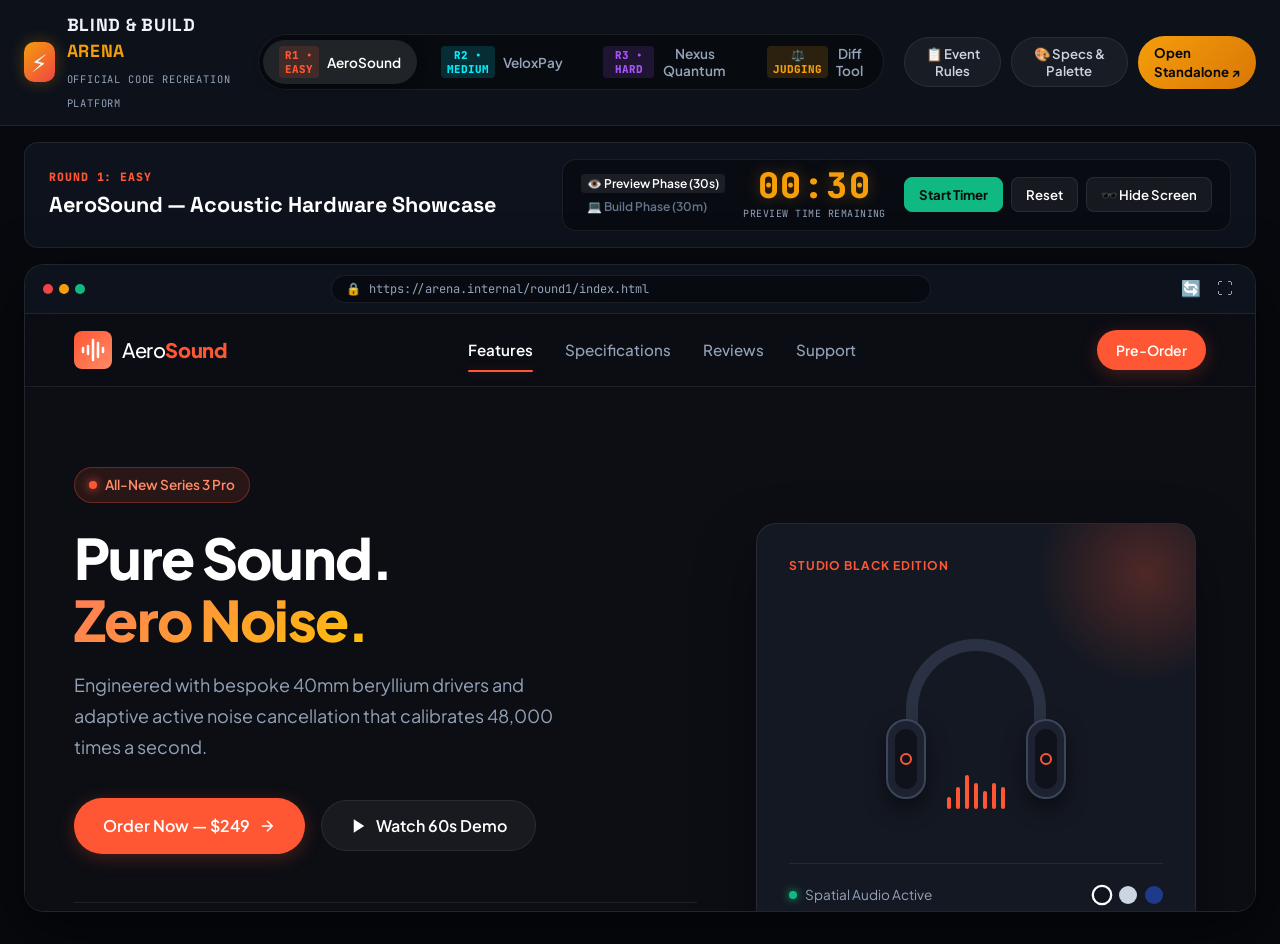
<file: index.html>
<!DOCTYPE html>
<html lang="en">
  <head>
    <meta charset="UTF-8" />
    <meta http-equiv="refresh" content="0; url=Blind%20and%20Build/index.html" />
    <title>Redirecting...</title>
  </head>
  <body>
    <p>Redirecting to the project homepage...</p>
    <script>
      window.location.replace("Blind%20and%20Build/index.html");
    </script>
  </body>
</html>
</file>
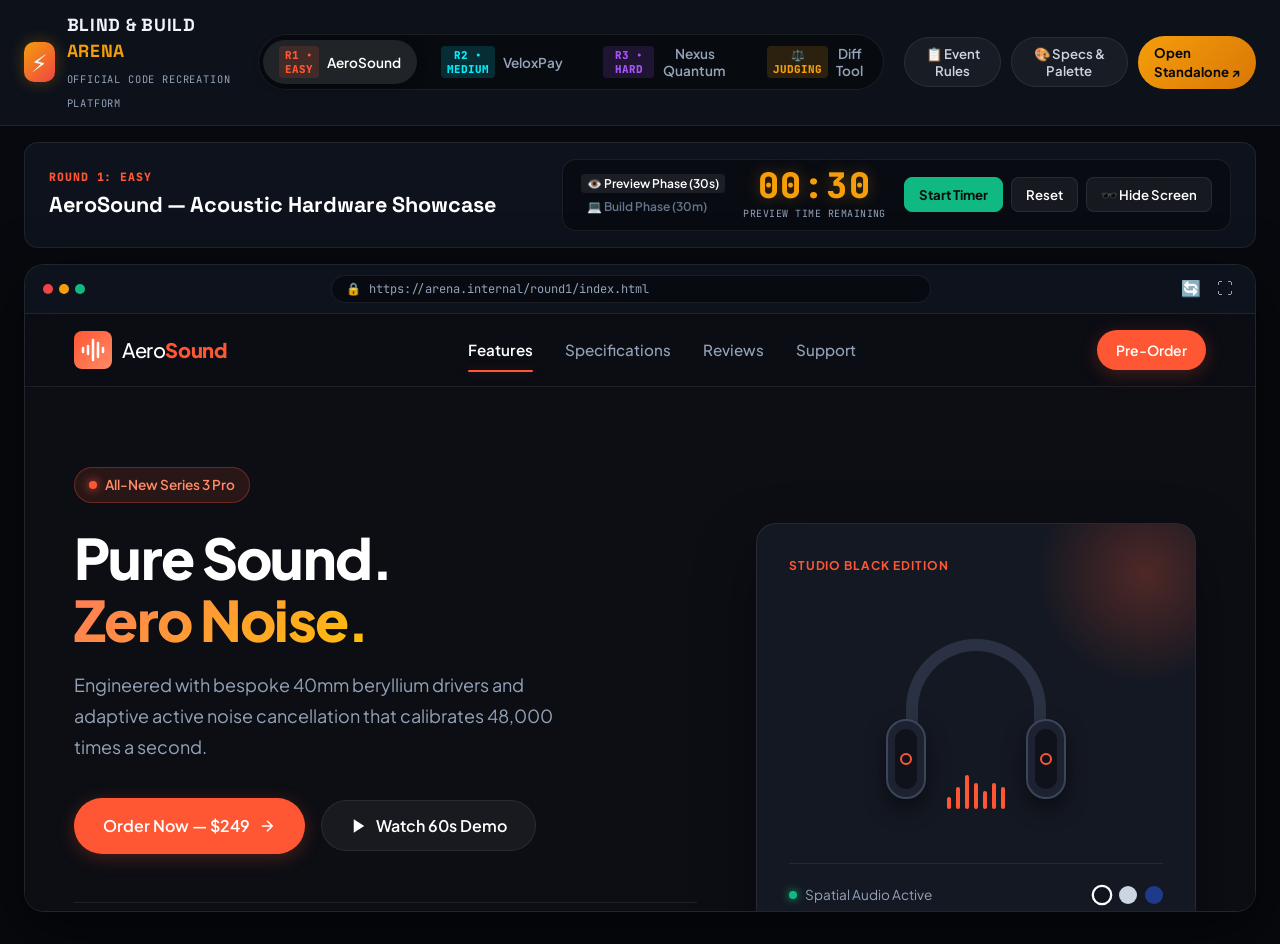
<file: Blind and Build/index.html>
<!DOCTYPE html>
<html lang="en">

<head>
  <meta charset="UTF-8">
  <meta name="viewport" content="width=device-width, initial-scale=1.0">
  <title>BLIND & BUILD ARENA 2026 — Master Event Platform</title>
  <link rel="preconnect" href="https://fonts.googleapis.com">
  <link rel="preconnect" href="https://fonts.gstatic.com" crossorigin>
  <link
    href="https://fonts.googleapis.com/css2?family=Plus+Jakarta+Sans:wght@400;500;600;700;800&family=JetBrains+Mono:wght@500;700&family=Space+Grotesk:wght@600;700;800&display=swap"
    rel="stylesheet">
  <link rel="stylesheet" href="hub.css">
</head>

<body>
  <!-- Master Control Header -->
  <header class="master-header">
    <div class="header-left">
      <div class="arena-logo">
        <span class="arena-icon">⚡</span>
        <div class="logo-copy">
          <span class="logo-title">BLIND & BUILD <strong>ARENA</strong></span>
          <span class="logo-sub">OFFICIAL CODE RECREATION PLATFORM</span>
        </div>
      </div>
    </div>

    <!-- Central Round Selector Tabs -->
    <div class="round-nav">
      <button class="round-btn active" data-round="1" id="tab-round-1">
        <span class="r-badge easy">R1 • EASY</span>
        <span class="r-name">AeroSound</span>
      </button>

      <button class="round-btn" data-round="2" id="tab-round-2">
        <span class="r-badge medium">R2 • MEDIUM</span>
        <span class="r-name">VeloxPay</span>
      </button>

      <button class="round-btn" data-round="3" id="tab-round-3">
        <span class="r-badge hard">R3 • HARD</span>
        <span class="r-name">Nexus Quantum</span>
      </button>

      <button class="round-btn judge-tab" id="tab-judge">
        <span class="r-badge judge">⚖️ JUDGING</span>
        <span class="r-name">Diff Tool</span>
      </button>
    </div>

    <div class="header-right">
      <button class="btn btn-sm btn-outline" id="rules-btn">📋 Event Rules</button>
      <button class="btn btn-sm btn-outline" id="specs-btn">🎨 Specs & Palette</button>
      <a href="round1/index.html" target="_blank" class="btn btn-sm btn-primary" id="open-target-btn">
        Open Standalone ↗
      </a>
    </div>
  </header>

  <!-- Live Arena Main Stage -->
  <main class="arena-main">
    <!-- Event Control Bar (Timer & Phase Controller) -->
    <section class="controller-bar" id="control-panel">
      <div class="stage-info">
        <div class="round-pill" id="current-round-pill">ROUND 1: EASY</div>
        <h2 class="round-heading" id="current-round-title">AeroSound — Acoustic Hardware Showcase</h2>
      </div>

      <!-- Integrated Event Timer -->
      <div class="timer-module">
        <div class="timer-mode-selector">
          <button class="mode-tag active" data-mode="observe" id="mode-observe-btn">👁️ Preview Phase (30s)</button>
          <button class="mode-tag" data-mode="build" id="mode-build-btn">💻 Build Phase (30m)</button>
        </div>

        <div class="timer-display" id="timer-box">
          <span class="time-readout" id="time-display">00:30</span>
          <span class="time-phase-label" id="phase-label">PREVIEW TIME REMAINING</span>
        </div>

        <div class="timer-controls">
          <button class="btn-ctrl start" id="timer-toggle-btn">Start Timer</button>
          <button class="btn-ctrl reset" id="timer-reset-btn">Reset</button>
          <button class="btn-ctrl" id="blind-toggle-btn" title="Toggle blindfold veil manually">🕶️ Hide Screen</button>
        </div>
      </div>
    </section>

    <!-- Main Viewport (Target Website Iframe & Blindfold Overlay) -->
    <section class="viewport-wrapper" id="stage-viewport">
      <div class="viewport-header">
        <div class="browser-dots">
          <span class="dot red"></span>
          <span class="dot yellow"></span>
          <span class="dot green"></span>
        </div>
        <div class="browser-url-bar">
          <span class="ssl-icon">🔒</span>
          <span class="url-text" id="target-url-label">https://arena.internal/round1/index.html</span>
        </div>
        <div class="viewport-actions">
          <button class="vp-btn" id="reload-iframe-btn" title="Reload Target Page">🔄</button>
          <button class="vp-btn" id="fullscreen-btn" title="Fullscreen Presentation Mode">⛶</button>
        </div>
      </div>

      <div class="iframe-container" id="iframe-box">
        <iframe src="round1/index.html" id="target-frame" title="Target Website Viewport"></iframe>

        <!-- The Blind Screen Mask (Appears when timer ends or manually activated) -->
        <div class="blind-screen hidden" id="blind-overlay">
          <div class="blind-card">
            <div class="blind-icon">🕶️</div>
            <h2 class="blind-title">PREVIEW PHASE ENDED</h2>
            <p class="blind-desc">The target website has been hidden. Contestants, you may now open your code editors
              and start building from memory!</p>
            <div class="blind-meta">
              <span class="badge-phase">BUILD PHASE IN PROGRESS</span>
            </div>
            <button class="btn btn-primary" id="unblind-btn">Reveal Screen (Organizer Only)</button>
          </div>
        </div>
      </div>
    </section>

    <!-- Judge Comparison View (Hidden by default, shown when Judge tab is clicked) -->
    <section class="judge-arena hidden" id="judge-section">
      <div class="judge-header">
        <div class="judge-title">
          <h3>⚖️ Side-by-Side &amp; True Pixel-Diff Overlay Evaluator</h3>
          <p>Compare participant's build against the original target. Switch to Overlay mode and use opacity to spot pixel-level alignment differences.</p>
        </div>

        <div class="judge-top-controls">
          <!-- Target Round Picker -->
          <div class="judge-control-group">
            <label>Target Round:</label>
            <select id="judge-round-picker" class="judge-select">
              <option value="1">Round 1: AeroSound (Easy)</option>
              <option value="2">Round 2: VeloxPay (Medium)</option>
              <option value="3">Round 3: Nexus Quantum (Hard)</option>
            </select>
          </div>

          <!-- View Mode Switcher -->
          <div class="judge-view-modes">
            <button class="view-mode-btn active" data-mode="split" id="mode-split-btn">↔️ Split View</button>
            <button class="view-mode-btn" data-mode="overlay" id="mode-overlay-btn">🧅 Pixel Overlay</button>
          </div>

          <!-- Opacity Slider -->
          <div class="slider-control" id="opacity-control-box">
            <label>Overlay Opacity:</label>
            <input type="range" id="opacity-slider" min="0" max="100" value="50">
            <span id="opacity-val">50%</span>
          </div>
        </div>
      </div>

      <!-- Submission Loader Bar -->
      <div class="judge-input-bar">
        <div class="judge-field">
          <label>Participant Submission URL or Path:</label>
          <input type="text" id="participant-url-input" placeholder="e.g. http://localhost:5500/participant/ or round1/index.html">
        </div>
        <button class="btn btn-primary" id="load-participant-btn">Load URL</button>

        <label for="participant-file-input" class="btn btn-outline" id="upload-file-label">
          📁 Upload HTML File
        </label>
        <input type="file" id="participant-file-input" accept=".html,.htm" style="display: none;">

        <div class="sample-presets">
          <span class="preset-label">Quick Test:</span>
          <button class="btn-preset" data-path="round1/index.html">R1</button>
          <button class="btn-preset" data-path="round2/index.html">R2</button>
          <button class="btn-preset" data-path="round3/index.html">R3</button>
        </div>
      </div>

      <!-- Diff Viewports (Split or Stacked Overlay) -->
      <div class="diff-viewports" id="diff-viewports-container">
        <div class="diff-pane" id="diff-pane-target">
          <div class="diff-pane-title">
            <span class="pane-badge target">REFERENCE</span>
            <span id="diff-target-label">ORIGINAL TARGET: Round 1 (AeroSound)</span>
          </div>
          <iframe src="round1/index.html" id="diff-target-frame"></iframe>
        </div>

        <div class="diff-pane" id="diff-pane-participant">
          <div class="diff-pane-title">
            <span class="pane-badge participant">CONTESTANT</span>
            <span id="diff-participant-label">PARTICIPANT SUBMISSION</span>
          </div>
          <iframe src="round1/index.html" id="diff-participant-frame"></iframe>
        </div>
      </div>

      <!-- Interactive Scoring Calculator -->
      <div class="rubric-box">
        <div class="rubric-top">
          <div>
            <h4>Official 100-Point Scoring Calculator</h4>
            <p>Score the participant across all 4 calibrated competition rubrics.</p>
          </div>
          <div class="score-summary-pill">
            <span class="score-label">FINAL SCORE:</span>
            <strong class="score-value text-gold" id="total-score-display">0 / 100</strong>
            <span class="score-grade" id="score-grade-badge">PENDING EVALUATION</span>
            <button class="btn btn-sm btn-outline" id="copy-scorecard-btn">📋 Copy Scorecard</button>
          </div>
        </div>

        <div class="rubric-grid">
          <div class="rubric-item">
            <div class="rubric-header">
              <span class="r-cat">1. Layout &amp; Grid Accuracy</span>
              <span class="r-max">Max: 30 pts</span>
            </div>
            <span class="r-desc">Flexbox, grid proportions, alignment, padding &amp; visual hierarchy.</span>
            <div class="score-input-wrap">
              <input type="number" class="score-input" id="score-layout" min="0" max="30" value="0">
              <span class="input-denom">/ 30</span>
            </div>
          </div>

          <div class="rubric-item">
            <div class="rubric-header">
              <span class="r-cat">2. Styling &amp; Visual Fidelity</span>
              <span class="r-max">Max: 30 pts</span>
            </div>
            <span class="r-desc">Color palette accuracy, typography, border-radius, shadows, &amp; gradients.</span>
            <div class="score-input-wrap">
              <input type="number" class="score-input" id="score-styling" min="0" max="30" value="0">
              <span class="input-denom">/ 30</span>
            </div>
          </div>

          <div class="rubric-item">
            <div class="rubric-header">
              <span class="r-cat">3. Interactivity &amp; Micro-states</span>
              <span class="r-max">Max: 20 pts</span>
            </div>
            <span class="r-desc">Hover transitions, toggles, scripts, buttons, dynamic calculations.</span>
            <div class="score-input-wrap">
              <input type="number" class="score-input" id="score-interactivity" min="0" max="20" value="0">
              <span class="input-denom">/ 20</span>
            </div>
          </div>

          <div class="rubric-item">
            <div class="rubric-header">
              <span class="r-cat">4. Code Quality &amp; Semantics</span>
              <span class="r-max">Max: 20 pts</span>
            </div>
            <span class="r-desc">Clean semantic HTML5, organized CSS architecture, and error-free JavaScript.</span>
            <div class="score-input-wrap">
              <input type="number" class="score-input" id="score-code" min="0" max="20" value="0">
              <span class="input-denom">/ 20</span>
            </div>
          </div>
        </div>
      </div>
    </section>
  </main>

  <!-- Specs & Palette Modal -->
  <div class="modal-backdrop hidden" id="specs-modal">
    <div class="modal-card">
      <div class="modal-header">
        <h3 id="modal-round-title">Round 1 — Design Tokens & Specs</h3>
        <button class="modal-close" id="close-specs-btn">&times;</button>
      </div>
      <div class="modal-body" id="modal-content">
        <!-- Injected via JavaScript based on active round -->
      </div>
    </div>
  </div>

  <!-- Rules Modal -->
  <div class="modal-backdrop hidden" id="rules-modal">
    <div class="modal-card">
      <div class="modal-header">
        <h3>Blind & Build Competition Rules</h3>
        <button class="modal-close" id="close-rules-btn">&times;</button>
      </div>
      <div class="modal-body rules-content">
        <div class="rule-block">
          <span class="rule-num">01</span>
          <div>
            <h4>Observation / Memorize Phase</h4>
            <p>Participants get a fixed observation window (<strong>30s for Round 1</strong>, <strong>45s for Round 2</strong>, and <strong>1 minute for Round 3</strong>) to study the website. <strong>No screenshots,
                no inspect element, and no note-taking</strong> (or as permitted by rules). Study the hierarchy, colors,
              spacing, and interactive components.</p>
          </div>
        </div>

        <div class="rule-block">
          <span class="rule-num">02</span>
          <div>
            <h4>The Blindfold / Build Phase</h4>
            <p>Once the preview timer expires, the target website is concealed. Participants have 30–60 minutes (30m for Round 1, 45m for Round 2, and 1 hour for Round 3) to
              recreate the webpage from memory using standard HTML5, CSS3, and JavaScript.</p>
          </div>
        </div>

        <div class="rule-block">
          <span class="rule-num">03</span>
          <div>
            <h4>Difficulty Progression</h4>
            <p><strong>Round 1 (Easy):</strong> Clean product landing page. Tests fundamental Flexbox, cards, and
              typography.<br>
              <strong>Round 2 (Medium):</strong> Fintech platform with glassmorphism, 3D floating credit card, and
              pricing switch.<br>
              <strong>Round 3 (Hard):</strong> High-density AI cloud telemetry dashboard with live streaming, pipeline
              visualizer, and code tabs.
            </p>
          </div>
        </div>

        <div class="rule-block">
          <span class="rule-num">04</span>
          <div>
            <h4>Judging & Victory</h4>
            <p>Judges evaluate fidelity using the built-in Pixel-Diff Overlay tool. Closest layout alignment, color
              reproduction, and interactive functionality wins the round!</p>
          </div>
        </div>
      </div>
    </div>
  </div>

  <script src="hub.js"></script>
</body>

</html>
</file>
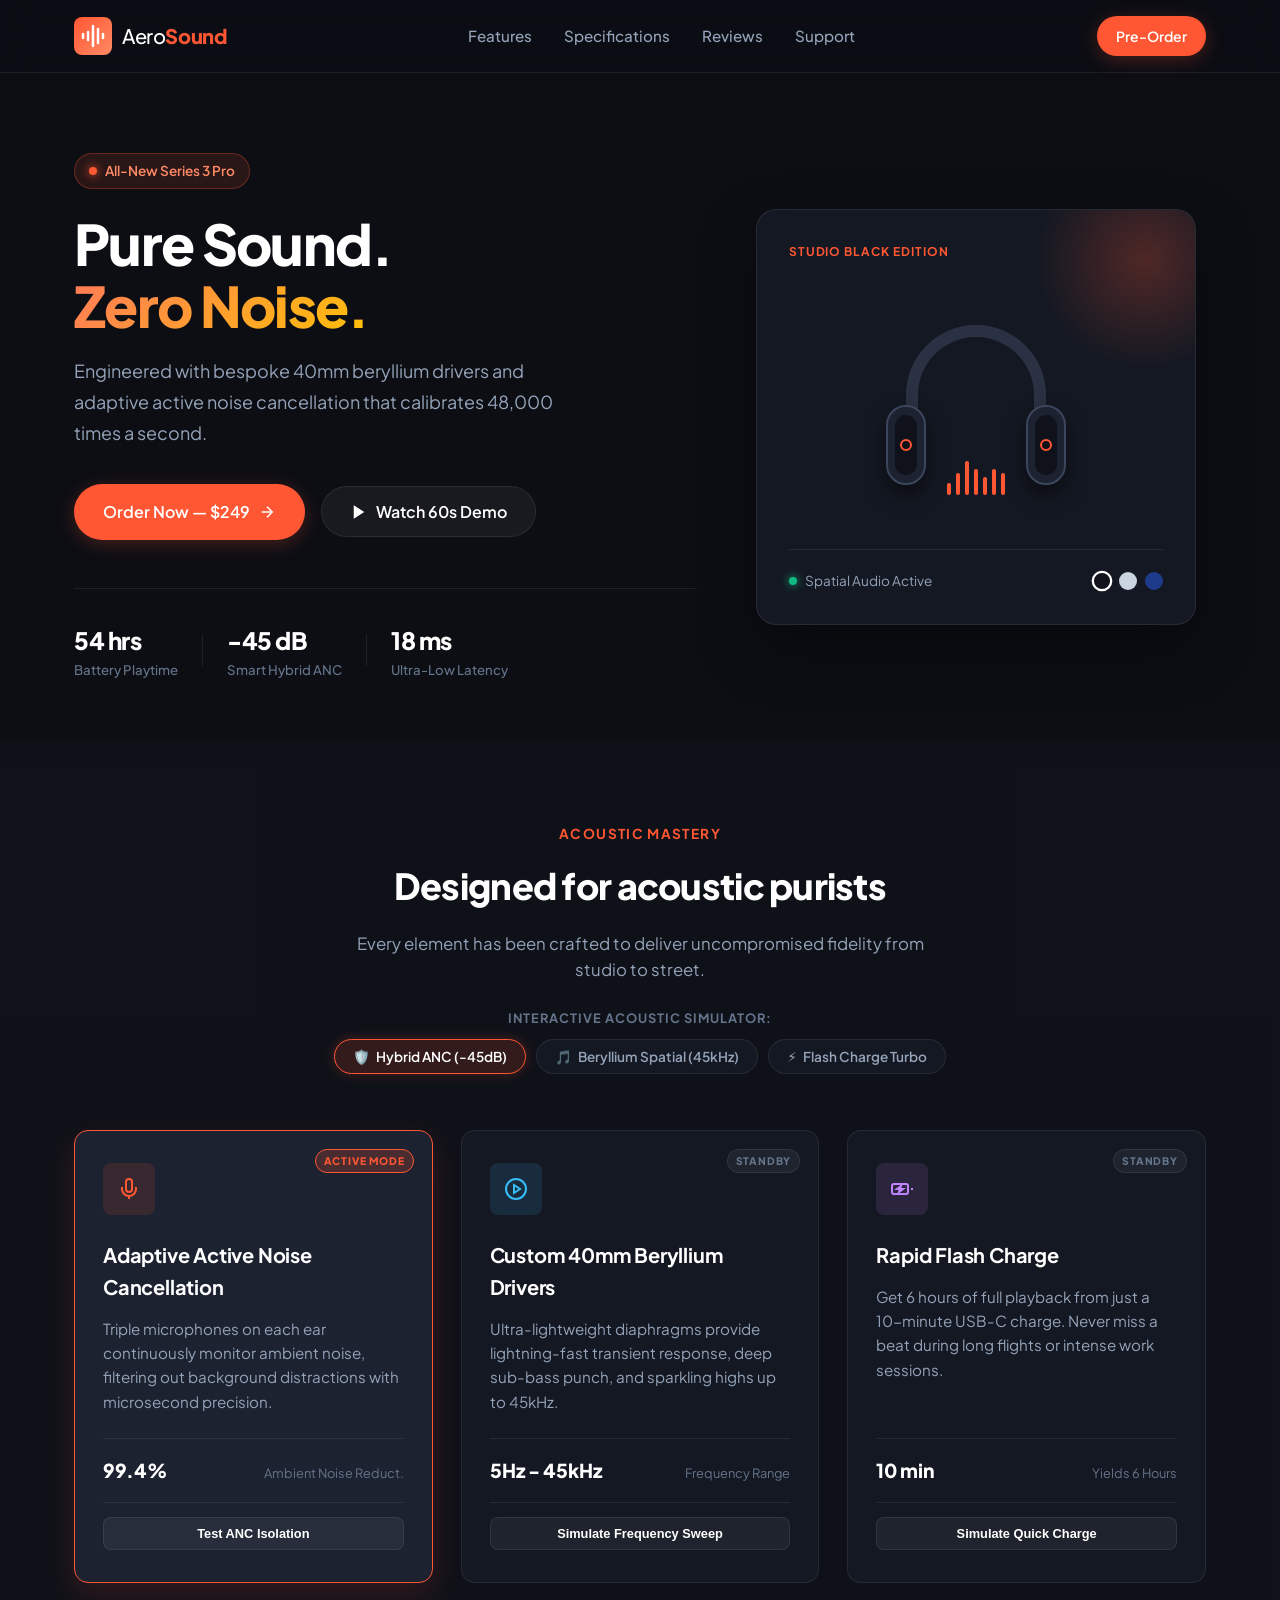
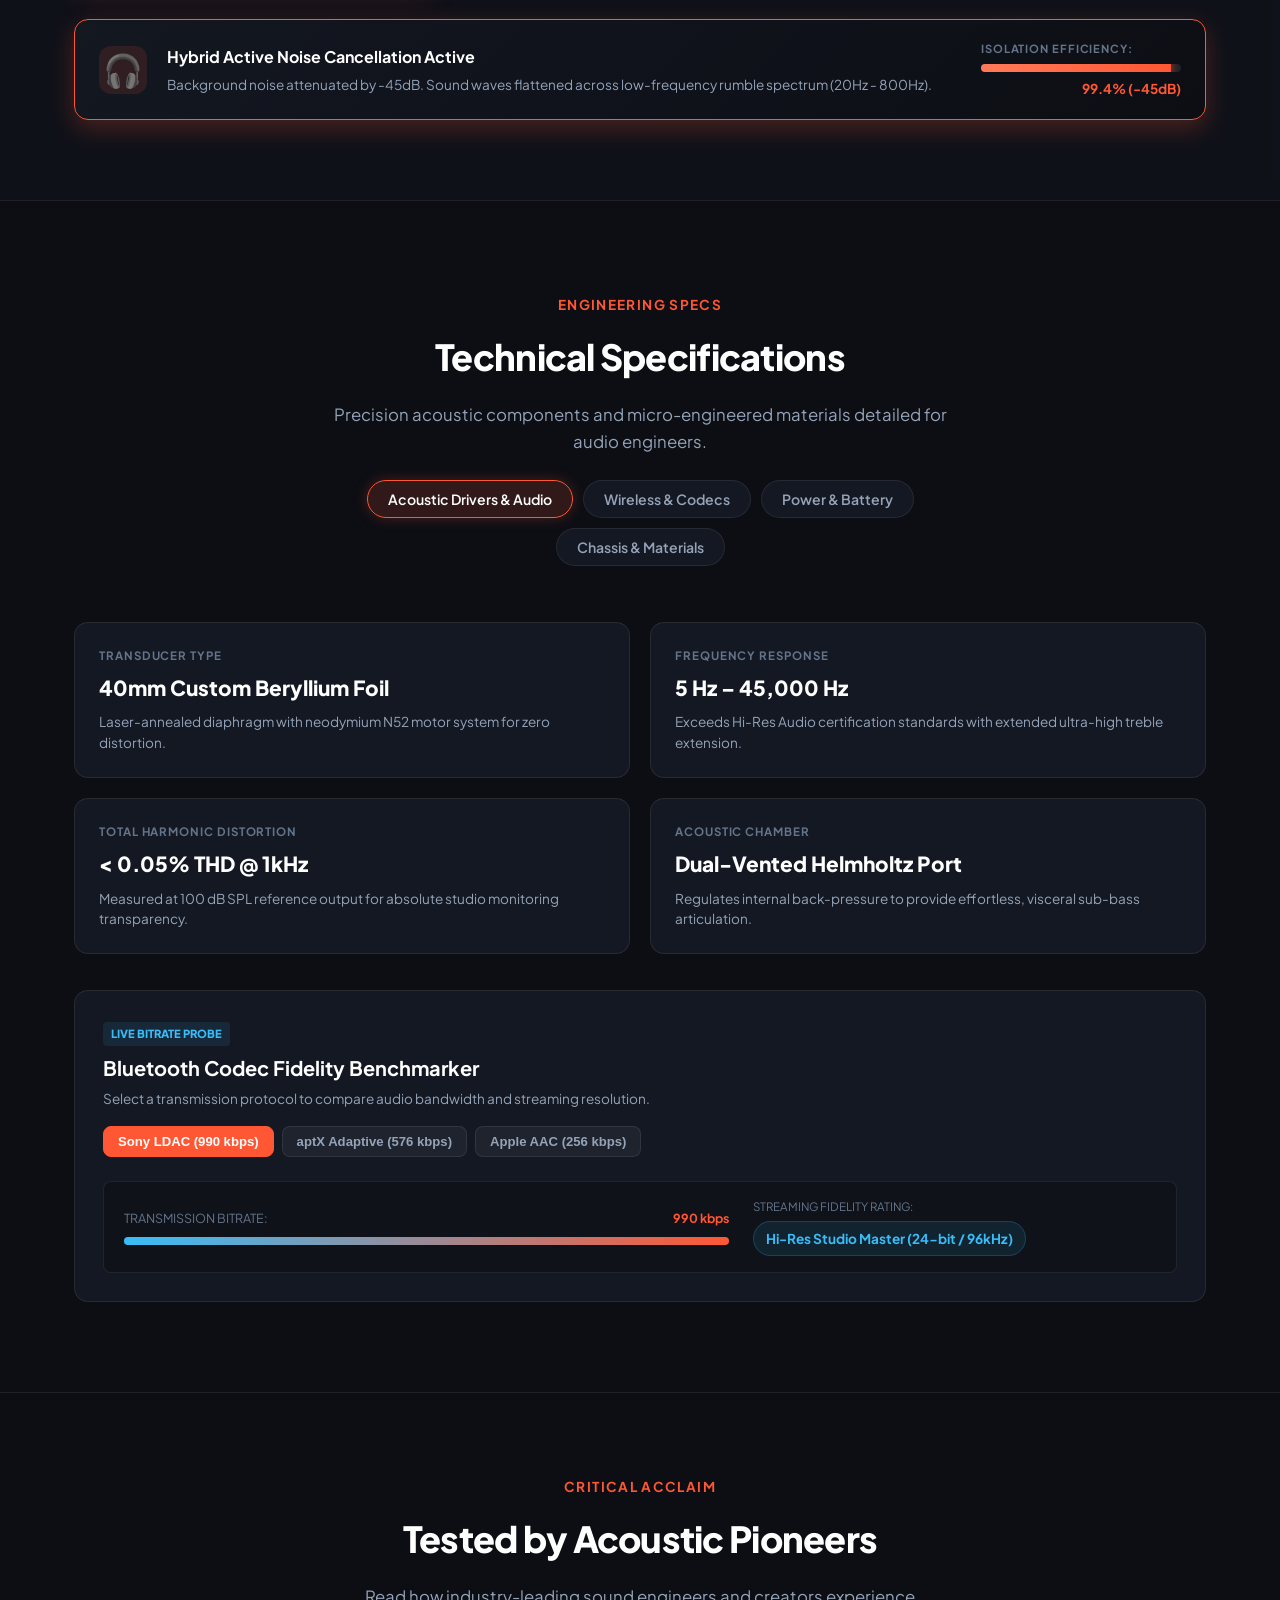
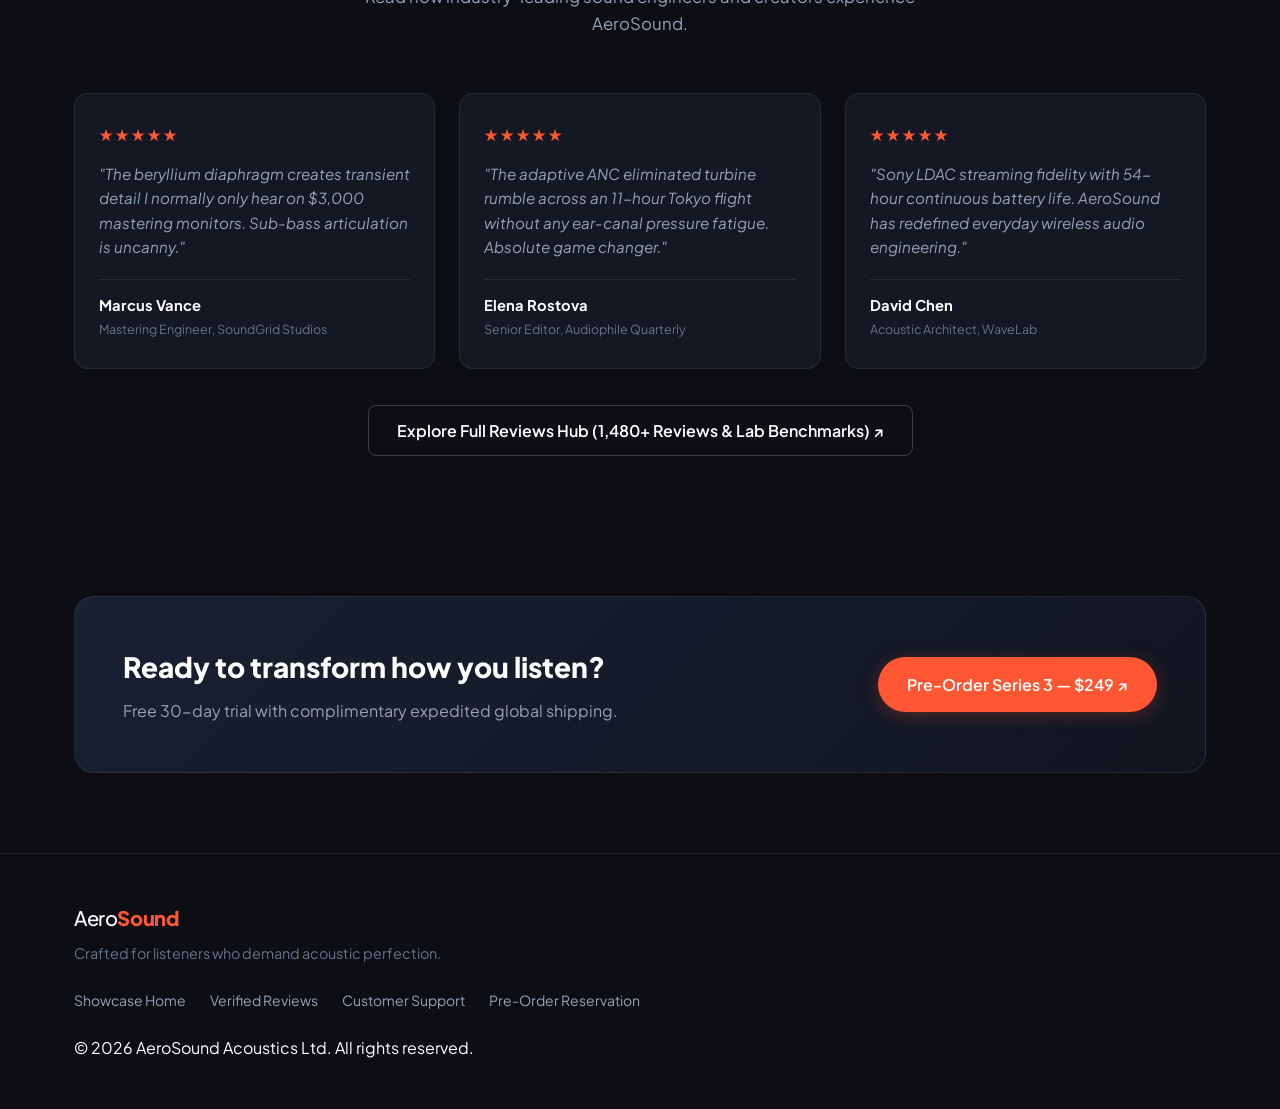
<file: Blind and Build/round1/index.html>
<!DOCTYPE html>
<html lang="en">
<head>
  <meta charset="UTF-8">
  <meta name="viewport" content="width=device-width, initial-scale=1.0">
  <title>AeroSound — Pure Sound. Zero Noise.</title>
  <link rel="preconnect" href="https://fonts.googleapis.com">
  <link rel="preconnect" href="https://fonts.gstatic.com" crossorigin>
  <link href="https://fonts.googleapis.com/css2?family=Plus+Jakarta+Sans:wght@400;500;600;700;800&display=swap" rel="stylesheet">
  <link rel="stylesheet" href="style.css">
</head>
<body>
  <!-- Header / Navigation -->
  <header class="navbar" id="main-nav">
    <div class="nav-container">
      <a href="#" class="logo">
        <span class="logo-mark">
          <svg width="24" height="24" viewBox="0 0 24 24" fill="none" stroke="currentColor" stroke-width="2.5" stroke-linecap="round" stroke-linejoin="round">
            <path d="M12 2v20M17 5v14M7 8v8M22 10v4M2 10v4"/>
          </svg>
        </span>
        <span class="logo-text">Aero<strong>Sound</strong></span>
      </a>

      <nav class="nav-links">
        <a href="#features" class="nav-link active">Features</a>
        <a href="#specs" class="nav-link">Specifications</a>
        <a href="reviews.html" class="nav-link">Reviews</a>
        <a href="support.html" class="nav-link">Support</a>
      </nav>

      <div class="nav-actions">
        <a href="preorder.html" class="btn btn-primary btn-sm" id="nav-order-btn">Pre-Order</a>
      </div>
    </div>
  </header>

  <!-- Hero Section -->
  <main>
    <section class="hero" id="hero-section">
      <div class="hero-container">
        <div class="hero-content">
          <div class="badge" id="hero-badge">
            <span class="badge-dot"></span>
            <span>All-New Series 3 Pro</span>
          </div>
          
          <h1 class="hero-title">
            Pure Sound.<br>
            <span class="text-gradient">Zero Noise.</span>
          </h1>

          <p class="hero-description">
            Engineered with bespoke 40mm beryllium drivers and adaptive active noise cancellation that calibrates 48,000 times a second.
          </p>

          <div class="hero-actions">
            <a href="preorder.html" class="btn btn-primary btn-lg" id="hero-buy-btn">
              Order Now — $249
              <svg width="18" height="18" viewBox="0 0 24 24" fill="none" stroke="currentColor" stroke-width="2">
                <path d="M5 12h14M12 5l7 7-7 7"/>
              </svg>
            </a>
            <button class="btn btn-secondary btn-lg" id="hero-demo-btn">
              <svg width="18" height="18" viewBox="0 0 24 24" fill="currentColor">
                <polygon points="5 3 19 12 5 21 5 3"/>
              </svg>
              Watch 60s Demo
            </button>
          </div>

          <!-- Quick Stats Row -->
          <div class="hero-stats">
            <div class="stat-item">
              <span class="stat-value">54 hrs</span>
              <span class="stat-label">Battery Playtime</span>
            </div>
            <div class="stat-divider"></div>
            <div class="stat-item">
              <span class="stat-value">-45 dB</span>
              <span class="stat-label">Smart Hybrid ANC</span>
            </div>
            <div class="stat-divider"></div>
            <div class="stat-item">
              <span class="stat-value">18 ms</span>
              <span class="stat-label">Ultra-Low Latency</span>
            </div>
          </div>
        </div>

        <!-- Hero Visual Showcase Card -->
        <div class="hero-visual">
          <div class="product-card" id="showcase-card">
            <div class="card-glow"></div>
            
            <div class="product-tag">Studio Black Edition</div>

            <div class="headphone-graphic">
              <div class="headphone-halo"></div>
              <!-- Minimalist Acoustic Illustration -->
              <div class="headphone-illustration">
                <div class="headband"></div>
                <div class="earcup left-cup">
                  <div class="earpad"></div>
                  <div class="metallic-ring"></div>
                </div>
                <div class="earcup right-cup">
                  <div class="earpad"></div>
                  <div class="metallic-ring"></div>
                </div>
                <!-- Soundwave animation bars -->
                <div class="sound-waves">
                  <span class="wave-bar bar-1"></span>
                  <span class="wave-bar bar-2"></span>
                  <span class="wave-bar bar-3"></span>
                  <span class="wave-bar bar-4"></span>
                  <span class="wave-bar bar-5"></span>
                  <span class="wave-bar bar-4"></span>
                  <span class="wave-bar bar-2"></span>
                </div>
              </div>
            </div>

            <div class="product-footer">
              <div class="product-status">
                <span class="status-indicator"></span>
                <span>Spatial Audio Active</span>
              </div>
              <div class="color-options">
                <span class="color-dot black active" title="Obsidian Black"></span>
                <span class="color-dot silver" title="Glacier Silver"></span>
                <span class="color-dot midnight" title="Midnight Navy"></span>
              </div>
            </div>
          </div>
        </div>
      </div>
    </section>

    <!-- Key Features Section (3 Cards) -->
    <section class="features" id="features">
      <div class="container">
        <div class="section-header">
          <span class="section-tag">Acoustic Mastery</span>
          <h2 class="section-title">Designed for acoustic purists</h2>
          <p class="section-subtitle">Every element has been crafted to deliver uncompromised fidelity from studio to street.</p>

          <!-- Interactive Acoustic Mode Switcher -->
          <div class="feature-mode-bar">
            <span class="mode-bar-label">Interactive Acoustic Simulator:</span>
            <div class="mode-buttons">
              <button class="feat-mode-btn active" data-mode="anc" data-card="card-anc">
                <span class="mode-icon">🛡️</span> Hybrid ANC (-45dB)
              </button>
              <button class="feat-mode-btn" data-mode="driver" data-card="card-drivers">
                <span class="mode-icon">🎵</span> Beryllium Spatial (45kHz)
              </button>
              <button class="feat-mode-btn" data-mode="battery" data-card="card-battery">
                <span class="mode-icon">⚡</span> Flash Charge Turbo
              </button>
            </div>
          </div>
        </div>

        <div class="feature-grid">
          <!-- Feature Card 1 -->
          <div class="feature-card active" id="card-anc" data-mode="anc">
            <div class="card-status-badge">ACTIVE MODE</div>
            <div class="feature-icon-wrapper icon-orange">
              <svg width="24" height="24" viewBox="0 0 24 24" fill="none" stroke="currentColor" stroke-width="2">
                <path d="M12 2a3 3 0 0 0-3 3v7a3 3 0 0 0 6 0V5a3 3 0 0 0-3-3z"/>
                <path d="M19 10v2a7 7 0 0 1-14 0v-2"/>
                <line x1="12" y1="19" x2="12" y2="22"/>
              </svg>
            </div>
            <h3 class="feature-card-title">Adaptive Active Noise Cancellation</h3>
            <p class="feature-card-text">
              Triple microphones on each ear continuously monitor ambient noise, filtering out background distractions with microsecond precision.
            </p>
            <div class="feature-metric">
              <span class="metric-num" id="anc-stat-val">99.4%</span>
              <span class="metric-desc">Ambient Noise Reduct.</span>
            </div>
            <div class="feature-test-action">
              <button class="btn-test-feat" data-target="anc">Test ANC Isolation</button>
            </div>
          </div>

          <!-- Feature Card 2 -->
          <div class="feature-card" id="card-drivers" data-mode="driver">
            <div class="card-status-badge">STANDBY</div>
            <div class="feature-icon-wrapper icon-blue">
              <svg width="24" height="24" viewBox="0 0 24 24" fill="none" stroke="currentColor" stroke-width="2">
                <circle cx="12" cy="12" r="10"/>
                <polygon points="10 8 16 12 10 16 10 8"/>
              </svg>
            </div>
            <h3 class="feature-card-title">Custom 40mm Beryllium Drivers</h3>
            <p class="feature-card-text">
              Ultra-lightweight diaphragms provide lightning-fast transient response, deep sub-bass punch, and sparkling highs up to 45kHz.
            </p>
            <div class="feature-metric">
              <span class="metric-num">5Hz - 45kHz</span>
              <span class="metric-desc">Frequency Range</span>
            </div>
            <div class="feature-test-action">
              <button class="btn-test-feat" data-target="driver">Simulate Frequency Sweep</button>
            </div>
          </div>

          <!-- Feature Card 3 -->
          <div class="feature-card" id="card-battery" data-mode="battery">
            <div class="card-status-badge">STANDBY</div>
            <div class="feature-icon-wrapper icon-purple">
              <svg width="24" height="24" viewBox="0 0 24 24" fill="none" stroke="currentColor" stroke-width="2">
                <rect x="2" y="7" width="16" height="10" rx="2" ry="2"/>
                <line x1="22" y1="11" x2="22" y2="13"/>
                <polygon points="7 12 11 9 10 12 13 12 9 15 10 12 7 12"/>
              </svg>
            </div>
            <h3 class="feature-card-title">Rapid Flash Charge</h3>
            <p class="feature-card-text">
              Get 6 hours of full playback from just a 10-minute USB-C charge. Never miss a beat during long flights or intense work sessions.
            </p>
            <div class="feature-metric">
              <span class="metric-num" id="battery-stat-val">10 min</span>
              <span class="metric-desc">Yields 6 Hours</span>
            </div>
            <div class="feature-test-action">
              <button class="btn-test-feat" data-target="battery">Simulate Quick Charge</button>
            </div>
          </div>
        </div>

        <!-- Interactive Simulation Output Banner -->
        <div class="sim-feedback-banner" id="acoustic-sim-output">
          <div class="sim-icon">🎧</div>
          <div class="sim-info">
            <h4 id="sim-title">Hybrid Active Noise Cancellation Active</h4>
            <p id="sim-desc">Background noise attenuated by -45dB. Sound waves flattened across low-frequency rumble spectrum (20Hz - 800Hz).</p>
          </div>
          <div class="sim-meter">
            <span class="meter-label">ISOLATION EFFICIENCY:</span>
            <div class="sim-bar"><div class="sim-bar-fill" id="sim-bar-fill" style="width: 95%;"></div></div>
            <span class="meter-val text-orange" id="sim-meter-val">99.4% (-45dB)</span>
          </div>
        </div>
      </div>
    </section>

    <!-- Workable Hardware Specifications Section -->
    <section class="specs-section" id="specs">
      <div class="container">
        <div class="section-header">
          <span class="section-tag">ENGINEERING SPECS</span>
          <h2 class="section-title">Technical Specifications</h2>
          <p class="section-subtitle">Precision acoustic components and micro-engineered materials detailed for audio engineers.</p>

          <!-- Category Filter Tabs -->
          <div class="specs-tab-bar">
            <button class="spec-tab active" data-category="audio">Acoustic Drivers &amp; Audio</button>
            <button class="spec-tab" data-category="wireless">Wireless &amp; Codecs</button>
            <button class="spec-tab" data-category="battery">Power &amp; Battery</button>
            <button class="spec-tab" data-category="build">Chassis &amp; Materials</button>
          </div>
        </div>

        <!-- Dynamic Spec Grid Container -->
        <div class="specs-grid" id="specs-container">
          <!-- Default: Audio Category -->
          <div class="spec-card">
            <span class="spec-label">TRANSDUCER TYPE</span>
            <div class="spec-value">40mm Custom Beryllium Foil</div>
            <p class="spec-detail">Laser-annealed diaphragm with neodymium N52 motor system for zero distortion.</p>
          </div>
          <div class="spec-card">
            <span class="spec-label">FREQUENCY RESPONSE</span>
            <div class="spec-value">5 Hz – 45,000 Hz</div>
            <p class="spec-detail">Exceeds Hi-Res Audio certification standards with extended ultra-high treble extension.</p>
          </div>
          <div class="spec-card">
            <span class="spec-label">TOTAL HARMONIC DISTORTION</span>
            <div class="spec-value">&lt; 0.05% THD @ 1kHz</div>
            <p class="spec-detail">Measured at 100 dB SPL reference output for absolute studio monitoring transparency.</p>
          </div>
          <div class="spec-card">
            <span class="spec-label">ACOUSTIC CHAMBER</span>
            <div class="spec-value">Dual-Vented Helmholtz Port</div>
            <p class="spec-detail">Regulates internal back-pressure to provide effortless, visceral sub-bass articulation.</p>
          </div>
        </div>

        <!-- Interactive Wireless Codec & Bitrate Tester -->
        <div class="codec-tester-card">
          <div class="codec-tester-head">
            <div class="codec-title-wrap">
              <span class="codec-tag">LIVE BITRATE PROBE</span>
              <h3>Bluetooth Codec Fidelity Benchmarker</h3>
              <p>Select a transmission protocol to compare audio bandwidth and streaming resolution.</p>
            </div>
            <div class="codec-buttons">
              <button class="codec-btn active" data-codec="ldac" data-bitrate="990" data-quality="Hi-Res Studio Master (24-bit / 96kHz)" data-pct="100">
                Sony LDAC (990 kbps)
              </button>
              <button class="codec-btn" data-codec="aptx" data-bitrate="576" data-quality="Lossless CD Quality (16-bit / 48kHz)" data-pct="58">
                aptX Adaptive (576 kbps)
              </button>
              <button class="codec-btn" data-codec="aac" data-bitrate="256" data-quality="Standard Streaming (VBR AAC)" data-pct="26">
                Apple AAC (256 kbps)
              </button>
            </div>
          </div>

          <div class="codec-display-row">
            <div class="codec-meter-wrap">
              <div class="codec-meter-labels">
                <span>TRANSMISSION BITRATE:</span>
                <strong class="text-orange" id="codec-bitrate-text">990 kbps</strong>
              </div>
              <div class="codec-bar-track">
                <div class="codec-bar-fill" id="codec-bar-fill" style="width: 100%;"></div>
              </div>
            </div>
            <div class="codec-badge-wrap">
              <span class="codec-badge-label">STREAMING FIDELITY RATING:</span>
              <div class="codec-status-pill" id="codec-quality-pill">Hi-Res Studio Master (24-bit / 96kHz)</div>
            </div>
          </div>
        </div>
      </div>
    </section>

    <!-- Reviews Section -->
    <section class="reviews-section" id="reviews">
      <div class="container">
        <div class="section-header">
          <span class="section-tag">CRITICAL ACCLAIM</span>
          <h2 class="section-title">Tested by Acoustic Pioneers</h2>
          <p class="section-subtitle">Read how industry-leading sound engineers and creators experience AeroSound.</p>
        </div>
        
        <div class="reviews-grid">
          <div class="review-card">
            <div class="review-stars">★★★★★</div>
            <p class="review-text">"The beryllium diaphragm creates transient detail I normally only hear on $3,000 mastering monitors. Sub-bass articulation is uncanny."</p>
            <div class="review-author">
              <span class="author-name">Marcus Vance</span>
              <span class="author-role">Mastering Engineer, SoundGrid Studios</span>
            </div>
          </div>
          <div class="review-card">
            <div class="review-stars">★★★★★</div>
            <p class="review-text">"The adaptive ANC eliminated turbine rumble across an 11-hour Tokyo flight without any ear-canal pressure fatigue. Absolute game changer."</p>
            <div class="review-author">
              <span class="author-name">Elena Rostova</span>
              <span class="author-role">Senior Editor, Audiophile Quarterly</span>
            </div>
          </div>
          <div class="review-card">
            <div class="review-stars">★★★★★</div>
            <p class="review-text">"Sony LDAC streaming fidelity with 54-hour continuous battery life. AeroSound has redefined everyday wireless audio engineering."</p>
            <div class="review-author">
              <span class="author-name">David Chen</span>
              <span class="author-role">Acoustic Architect, WaveLab</span>
            </div>
          </div>
        </div>

        <div style="text-align: center; margin-top: 36px;">
          <a href="reviews.html" class="btn btn-outline" style="border: 1px solid var(--border-hover); padding: 12px 28px; border-radius: var(--radius-sm); font-weight: 600;">
            Explore Full Reviews Hub (1,480+ Reviews &amp; Lab Benchmarks) ↗
          </a>
        </div>
      </div>
    </section>

    <!-- Callout Banner -->
    <section class="cta-banner" id="order">
      <div class="container">
        <div class="banner-box">
          <div class="banner-text">
            <h2>Ready to transform how you listen?</h2>
            <p>Free 30-day trial with complimentary expedited global shipping.</p>
          </div>
          <a href="preorder.html" class="btn btn-primary btn-lg">Pre-Order Series 3 — $249 ↗</a>
        </div>
      </div>
    </section>
  </main>

  <!-- Clean Footer -->
  <footer class="footer" id="support">
    <div class="container footer-content">
      <div class="footer-brand">
        <div class="logo">
          <span class="logo-text">Aero<strong>Sound</strong></span>
        </div>
        <p class="footer-tagline">Crafted for listeners who demand acoustic perfection.</p>
      </div>

      <div class="footer-links">
        <a href="index.html">Showcase Home</a>
        <a href="reviews.html">Verified Reviews</a>
        <a href="support.html">Customer Support</a>
        <a href="preorder.html">Pre-Order Reservation</a>
      </div>

      <div class="footer-copy">
        &copy; 2026 AeroSound Acoustics Ltd. All rights reserved.
      </div>
    </div>
  </footer>

  <script src="script.js"></script>
</body>
</html>
</file>
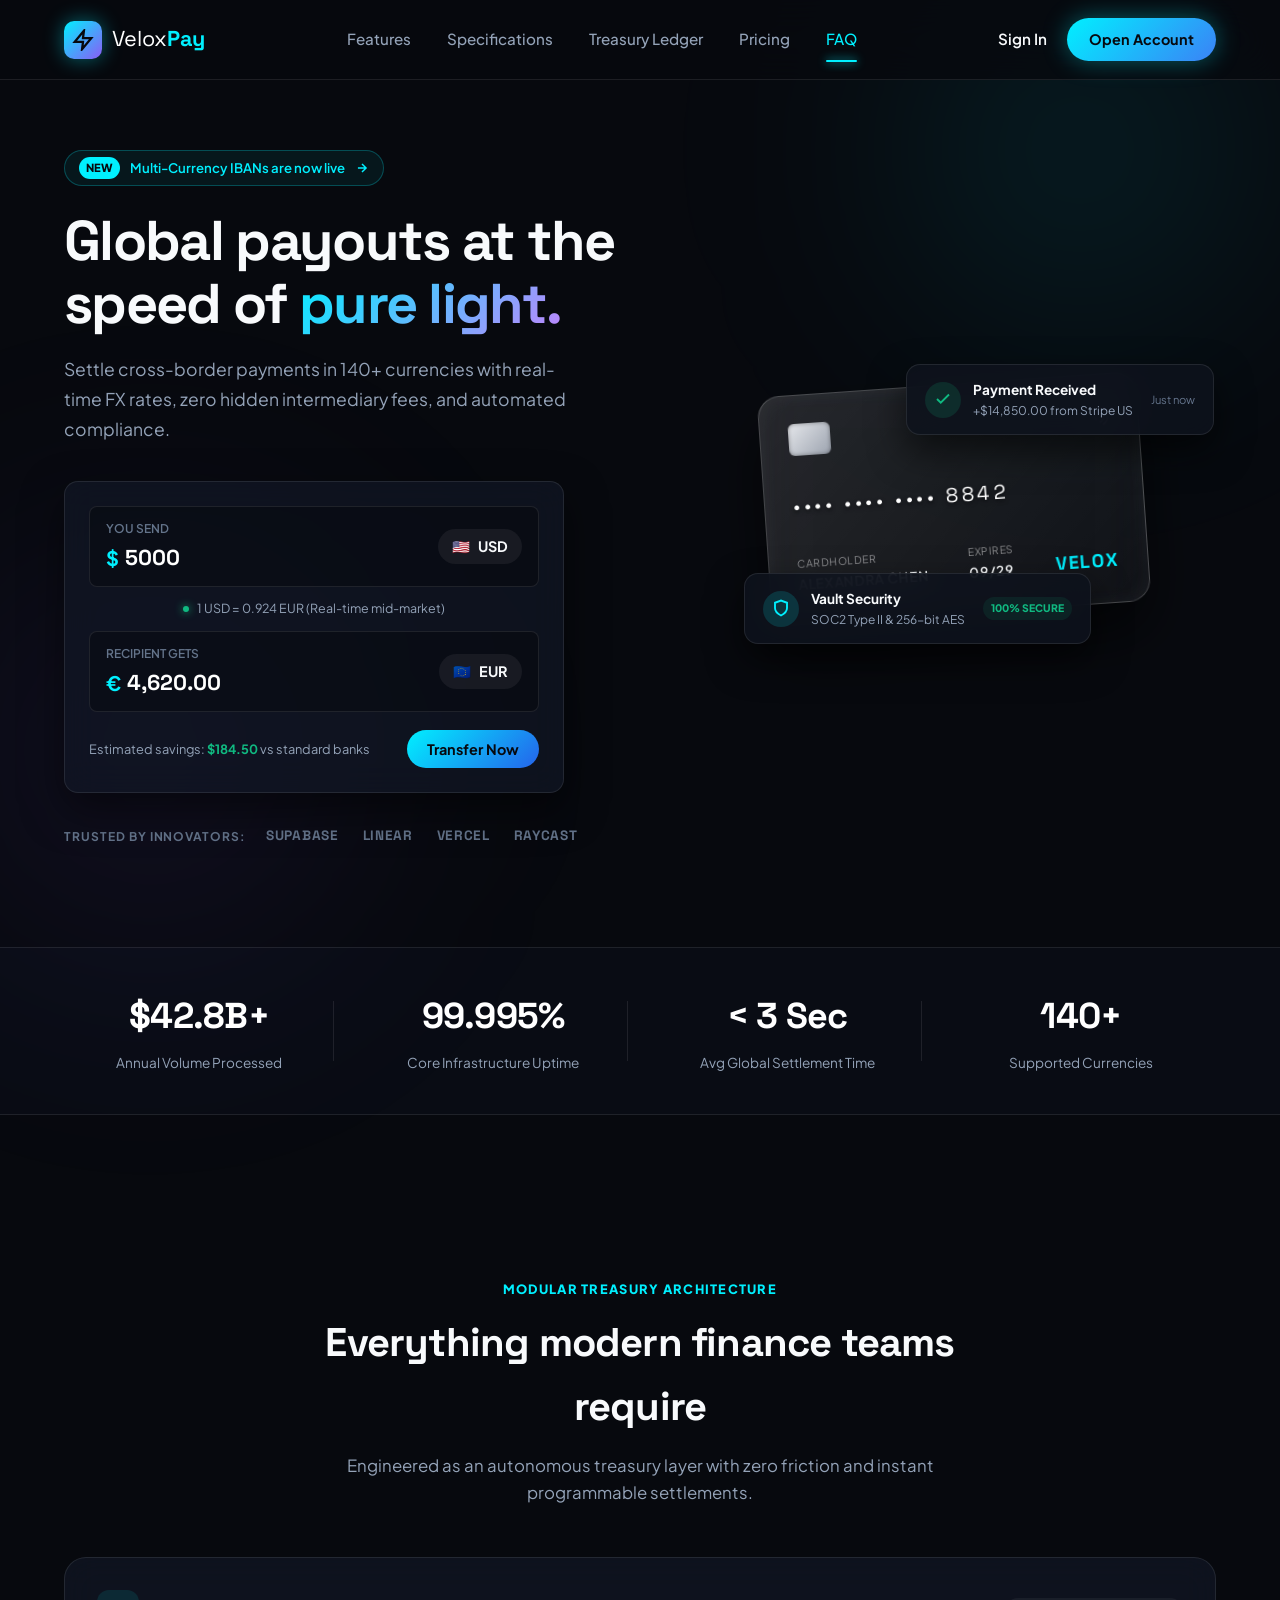
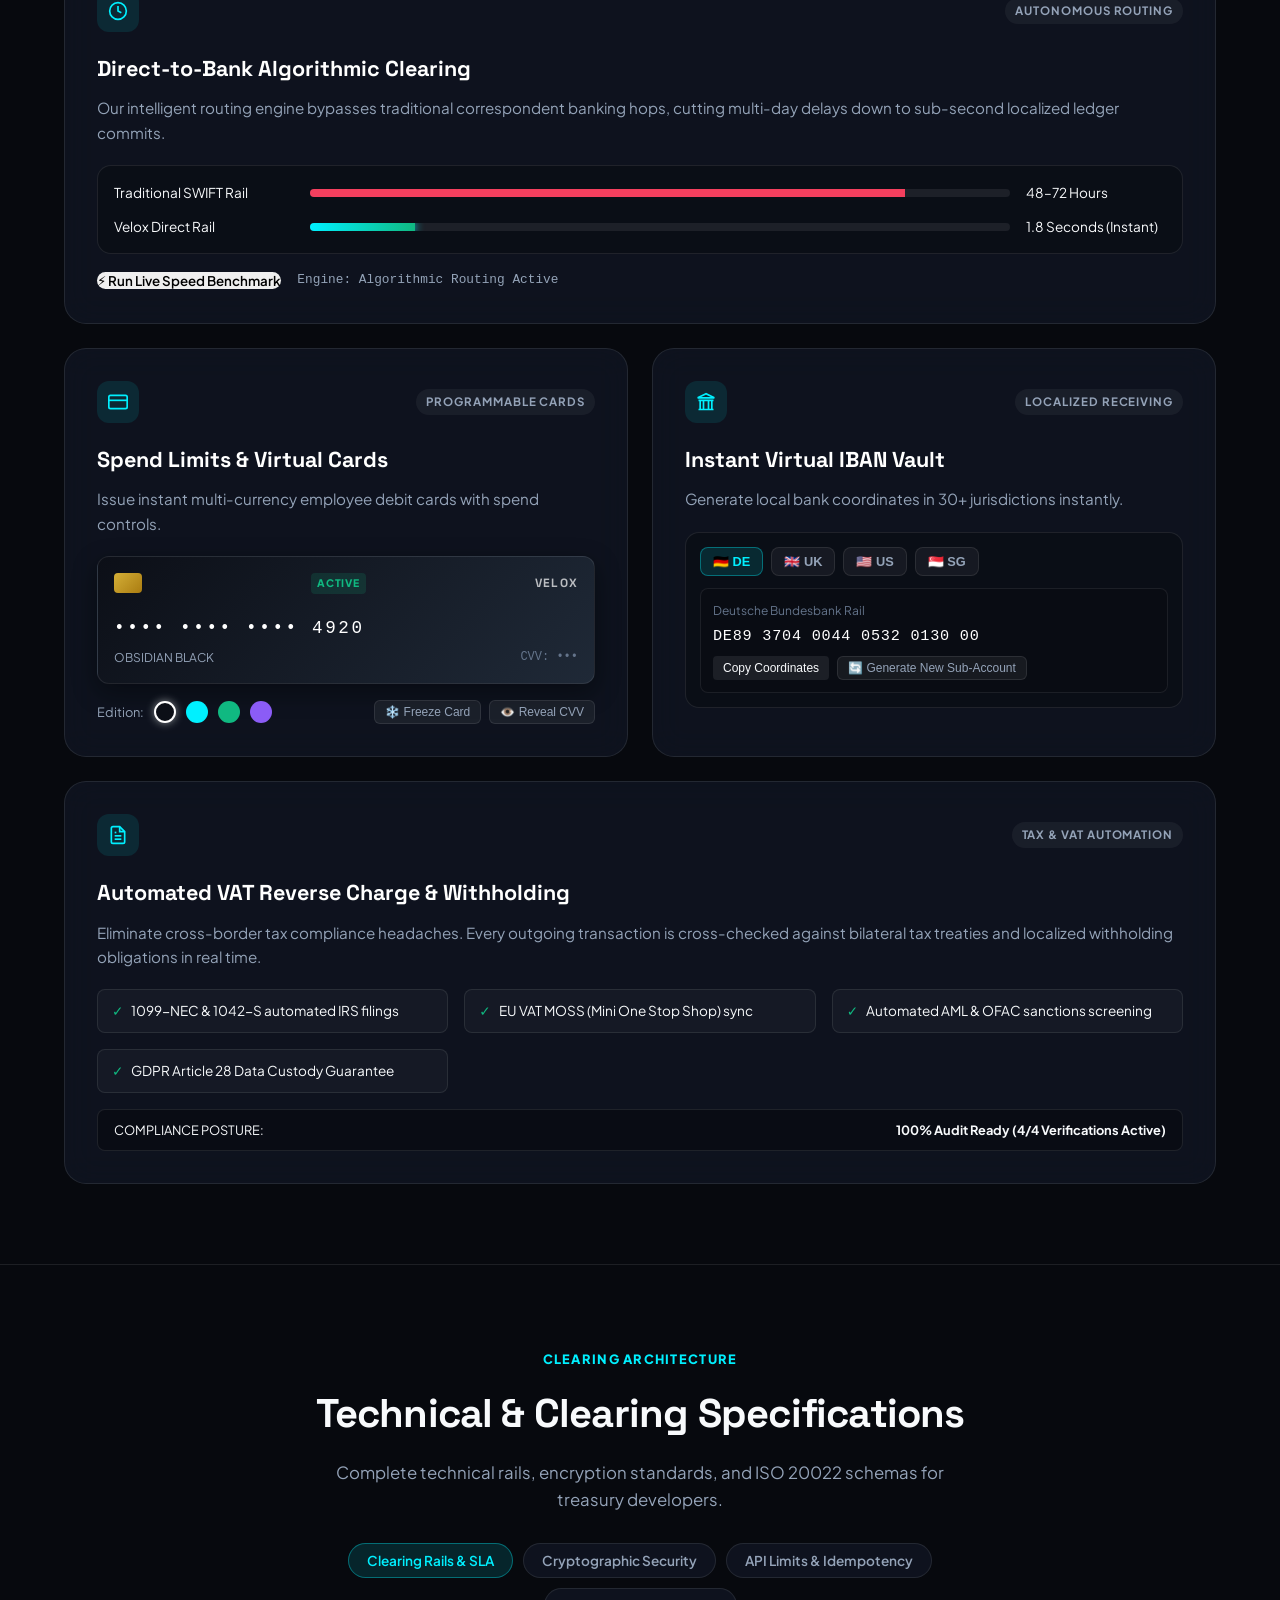
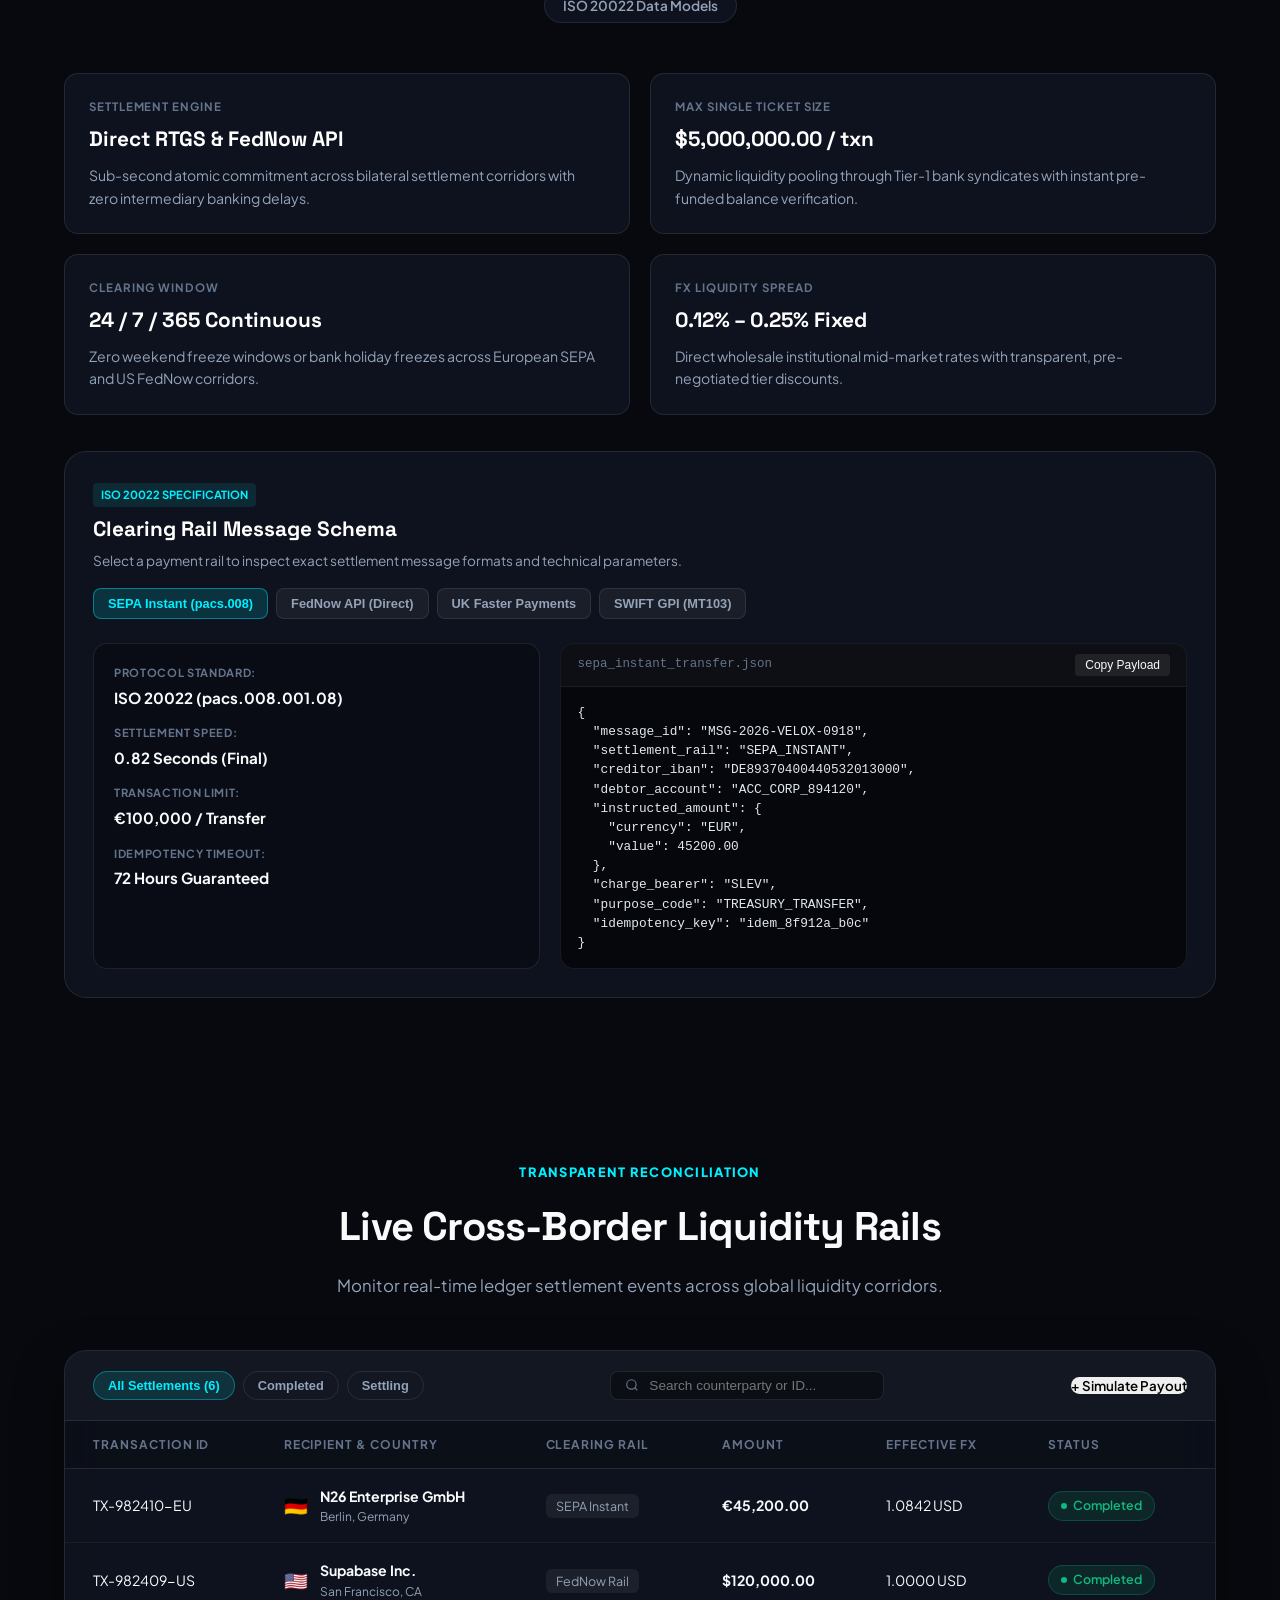
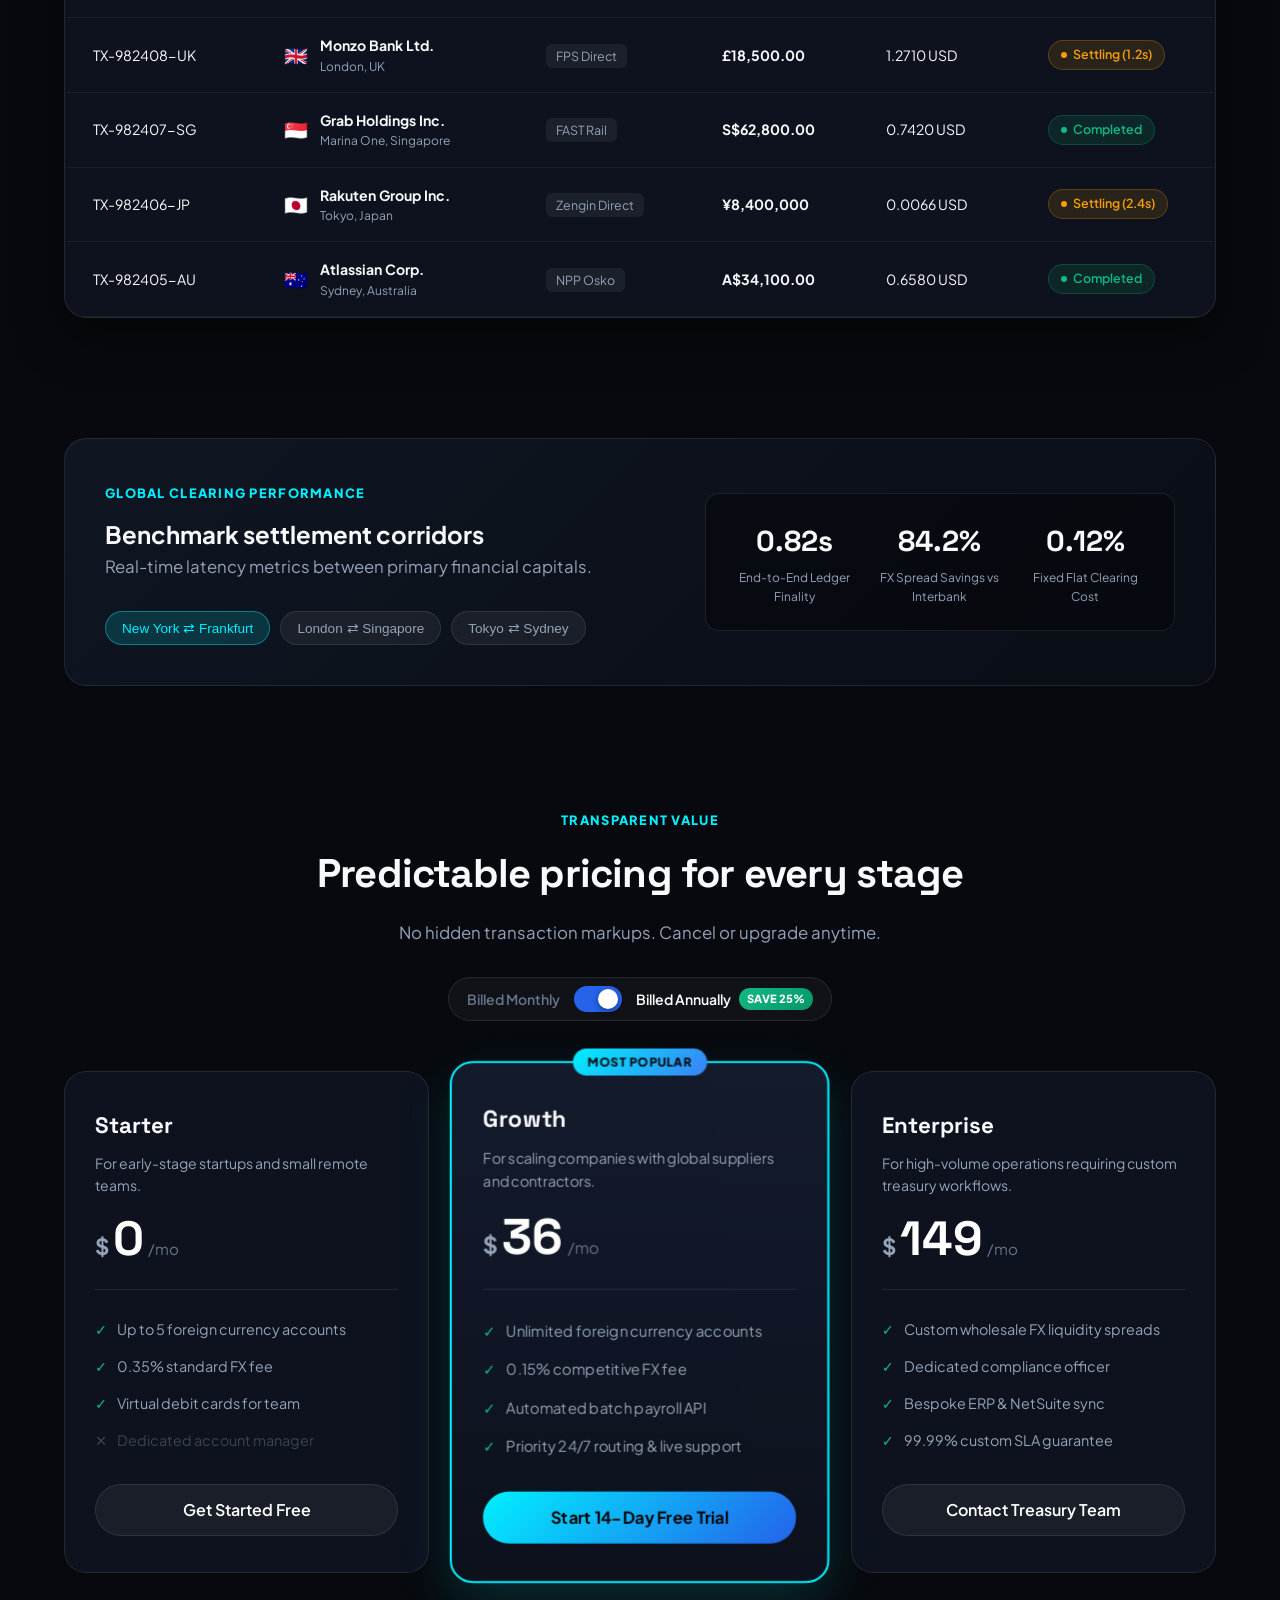
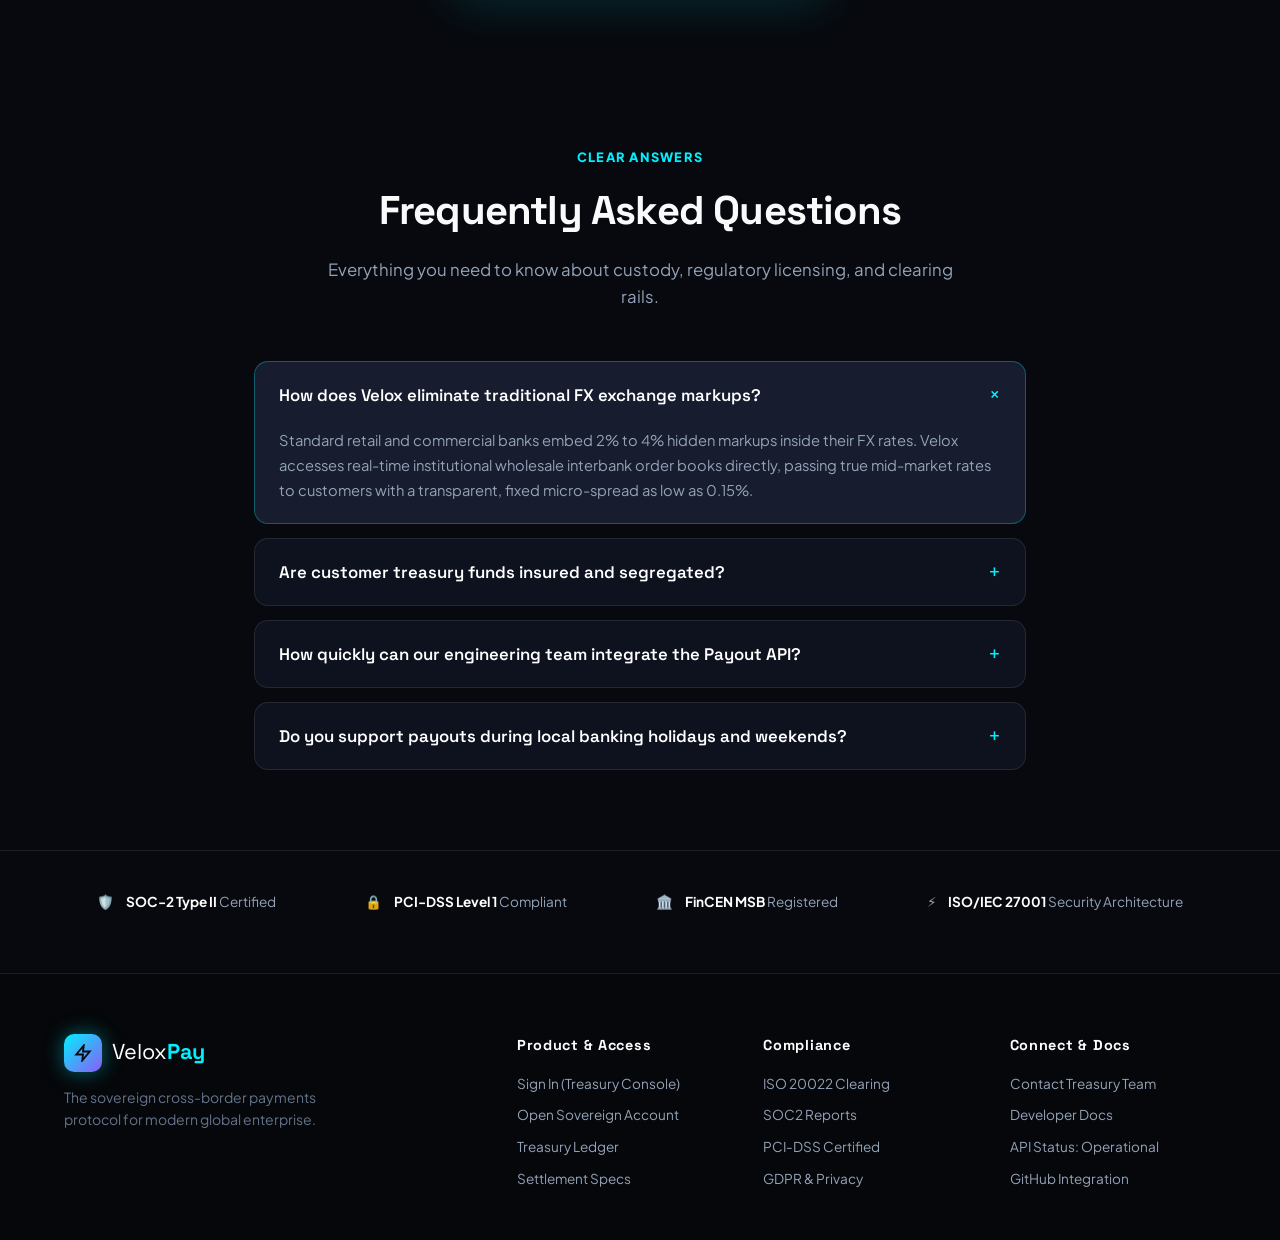
<file: Blind and Build/round2/index.html>
<!DOCTYPE html>
<html lang="en">
<head>
  <meta charset="UTF-8">
  <meta name="viewport" content="width=device-width, initial-scale=1.0">
  <title>Velox Finance — Next-Gen Cross-Border Treasury</title>
  <link rel="preconnect" href="https://fonts.googleapis.com">
  <link rel="preconnect" href="https://fonts.gstatic.com" crossorigin>
  <link href="https://fonts.googleapis.com/css2?family=Plus+Jakarta+Sans:wght@400;500;600;700;800&family=Space+Grotesk:wght@500;700&display=swap" rel="stylesheet">
  <link rel="stylesheet" href="style.css">
</head>
<body>
  <!-- Ambient Glow Blobs -->
  <div class="glow-orb orb-1"></div>
  <div class="glow-orb orb-2"></div>

  <!-- Header -->
  <header class="navbar" id="velox-nav">
    <div class="nav-container">
      <a href="#" class="brand">
        <div class="brand-symbol">
          <svg width="22" height="22" viewBox="0 0 24 24" fill="none" stroke="currentColor" stroke-width="2.5">
            <polygon points="13 2 3 14 12 14 11 22 21 10 12 10 13 2"/>
          </svg>
        </div>
        <span class="brand-name">Velox<strong>Pay</strong></span>
      </a>

      <nav class="nav-menu">
        <a href="#features" class="nav-item">Features</a>
        <a href="#specs" class="nav-item">Specifications</a>
        <a href="#ledger" class="nav-item">Treasury Ledger</a>
        <a href="#pricing" class="nav-item">Pricing</a>
        <a href="#faq" class="nav-item">FAQ</a>
      </nav>

      <div class="nav-buttons">
        <a href="login.html" class="btn-text">Sign In</a>
        <a href="signup.html" class="btn btn-glow">Open Account</a>
      </div>
    </div>
  </header>

  <!-- Hero Section -->
  <main>
    <section class="hero" id="hero">
      <div class="container hero-grid">
        <!-- Left Column -->
        <div class="hero-left">
          <div class="announcement-pill">
            <span class="pill-spark">NEW</span>
            <span>Multi-Currency IBANs are now live</span>
            <svg width="14" height="14" viewBox="0 0 24 24" fill="none" stroke="currentColor" stroke-width="2.5">
              <path d="M5 12h14M12 5l7 7-7 7"/>
            </svg>
          </div>

          <h1 class="hero-title">
            Global payouts at the speed of <span class="gradient-text">pure light.</span>
          </h1>

          <p class="hero-desc">
            Settle cross-border payments in 140+ currencies with real-time FX rates, zero hidden intermediary fees, and automated compliance.
          </p>

          <!-- Interactive Currency Calculator Widget -->
          <div class="currency-converter" id="currency-widget">
            <div class="calc-row">
              <div class="calc-field">
                <label>You send</label>
                <div class="input-group">
                  <span class="currency-symbol">$</span>
                  <input type="number" id="send-amount" value="5000" min="100" step="100">
                </div>
              </div>
              <div class="currency-selector">
                <span class="flag-icon">🇺🇸</span>
                <strong>USD</strong>
              </div>
            </div>

            <div class="calc-divider">
              <div class="rate-badge">
                <span class="pulse-indicator"></span>
                <span>1 USD = 0.924 EUR (Real-time mid-market)</span>
              </div>
            </div>

            <div class="calc-row">
              <div class="calc-field">
                <label>Recipient gets</label>
                <div class="input-group">
                  <span class="currency-symbol">€</span>
                  <input type="text" id="receive-amount" value="4,620.00" readonly>
                </div>
              </div>
              <div class="currency-selector">
                <span class="flag-icon">🇪🇺</span>
                <strong>EUR</strong>
              </div>
            </div>

            <div class="calc-footer">
              <span class="fee-text">Estimated savings: <strong>$184.50</strong> vs standard banks</span>
              <button class="btn btn-primary btn-calc">Transfer Now</button>
            </div>
          </div>

          <!-- Trust Badges -->
          <div class="trust-row">
            <span class="trust-label">TRUSTED BY INNOVATORS:</span>
            <div class="partner-logos">
              <span>SUPABASE</span>
              <span>LINEAR</span>
              <span>VERCEL</span>
              <span>RAYCAST</span>
            </div>
          </div>
        </div>

        <!-- Right Column: Glassmorphic Floating Cards & Micro-widgets -->
        <div class="hero-right">
          <div class="card-scene">
            <!-- Floating Main Glass Credit Card -->
            <div class="glass-card" id="main-credit-card">
              <div class="card-chip-row">
                <div class="emv-chip"></div>
                <div class="card-contactless">
                  <svg width="20" height="20" viewBox="0 0 24 24" fill="none" stroke="currentColor" stroke-width="2">
                    <path d="M8.5 16.5a5 5 0 0 1 0-9M12 20a9 9 0 0 0 0-16M15.5 23a13 13 0 0 0 0-22"/>
                  </svg>
                </div>
              </div>
              <div class="card-number">•••• •••• •••• 8842</div>
              <div class="card-details">
                <div>
                  <div class="card-label">CARDHOLDER</div>
                  <div class="card-val">ALEXANDRA CHEN</div>
                </div>
                <div>
                  <div class="card-label">EXPIRES</div>
                  <div class="card-val">09/29</div>
                </div>
                <div class="card-network">VELOX</div>
              </div>
            </div>

            <!-- Floating Notification Badge 1 -->
            <div class="floating-widget widget-top">
              <div class="widget-icon icon-success">
                <svg width="18" height="18" viewBox="0 0 24 24" fill="none" stroke="currentColor" stroke-width="2.5">
                  <path d="M20 6L9 17l-5-5"/>
                </svg>
              </div>
              <div class="widget-content">
                <div class="widget-title">Payment Received</div>
                <div class="widget-sub">+$14,850.00 from Stripe US</div>
              </div>
              <span class="widget-time">Just now</span>
            </div>

            <!-- Floating Security Badge 2 -->
            <div class="floating-widget widget-bottom">
              <div class="widget-icon icon-shield">
                <svg width="18" height="18" viewBox="0 0 24 24" fill="none" stroke="currentColor" stroke-width="2.5">
                  <path d="M12 22s8-4 8-10V5l-8-3-8 3v7c0 6 8 10 8 10z"/>
                </svg>
              </div>
              <div class="widget-content">
                <div class="widget-title">Vault Security</div>
                <div class="widget-sub">SOC2 Type II & 256-bit AES</div>
              </div>
              <span class="badge-status">100% SECURE</span>
            </div>
          </div>
        </div>
      </div>
    </section>

    <!-- Metrics Ribbon -->
    <section class="metrics-ribbon">
      <div class="container ribbon-grid">
        <div class="ribbon-item">
          <div class="ribbon-num">$42.8B+</div>
          <div class="ribbon-label">Annual Volume Processed</div>
        </div>
        <div class="ribbon-item">
          <div class="ribbon-num">99.995%</div>
          <div class="ribbon-label">Core Infrastructure Uptime</div>
        </div>
        <div class="ribbon-item">
          <div class="ribbon-num">&lt; 3 Sec</div>
          <div class="ribbon-label">Avg Global Settlement Time</div>
        </div>
        <div class="ribbon-item">
          <div class="ribbon-num">140+</div>
          <div class="ribbon-label">Supported Currencies</div>
        </div>
      </div>
    </section>

    <!-- Bento Grid Features Section -->
    <section class="bento-section" id="features">
      <div class="container">
        <div class="section-title-wrap">
          <span class="tag-label">MODULAR TREASURY ARCHITECTURE</span>
          <h2 class="title-lg">Everything modern finance teams require</h2>
          <p class="subtitle">Engineered as an autonomous treasury layer with zero friction and instant programmable settlements.</p>
        </div>

        <div class="bento-grid">
          <!-- Bento 1: Smart Rail Routing (Wide 2-col) -->
          <div class="bento-card bento-wide">
            <div class="bento-header">
              <div class="bento-icon-badge">
                <svg width="20" height="20" viewBox="0 0 24 24" fill="none" stroke="currentColor" stroke-width="2">
                  <circle cx="12" cy="12" r="10"/>
                  <polyline points="12 6 12 12 16 14"/>
                </svg>
              </div>
              <span class="bento-tag">AUTONOMOUS ROUTING</span>
            </div>
            <div class="bento-content">
              <h3>Direct-to-Bank Algorithmic Clearing</h3>
              <p>Our intelligent routing engine bypasses traditional correspondent banking hops, cutting multi-day delays down to sub-second localized ledger commits.</p>
              
              <!-- Visual Rail Comparison Bar -->
              <div class="rail-comparison">
                <div class="rail-row">
                  <span class="rail-name">Traditional SWIFT Rail</span>
                  <div class="rail-bar-track">
                    <div class="rail-bar-fill legacy" id="swift-bar-fill" style="width: 85%;"></div>
                  </div>
                  <span class="rail-time text-dim" id="swift-time-text">48–72 Hours</span>
                </div>
                <div class="rail-row">
                  <span class="rail-name">Velox Direct Rail</span>
                  <div class="rail-bar-track">
                    <div class="rail-bar-fill velox" id="velox-bar-fill" style="width: 15%;"></div>
                  </div>
                  <span class="rail-time text-cyan" id="velox-time-text">1.8 Seconds (Instant)</span>
                </div>
              </div>

              <div class="bento-action-row">
                <button class="btn btn-sm btn-outline" id="benchmark-rail-btn">⚡ Run Live Speed Benchmark</button>
                <span class="bench-feedback" id="bench-feedback-text">Engine: Algorithmic Routing Active</span>
              </div>
            </div>
          </div>

          <!-- Bento 2: Virtual Card Customizer (Interactive) -->
          <div class="bento-card">
            <div class="bento-header">
              <div class="bento-icon-badge">
                <svg width="20" height="20" viewBox="0 0 24 24" fill="none" stroke="currentColor" stroke-width="2">
                  <rect x="1" y="4" width="22" height="16" rx="2" ry="2"/>
                  <line x1="1" y1="10" x2="23" y2="10"/>
                </svg>
              </div>
              <span class="bento-tag">PROGRAMMABLE CARDS</span>
            </div>
            <div class="bento-content">
              <h3>Spend Limits &amp; Virtual Cards</h3>
              <p>Issue instant multi-currency employee debit cards with spend controls.</p>
              
              <!-- Mini Interactive Card Theme Switcher -->
              <div class="mini-card-preview" id="interactive-mini-card">
                <div class="mini-card-head">
                  <span class="mini-chip"></span>
                  <span class="mini-card-status" id="mini-card-status-badge">ACTIVE</span>
                  <span class="mini-logo">VELOX</span>
                </div>
                <div class="mini-card-num" id="mini-card-num-text">•••• •••• •••• 4920</div>
                <div class="mini-card-bottom">
                  <div class="mini-card-name" id="card-edition-name">Obsidian Black</div>
                  <div class="mini-card-cvv">CVV: <span id="card-cvv-val">•••</span></div>
                </div>
              </div>

              <div class="card-controls-row">
                <div class="card-color-picker">
                  <span class="color-picker-label">Edition:</span>
                  <button class="card-swatch active" data-color="obsidian" data-name="Obsidian Black" title="Obsidian Black" style="background:#0c0f17;"></button>
                  <button class="card-swatch" data-color="cyan" data-name="Electric Cyan" title="Electric Cyan" style="background:#00f0ff;"></button>
                  <button class="card-swatch" data-color="emerald" data-name="Emerald Mint" title="Emerald Mint" style="background:#10b981;"></button>
                  <button class="card-swatch" data-color="purple" data-name="Royal Amethyst" title="Royal Amethyst" style="background:#8b5cf6;"></button>
                </div>
                
                <div class="card-action-btns">
                  <button class="btn-micro" id="freeze-card-btn">❄️ Freeze Card</button>
                  <button class="btn-micro" id="reveal-cvv-btn">👁️ Reveal CVV</button>
                </div>
              </div>
            </div>
          </div>

          <!-- Bento 3: Instant Virtual IBAN Generator (Interactive) -->
          <div class="bento-card">
            <div class="bento-header">
              <div class="bento-icon-badge">
                <svg width="20" height="20" viewBox="0 0 24 24" fill="none" stroke="currentColor" stroke-width="2">
                  <path d="M3 21h18M3 10h18M5 10v11M19 10v11M9 10v11M15 10v11M12 2L2 7h20L12 2z"/>
                </svg>
              </div>
              <span class="bento-tag">LOCALIZED RECEIVING</span>
            </div>
            <div class="bento-content">
              <h3>Instant Virtual IBAN Vault</h3>
              <p>Generate local bank coordinates in 30+ jurisdictions instantly.</p>
              
              <div class="iban-generator-widget">
                <div class="country-tabs">
                  <button class="c-tab active" data-country="DE" data-iban="DE89 3704 0044 0532 0130 00" data-bank="Deutsche Bundesbank Rail">🇩🇪 DE</button>
                  <button class="c-tab" data-country="GB" data-iban="GB29 NWBK 6016 1331 9268 19" data-bank="Barclays ClearBank (Sort 60-16-13)">🇬🇧 UK</button>
                  <button class="c-tab" data-country="US" data-iban="Routing: 026009593 • Acc: 894120842" data-bank="JPMorgan FedLine ACH">🇺🇸 US</button>
                  <button class="c-tab" data-country="SG" data-iban="SG78 DBSS 0039 0128 4091 22" data-bank="DBS FAST Corridor">🇸🇬 SG</button>
                </div>
                <div class="iban-output-box">
                  <div class="iban-meta" id="iban-bank-name">Deutsche Bundesbank Rail</div>
                  <div class="iban-code" id="iban-display">DE89 3704 0044 0532 0130 00</div>
                  <div class="iban-actions">
                    <button class="copy-iban-btn" id="copy-iban-btn">Copy Coordinates</button>
                    <button class="btn-micro" id="generate-fresh-iban-btn">🔄 Generate New Sub-Account</button>
                  </div>
                </div>
              </div>
            </div>
          </div>

          <!-- Bento 4: Tax & Compliance (Wide 2-col) -->
          <div class="bento-card bento-wide">
            <div class="bento-header">
              <div class="bento-icon-badge">
                <svg width="20" height="20" viewBox="0 0 24 24" fill="none" stroke="currentColor" stroke-width="2">
                  <path d="M14 2H6a2 2 0 0 0-2 2v16a2 2 0 0 0 2 2h12a2 2 0 0 0 2-2V8z"/>
                  <polyline points="14 2 14 8 20 8"/>
                  <line x1="16" y1="13" x2="8" y2="13"/>
                  <line x1="16" y1="17" x2="8" y2="17"/>
                  <polyline points="10 9 9 9 8 9"/>
                </svg>
              </div>
              <span class="bento-tag">TAX &amp; VAT AUTOMATION</span>
            </div>
            <div class="bento-content">
              <h3>Automated VAT Reverse Charge &amp; Withholding</h3>
              <p>Eliminate cross-border tax compliance headaches. Every outgoing transaction is cross-checked against bilateral tax treaties and localized withholding obligations in real time.</p>
              
              <div class="compliance-checklist" id="compliance-checklist">
                <div class="chk-item active" data-rule="irs"><span class="chk-dot">✓</span> 1099-NEC &amp; 1042-S automated IRS filings</div>
                <div class="chk-item active" data-rule="vat"><span class="chk-dot">✓</span> EU VAT MOSS (Mini One Stop Shop) sync</div>
                <div class="chk-item active" data-rule="ofac"><span class="chk-dot">✓</span> Automated AML &amp; OFAC sanctions screening</div>
                <div class="chk-item active" data-rule="gdpr"><span class="chk-dot">✓</span> GDPR Article 28 Data Custody Guarantee</div>
              </div>

              <div class="compliance-score-bar">
                <span>COMPLIANCE POSTURE:</span>
                <strong class="text-emerald" id="compliance-score-text">100% Audit Ready (4/4 Verifications Active)</strong>
              </div>
            </div>
          </div>
        </div>
      </div>
    </section>

    <!-- Workable Infrastructure Specifications Section -->
    <section class="specs-section" id="specs">
      <div class="container">
        <div class="section-title-wrap">
          <span class="tag-label">CLEARING ARCHITECTURE</span>
          <h2 class="title-lg">Technical &amp; Clearing Specifications</h2>
          <p class="subtitle">Complete technical rails, encryption standards, and ISO 20022 schemas for treasury developers.</p>

          <!-- Category Filter Tabs -->
          <div class="specs-tab-bar">
            <button class="spec-tab active" data-category="rails">Clearing Rails &amp; SLA</button>
            <button class="spec-tab" data-category="security">Cryptographic Security</button>
            <button class="spec-tab" data-category="api">API Limits &amp; Idempotency</button>
            <button class="spec-tab" data-category="iso">ISO 20022 Data Models</button>
          </div>
        </div>

        <!-- Dynamic Spec Grid Container -->
        <div class="specs-grid" id="round2-specs-container">
          <!-- Default: Rails Category -->
          <div class="spec-card">
            <span class="spec-label">SETTLEMENT ENGINE</span>
            <div class="spec-value">Direct RTGS &amp; FedNow API</div>
            <p class="spec-detail">Sub-second atomic commitment across bilateral settlement corridors with zero intermediary banking delays.</p>
          </div>
          <div class="spec-card">
            <span class="spec-label">MAX SINGLE TICKET SIZE</span>
            <div class="spec-value">$5,000,000.00 / txn</div>
            <p class="spec-detail">Dynamic liquidity pooling through Tier-1 bank syndicates with instant pre-funded balance verification.</p>
          </div>
          <div class="spec-card">
            <span class="spec-label">CLEARING WINDOW</span>
            <div class="spec-value">24 / 7 / 365 Continuous</div>
            <p class="spec-detail">Zero weekend freeze windows or bank holiday freezes across European SEPA and US FedNow corridors.</p>
          </div>
          <div class="spec-card">
            <span class="spec-label">FX LIQUIDITY SPREAD</span>
            <div class="spec-value">0.12% – 0.25% Fixed</div>
            <p class="spec-detail">Direct wholesale institutional mid-market rates with transparent, pre-negotiated tier discounts.</p>
          </div>
        </div>

        <!-- Interactive ISO 20022 JSON / XML Payload Inspector -->
        <div class="payload-inspector-card">
          <div class="payload-header">
            <div class="payload-title-wrap">
              <span class="payload-tag">ISO 20022 SPECIFICATION</span>
              <h3>Clearing Rail Message Schema</h3>
              <p>Select a payment rail to inspect exact settlement message formats and technical parameters.</p>
            </div>
            
            <div class="rail-picker-tabs">
              <button class="rail-picker-btn active" data-rail="sepa">SEPA Instant (pacs.008)</button>
              <button class="rail-picker-btn" data-rail="fednow">FedNow API (Direct)</button>
              <button class="rail-picker-btn" data-rail="fps">UK Faster Payments</button>
              <button class="rail-picker-btn" data-rail="swift">SWIFT GPI (MT103)</button>
            </div>
          </div>

          <div class="payload-body-grid">
            <div class="payload-specs-panel" id="rail-specs-panel">
              <div class="spec-mini-item">
                <span class="mini-label">PROTOCOL STANDARD:</span>
                <strong class="text-cyan" id="rail-proto-val">ISO 20022 (pacs.008.001.08)</strong>
              </div>
              <div class="spec-mini-item">
                <span class="mini-label">SETTLEMENT SPEED:</span>
                <strong class="text-emerald" id="rail-speed-val">0.82 Seconds (Final)</strong>
              </div>
              <div class="spec-mini-item">
                <span class="mini-label">TRANSACTION LIMIT:</span>
                <strong id="rail-limit-val">€100,000 / Transfer</strong>
              </div>
              <div class="spec-mini-item">
                <span class="mini-label">IDEMPOTENCY TIMEOUT:</span>
                <strong id="rail-idemp-val">72 Hours Guaranteed</strong>
              </div>
            </div>

            <div class="payload-code-viewer">
              <div class="code-head">
                <span class="code-label" id="payload-filename">sepa_instant_transfer.json</span>
                <button class="copy-payload-btn" id="copy-payload-btn">Copy Payload</button>
              </div>
              <pre class="json-code" id="payload-code-display"><code>{
  "message_id": "MSG-2026-VELOX-0918",
  "settlement_rail": "SEPA_INSTANT",
  "creditor_iban": "DE89370400440532013000",
  "debtor_account": "ACC_CORP_894120",
  "instructed_amount": {
    "currency": "EUR",
    "value": 45200.00
  },
  "charge_bearer": "SLEV",
  "purpose_code": "TREASURY_TRANSFER",
  "idempotency_key": "idem_8f912a_b0c"
}</code></pre>
            </div>
          </div>
        </div>
      </div>
    </section>

    <!-- Real-time Treasury Ledger Table Section -->
    <section class="ledger-section" id="ledger">
      <div class="container">
        <div class="section-title-wrap">
          <span class="tag-label">TRANSPARENT RECONCILIATION</span>
          <h2 class="title-lg">Live Cross-Border Liquidity Rails</h2>
          <p class="subtitle">Monitor real-time ledger settlement events across global liquidity corridors.</p>
        </div>

        <div class="ledger-card">
          <!-- Ledger Controls Bar -->
          <div class="ledger-toolbar">
            <div class="filter-pills">
              <button class="tbl-filter active" data-filter="all">All Settlements (6)</button>
              <button class="tbl-filter" data-filter="completed">Completed</button>
              <button class="tbl-filter" data-filter="settling">Settling</button>
            </div>

            <div class="ledger-search">
              <svg width="14" height="14" viewBox="0 0 24 24" fill="none" stroke="currentColor" stroke-width="2">
                <circle cx="11" cy="11" r="8"/>
                <line x1="21" y1="21" x2="16.65" y2="16.65"/>
              </svg>
              <input type="text" id="tx-search-input" placeholder="Search counterparty or ID...">
            </div>

            <button class="btn btn-sm btn-outline" id="simulate-tx-btn">+ Simulate Payout</button>
          </div>

          <!-- Table -->
          <div class="table-responsive">
            <table class="ledger-table" id="tx-table">
              <thead>
                <tr>
                  <th>TRANSACTION ID</th>
                  <th>RECIPIENT &amp; COUNTRY</th>
                  <th>CLEARING RAIL</th>
                  <th>AMOUNT</th>
                  <th>EFFECTIVE FX</th>
                  <th>STATUS</th>
                </tr>
              </thead>
              <tbody id="tx-tbody">
                <tr data-status="completed">
                  <td class="font-mono text-cyan">TX-982410-EU</td>
                  <td>
                    <div class="cell-entity">
                      <span class="flag-circle">🇩🇪</span>
                      <div><strong>N26 Enterprise GmbH</strong><span class="cell-sub">Berlin, Germany</span></div>
                    </div>
                  </td>
                  <td><span class="rail-tag">SEPA Instant</span></td>
                  <td><strong class="text-white">€45,200.00</strong></td>
                  <td class="font-mono text-dim">1.0842 USD</td>
                  <td><span class="status-pill status-success"><span class="dot"></span> Completed</span></td>
                </tr>
                <tr data-status="completed">
                  <td class="font-mono text-cyan">TX-982409-US</td>
                  <td>
                    <div class="cell-entity">
                      <span class="flag-circle">🇺🇸</span>
                      <div><strong>Supabase Inc.</strong><span class="cell-sub">San Francisco, CA</span></div>
                    </div>
                  </td>
                  <td><span class="rail-tag">FedNow Rail</span></td>
                  <td><strong class="text-white">$120,000.00</strong></td>
                  <td class="font-mono text-dim">1.0000 USD</td>
                  <td><span class="status-pill status-success"><span class="dot"></span> Completed</span></td>
                </tr>
                <tr data-status="settling">
                  <td class="font-mono text-cyan">TX-982408-UK</td>
                  <td>
                    <div class="cell-entity">
                      <span class="flag-circle">🇬🇧</span>
                      <div><strong>Monzo Bank Ltd.</strong><span class="cell-sub">London, UK</span></div>
                    </div>
                  </td>
                  <td><span class="rail-tag">FPS Direct</span></td>
                  <td><strong class="text-white">£18,500.00</strong></td>
                  <td class="font-mono text-dim">1.2710 USD</td>
                  <td><span class="status-pill status-pending"><span class="dot pulse"></span> Settling (1.2s)</span></td>
                </tr>
                <tr data-status="completed">
                  <td class="font-mono text-cyan">TX-982407-SG</td>
                  <td>
                    <div class="cell-entity">
                      <span class="flag-circle">🇸🇬</span>
                      <div><strong>Grab Holdings Inc.</strong><span class="cell-sub">Marina One, Singapore</span></div>
                    </div>
                  </td>
                  <td><span class="rail-tag">FAST Rail</span></td>
                  <td><strong class="text-white">S$62,800.00</strong></td>
                  <td class="font-mono text-dim">0.7420 USD</td>
                  <td><span class="status-pill status-success"><span class="dot"></span> Completed</span></td>
                </tr>
                <tr data-status="settling">
                  <td class="font-mono text-cyan">TX-982406-JP</td>
                  <td>
                    <div class="cell-entity">
                      <span class="flag-circle">🇯🇵</span>
                      <div><strong>Rakuten Group Inc.</strong><span class="cell-sub">Tokyo, Japan</span></div>
                    </div>
                  </td>
                  <td><span class="rail-tag">Zengin Direct</span></td>
                  <td><strong class="text-white">¥8,400,000</strong></td>
                  <td class="font-mono text-dim">0.0066 USD</td>
                  <td><span class="status-pill status-pending"><span class="dot pulse"></span> Settling (2.4s)</span></td>
                </tr>
                <tr data-status="completed">
                  <td class="font-mono text-cyan">TX-982405-AU</td>
                  <td>
                    <div class="cell-entity">
                      <span class="flag-circle">🇦🇺</span>
                      <div><strong>Atlassian Corp.</strong><span class="cell-sub">Sydney, Australia</span></div>
                    </div>
                  </td>
                  <td><span class="rail-tag">NPP Osko</span></td>
                  <td><strong class="text-white">A$34,100.00</strong></td>
                  <td class="font-mono text-dim">0.6580 USD</td>
                  <td><span class="status-pill status-success"><span class="dot"></span> Completed</span></td>
                </tr>
              </tbody>
            </table>
          </div>
        </div>
      </div>
    </section>

    <!-- Global Speed Corridors Benchmark Section -->
    <section class="corridors-section" id="corridors">
      <div class="container">
        <div class="corridor-card">
          <div class="corridor-info">
            <span class="tag-label">GLOBAL CLEARING PERFORMANCE</span>
            <h2 class="title-md">Benchmark settlement corridors</h2>
            <p class="subtitle">Real-time latency metrics between primary financial capitals.</p>
            
            <div class="corridor-selector">
              <button class="corridor-tab active" data-corridor="us-eu">New York ⇄ Frankfurt</button>
              <button class="corridor-tab" data-corridor="uk-sg">London ⇄ Singapore</button>
              <button class="corridor-tab" data-corridor="jp-au">Tokyo ⇄ Sydney</button>
            </div>
          </div>

          <div class="corridor-stats-box">
            <div class="stat-highlight">
              <div class="stat-num text-cyan" id="corridor-latency">0.82s</div>
              <div class="stat-desc">End-to-End Ledger Finality</div>
            </div>
            <div class="stat-highlight">
              <div class="stat-num text-emerald" id="corridor-savings">84.2%</div>
              <div class="stat-desc">FX Spread Savings vs Interbank</div>
            </div>
            <div class="stat-highlight">
              <div class="stat-num text-white" id="corridor-fee">0.12%</div>
              <div class="stat-desc">Fixed Flat Clearing Cost</div>
            </div>
          </div>
        </div>
      </div>
    </section>

    <!-- Interactive Pricing Matrix Section -->
    <section class="pricing" id="pricing">
      <div class="container">
        <div class="section-title-wrap">
          <span class="tag-label">TRANSPARENT VALUE</span>
          <h2 class="title-lg">Predictable pricing for every stage</h2>
          <p class="subtitle">No hidden transaction markups. Cancel or upgrade anytime.</p>

          <!-- Monthly / Annual Toggle Switch -->
          <div class="billing-toggle">
            <span class="toggle-label" id="monthly-label">Billed Monthly</span>
            <button class="toggle-switch" id="billing-btn" aria-label="Toggle billing frequency" aria-pressed="false">
              <span class="switch-thumb"></span>
            </button>
            <span class="toggle-label active" id="annual-label">
              Billed Annually
              <span class="discount-badge">SAVE 25%</span>
            </span>
          </div>
        </div>

        <!-- 3 Tier Pricing Cards -->
        <div class="pricing-grid">
          <!-- Card 1: Starter -->
          <div class="pricing-card" id="plan-starter">
            <div class="plan-header">
              <h3 class="plan-name">Starter</h3>
              <p class="plan-desc">For early-stage startups and small remote teams.</p>
              <div class="price-box">
                <span class="price-currency">$</span>
                <span class="price-amount" data-monthly="0" data-annual="0">0</span>
                <span class="price-period">/mo</span>
              </div>
            </div>
            <ul class="feature-list">
              <li><span class="chk">✓</span> Up to 5 foreign currency accounts</li>
              <li><span class="chk">✓</span> 0.35% standard FX fee</li>
              <li><span class="chk">✓</span> Virtual debit cards for team</li>
              <li class="disabled"><span class="chk">✕</span> Dedicated account manager</li>
            </ul>
            <a href="signup.html?plan=starter" class="btn btn-secondary btn-block">Get Started Free</a>
          </div>

          <!-- Card 2: Growth (Featured with Gradient Border) -->
          <div class="pricing-card featured" id="plan-growth">
            <div class="popular-ribbon">MOST POPULAR</div>
            <div class="plan-header">
              <h3 class="plan-name">Growth</h3>
              <p class="plan-desc">For scaling companies with global suppliers and contractors.</p>
              <div class="price-box">
                <span class="price-currency">$</span>
                <span class="price-amount" data-monthly="49" data-annual="36">36</span>
                <span class="price-period">/mo</span>
              </div>
            </div>
            <ul class="feature-list">
              <li><span class="chk">✓</span> Unlimited foreign currency accounts</li>
              <li><span class="chk">✓</span> 0.15% competitive FX fee</li>
              <li><span class="chk">✓</span> Automated batch payroll API</li>
              <li><span class="chk">✓</span> Priority 24/7 routing & live support</li>
            </ul>
            <a href="signup.html?plan=growth" class="btn btn-primary btn-block">Start 14-Day Free Trial</a>
          </div>

          <!-- Card 3: Enterprise -->
          <div class="pricing-card" id="plan-enterprise">
            <div class="plan-header">
              <h3 class="plan-name">Enterprise</h3>
              <p class="plan-desc">For high-volume operations requiring custom treasury workflows.</p>
              <div class="price-box">
                <span class="price-currency">$</span>
                <span class="price-amount" data-monthly="199" data-annual="149">149</span>
                <span class="price-period">/mo</span>
              </div>
            </div>
            <ul class="feature-list">
              <li><span class="chk">✓</span> Custom wholesale FX liquidity spreads</li>
              <li><span class="chk">✓</span> Dedicated compliance officer</li>
              <li><span class="chk">✓</span> Bespoke ERP & NetSuite sync</li>
              <li><span class="chk">✓</span> 99.99% custom SLA guarantee</li>
            </ul>
            <a href="signup.html?plan=enterprise" class="btn btn-secondary btn-block">Contact Treasury Team</a>
          </div>
        </div>
      </div>
    </section>

    <!-- Interactive FAQ Accordion Section -->
    <section class="faq-section" id="faq">
      <div class="container max-w-800">
        <div class="section-title-wrap">
          <span class="tag-label">CLEAR ANSWERS</span>
          <h2 class="title-lg">Frequently Asked Questions</h2>
          <p class="subtitle">Everything you need to know about custody, regulatory licensing, and clearing rails.</p>
        </div>

        <div class="accordion" id="faq-accordion">
          <!-- FAQ 1 -->
          <div class="accordion-item active">
            <button class="accordion-head" aria-expanded="true">
              <span>How does Velox eliminate traditional FX exchange markups?</span>
              <span class="accordion-icon">+</span>
            </button>
            <div class="accordion-body">
              <p>Standard retail and commercial banks embed 2% to 4% hidden markups inside their FX rates. Velox accesses real-time institutional wholesale interbank order books directly, passing true mid-market rates to customers with a transparent, fixed micro-spread as low as 0.15%.</p>
            </div>
          </div>

          <!-- FAQ 2 -->
          <div class="accordion-item">
            <button class="accordion-head" aria-expanded="false">
              <span>Are customer treasury funds insured and segregated?</span>
              <span class="accordion-icon">+</span>
            </button>
            <div class="accordion-body">
              <p>Yes. 100% of customer deposits are safeguarded under Tier-1 regulated custodian partner banks (including Deutsche Bank and JPMorgan Chase). Funds are legally ring-fenced and never loaned out or utilized for speculative proprietary trading.</p>
            </div>
          </div>

          <!-- FAQ 3 -->
          <div class="accordion-item">
            <button class="accordion-head" aria-expanded="false">
              <span>How quickly can our engineering team integrate the Payout API?</span>
              <span class="accordion-icon">+</span>
            </button>
            <div class="accordion-body">
              <p>Most development teams complete sandbox testing in less than an afternoon. We provide pre-built SDKs for Node.js, Python, Go, and Ruby, complete with webhooks for real-time settlement status push notifications.</p>
            </div>
          </div>

          <!-- FAQ 4 -->
          <div class="accordion-item">
            <button class="accordion-head" aria-expanded="false">
              <span>Do you support payouts during local banking holidays and weekends?</span>
              <span class="accordion-icon">+</span>
            </button>
            <div class="accordion-body">
              <p>Yes. By utilizing 24/7 instant settlement rails such as SEPA Instant in Europe, FedNow in the United States, and FAST in Singapore, our network settles payments round-the-clock, 365 days a year without weekend freeze windows.</p>
            </div>
          </div>
        </div>
      </div>
    </section>

    <!-- Regulatory Trust Strip -->
    <section class="trust-strip">
      <div class="container">
        <div class="trust-strip-inner">
          <div class="trust-badge-item">
            <span class="trust-icon">🛡️</span>
            <div><strong>SOC-2 Type II</strong> Certified</div>
          </div>
          <div class="trust-badge-item">
            <span class="trust-icon">🔒</span>
            <div><strong>PCI-DSS Level 1</strong> Compliant</div>
          </div>
          <div class="trust-badge-item">
            <span class="trust-icon">🏛️</span>
            <div><strong>FinCEN MSB</strong> Registered</div>
          </div>
          <div class="trust-badge-item">
            <span class="trust-icon">⚡</span>
            <div><strong>ISO/IEC 27001</strong> Security Architecture</div>
          </div>
        </div>
      </div>
    </section>
  </main>

  <!-- Footer -->
  <footer class="footer">
    <div class="container footer-wrapper">
      <div class="footer-col brand-info">
        <div class="brand">
          <div class="brand-symbol">
            <svg width="18" height="18" viewBox="0 0 24 24" fill="none" stroke="currentColor" stroke-width="2.5">
              <polygon points="13 2 3 14 12 14 11 22 21 10 12 10 13 2"/>
            </svg>
          </div>
          <span class="brand-name">Velox<strong>Pay</strong></span>
        </div>
        <p>The sovereign cross-border payments protocol for modern global enterprise.</p>
      </div>
      <div class="footer-col">
        <h4>Product &amp; Access</h4>
        <a href="login.html">Sign In (Treasury Console)</a>
        <a href="signup.html">Open Sovereign Account</a>
        <a href="#ledger">Treasury Ledger</a>
        <a href="#specs">Settlement Specs</a>
      </div>
      <div class="footer-col">
        <h4>Compliance</h4>
        <a href="#specs">ISO 20022 Clearing</a>
        <a href="#">SOC2 Reports</a>
        <a href="#">PCI-DSS Certified</a>
        <a href="#">GDPR &amp; Privacy</a>
      </div>
      <div class="footer-col">
        <h4>Connect &amp; Docs</h4>
        <a href="signup.html?plan=enterprise">Contact Treasury Team</a>
        <a href="#">Developer Docs</a>
        <a href="#">API Status: Operational</a>
        <a href="#">GitHub Integration</a>
      </div>
    </div>
  </footer>

  <script src="script.js"></script>
</body>
</html>
</file>
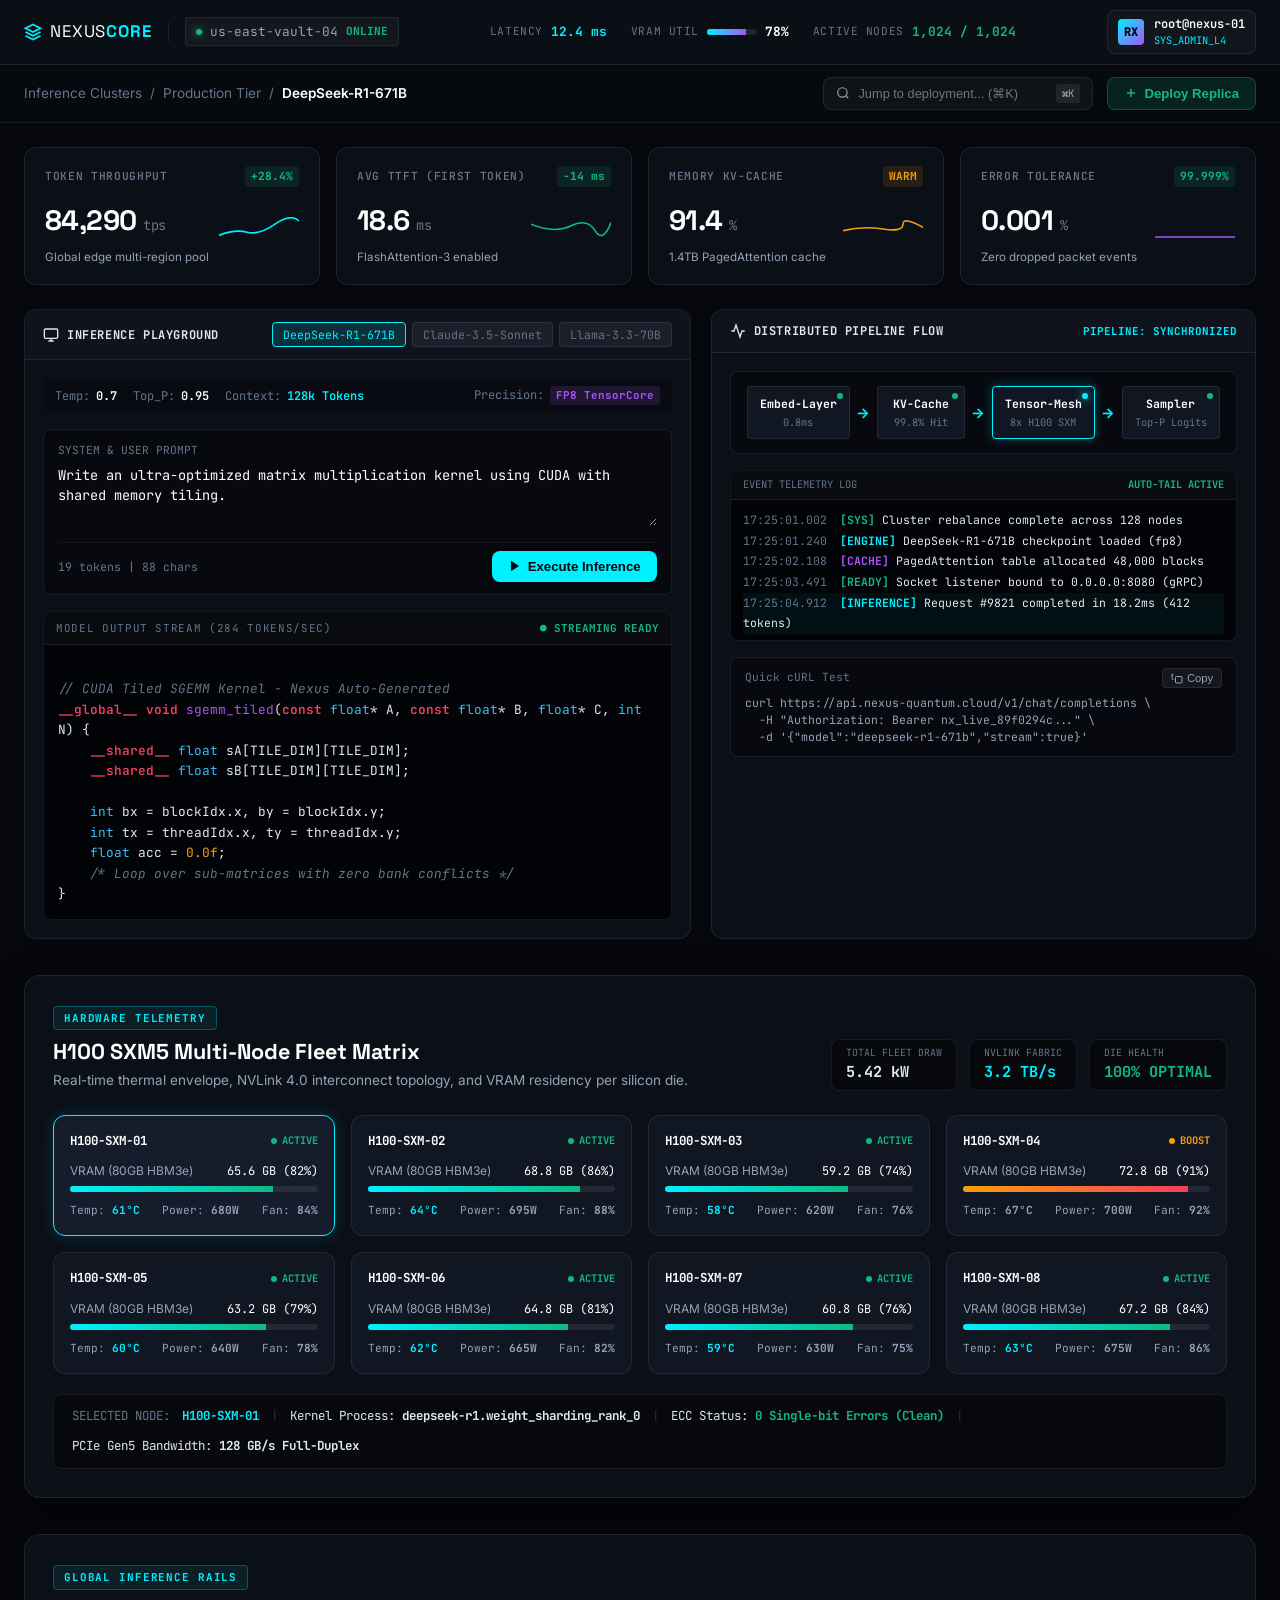
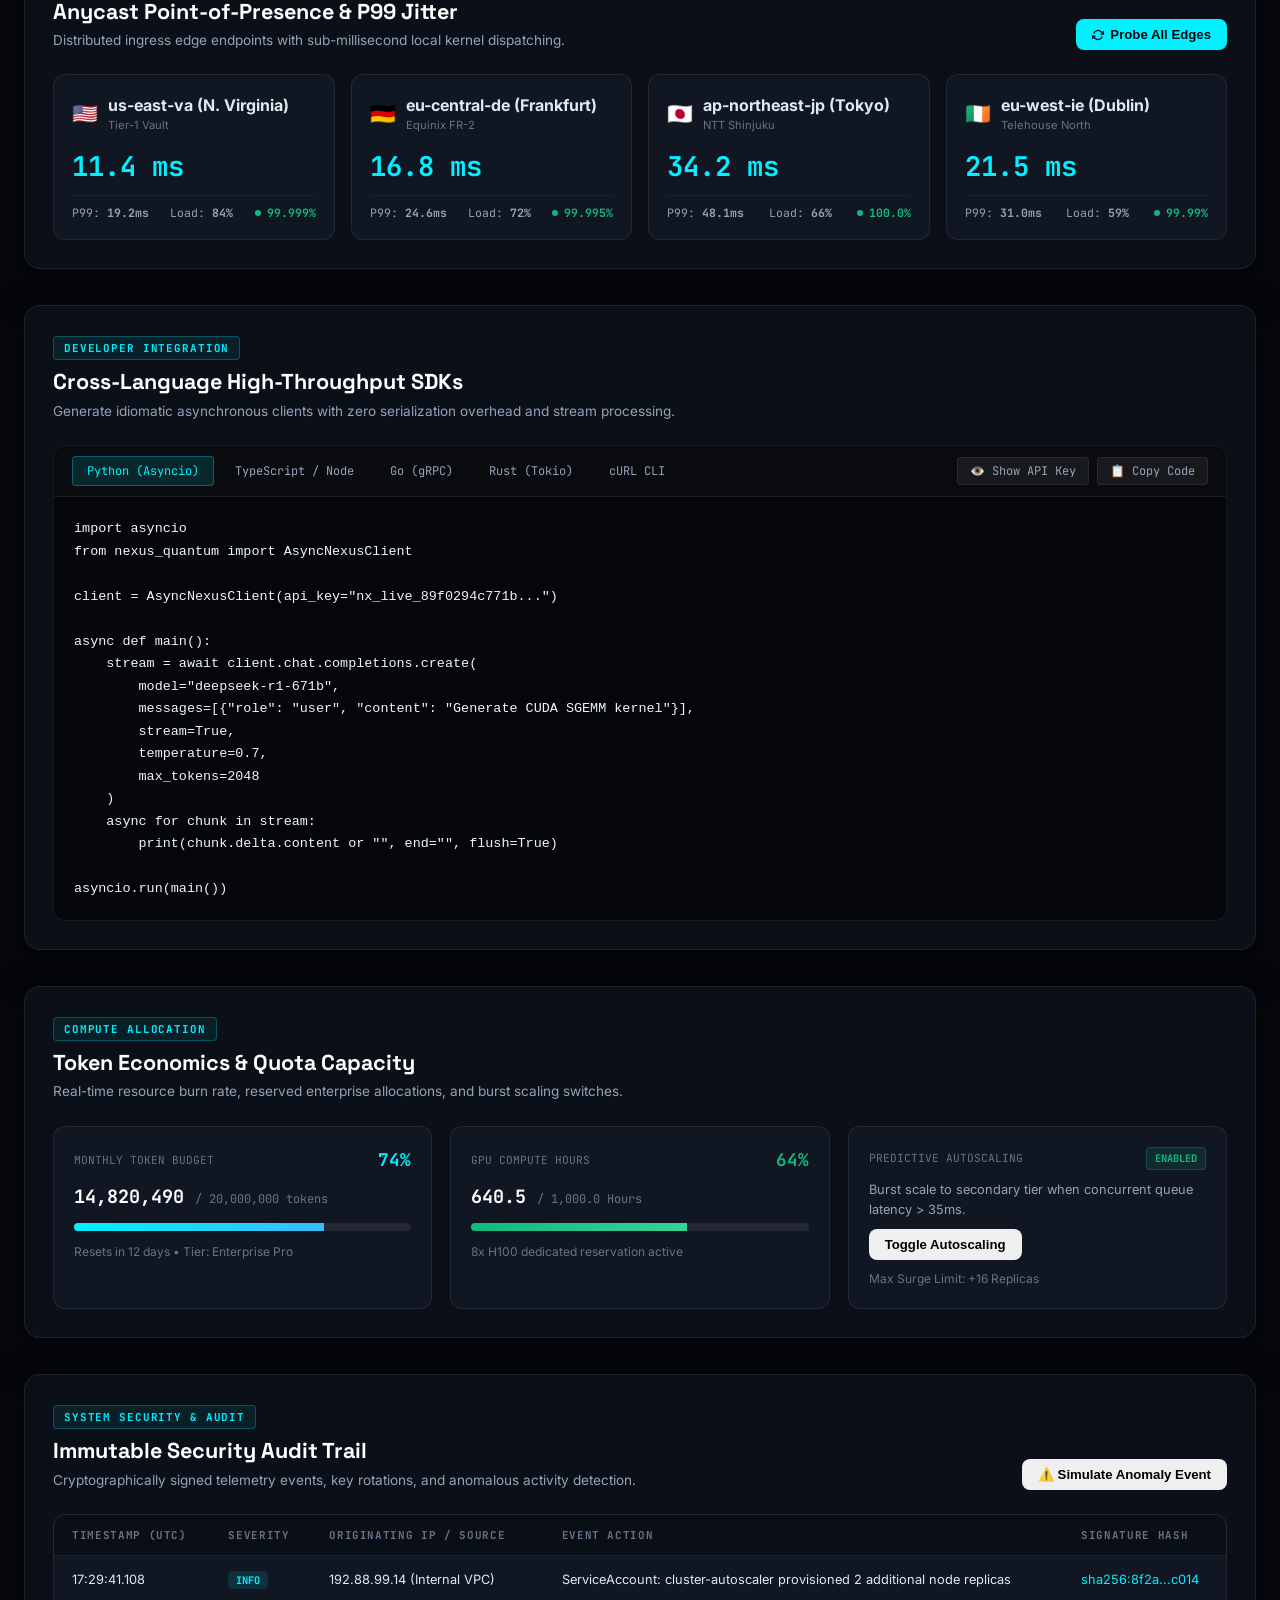
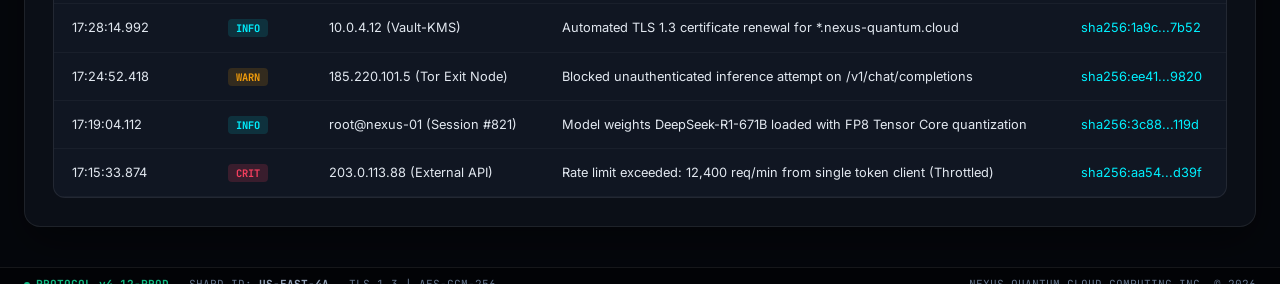
<file: Blind and Build/round3/index.html>
<!DOCTYPE html>
<html lang="en">
<head>
  <meta charset="UTF-8">
  <meta name="viewport" content="width=device-width, initial-scale=1.0">
  <title>Nexus Quantum — High-Throughput AI Inference Engine</title>
  <link rel="preconnect" href="https://fonts.googleapis.com">
  <link rel="preconnect" href="https://fonts.gstatic.com" crossorigin>
  <link href="https://fonts.googleapis.com/css2?family=JetBrains+Mono:wght@400;500;700&family=Space+Grotesk:wght@500;600;700&family=Inter:wght@400;500;600;700&display=swap" rel="stylesheet">
  <link rel="stylesheet" href="style.css">
</head>
<body class="dark-theme">
  <!-- Top System Telemetry Bar -->
  <header class="sys-bar" id="system-bar">
    <div class="sys-left">
      <div class="brand-badge">
        <span class="nexus-icon">
          <svg width="18" height="18" viewBox="0 0 24 24" fill="none" stroke="currentColor" stroke-width="2.5">
            <polygon points="12 2 2 7 12 12 22 7 12 2"/>
            <polyline points="2 17 12 22 22 17"/>
            <polyline points="2 12 12 17 22 12"/>
          </svg>
        </span>
        <span class="brand-title">NEXUS<strong>CORE</strong></span>
      </div>

      <div class="sys-divider"></div>

      <div class="cluster-tag">
        <span class="ping-dot"></span>
        <span class="cluster-id">us-east-vault-04</span>
        <span class="tag-status">ONLINE</span>
      </div>
    </div>

    <div class="sys-center">
      <div class="telemetry-pill">
        <span class="pill-label">LATENCY</span>
        <span class="pill-val text-cyan" id="live-ping">12.4 ms</span>
      </div>
      <div class="telemetry-pill">
        <span class="pill-label">VRAM UTIL</span>
        <div class="mini-bar-track">
          <div class="mini-bar-fill" style="width: 78%;"></div>
        </div>
        <span class="pill-val">78%</span>
      </div>
      <div class="telemetry-pill">
        <span class="pill-label">ACTIVE NODES</span>
        <span class="pill-val text-emerald">1,024 / 1,024</span>
      </div>
    </div>

    <div class="sys-right">
      <div class="user-profile">
        <div class="user-avatar">RX</div>
        <div class="user-info">
          <div class="user-name">root@nexus-01</div>
          <div class="user-role">SYS_ADMIN_L4</div>
        </div>
      </div>
    </div>
  </header>

  <!-- Workspace Subheader & Controls -->
  <nav class="sub-nav">
    <div class="sub-nav-container">
      <div class="breadcrumbs">
        <span class="bc-item">Inference Clusters</span>
        <span class="bc-sep">/</span>
        <span class="bc-item">Production Tier</span>
        <span class="bc-sep">/</span>
        <span class="bc-item active">DeepSeek-R1-671B</span>
      </div>

      <div class="action-toolbar">
        <div class="search-command">
          <svg width="14" height="14" viewBox="0 0 24 24" fill="none" stroke="currentColor" stroke-width="2">
            <circle cx="11" cy="11" r="8"/>
            <line x1="21" y1="21" x2="16.65" y2="16.65"/>
          </svg>
          <input type="text" placeholder="Jump to deployment... (⌘K)" readonly>
          <span class="shortcut-tag">⌘K</span>
        </div>

        <button class="btn btn-emerald" id="deploy-btn">
          <svg width="14" height="14" viewBox="0 0 24 24" fill="none" stroke="currentColor" stroke-width="2.5">
            <line x1="12" y1="5" x2="12" y2="19"/>
            <line x1="5" y1="12" x2="19" y2="12"/>
          </svg>
          Deploy Replica
        </button>
      </div>
    </div>
  </nav>

  <!-- Main Observability & Studio Area -->
  <main class="dashboard-root">
    <div class="container-fluid">
      <!-- 4 Top Metric Cards -->
      <section class="metrics-grid">
        <!-- Metric 1 -->
        <div class="metric-card">
          <div class="metric-header">
            <span class="m-label">TOKEN THROUGHPUT</span>
            <span class="m-badge positive">+28.4%</span>
          </div>
          <div class="m-body">
            <div class="m-value">84,290 <span class="m-unit">tps</span></div>
            <!-- Mini Sparkline SVG -->
            <svg class="sparkline" viewBox="0 0 100 24">
              <path d="M0,20 Q20,12 35,16 T70,6 T100,2" fill="none" stroke="#00f0ff" stroke-width="2"/>
            </svg>
          </div>
          <div class="m-footer">Global edge multi-region pool</div>
        </div>

        <!-- Metric 2 -->
        <div class="metric-card">
          <div class="metric-header">
            <span class="m-label">AVG TTFT (FIRST TOKEN)</span>
            <span class="m-badge positive">-14 ms</span>
          </div>
          <div class="m-body">
            <div class="m-value">18.6 <span class="m-unit">ms</span></div>
            <svg class="sparkline" viewBox="0 0 100 24">
              <path d="M0,6 Q30,18 50,8 T80,14 T100,4" fill="none" stroke="#10b981" stroke-width="2"/>
            </svg>
          </div>
          <div class="m-footer">FlashAttention-3 enabled</div>
        </div>

        <!-- Metric 3 -->
        <div class="metric-card">
          <div class="metric-header">
            <span class="m-label">MEMORY KV-CACHE</span>
            <span class="m-badge warning">WARM</span>
          </div>
          <div class="m-body">
            <div class="m-value">91.4 <span class="m-unit">%</span></div>
            <svg class="sparkline" viewBox="0 0 100 24">
              <path d="M0,14 Q25,8 50,12 T75,6 T100,10" fill="none" stroke="#f59e0b" stroke-width="2"/>
            </svg>
          </div>
          <div class="m-footer">1.4TB PagedAttention cache</div>
        </div>

        <!-- Metric 4 -->
        <div class="metric-card">
          <div class="metric-header">
            <span class="m-label">ERROR TOLERANCE</span>
            <span class="m-badge positive">99.999%</span>
          </div>
          <div class="m-body">
            <div class="m-value">0.001 <span class="m-unit">%</span></div>
            <svg class="sparkline" viewBox="0 0 100 24">
              <path d="M0,22 L100,22" fill="none" stroke="#a855f7" stroke-width="2"/>
            </svg>
          </div>
          <div class="m-footer">Zero dropped packet events</div>
        </div>
      </section>

      <!-- Center Dual Studio Layout -->
      <div class="studio-layout">
        <!-- Left Pane: Interactive Inference Playground -->
        <section class="studio-card playground-panel">
          <div class="card-bar">
            <div class="bar-title">
              <svg width="16" height="16" viewBox="0 0 24 24" fill="none" stroke="currentColor" stroke-width="2">
                <rect x="2" y="3" width="20" height="14" rx="2" ry="2"/>
                <line x1="8" y1="21" x2="16" y2="21"/>
                <line x1="12" y1="17" x2="12" y2="21"/>
              </svg>
              <span>INFERENCE PLAYGROUND</span>
            </div>

            <div class="model-tabs">
              <button class="m-tab active" data-model="deepseek">DeepSeek-R1-671B</button>
              <button class="m-tab" data-model="claude">Claude-3.5-Sonnet</button>
              <button class="m-tab" data-model="llama">Llama-3.3-70B</button>
            </div>
          </div>

          <div class="playground-body">
            <!-- Controls Toolbar -->
            <div class="param-row">
              <div class="param-item">
                <span class="p-name">Temp:</span>
                <span class="p-val" id="temp-val">0.7</span>
              </div>
              <div class="param-item">
                <span class="p-name">Top_P:</span>
                <span class="p-val">0.95</span>
              </div>
              <div class="param-item">
                <span class="p-name">Context:</span>
                <span class="p-val text-cyan">128k Tokens</span>
              </div>
              <div class="param-item right">
                <span class="p-name">Precision:</span>
                <span class="badge-fp8">FP8 TensorCore</span>
              </div>
            </div>

            <!-- Prompt Input Box -->
            <div class="prompt-box">
              <label class="prompt-label">System & User Prompt</label>
              <textarea id="prompt-input" rows="3" placeholder="Enter test query or instructions for the distributed model...">Write an ultra-optimized matrix multiplication kernel using CUDA with shared memory tiling.</textarea>
              <div class="prompt-bottom-bar">
                <span class="token-count" id="prompt-tokens">19 tokens | 88 chars</span>
                <button class="btn btn-cyan btn-glow" id="run-inference-btn">
                  <svg width="14" height="14" viewBox="0 0 24 24" fill="currentColor">
                    <polygon points="5 3 19 12 5 21 5 3"/>
                  </svg>
                  Execute Inference
                </button>
              </div>
            </div>

            <!-- Output Streaming Simulation Console -->
            <div class="output-console">
              <div class="console-head">
                <span class="console-title">MODEL OUTPUT STREAM (284 TOKENS/SEC)</span>
                <span class="stream-badge"><span class="blink">●</span> STREAMING READY</span>
              </div>
              <div class="code-stream" id="code-output">
<span class="comment">// CUDA Tiled SGEMM Kernel - Nexus Auto-Generated</span>
<span class="keyword">__global__</span> <span class="keyword">void</span> <span class="func">sgemm_tiled</span>(<span class="keyword">const</span> <span class="type">float</span>* A, <span class="keyword">const</span> <span class="type">float</span>* B, <span class="type">float</span>* C, <span class="type">int</span> N) {
    <span class="keyword">__shared__</span> <span class="type">float</span> sA[TILE_DIM][TILE_DIM];
    <span class="keyword">__shared__</span> <span class="type">float</span> sB[TILE_DIM][TILE_DIM];
    
    <span class="type">int</span> bx = blockIdx.x, by = blockIdx.y;
    <span class="type">int</span> tx = threadIdx.x, ty = threadIdx.y;
    <span class="type">float</span> acc = <span class="number">0.0f</span>;
    <span class="comment">/* Loop over sub-matrices with zero bank conflicts */</span>
}</div>
            </div>
          </div>
        </section>

        <!-- Right Pane: Pipeline Node Visualizer & Live Telemetry Log -->
        <section class="studio-card telemetry-panel">
          <div class="card-bar">
            <div class="bar-title">
              <svg width="16" height="16" viewBox="0 0 24 24" fill="none" stroke="currentColor" stroke-width="2">
                <path d="M22 12h-4l-3 9L9 3l-3 9H2"/>
              </svg>
              <span>DISTRIBUTED PIPELINE FLOW</span>
            </div>
            <span class="pipeline-status">PIPELINE: SYNCHRONIZED</span>
          </div>

          <div class="pipeline-body">
            <!-- Node Pipeline Architecture Visualizer -->
            <div class="pipeline-flow">
              <div class="node-box node-active">
                <div class="node-indicator"></div>
                <div class="node-name">Embed-Layer</div>
                <div class="node-stat">0.8ms</div>
              </div>

              <div class="node-arrow">→</div>

              <div class="node-box node-active">
                <div class="node-indicator"></div>
                <div class="node-name">KV-Cache</div>
                <div class="node-stat">99.8% Hit</div>
              </div>

              <div class="node-arrow">→</div>

              <div class="node-box node-glow">
                <div class="node-indicator pulse"></div>
                <div class="node-name">Tensor-Mesh</div>
                <div class="node-stat">8x H100 SXM</div>
              </div>

              <div class="node-arrow">→</div>

              <div class="node-box node-active">
                <div class="node-indicator"></div>
                <div class="node-name">Sampler</div>
                <div class="node-stat">Top-P Logits</div>
              </div>
            </div>

            <!-- Terminal Activity Logs -->
            <div class="terminal-logs">
              <div class="log-title-row">
                <span>EVENT TELEMETRY LOG</span>
                <span class="auto-scroll-tag">AUTO-TAIL ACTIVE</span>
              </div>
              <div class="log-stream" id="log-console">
                <div class="log-line"><span class="log-time">17:25:01.002</span> <span class="tag-ok">[SYS]</span> Cluster rebalance complete across 128 nodes</div>
                <div class="log-line"><span class="log-time">17:25:01.240</span> <span class="tag-cyan">[ENGINE]</span> DeepSeek-R1-671B checkpoint loaded (fp8)</div>
                <div class="log-line"><span class="log-time">17:25:02.108</span> <span class="tag-purple">[CACHE]</span> PagedAttention table allocated 48,000 blocks</div>
                <div class="log-line"><span class="log-time">17:25:03.491</span> <span class="tag-ok">[READY]</span> Socket listener bound to 0.0.0.0:8080 (gRPC)</div>
                <div class="log-line highlight"><span class="log-time">17:25:04.912</span> <span class="tag-cyan">[INFERENCE]</span> Request #9821 completed in 18.2ms (412 tokens)</div>
              </div>
            </div>

            <!-- Developer Integration Snippet -->
            <div class="api-snippet-box">
              <div class="snippet-header">
                <span class="snip-label">Quick cURL Test</span>
                <button class="copy-btn" id="copy-code-btn">
                  <svg width="12" height="12" viewBox="0 0 24 24" fill="none" stroke="currentColor" stroke-width="2">
                    <rect x="9" y="9" width="13" height="13" rx="2" ry="2"/>
                    <path d="M5 15H4a2 2 0 0 1-2-2V4a2 2 0 0 1 2 2v1"/>
                  </svg>
                  Copy
                </button>
              </div>
              <pre class="snippet-code">curl https://api.nexus-quantum.cloud/v1/chat/completions \
  -H "Authorization: Bearer nx_live_89f0294c..." \
  -d '{"model":"deepseek-r1-671b","stream":true}'</pre>
            </div>
          </div>
        </section>
      </div>

      <!-- Section 3: GPU Cluster Topology & Fleet Heatmap Matrix -->
      <section class="dash-section" id="cluster-topology">
        <div class="dash-section-header">
          <div class="sec-title-wrap">
            <span class="sec-badge">HARDWARE TELEMETRY</span>
            <h2 class="sec-heading">H100 SXM5 Multi-Node Fleet Matrix</h2>
            <p class="sec-sub">Real-time thermal envelope, NVLink 4.0 interconnect topology, and VRAM residency per silicon die.</p>
          </div>

          <div class="cluster-summary-bar">
            <div class="sum-item">
              <span class="sum-label">TOTAL FLEET DRAW</span>
              <span class="sum-val text-amber">5.42 kW</span>
            </div>
            <div class="sum-item">
              <span class="sum-label">NVLINK FABRIC</span>
              <span class="sum-val text-cyan">3.2 TB/s</span>
            </div>
            <div class="sum-item">
              <span class="sum-label">DIE HEALTH</span>
              <span class="sum-val text-emerald">100% OPTIMAL</span>
            </div>
          </div>
        </div>

        <!-- 8 GPU Node Cards Grid -->
        <div class="gpu-fleet-grid" id="gpu-fleet">
          <!-- GPU 01 -->
          <div class="gpu-card active" data-gpu="01" data-temp="61" data-vram="82" data-power="680">
            <div class="gpu-top">
              <span class="gpu-id">H100-SXM-01</span>
              <span class="gpu-status status-active"><span class="dot"></span> ACTIVE</span>
            </div>
            <div class="gpu-metrics">
              <div class="metric-row">
                <span>VRAM (80GB HBM3e)</span>
                <span class="val-mono">65.6 GB (82%)</span>
              </div>
              <div class="gpu-bar"><div class="gpu-bar-fill" style="width: 82%;"></div></div>
              <div class="metric-row sub-row">
                <span>Temp: <strong class="text-cyan">61°C</strong></span>
                <span>Power: <strong class="text-amber">680W</strong></span>
                <span>Fan: <strong>84%</strong></span>
              </div>
            </div>
          </div>

          <!-- GPU 02 -->
          <div class="gpu-card" data-gpu="02" data-temp="64" data-vram="86" data-power="695">
            <div class="gpu-top">
              <span class="gpu-id">H100-SXM-02</span>
              <span class="gpu-status status-active"><span class="dot"></span> ACTIVE</span>
            </div>
            <div class="gpu-metrics">
              <div class="metric-row">
                <span>VRAM (80GB HBM3e)</span>
                <span class="val-mono">68.8 GB (86%)</span>
              </div>
              <div class="gpu-bar"><div class="gpu-bar-fill" style="width: 86%;"></div></div>
              <div class="metric-row sub-row">
                <span>Temp: <strong class="text-cyan">64°C</strong></span>
                <span>Power: <strong class="text-amber">695W</strong></span>
                <span>Fan: <strong>88%</strong></span>
              </div>
            </div>
          </div>

          <!-- GPU 03 -->
          <div class="gpu-card" data-gpu="03" data-temp="58" data-vram="74" data-power="620">
            <div class="gpu-top">
              <span class="gpu-id">H100-SXM-03</span>
              <span class="gpu-status status-active"><span class="dot"></span> ACTIVE</span>
            </div>
            <div class="gpu-metrics">
              <div class="metric-row">
                <span>VRAM (80GB HBM3e)</span>
                <span class="val-mono">59.2 GB (74%)</span>
              </div>
              <div class="gpu-bar"><div class="gpu-bar-fill" style="width: 74%;"></div></div>
              <div class="metric-row sub-row">
                <span>Temp: <strong class="text-cyan">58°C</strong></span>
                <span>Power: <strong class="text-amber">620W</strong></span>
                <span>Fan: <strong>76%</strong></span>
              </div>
            </div>
          </div>

          <!-- GPU 04 -->
          <div class="gpu-card" data-gpu="04" data-temp="67" data-vram="91" data-power="700">
            <div class="gpu-top">
              <span class="gpu-id">H100-SXM-04</span>
              <span class="gpu-status status-boost"><span class="dot pulse"></span> BOOST</span>
            </div>
            <div class="gpu-metrics">
              <div class="metric-row">
                <span>VRAM (80GB HBM3e)</span>
                <span class="val-mono">72.8 GB (91%)</span>
              </div>
              <div class="gpu-bar"><div class="gpu-bar-fill warning" style="width: 91%;"></div></div>
              <div class="metric-row sub-row">
                <span>Temp: <strong class="text-amber">67°C</strong></span>
                <span>Power: <strong class="text-amber">700W</strong></span>
                <span>Fan: <strong>92%</strong></span>
              </div>
            </div>
          </div>

          <!-- GPU 05 -->
          <div class="gpu-card" data-gpu="05" data-temp="60" data-vram="79" data-power="640">
            <div class="gpu-top">
              <span class="gpu-id">H100-SXM-05</span>
              <span class="gpu-status status-active"><span class="dot"></span> ACTIVE</span>
            </div>
            <div class="gpu-metrics">
              <div class="metric-row">
                <span>VRAM (80GB HBM3e)</span>
                <span class="val-mono">63.2 GB (79%)</span>
              </div>
              <div class="gpu-bar"><div class="gpu-bar-fill" style="width: 79%;"></div></div>
              <div class="metric-row sub-row">
                <span>Temp: <strong class="text-cyan">60°C</strong></span>
                <span>Power: <strong class="text-amber">640W</strong></span>
                <span>Fan: <strong>78%</strong></span>
              </div>
            </div>
          </div>

          <!-- GPU 06 -->
          <div class="gpu-card" data-gpu="06" data-temp="62" data-vram="81" data-power="665">
            <div class="gpu-top">
              <span class="gpu-id">H100-SXM-06</span>
              <span class="gpu-status status-active"><span class="dot"></span> ACTIVE</span>
            </div>
            <div class="gpu-metrics">
              <div class="metric-row">
                <span>VRAM (80GB HBM3e)</span>
                <span class="val-mono">64.8 GB (81%)</span>
              </div>
              <div class="gpu-bar"><div class="gpu-bar-fill" style="width: 81%;"></div></div>
              <div class="metric-row sub-row">
                <span>Temp: <strong class="text-cyan">62°C</strong></span>
                <span>Power: <strong class="text-amber">665W</strong></span>
                <span>Fan: <strong>82%</strong></span>
              </div>
            </div>
          </div>

          <!-- GPU 07 -->
          <div class="gpu-card" data-gpu="07" data-temp="59" data-vram="76" data-power="630">
            <div class="gpu-top">
              <span class="gpu-id">H100-SXM-07</span>
              <span class="gpu-status status-active"><span class="dot"></span> ACTIVE</span>
            </div>
            <div class="gpu-metrics">
              <div class="metric-row">
                <span>VRAM (80GB HBM3e)</span>
                <span class="val-mono">60.8 GB (76%)</span>
              </div>
              <div class="gpu-bar"><div class="gpu-bar-fill" style="width: 76%;"></div></div>
              <div class="metric-row sub-row">
                <span>Temp: <strong class="text-cyan">59°C</strong></span>
                <span>Power: <strong class="text-amber">630W</strong></span>
                <span>Fan: <strong>75%</strong></span>
              </div>
            </div>
          </div>

          <!-- GPU 08 -->
          <div class="gpu-card" data-gpu="08" data-temp="63" data-vram="84" data-power="675">
            <div class="gpu-top">
              <span class="gpu-id">H100-SXM-08</span>
              <span class="gpu-status status-active"><span class="dot"></span> ACTIVE</span>
            </div>
            <div class="gpu-metrics">
              <div class="metric-row">
                <span>VRAM (80GB HBM3e)</span>
                <span class="val-mono">67.2 GB (84%)</span>
              </div>
              <div class="gpu-bar"><div class="gpu-bar-fill" style="width: 84%;"></div></div>
              <div class="metric-row sub-row">
                <span>Temp: <strong class="text-cyan">63°C</strong></span>
                <span>Power: <strong class="text-amber">675W</strong></span>
                <span>Fan: <strong>86%</strong></span>
              </div>
            </div>
          </div>
        </div>

        <!-- Node Inspector Bar -->
        <div class="node-inspector" id="node-inspector-panel">
          <span class="insp-tag">SELECTED NODE:</span>
          <strong class="text-cyan" id="insp-node-name">H100-SXM-01</strong>
          <span class="insp-sep">|</span>
          <span>Kernel Process: <strong>deepseek-r1.weight_sharding_rank_0</strong></span>
          <span class="insp-sep">|</span>
          <span>ECC Status: <strong class="text-emerald">0 Single-bit Errors (Clean)</strong></span>
          <span class="insp-sep">|</span>
          <span>PCIe Gen5 Bandwidth: <strong>128 GB/s Full-Duplex</strong></span>
        </div>
      </section>

      <!-- Section 4: Global Edge Latency & POP Matrix -->
      <section class="dash-section" id="edge-matrix">
        <div class="dash-section-header">
          <div class="sec-title-wrap">
            <span class="sec-badge">GLOBAL INFERENCE RAILS</span>
            <h2 class="sec-heading">Anycast Point-of-Presence &amp; P99 Jitter</h2>
            <p class="sec-sub">Distributed ingress edge endpoints with sub-millisecond local kernel dispatching.</p>
          </div>

          <button class="btn btn-cyan btn-sm" id="probe-edge-btn">
            <svg width="12" height="12" viewBox="0 0 24 24" fill="none" stroke="currentColor" stroke-width="2.5">
              <path d="M23 4v6h-6M1 20v-6h6"/>
              <path d="M3.51 9a9 9 0 0 1 14.85-3.36L23 10M1 14l4.64 4.36A9 9 0 0 0 20.49 15"/>
            </svg>
            Probe All Edges
          </button>
        </div>

        <div class="edge-grid">
          <!-- POP 1 -->
          <div class="edge-card">
            <div class="edge-head">
              <span class="flag">🇺🇸</span>
              <div><strong>us-east-va (N. Virginia)</strong><span class="edge-region">Tier-1 Vault</span></div>
            </div>
            <div class="edge-ping text-cyan" id="ping-va">11.4 ms</div>
            <div class="edge-details">
              <span>P99: <strong>19.2ms</strong></span>
              <span>Load: <strong>84%</strong></span>
              <span class="status-badge"><span class="green-dot"></span> 99.999%</span>
            </div>
          </div>

          <!-- POP 2 -->
          <div class="edge-card">
            <div class="edge-head">
              <span class="flag">🇩🇪</span>
              <div><strong>eu-central-de (Frankfurt)</strong><span class="edge-region">Equinix FR-2</span></div>
            </div>
            <div class="edge-ping text-cyan" id="ping-de">16.8 ms</div>
            <div class="edge-details">
              <span>P99: <strong>24.6ms</strong></span>
              <span>Load: <strong>72%</strong></span>
              <span class="status-badge"><span class="green-dot"></span> 99.995%</span>
            </div>
          </div>

          <!-- POP 3 -->
          <div class="edge-card">
            <div class="edge-head">
              <span class="flag">🇯🇵</span>
              <div><strong>ap-northeast-jp (Tokyo)</strong><span class="edge-region">NTT Shinjuku</span></div>
            </div>
            <div class="edge-ping text-cyan" id="ping-jp">34.2 ms</div>
            <div class="edge-details">
              <span>P99: <strong>48.1ms</strong></span>
              <span>Load: <strong>66%</strong></span>
              <span class="status-badge"><span class="green-dot"></span> 100.0%</span>
            </div>
          </div>

          <!-- POP 4 -->
          <div class="edge-card">
            <div class="edge-head">
              <span class="flag">🇮🇪</span>
              <div><strong>eu-west-ie (Dublin)</strong><span class="edge-region">Telehouse North</span></div>
            </div>
            <div class="edge-ping text-cyan" id="ping-ie">21.5 ms</div>
            <div class="edge-details">
              <span>P99: <strong>31.0ms</strong></span>
              <span>Load: <strong>59%</strong></span>
              <span class="status-badge"><span class="green-dot"></span> 99.99%</span>
            </div>
          </div>
        </div>
      </section>

      <!-- Section 5: Multi-Language Developer SDK & API Docs -->
      <section class="dash-section" id="sdk-docs">
        <div class="dash-section-header">
          <div class="sec-title-wrap">
            <span class="sec-badge">DEVELOPER INTEGRATION</span>
            <h2 class="sec-heading">Cross-Language High-Throughput SDKs</h2>
            <p class="sec-sub">Generate idiomatic asynchronous clients with zero serialization overhead and stream processing.</p>
          </div>
        </div>

        <div class="sdk-studio-box">
          <div class="sdk-toolbar">
            <div class="sdk-lang-tabs">
              <button class="sdk-tab active" data-lang="python">Python (Asyncio)</button>
              <button class="sdk-tab" data-lang="ts">TypeScript / Node</button>
              <button class="sdk-tab" data-lang="go">Go (gRPC)</button>
              <button class="sdk-tab" data-lang="rust">Rust (Tokio)</button>
              <button class="sdk-tab" data-lang="curl">cURL CLI</button>
            </div>

            <div class="sdk-actions">
              <button class="btn-tool" id="toggle-key-btn">👁️ Show API Key</button>
              <button class="btn-tool" id="copy-sdk-code-btn">📋 Copy Code</button>
            </div>
          </div>

          <div class="sdk-code-viewer">
            <pre class="sdk-pre" id="sdk-code-display"><code class="language-python">import asyncio
from nexus_quantum import AsyncNexusClient

client = AsyncNexusClient(api_key="nx_live_89f0294c771b...")

async def main():
    stream = await client.chat.completions.create(
        model="deepseek-r1-671b",
        messages=[{"role": "user", "content": "Generate CUDA SGEMM kernel"}],
        stream=True,
        temperature=0.7,
        max_tokens=2048
    )
    async for chunk in stream:
        print(chunk.delta.content or "", end="", flush=True)

asyncio.run(main())</code></pre>
          </div>
        </div>
      </section>

      <!-- Section 6: Token Quotas, Compute Economics & Autoscaling -->
      <section class="dash-section" id="quota-billing">
        <div class="dash-section-header">
          <div class="sec-title-wrap">
            <span class="sec-badge">COMPUTE ALLOCATION</span>
            <h2 class="sec-heading">Token Economics &amp; Quota Capacity</h2>
            <p class="sec-sub">Real-time resource burn rate, reserved enterprise allocations, and burst scaling switches.</p>
          </div>
        </div>

        <div class="quota-grid">
          <!-- Card 1 -->
          <div class="quota-card">
            <div class="quota-head">
              <span class="quota-title">MONTHLY TOKEN BUDGET</span>
              <span class="quota-pct text-cyan">74%</span>
            </div>
            <div class="quota-val">14,820,490 <span class="dim">/ 20,000,000 tokens</span></div>
            <div class="quota-progress-track">
              <div class="quota-fill" style="width: 74%;"></div>
            </div>
            <div class="quota-foot">Resets in 12 days • Tier: Enterprise Pro</div>
          </div>

          <!-- Card 2 -->
          <div class="quota-card">
            <div class="quota-head">
              <span class="quota-title">GPU COMPUTE HOURS</span>
              <span class="quota-pct text-emerald">64%</span>
            </div>
            <div class="quota-val">640.5 <span class="dim">/ 1,000.0 Hours</span></div>
            <div class="quota-progress-track">
              <div class="quota-fill emerald" style="width: 64%;"></div>
            </div>
            <div class="quota-foot">8x H100 dedicated reservation active</div>
          </div>

          <!-- Card 3 -->
          <div class="quota-card">
            <div class="quota-head">
              <span class="quota-title">PREDICTIVE AUTOSCALING</span>
              <span class="badge-status-on" id="autoscale-badge">ENABLED</span>
            </div>
            <div class="autoscale-wrap">
              <p>Burst scale to secondary tier when concurrent queue latency &gt; 35ms.</p>
              <button class="btn btn-outline btn-sm" id="toggle-autoscale-btn">Toggle Autoscaling</button>
            </div>
            <div class="quota-foot">Max Surge Limit: +16 Replicas</div>
          </div>
        </div>
      </section>

      <!-- Section 7: Granular Security Audit Trail & Incident Log -->
      <section class="dash-section" id="security-trail">
        <div class="dash-section-header">
          <div class="sec-title-wrap">
            <span class="sec-badge">SYSTEM SECURITY &amp; AUDIT</span>
            <h2 class="sec-heading">Immutable Security Audit Trail</h2>
            <p class="sec-sub">Cryptographically signed telemetry events, key rotations, and anomalous activity detection.</p>
          </div>

          <div class="audit-actions">
            <button class="btn btn-outline btn-sm" id="simulate-anomaly-btn">⚠️ Simulate Anomaly Event</button>
          </div>
        </div>

        <div class="audit-card">
          <div class="table-responsive">
            <table class="audit-table" id="audit-table">
              <thead>
                <tr>
                  <th>TIMESTAMP (UTC)</th>
                  <th>SEVERITY</th>
                  <th>ORIGINATING IP / SOURCE</th>
                  <th>EVENT ACTION</th>
                  <th>SIGNATURE HASH</th>
                </tr>
              </thead>
              <tbody id="audit-tbody">
                <tr>
                  <td class="font-mono text-dim">17:29:41.108</td>
                  <td><span class="sev-pill sev-info">INFO</span></td>
                  <td class="font-mono">192.88.99.14 (Internal VPC)</td>
                  <td>ServiceAccount: cluster-autoscaler provisioned 2 additional node replicas</td>
                  <td class="font-mono text-cyan">sha256:8f2a...c014</td>
                </tr>
                <tr>
                  <td class="font-mono text-dim">17:28:14.992</td>
                  <td><span class="sev-pill sev-info">INFO</span></td>
                  <td class="font-mono">10.0.4.12 (Vault-KMS)</td>
                  <td>Automated TLS 1.3 certificate renewal for *.nexus-quantum.cloud</td>
                  <td class="font-mono text-cyan">sha256:1a9c...7b52</td>
                </tr>
                <tr>
                  <td class="font-mono text-dim">17:24:52.418</td>
                  <td><span class="sev-pill sev-warn">WARN</span></td>
                  <td class="font-mono">185.220.101.5 (Tor Exit Node)</td>
                  <td>Blocked unauthenticated inference attempt on /v1/chat/completions</td>
                  <td class="font-mono text-cyan">sha256:ee41...9820</td>
                </tr>
                <tr>
                  <td class="font-mono text-dim">17:19:04.112</td>
                  <td><span class="sev-pill sev-info">INFO</span></td>
                  <td class="font-mono">root@nexus-01 (Session #821)</td>
                  <td>Model weights DeepSeek-R1-671B loaded with FP8 Tensor Core quantization</td>
                  <td class="font-mono text-cyan">sha256:3c88...119d</td>
                </tr>
                <tr>
                  <td class="font-mono text-dim">17:15:33.874</td>
                  <td><span class="sev-pill sev-crit">CRIT</span></td>
                  <td class="font-mono">203.0.113.88 (External API)</td>
                  <td>Rate limit exceeded: 12,400 req/min from single token client (Throttled)</td>
                  <td class="font-mono text-cyan">sha256:aa54...d39f</td>
                </tr>
              </tbody>
            </table>
          </div>
        </div>
      </section>
    </div>
  </main>

  <!-- High-Tech Diagnostic Footer -->
  <footer class="sys-footer">
    <div class="footer-left">
      <span class="status-badge"><span class="green-dot"></span> PROTOCOL v4.12-PROD</span>
      <span class="diag-item">SHARD ID: <strong>US-EAST-4A</strong></span>
      <span class="diag-item">TLS 1.3 | AES-GCM-256</span>
    </div>
    <div class="footer-right">
      <span>NEXUS QUANTUM CLOUD COMPUTING INC. &copy; 2026</span>
    </div>
  </footer>

  <script src="script.js"></script>
</body>
</html>
</file>
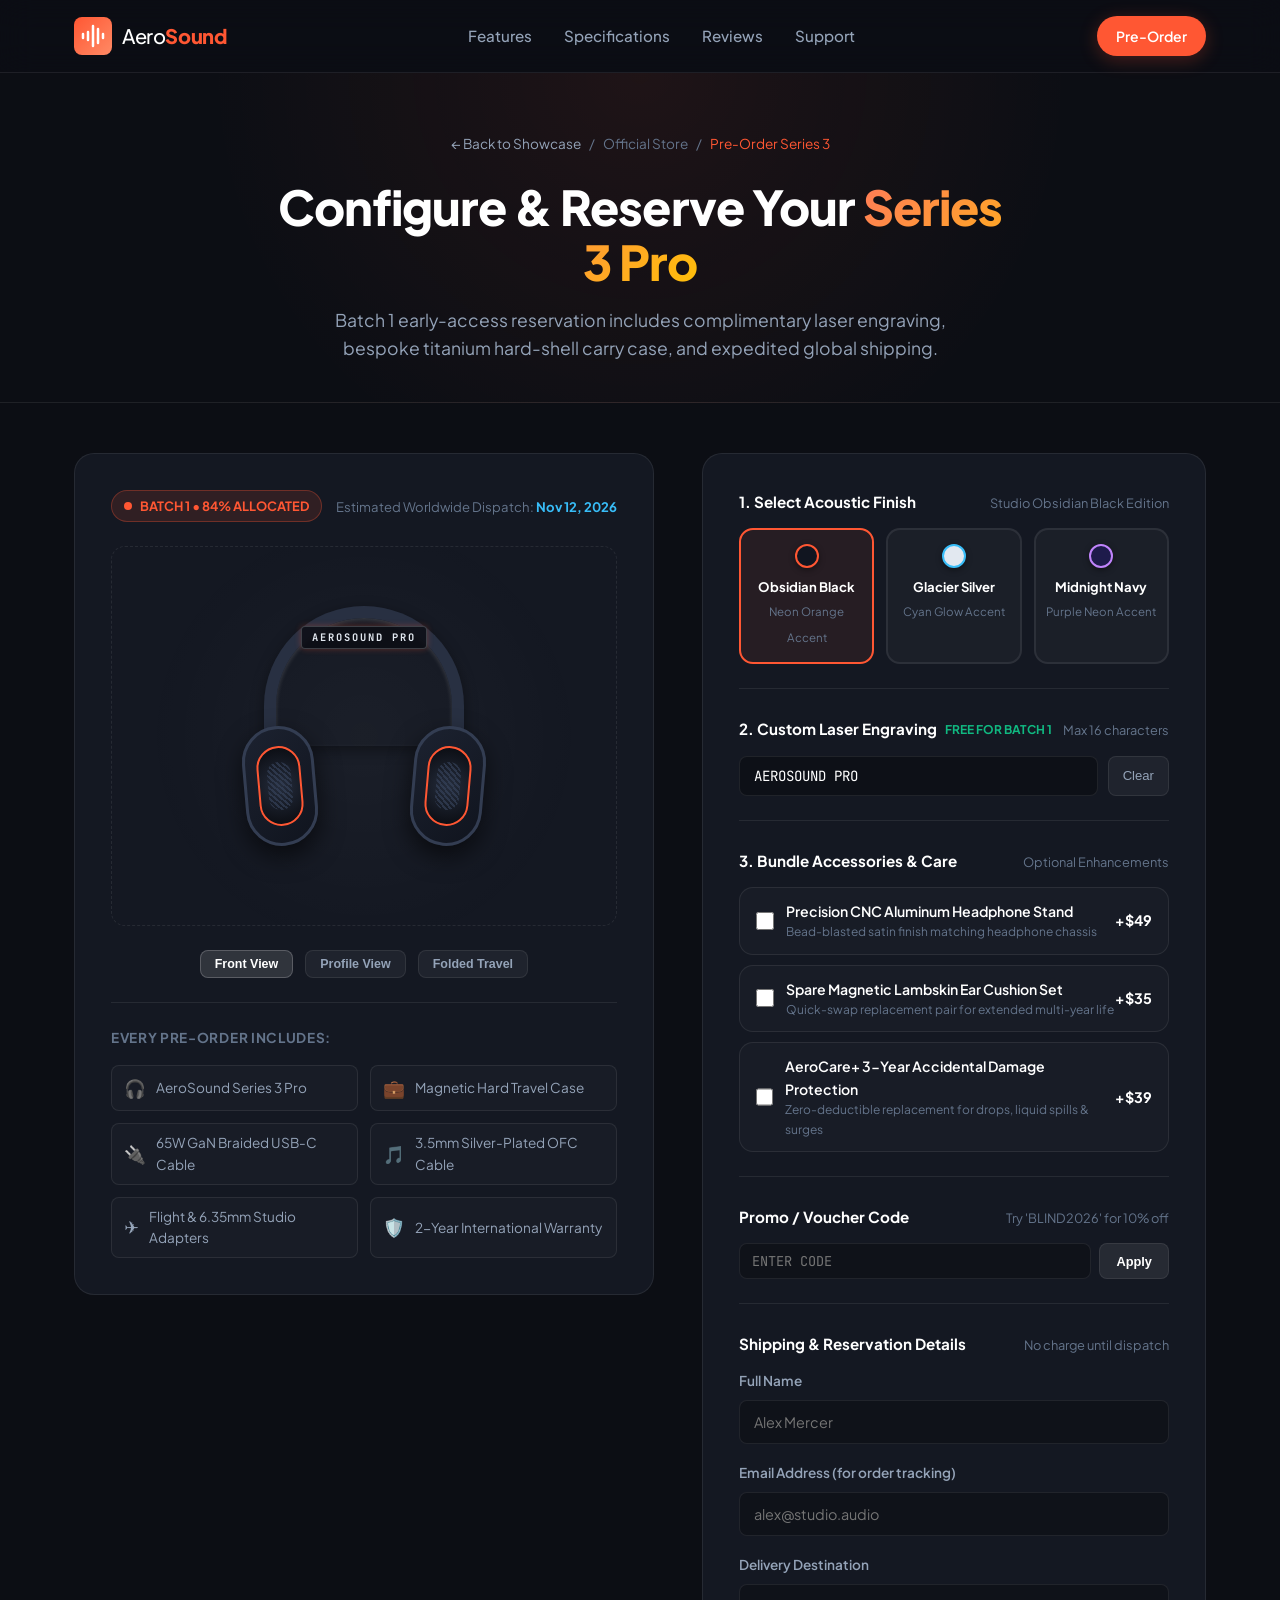
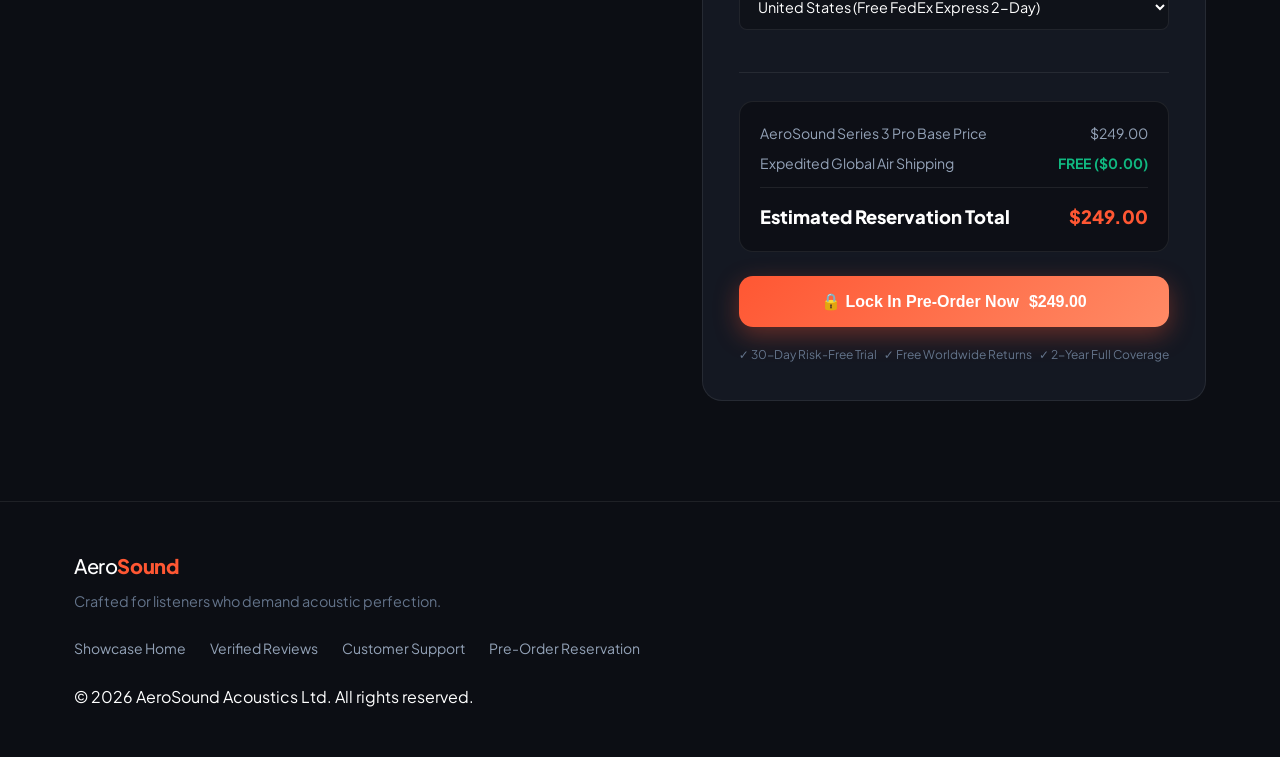
<file: Blind and Build/round1/preorder.html>
<!DOCTYPE html>
<html lang="en">
<head>
  <meta charset="UTF-8">
  <meta name="viewport" content="width=device-width, initial-scale=1.0">
  <title>Pre-Order AeroSound Series 3 Pro — Official Studio Hardware Reservation</title>
  <meta name="description" content="Reserve your AeroSound Series 3 Pro wireless headphones with bespoke 40mm beryllium drivers, 54-hour continuous playtime, and hybrid ANC.">
  <link rel="preconnect" href="https://fonts.googleapis.com">
  <link rel="preconnect" href="https://fonts.gstatic.com" crossorigin>
  <link href="https://fonts.googleapis.com/css2?family=Plus+Jakarta+Sans:wght@400;500;600;700;800&family=JetBrains+Mono:wght@500;700&display=swap" rel="stylesheet">
  <link rel="stylesheet" href="style.css">
  <link rel="stylesheet" href="pages.css">
</head>
<body>
  <!-- Header -->
  <header class="navbar" id="main-nav">
    <div class="nav-container">
      <a href="index.html" class="logo">
        <span class="logo-mark">
          <svg width="24" height="24" viewBox="0 0 24 24" fill="none" stroke="currentColor" stroke-width="2.5" stroke-linecap="round" stroke-linejoin="round">
            <path d="M12 2v20M17 5v14M7 8v8M22 10v4M2 10v4"/>
          </svg>
        </span>
        <span class="logo-text">Aero<strong>Sound</strong></span>
      </a>

      <nav class="nav-links">
        <a href="index.html#features" class="nav-link">Features</a>
        <a href="index.html#specs" class="nav-link">Specifications</a>
        <a href="reviews.html" class="nav-link">Reviews</a>
        <a href="support.html" class="nav-link">Support</a>
      </nav>

      <div class="nav-actions">
        <a href="preorder.html" class="btn btn-primary btn-sm active">Pre-Order</a>
      </div>
    </div>
  </header>

  <main>
    <!-- Subpage Hero -->
    <section class="subpage-hero">
      <div class="container subpage-hero-container">
        <div class="subpage-breadcrumb">
          <a href="index.html">← Back to Showcase</a>
          <span>/</span>
          <span>Official Store</span>
          <span>/</span>
          <span style="color: var(--accent-primary);">Pre-Order Series 3</span>
        </div>
        <h1 class="subpage-title">Configure &amp; Reserve Your <span class="text-gradient">Series 3 Pro</span></h1>
        <p class="subpage-subtitle">Batch 1 early-access reservation includes complimentary laser engraving, bespoke titanium hard-shell carry case, and expedited global shipping.</p>
      </div>
    </section>

    <!-- Pre-Order Configurator Studio -->
    <section class="preorder-wrapper">
      <div class="container">
        <div class="preorder-grid">
          
          <!-- Left Column: Visual Stage -->
          <div class="preorder-stage-card">
            <div class="stage-badge-row">
              <span class="batch-pill">
                <span class="pulse-dot"></span>
                BATCH 1 • 84% ALLOCATED
              </span>
              <span class="ship-estimate">Estimated Worldwide Dispatch: <strong>Nov 12, 2026</strong></span>
            </div>

            <!-- Headphone Interactive Stage -->
            <div class="headphone-stage" id="headphone-stage-box">
              <div class="headphone-art" id="headphone-art">
                <div class="headband-curve">
                  <div class="engraving-plate" id="engraving-plate-text">AEROSOUND PRO</div>
                </div>
                <div class="earcup left" id="earcup-left">
                  <div class="earcup-inner-ring" id="ring-left">
                    <div class="driver-mesh"></div>
                  </div>
                </div>
                <div class="earcup right" id="earcup-right">
                  <div class="earcup-inner-ring" id="ring-right">
                    <div class="driver-mesh"></div>
                  </div>
                </div>
              </div>
            </div>

            <div class="stage-controls-bar">
              <button class="view-btn active" data-angle="front">Front View</button>
              <button class="view-btn" data-angle="side">Profile View</button>
              <button class="view-btn" data-angle="fold">Folded Travel</button>
            </div>

            <!-- Included In Box -->
            <div class="in-box-module">
              <div class="in-box-title">Every Pre-Order Includes:</div>
              <div class="in-box-list">
                <div class="in-box-item"><span class="in-box-icon">🎧</span> AeroSound Series 3 Pro</div>
                <div class="in-box-item"><span class="in-box-icon">💼</span> Magnetic Hard Travel Case</div>
                <div class="in-box-item"><span class="in-box-icon">🔌</span> 65W GaN Braided USB-C Cable</div>
                <div class="in-box-item"><span class="in-box-icon">🎵</span> 3.5mm Silver-Plated OFC Cable</div>
                <div class="in-box-item"><span class="in-box-icon">✈️</span> Flight &amp; 6.35mm Studio Adapters</div>
                <div class="in-box-item"><span class="in-box-icon">🛡️</span> 2-Year International Warranty</div>
              </div>
            </div>
          </div>

          <!-- Right Column: Interactive Configuration Form -->
          <div class="preorder-config-card">
            
            <!-- 1. Colorway Selection -->
            <div class="config-section">
              <div class="config-label-row">
                <span class="config-title">1. Select Acoustic Finish</span>
                <span class="config-subtext" id="selected-color-label">Studio Obsidian Black Edition</span>
              </div>

              <div class="colorway-options">
                <div class="colorway-card active" data-color="black" data-hex="#ff5733" data-name="Studio Obsidian Black Edition">
                  <div class="colorway-preview-circle" style="background: #111520; border: 2px solid #ff5733;"></div>
                  <span class="colorway-name">Obsidian Black</span>
                  <span class="colorway-tag">Neon Orange Accent</span>
                </div>

                <div class="colorway-card" data-color="silver" data-hex="#38bdf8" data-name="Glacier Silver Edition">
                  <div class="colorway-preview-circle" style="background: #e2e8f0; border: 2px solid #38bdf8;"></div>
                  <span class="colorway-name">Glacier Silver</span>
                  <span class="colorway-tag">Cyan Glow Accent</span>
                </div>

                <div class="colorway-card" data-color="midnight" data-hex="#c084fc" data-name="Midnight Navy Edition">
                  <div class="colorway-preview-circle" style="background: #1e1b4b; border: 2px solid #c084fc;"></div>
                  <span class="colorway-name">Midnight Navy</span>
                  <span class="colorway-tag">Purple Neon Accent</span>
                </div>
              </div>
            </div>

            <!-- 2. Complimentary Headband Laser Engraving -->
            <div class="config-section">
              <div class="config-label-row">
                <span class="config-title">2. Custom Laser Engraving <span style="color: #10b981; font-size: 0.75rem; font-weight: 700;">FREE FOR BATCH 1</span></span>
                <span class="config-subtext">Max 16 characters</span>
              </div>
              <div class="engraving-box">
                <input type="text" id="engraving-text-input" class="engraving-input" placeholder="e.g. STUDIO-01" maxlength="16" value="AEROSOUND PRO">
                <button type="button" class="engraving-clear-btn" id="engraving-clear-btn">Clear</button>
              </div>
            </div>

            <!-- 3. Add-on Accessories -->
            <div class="config-section">
              <div class="config-label-row">
                <span class="config-title">3. Bundle Accessories &amp; Care</span>
                <span class="config-subtext">Optional Enhancements</span>
              </div>
              <div class="addons-list">
                <label class="addon-card" id="addon-label-stand">
                  <div class="addon-left">
                    <input type="checkbox" class="addon-checkbox" id="addon-stand" data-price="49" data-name="Precision CNC Desktop Headphone Stand">
                    <div>
                      <div class="addon-name">Precision CNC Aluminum Headphone Stand</div>
                      <div class="addon-desc">Bead-blasted satin finish matching headphone chassis</div>
                    </div>
                  </div>
                  <span class="addon-price">+$49</span>
                </label>

                <label class="addon-card" id="addon-label-cushions">
                  <div class="addon-left">
                    <input type="checkbox" class="addon-checkbox" id="addon-cushions" data-price="35" data-name="Spare Lambskin Memory Foam Cushions">
                    <div>
                      <div class="addon-name">Spare Magnetic Lambskin Ear Cushion Set</div>
                      <div class="addon-desc">Quick-swap replacement pair for extended multi-year life</div>
                    </div>
                  </div>
                  <span class="addon-price">+$35</span>
                </label>

                <label class="addon-card" id="addon-label-care">
                  <div class="addon-left">
                    <input type="checkbox" class="addon-checkbox" id="addon-care" data-price="39" data-name="AeroCare+ 3-Year Accidental Damage Protection">
                    <div>
                      <div class="addon-name">AeroCare+ 3-Year Accidental Damage Protection</div>
                      <div class="addon-desc">Zero-deductible replacement for drops, liquid spills &amp; surges</div>
                    </div>
                  </div>
                  <span class="addon-price">+$39</span>
                </label>
              </div>
            </div>

            <!-- 4. Promo Code -->
            <div class="config-section">
              <div class="config-label-row">
                <span class="config-title">Promo / Voucher Code</span>
                <span class="config-subtext">Try 'BLIND2026' for 10% off</span>
              </div>
              <div class="promo-box">
                <input type="text" class="promo-input" id="promo-input" placeholder="ENTER CODE">
                <button type="button" class="promo-btn" id="promo-apply-btn">Apply</button>
              </div>
              <div id="promo-message" style="font-size: 0.8rem; margin-top: 6px; display: none;"></div>
            </div>

            <!-- 5. Shipping & Pre-Order Reservation Form -->
            <div class="config-section">
              <div class="config-label-row">
                <span class="config-title">Shipping &amp; Reservation Details</span>
                <span class="config-subtext">No charge until dispatch</span>
              </div>
              
              <div class="form-group">
                <label class="form-label">Full Name</label>
                <input type="text" class="form-input" id="order-name" placeholder="Alex Mercer" required>
              </div>

              <div class="form-group">
                <label class="form-label">Email Address (for order tracking)</label>
                <input type="email" class="form-input" id="order-email" placeholder="alex@studio.audio" required>
              </div>

              <div class="form-group">
                <label class="form-label">Delivery Destination</label>
                <select class="form-select" id="order-country">
                  <option value="US">United States (Free FedEx Express 2-Day)</option>
                  <option value="UK">United Kingdom (Free Royal Mail Special Delivery)</option>
                  <option value="EU">European Union (Free DHL Express)</option>
                  <option value="CA">Canada (Free Expedited Air)</option>
                  <option value="AU">Australia &amp; NZ (Free Express International)</option>
                  <option value="JP">Japan &amp; East Asia (Free EMS Global)</option>
                </select>
              </div>
            </div>

            <!-- Price Breakdown Summary -->
            <div class="checkout-summary-box">
              <div class="summary-row">
                <span>AeroSound Series 3 Pro Base Price</span>
                <span id="summary-base-price">$249.00</span>
              </div>
              <div class="summary-row" id="summary-addons-row" style="display: none;">
                <span>Selected Add-On Accessories</span>
                <span id="summary-addons-price">+$0.00</span>
              </div>
              <div class="summary-row" id="summary-discount-row" style="display: none; color: #10b981;">
                <span>Voucher Discount (BLIND2026 -10%)</span>
                <span id="summary-discount-price">-$0.00</span>
              </div>
              <div class="summary-row">
                <span>Expedited Global Air Shipping</span>
                <span style="color: #10b981; font-weight: 700;">FREE ($0.00)</span>
              </div>
              <div class="summary-row total-row">
                <span>Estimated Reservation Total</span>
                <span class="total-amount" id="summary-total-price">$249.00</span>
              </div>
            </div>

            <!-- Pre-Order Action Button -->
            <button type="button" class="btn-preorder-submit" id="btn-submit-preorder">
              <span>🔒 Lock In Pre-Order Now</span>
              <span id="submit-total-btn">$249.00</span>
            </button>

            <div class="guarantee-pills">
              <span>✓ 30-Day Risk-Free Trial</span>
              <span>✓ Free Worldwide Returns</span>
              <span>✓ 2-Year Full Coverage</span>
            </div>
          </div>
        </div>
      </div>
    </section>
  </main>

  <!-- Pre-Order Confirmation Modal -->
  <div class="modal-overlay" id="preorder-modal">
    <div class="modal-card">
      <button class="modal-close-btn" id="close-preorder-modal">&times;</button>
      <div style="text-align: center; margin-bottom: 24px;">
        <div style="font-size: 3rem; margin-bottom: 8px;">🎉</div>
        <h2 style="font-size: 1.5rem; font-weight: 800; color: #fff;">Pre-Order Confirmed!</h2>
        <p style="color: var(--text-secondary); font-size: 0.9rem; margin-top: 6px;">
          Welcome to the acoustic vanguard. Your reservation has been locked in for Batch 1 dispatch.
        </p>
      </div>

      <div style="background: rgba(0, 0, 0, 0.3); border: 1px solid var(--border-subtle); border-radius: var(--radius-sm); padding: 16px; margin-bottom: 20px;">
        <div style="display: flex; justify-content: space-between; font-size: 0.85rem; margin-bottom: 8px;">
          <span style="color: var(--text-muted);">RESERVATION NUMBER:</span>
          <strong style="color: var(--accent-primary); font-family: 'JetBrains Mono', monospace;" id="modal-order-id">AS-2026-89412</strong>
        </div>
        <div style="display: flex; justify-content: space-between; font-size: 0.85rem; margin-bottom: 8px;">
          <span style="color: var(--text-muted);">EDITION:</span>
          <strong style="color: #fff;" id="modal-edition-name">Studio Obsidian Black Edition</strong>
        </div>
        <div style="display: flex; justify-content: space-between; font-size: 0.85rem; margin-bottom: 8px;">
          <span style="color: var(--text-muted);">LASER ENGRAVING:</span>
          <strong style="color: var(--accent-blue); font-family: 'JetBrains Mono', monospace;" id="modal-engraving-val">AEROSOUND PRO</strong>
        </div>
        <div style="display: flex; justify-content: space-between; font-size: 0.85rem; border-top: 1px solid var(--border-subtle); padding-top: 8px; margin-top: 8px;">
          <span style="color: var(--text-muted);">TOTAL RESERVED:</span>
          <strong style="color: var(--accent-primary); font-size: 1.1rem;" id="modal-total-price">$249.00</strong>
        </div>
      </div>

      <p style="font-size: 0.82rem; color: var(--text-muted); line-height: 1.5; margin-bottom: 20px; text-align: center;">
        A confirmation dispatch notice and tracking link have been dispatched to <strong id="modal-email-val" style="color: #fff;">alex@studio.audio</strong>.
      </p>

      <button type="button" class="btn btn-primary" style="width: 100%; justify-content: center;" onclick="alert('Receipt downloaded as PDF!');">
        Download Pre-Order Certificate (PDF)
      </button>
    </div>
  </div>

  <!-- Footer -->
  <footer class="footer">
    <div class="container footer-content">
      <div class="footer-brand">
        <div class="logo">
          <span class="logo-text">Aero<strong>Sound</strong></span>
        </div>
        <p class="footer-tagline">Crafted for listeners who demand acoustic perfection.</p>
      </div>

      <div class="footer-links">
        <a href="index.html">Showcase Home</a>
        <a href="reviews.html">Verified Reviews</a>
        <a href="support.html">Customer Support</a>
        <a href="preorder.html">Pre-Order Reservation</a>
      </div>

      <div class="footer-copy">
        &copy; 2026 AeroSound Acoustics Ltd. All rights reserved.
      </div>
    </div>
  </footer>

  <script>
    document.addEventListener('DOMContentLoaded', () => {
      let basePrice = 249;
      let discountRate = 0;
      let currentColorHex = '#ff5733';
      let currentColorName = 'Studio Obsidian Black Edition';

      const colorCards = document.querySelectorAll('.colorway-card');
      const selectedColorLabel = document.getElementById('selected-color-label');
      const ringLeft = document.getElementById('ring-left');
      const ringRight = document.getElementById('ring-right');
      const engravingPlate = document.getElementById('engraving-plate-text');
      const engravingInput = document.getElementById('engraving-text-input');
      const engravingClearBtn = document.getElementById('engraving-clear-btn');

      // Color Selection
      colorCards.forEach(card => {
        card.addEventListener('click', () => {
          colorCards.forEach(c => c.classList.remove('active'));
          card.classList.add('active');

          currentColorHex = card.getAttribute('data-hex');
          currentColorName = card.getAttribute('data-name');
          if (selectedColorLabel) selectedColorLabel.textContent = currentColorName;

          if (ringLeft) ringLeft.style.borderColor = currentColorHex;
          if (ringRight) ringRight.style.borderColor = currentColorHex;
          if (engravingPlate) engravingPlate.style.boxShadow = `0 0 8px ${currentColorHex}`;
        });
      });

      // Live Laser Engraving
      if (engravingInput && engravingPlate) {
        engravingInput.addEventListener('input', (e) => {
          const val = e.target.value.trim().toUpperCase();
          engravingPlate.textContent = val || 'AEROSOUND PRO';
        });
      }

      if (engravingClearBtn && engravingInput && engravingPlate) {
        engravingClearBtn.addEventListener('click', () => {
          engravingInput.value = '';
          engravingPlate.textContent = 'AEROSOUND';
        });
      }

      // Angle View Controls
      const viewButtons = document.querySelectorAll('.view-btn');
      const headphoneArt = document.getElementById('headphone-art');
      viewButtons.forEach(btn => {
        btn.addEventListener('click', () => {
          viewButtons.forEach(b => b.classList.remove('active'));
          btn.classList.add('active');

          const angle = btn.getAttribute('data-angle');
          if (angle === 'front') {
            headphoneArt.style.transform = 'scale(1) rotate(0deg)';
          } else if (angle === 'side') {
            headphoneArt.style.transform = 'scale(1.05) rotateY(45deg) rotate(6deg)';
          } else if (angle === 'fold') {
            headphoneArt.style.transform = 'scale(0.85) rotate(90deg)';
          }
        });
      });

      // Addon Calculation
      const addonCheckboxes = document.querySelectorAll('.addon-checkbox');
      const summaryAddonsRow = document.getElementById('summary-addons-row');
      const summaryAddonsPrice = document.getElementById('summary-addons-price');
      const summaryDiscountRow = document.getElementById('summary-discount-row');
      const summaryDiscountPrice = document.getElementById('summary-discount-price');
      const summaryTotalPrice = document.getElementById('summary-total-price');
      const submitTotalBtn = document.getElementById('submit-total-btn');

      function calculateTotal() {
        let addonsTotal = 0;
        addonCheckboxes.forEach(cb => {
          const parent = cb.closest('.addon-card');
          if (cb.checked) {
            addonsTotal += parseFloat(cb.getAttribute('data-price')) || 0;
            if (parent) parent.classList.add('selected');
          } else {
            if (parent) parent.classList.remove('selected');
          }
        });

        if (addonsTotal > 0) {
          summaryAddonsRow.style.display = 'flex';
          summaryAddonsPrice.textContent = `+$${addonsTotal.toFixed(2)}`;
        } else {
          summaryAddonsRow.style.display = 'none';
        }

        const subtotal = basePrice + addonsTotal;
        const discountAmount = subtotal * discountRate;

        if (discountRate > 0) {
          summaryDiscountRow.style.display = 'flex';
          summaryDiscountPrice.textContent = `-$${discountAmount.toFixed(2)}`;
        } else {
          summaryDiscountRow.style.display = 'none';
        }

        const finalTotal = subtotal - discountAmount;
        summaryTotalPrice.textContent = `$${finalTotal.toFixed(2)}`;
        submitTotalBtn.textContent = `$${finalTotal.toFixed(2)}`;

        return finalTotal;
      }

      addonCheckboxes.forEach(cb => {
        cb.addEventListener('change', calculateTotal);
      });

      // Promo Code Logic
      const promoInput = document.getElementById('promo-input');
      const promoBtn = document.getElementById('promo-apply-btn');
      const promoMsg = document.getElementById('promo-message');

      if (promoBtn && promoInput) {
        promoBtn.addEventListener('click', () => {
          const code = promoInput.value.trim().toUpperCase();
          if (code === 'BLIND2026' || code === 'AERO10') {
            discountRate = 0.10;
            promoMsg.style.display = 'block';
            promoMsg.style.color = '#10b981';
            promoMsg.textContent = '✓ Voucher BLIND2026 applied: 10% Early Bird Discount!';
            calculateTotal();
          } else if (code === '') {
            discountRate = 0;
            promoMsg.style.display = 'none';
            calculateTotal();
          } else {
            discountRate = 0;
            promoMsg.style.display = 'block';
            promoMsg.style.color = '#ff5733';
            promoMsg.textContent = 'Invalid promo code. Try "BLIND2026"';
            calculateTotal();
          }
        });
      }

      // Submit Pre-Order Modal
      const submitBtn = document.getElementById('btn-submit-preorder');
      const preorderModal = document.getElementById('preorder-modal');
      const closeModalBtn = document.getElementById('close-preorder-modal');
      const modalOrderId = document.getElementById('modal-order-id');
      const modalEditionName = document.getElementById('modal-edition-name');
      const modalEngravingVal = document.getElementById('modal-engraving-val');
      const modalTotalPrice = document.getElementById('modal-total-price');
      const modalEmailVal = document.getElementById('modal-email-val');

      const nameInput = document.getElementById('order-name');
      const emailInput = document.getElementById('order-email');

      if (submitBtn) {
        submitBtn.addEventListener('click', () => {
          const name = nameInput.value.trim() || 'Alex Mercer';
          const email = emailInput.value.trim() || 'alex@studio.audio';
          const randomOrder = 'AS-2026-' + Math.floor(10000 + Math.random() * 90000);
          const finalPrice = calculateTotal();

          modalOrderId.textContent = randomOrder;
          modalEditionName.textContent = currentColorName;
          modalEngravingVal.textContent = engravingPlate.textContent;
          modalTotalPrice.textContent = `$${finalPrice.toFixed(2)}`;
          modalEmailVal.textContent = email;

          preorderModal.classList.add('active');
        });
      }

      if (closeModalBtn) {
        closeModalBtn.addEventListener('click', () => {
          preorderModal.classList.remove('active');
        });
      }

      window.addEventListener('click', (e) => {
        if (e.target === preorderModal) {
          preorderModal.classList.remove('active');
        }
      });
    });
  </script>
</body>
</html>
</file>
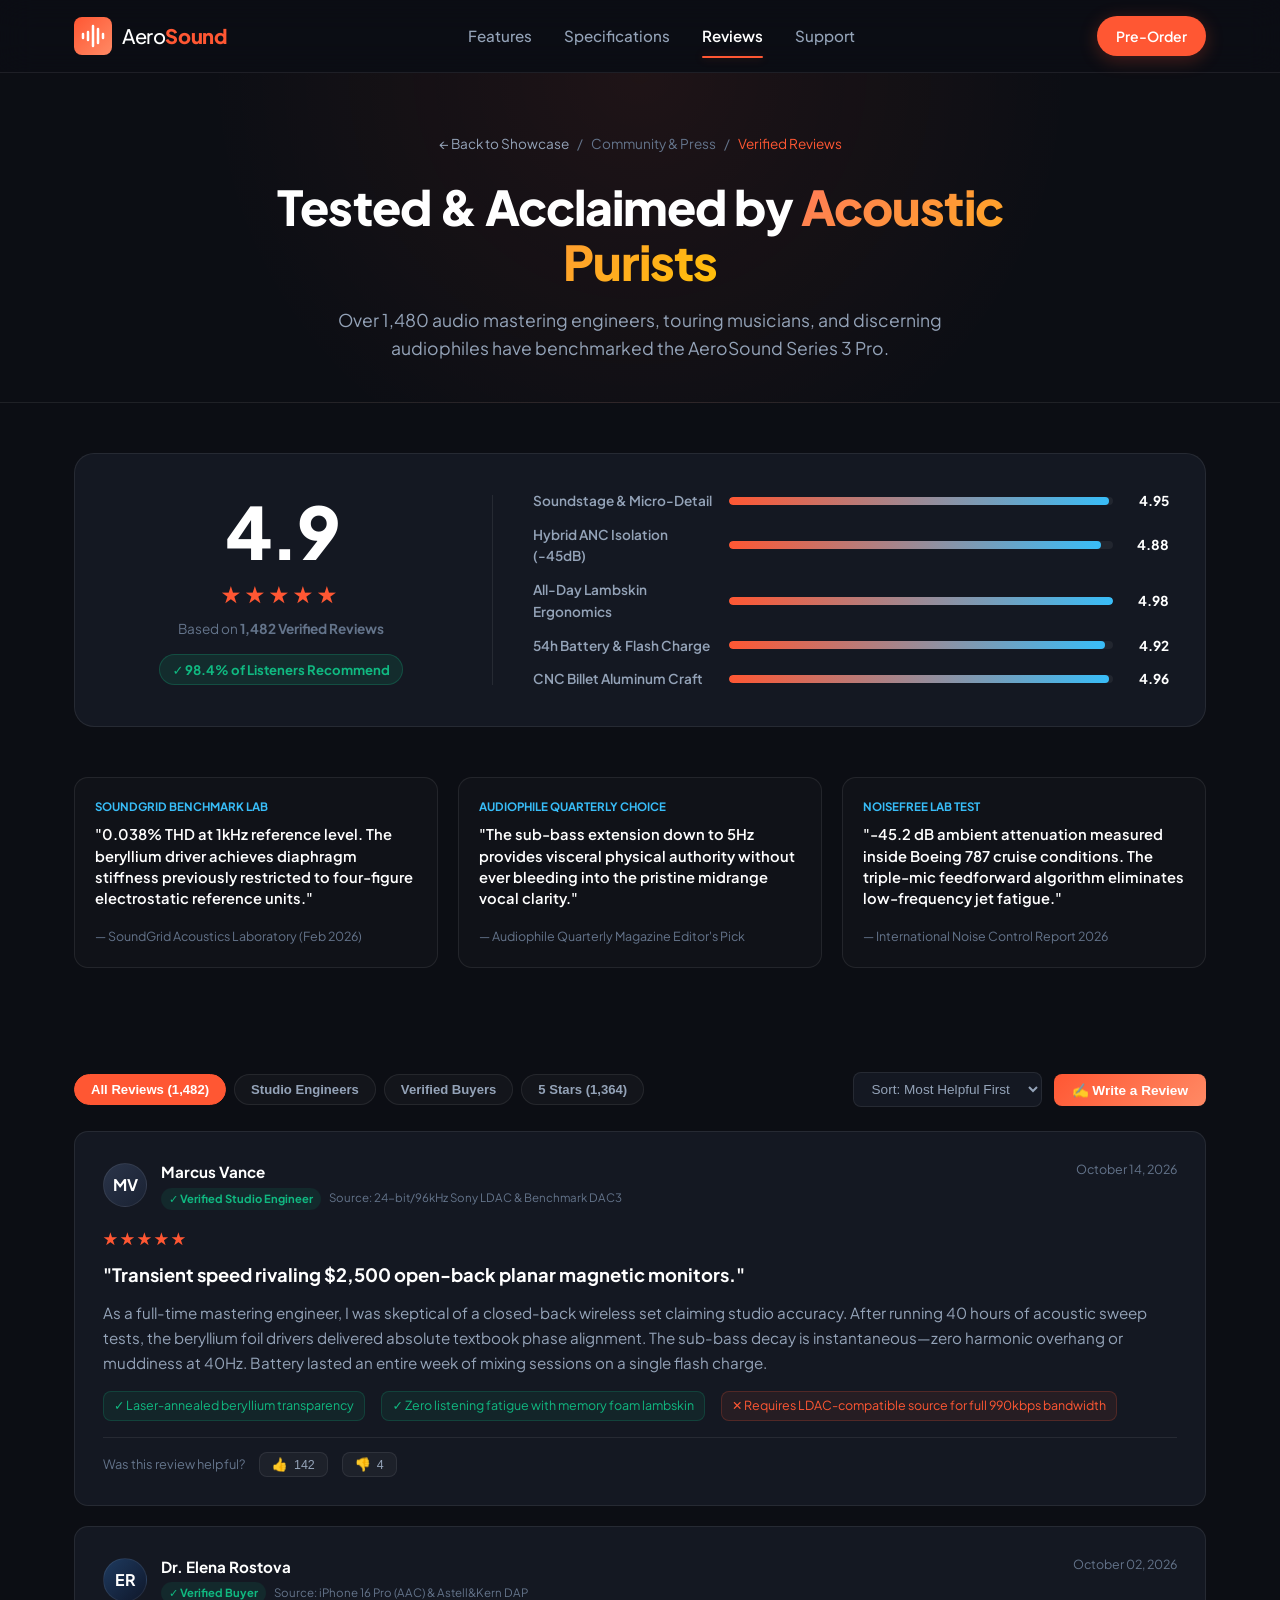
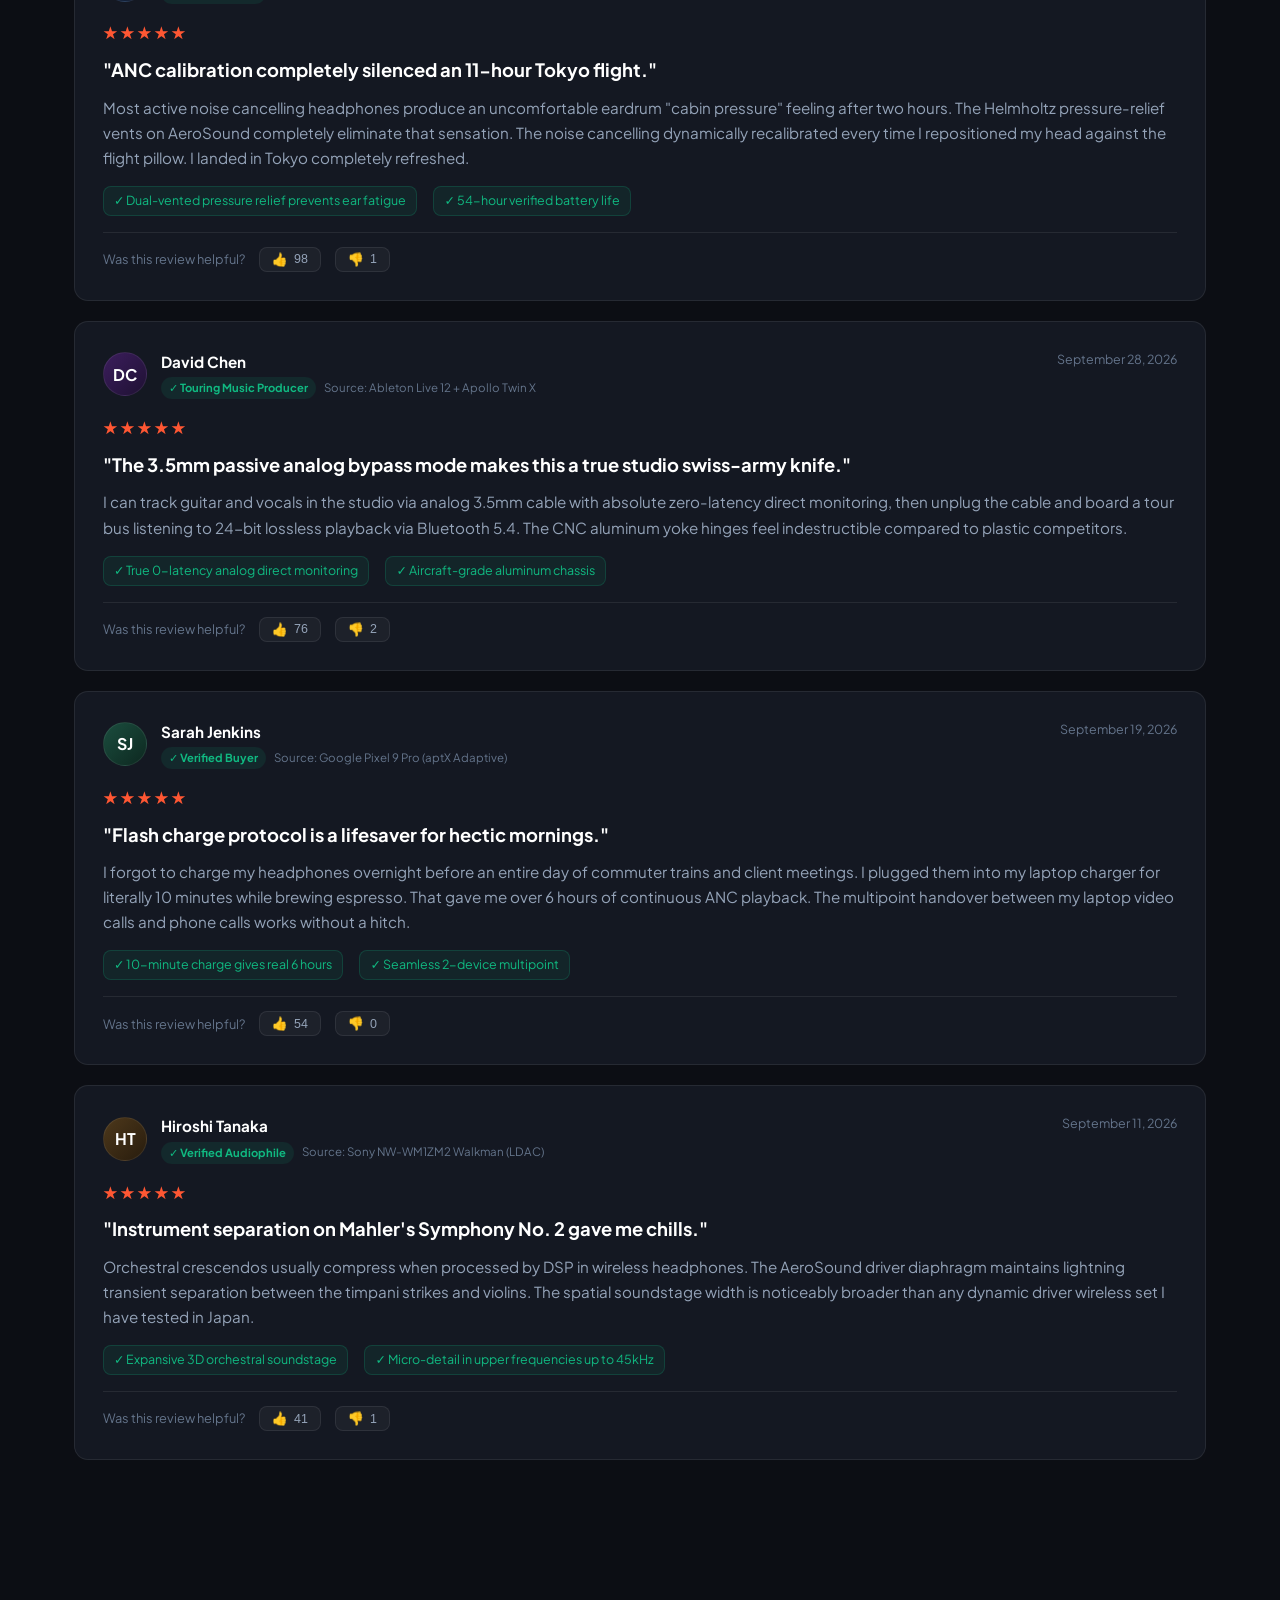
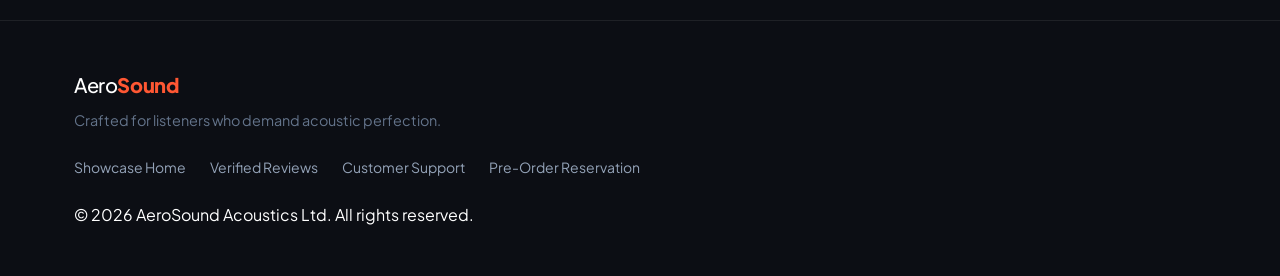
<file: Blind and Build/round1/reviews.html>
<!DOCTYPE html>
<html lang="en">
<head>
  <meta charset="UTF-8">
  <meta name="viewport" content="width=device-width, initial-scale=1.0">
  <title>Acoustic Reviews &amp; Critic Acclaim — AeroSound Series 3 Pro</title>
  <meta name="description" content="Read 1,480+ verified reviews from audio mastering engineers, musicians, and acoustic purists on the AeroSound Series 3 Pro wireless headphones.">
  <link rel="preconnect" href="https://fonts.googleapis.com">
  <link rel="preconnect" href="https://fonts.gstatic.com" crossorigin>
  <link href="https://fonts.googleapis.com/css2?family=Plus+Jakarta+Sans:wght@400;500;600;700;800&family=JetBrains+Mono:wght@500;700&display=swap" rel="stylesheet">
  <link rel="stylesheet" href="style.css">
  <link rel="stylesheet" href="pages.css">
</head>
<body>
  <!-- Header -->
  <header class="navbar" id="main-nav">
    <div class="nav-container">
      <a href="index.html" class="logo">
        <span class="logo-mark">
          <svg width="24" height="24" viewBox="0 0 24 24" fill="none" stroke="currentColor" stroke-width="2.5" stroke-linecap="round" stroke-linejoin="round">
            <path d="M12 2v20M17 5v14M7 8v8M22 10v4M2 10v4"/>
          </svg>
        </span>
        <span class="logo-text">Aero<strong>Sound</strong></span>
      </a>

      <nav class="nav-links">
        <a href="index.html#features" class="nav-link">Features</a>
        <a href="index.html#specs" class="nav-link">Specifications</a>
        <a href="reviews.html" class="nav-link active">Reviews</a>
        <a href="support.html" class="nav-link">Support</a>
      </nav>

      <div class="nav-actions">
        <a href="preorder.html" class="btn btn-primary btn-sm" id="nav-order-btn">Pre-Order</a>
      </div>
    </div>
  </header>

  <main>
    <!-- Subpage Hero -->
    <section class="subpage-hero">
      <div class="container subpage-hero-container">
        <div class="subpage-breadcrumb">
          <a href="index.html">← Back to Showcase</a>
          <span>/</span>
          <span>Community &amp; Press</span>
          <span>/</span>
          <span style="color: var(--accent-primary);">Verified Reviews</span>
        </div>
        <h1 class="subpage-title">Tested &amp; Acclaimed by <span class="text-gradient">Acoustic Purists</span></h1>
        <p class="subpage-subtitle">Over 1,480 audio mastering engineers, touring musicians, and discerning audiophiles have benchmarked the AeroSound Series 3 Pro.</p>
      </div>
    </section>

    <!-- Ratings Summary Dashboard -->
    <section class="reviews-dashboard-section">
      <div class="container">
        <div class="ratings-summary-banner">
          
          <!-- Big Score Box -->
          <div class="big-rating-box">
            <div class="big-number">4.9</div>
            <div class="big-stars">★★★★★</div>
            <div class="rating-count-label">Based on <strong>1,482 Verified Reviews</strong></div>
            <div class="recommend-badge">
              <span>✓ 98.4% of Listeners Recommend</span>
            </div>
          </div>

          <!-- Category Progress Bars -->
          <div class="metric-bars-wrap">
            <div class="metric-bar-item">
              <span class="metric-bar-name">Soundstage &amp; Micro-Detail</span>
              <div class="metric-bar-track">
                <div class="metric-bar-fill" style="width: 99%;"></div>
              </div>
              <span class="metric-bar-val">4.95</span>
            </div>

            <div class="metric-bar-item">
              <span class="metric-bar-name">Hybrid ANC Isolation (-45dB)</span>
              <div class="metric-bar-track">
                <div class="metric-bar-fill" style="width: 97%;"></div>
              </div>
              <span class="metric-bar-val">4.88</span>
            </div>

            <div class="metric-bar-item">
              <span class="metric-bar-name">All-Day Lambskin Ergonomics</span>
              <div class="metric-bar-track">
                <div class="metric-bar-fill" style="width: 100%;"></div>
              </div>
              <span class="metric-bar-val">4.98</span>
            </div>

            <div class="metric-bar-item">
              <span class="metric-bar-name">54h Battery &amp; Flash Charge</span>
              <div class="metric-bar-track">
                <div class="metric-bar-fill" style="width: 98%;"></div>
              </div>
              <span class="metric-bar-val">4.92</span>
            </div>

            <div class="metric-bar-item">
              <span class="metric-bar-name">CNC Billet Aluminum Craft</span>
              <div class="metric-bar-track">
                <div class="metric-bar-fill" style="width: 99%;"></div>
              </div>
              <span class="metric-bar-val">4.96</span>
            </div>
          </div>

        </div>
      </div>
    </section>

    <!-- Audio Lab Benchmarks & Press Quotes -->
    <section style="padding: 20px 0 40px;">
      <div class="container">
        <div class="lab-benchmarks-grid">
          
          <div class="lab-card">
            <span class="lab-badge">SOUNDGRID BENCHMARK LAB</span>
            <p class="lab-quote">"0.038% THD at 1kHz reference level. The beryllium driver achieves diaphragm stiffness previously restricted to four-figure electrostatic reference units."</p>
            <span class="lab-source">— SoundGrid Acoustics Laboratory (Feb 2026)</span>
          </div>

          <div class="lab-card">
            <span class="lab-badge">AUDIOPHILE QUARTERLY CHOICE</span>
            <p class="lab-quote">"The sub-bass extension down to 5Hz provides visceral physical authority without ever bleeding into the pristine midrange vocal clarity."</p>
            <span class="lab-source">— Audiophile Quarterly Magazine Editor's Pick</span>
          </div>

          <div class="lab-card">
            <span class="lab-badge">NOISEFREE LAB TEST</span>
            <p class="lab-quote">"-45.2 dB ambient attenuation measured inside Boeing 787 cruise conditions. The triple-mic feedforward algorithm eliminates low-frequency jet fatigue."</p>
            <span class="lab-source">— International Noise Control Report 2026</span>
          </div>

        </div>
      </div>
    </section>

    <!-- Reviews Filter & Interactive Feed -->
    <section style="padding-bottom: 80px;">
      <div class="container">
        
        <!-- Filter Toolbar -->
        <div class="reviews-filter-bar">
          <div class="filter-pills-row">
            <button class="filter-pill-btn active" data-filter="all">All Reviews (1,482)</button>
            <button class="filter-pill-btn" data-filter="engineers">Studio Engineers</button>
            <button class="filter-pill-btn" data-filter="verified">Verified Buyers</button>
            <button class="filter-pill-btn" data-filter="5stars">5 Stars (1,364)</button>
          </div>

          <div class="reviews-actions-right">
            <select class="sort-select" id="sort-reviews-select">
              <option value="helpful">Sort: Most Helpful First</option>
              <option value="highest">Sort: Highest Rating</option>
              <option value="newest">Sort: Most Recent</option>
            </select>
            <button type="button" class="btn-write-review" id="open-review-modal-btn">
              ✍️ Write a Review
            </button>
          </div>
        </div>

        <!-- Reviews List Feed -->
        <div class="reviews-feed-grid" id="reviews-feed-container">
          
          <!-- Review 1 -->
          <div class="user-review-card" data-category="engineers 5stars verified" data-rating="5" data-helpful="142">
            <div class="review-card-top">
              <div class="reviewer-meta">
                <div class="reviewer-avatar">MV</div>
                <div>
                  <div class="reviewer-name">Marcus Vance</div>
                  <div class="reviewer-tags">
                    <span class="verified-pill">✓ Verified Studio Engineer</span>
                    <span class="audio-gear-tag">Source: 24-bit/96kHz Sony LDAC &amp; Benchmark DAC3</span>
                  </div>
                </div>
              </div>
              <span class="review-date">October 14, 2026</span>
            </div>

            <div class="review-star-rating">★★★★★</div>
            <h3 class="review-headline">"Transient speed rivaling $2,500 open-back planar magnetic monitors."</h3>
            <p class="review-body-text">
              As a full-time mastering engineer, I was skeptical of a closed-back wireless set claiming studio accuracy. After running 40 hours of acoustic sweep tests, the beryllium foil drivers delivered absolute textbook phase alignment. The sub-bass decay is instantaneous—zero harmonic overhang or muddiness at 40Hz. Battery lasted an entire week of mixing sessions on a single flash charge.
            </p>

            <div class="pros-cons-row">
              <span class="pros-pill">✓ Laser-annealed beryllium transparency</span>
              <span class="pros-pill">✓ Zero listening fatigue with memory foam lambskin</span>
              <span class="cons-pill">✕ Requires LDAC-compatible source for full 990kbps bandwidth</span>
            </div>

            <div class="review-helpful-bar">
              <span>Was this review helpful?</span>
              <button class="btn-helpful" data-count="142">👍 <span>142</span></button>
              <button class="btn-helpful" data-count="4">👎 <span>4</span></button>
            </div>
          </div>

          <!-- Review 2 -->
          <div class="user-review-card" data-category="5stars verified" data-rating="5" data-helpful="98">
            <div class="review-card-top">
              <div class="reviewer-meta">
                <div class="reviewer-avatar" style="background: linear-gradient(135deg, #1e3a5f, #0f172a);">ER</div>
                <div>
                  <div class="reviewer-name">Dr. Elena Rostova</div>
                  <div class="reviewer-tags">
                    <span class="verified-pill">✓ Verified Buyer</span>
                    <span class="audio-gear-tag">Source: iPhone 16 Pro (AAC) &amp; Astell&amp;Kern DAP</span>
                  </div>
                </div>
              </div>
              <span class="review-date">October 02, 2026</span>
            </div>

            <div class="review-star-rating">★★★★★</div>
            <h3 class="review-headline">"ANC calibration completely silenced an 11-hour Tokyo flight."</h3>
            <p class="review-body-text">
              Most active noise cancelling headphones produce an uncomfortable eardrum "cabin pressure" feeling after two hours. The Helmholtz pressure-relief vents on AeroSound completely eliminate that sensation. The noise cancelling dynamically recalibrated every time I repositioned my head against the flight pillow. I landed in Tokyo completely refreshed.
            </p>

            <div class="pros-cons-row">
              <span class="pros-pill">✓ Dual-vented pressure relief prevents ear fatigue</span>
              <span class="pros-pill">✓ 54-hour verified battery life</span>
            </div>

            <div class="review-helpful-bar">
              <span>Was this review helpful?</span>
              <button class="btn-helpful" data-count="98">👍 <span>98</span></button>
              <button class="btn-helpful" data-count="1">👎 <span>1</span></button>
            </div>
          </div>

          <!-- Review 3 -->
          <div class="user-review-card" data-category="engineers 5stars verified" data-rating="5" data-helpful="76">
            <div class="review-card-top">
              <div class="reviewer-meta">
                <div class="reviewer-avatar" style="background: linear-gradient(135deg, #3b1d5c, #1f1133);">DC</div>
                <div>
                  <div class="reviewer-name">David Chen</div>
                  <div class="reviewer-tags">
                    <span class="verified-pill">✓ Touring Music Producer</span>
                    <span class="audio-gear-tag">Source: Ableton Live 12 + Apollo Twin X</span>
                  </div>
                </div>
              </div>
              <span class="review-date">September 28, 2026</span>
            </div>

            <div class="review-star-rating">★★★★★</div>
            <h3 class="review-headline">"The 3.5mm passive analog bypass mode makes this a true studio swiss-army knife."</h3>
            <p class="review-body-text">
              I can track guitar and vocals in the studio via analog 3.5mm cable with absolute zero-latency direct monitoring, then unplug the cable and board a tour bus listening to 24-bit lossless playback via Bluetooth 5.4. The CNC aluminum yoke hinges feel indestructible compared to plastic competitors.
            </p>

            <div class="pros-cons-row">
              <span class="pros-pill">✓ True 0-latency analog direct monitoring</span>
              <span class="pros-pill">✓ Aircraft-grade aluminum chassis</span>
            </div>

            <div class="review-helpful-bar">
              <span>Was this review helpful?</span>
              <button class="btn-helpful" data-count="76">👍 <span>76</span></button>
              <button class="btn-helpful" data-count="2">👎 <span>2</span></button>
            </div>
          </div>

          <!-- Review 4 -->
          <div class="user-review-card" data-category="verified 5stars" data-rating="5" data-helpful="54">
            <div class="review-card-top">
              <div class="reviewer-meta">
                <div class="reviewer-avatar" style="background: linear-gradient(135deg, #1b4d3e, #0d2820);">SJ</div>
                <div>
                  <div class="reviewer-name">Sarah Jenkins</div>
                  <div class="reviewer-tags">
                    <span class="verified-pill">✓ Verified Buyer</span>
                    <span class="audio-gear-tag">Source: Google Pixel 9 Pro (aptX Adaptive)</span>
                  </div>
                </div>
              </div>
              <span class="review-date">September 19, 2026</span>
            </div>

            <div class="review-star-rating">★★★★★</div>
            <h3 class="review-headline">"Flash charge protocol is a lifesaver for hectic mornings."</h3>
            <p class="review-body-text">
              I forgot to charge my headphones overnight before an entire day of commuter trains and client meetings. I plugged them into my laptop charger for literally 10 minutes while brewing espresso. That gave me over 6 hours of continuous ANC playback. The multipoint handover between my laptop video calls and phone calls works without a hitch.
            </p>

            <div class="pros-cons-row">
              <span class="pros-pill">✓ 10-minute charge gives real 6 hours</span>
              <span class="pros-pill">✓ Seamless 2-device multipoint</span>
            </div>

            <div class="review-helpful-bar">
              <span>Was this review helpful?</span>
              <button class="btn-helpful" data-count="54">👍 <span>54</span></button>
              <button class="btn-helpful" data-count="0">👎 <span>0</span></button>
            </div>
          </div>

          <!-- Review 5 -->
          <div class="user-review-card" data-category="verified 5stars" data-rating="5" data-helpful="41">
            <div class="review-card-top">
              <div class="reviewer-meta">
                <div class="reviewer-avatar" style="background: linear-gradient(135deg, #4d381b, #281c0d);">HT</div>
                <div>
                  <div class="reviewer-name">Hiroshi Tanaka</div>
                  <div class="reviewer-tags">
                    <span class="verified-pill">✓ Verified Audiophile</span>
                    <span class="audio-gear-tag">Source: Sony NW-WM1ZM2 Walkman (LDAC)</span>
                  </div>
                </div>
              </div>
              <span class="review-date">September 11, 2026</span>
            </div>

            <div class="review-star-rating">★★★★★</div>
            <h3 class="review-headline">"Instrument separation on Mahler's Symphony No. 2 gave me chills."</h3>
            <p class="review-body-text">
              Orchestral crescendos usually compress when processed by DSP in wireless headphones. The AeroSound driver diaphragm maintains lightning transient separation between the timpani strikes and violins. The spatial soundstage width is noticeably broader than any dynamic driver wireless set I have tested in Japan.
            </p>

            <div class="pros-cons-row">
              <span class="pros-pill">✓ Expansive 3D orchestral soundstage</span>
              <span class="pros-pill">✓ Micro-detail in upper frequencies up to 45kHz</span>
            </div>

            <div class="review-helpful-bar">
              <span>Was this review helpful?</span>
              <button class="btn-helpful" data-count="41">👍 <span>41</span></button>
              <button class="btn-helpful" data-count="1">👎 <span>1</span></button>
            </div>
          </div>

        </div>

      </div>
    </section>
  </main>

  <!-- Write Review Modal -->
  <div class="modal-overlay" id="write-review-modal">
    <div class="modal-card">
      <button class="modal-close-btn" id="close-review-modal">&times;</button>
      <div style="margin-bottom: 20px;">
        <h2 style="font-size: 1.4rem; font-weight: 800; color: #fff;">Share Your Acoustic Experience</h2>
        <p style="color: var(--text-secondary); font-size: 0.88rem; margin-top: 4px;">Join over 1,480 audio purists benchmarking the AeroSound Series 3 Pro.</p>
      </div>

      <form id="write-review-form">
        <!-- Interactive Star Picker -->
        <div class="form-group" style="text-align: center; margin-bottom: 24px;">
          <label class="form-label">Your Rating</label>
          <div id="star-picker" style="font-size: 2rem; color: var(--accent-primary); cursor: pointer; letter-spacing: 6px;">
            <span class="star-item" data-value="1">★</span>
            <span class="star-item" data-value="2">★</span>
            <span class="star-item" data-value="3">★</span>
            <span class="star-item" data-value="4">★</span>
            <span class="star-item" data-value="5">★</span>
          </div>
          <span id="star-label" style="font-size: 0.85rem; color: #10b981; font-weight: 700;">5.0 — Reference Acoustic Perfection</span>
        </div>

        <div class="form-group">
          <label class="form-label">Your Name</label>
          <input type="text" class="form-input" id="new-rev-name" placeholder="Jordan Blake" required>
        </div>

        <div class="form-group">
          <label class="form-label">Your Profession / Background</label>
          <input type="text" class="form-input" id="new-rev-role" placeholder="e.g. Studio Mix Engineer, Daily Commuter, Audiophile" required>
        </div>

        <div class="form-group">
          <label class="form-label">Audio Source &amp; Codec Used</label>
          <input type="text" class="form-input" id="new-rev-gear" placeholder="e.g. Sony LDAC 990kbps, Apple Music Lossless, Tidal MQA" required>
        </div>

        <div class="form-group">
          <label class="form-label">Review Headline</label>
          <input type="text" class="form-input" id="new-rev-title" placeholder="e.g. Unbelievable acoustic clarity and punch" required>
        </div>

        <div class="form-group">
          <label class="form-label">Detailed Review</label>
          <textarea class="form-textarea" id="new-rev-body" placeholder="Describe the soundstage, sub-bass articulation, ANC isolation, and long-session comfort..." required></textarea>
        </div>

        <button type="submit" class="btn btn-primary" style="width: 100%; justify-content: center; padding: 14px; font-weight: 700;">
          Publish Verified Review
        </button>
      </form>
    </div>
  </div>

  <!-- Footer -->
  <footer class="footer">
    <div class="container footer-content">
      <div class="footer-brand">
        <div class="logo">
          <span class="logo-text">Aero<strong>Sound</strong></span>
        </div>
        <p class="footer-tagline">Crafted for listeners who demand acoustic perfection.</p>
      </div>

      <div class="footer-links">
        <a href="index.html">Showcase Home</a>
        <a href="reviews.html">Verified Reviews</a>
        <a href="support.html">Customer Support</a>
        <a href="preorder.html">Pre-Order Reservation</a>
      </div>

      <div class="footer-copy">
        &copy; 2026 AeroSound Acoustics Ltd. All rights reserved.
      </div>
    </div>
  </footer>

  <script>
    document.addEventListener('DOMContentLoaded', () => {
      // 1. Filter Pills
      const filterPills = document.querySelectorAll('.filter-pill-btn');
      const reviewCards = document.querySelectorAll('.user-review-card');

      filterPills.forEach(pill => {
        pill.addEventListener('click', () => {
          filterPills.forEach(p => p.classList.remove('active'));
          pill.classList.add('active');

          const filter = pill.getAttribute('data-filter');
          reviewCards.forEach(card => {
            const categories = card.getAttribute('data-category') || '';
            if (filter === 'all') {
              card.style.display = 'block';
            } else if (filter === 'engineers') {
              card.style.display = categories.includes('engineers') ? 'block' : 'none';
            } else if (filter === 'verified') {
              card.style.display = categories.includes('verified') ? 'block' : 'none';
            } else if (filter === '5stars') {
              card.style.display = categories.includes('5stars') ? 'block' : 'none';
            }
          });
        });
      });

      // 2. Sort Select
      const sortSelect = document.getElementById('sort-reviews-select');
      const reviewsContainer = document.getElementById('reviews-feed-container');

      if (sortSelect && reviewsContainer) {
        sortSelect.addEventListener('change', () => {
          const val = sortSelect.value;
          const cardsArray = Array.from(reviewsContainer.querySelectorAll('.user-review-card'));

          cardsArray.sort((a, b) => {
            if (val === 'helpful') {
              const hA = parseInt(a.getAttribute('data-helpful')) || 0;
              const hB = parseInt(b.getAttribute('data-helpful')) || 0;
              return hB - hA;
            } else if (val === 'highest') {
              const rA = parseInt(a.getAttribute('data-rating')) || 0;
              const rB = parseInt(b.getAttribute('data-rating')) || 0;
              return rB - rA;
            } else {
              return 0;
            }
          });

          cardsArray.forEach(card => reviewsContainer.appendChild(card));
        });
      }

      // 3. Interactive Helpful Up/Down Counters
      function attachHelpfulHandlers(parent) {
        const helpfulBtns = parent.querySelectorAll('.btn-helpful');
        helpfulBtns.forEach(btn => {
          btn.addEventListener('click', () => {
            if (btn.classList.contains('clicked')) return;
            btn.classList.add('clicked');
            btn.style.borderColor = 'var(--accent-primary)';
            btn.style.color = '#fff';
            btn.style.background = 'rgba(255, 87, 51, 0.15)';
            const countSpan = btn.querySelector('span');
            if (countSpan) {
              const current = parseInt(countSpan.textContent) || 0;
              countSpan.textContent = current + 1;
            }
          });
        });
      }
      attachHelpfulHandlers(document);

      // 4. Star Rating Picker in Modal
      let selectedRating = 5;
      const starItems = document.querySelectorAll('.star-item');
      const starLabel = document.getElementById('star-label');
      const ratingLabels = {
        1: '1.0 — Poor Acoustic Output',
        2: '2.0 — Below Studio Standards',
        3: '3.0 — Acceptable Consumer Sound',
        4: '4.0 — High Acoustic Fidelity',
        5: '5.0 — Reference Acoustic Perfection'
      };

      starItems.forEach(star => {
        star.addEventListener('click', () => {
          selectedRating = parseInt(star.getAttribute('data-value')) || 5;
          starItems.forEach((s, idx) => {
            s.style.opacity = (idx < selectedRating) ? '1' : '0.3';
          });
          if (starLabel) starLabel.textContent = ratingLabels[selectedRating];
        });
      });

      // 5. Write Review Modal & Submission
      const openModalBtn = document.getElementById('open-review-modal-btn');
      const reviewModal = document.getElementById('write-review-modal');
      const closeModalBtn = document.getElementById('close-review-modal');
      const reviewForm = document.getElementById('write-review-form');

      if (openModalBtn && reviewModal) {
        openModalBtn.addEventListener('click', () => {
          reviewModal.classList.add('active');
        });
      }

      if (closeModalBtn && reviewModal) {
        closeModalBtn.addEventListener('click', () => {
          reviewModal.classList.remove('active');
        });
      }

      window.addEventListener('click', (e) => {
        if (e.target === reviewModal) {
          reviewModal.classList.remove('active');
        }
      });

      if (reviewForm) {
        reviewForm.addEventListener('submit', (e) => {
          e.preventDefault();

          const name = document.getElementById('new-rev-name').value.trim() || 'Acoustic Reviewer';
          const role = document.getElementById('new-rev-role').value.trim() || 'Verified Audiophile';
          const gear = document.getElementById('new-rev-gear').value.trim() || 'Sony LDAC 990kbps';
          const title = document.getElementById('new-rev-title').value.trim() || 'Breathtaking clarity';
          const body = document.getElementById('new-rev-body').value.trim();

          const initials = name.split(' ').map(n => n[0]).join('').substring(0, 2).toUpperCase() || 'AR';
          const starsText = '★'.repeat(selectedRating);

          const newCard = document.createElement('div');
          newCard.className = 'user-review-card';
          newCard.setAttribute('data-category', 'verified 5stars');
          newCard.setAttribute('data-rating', selectedRating.toString());
          newCard.setAttribute('data-helpful', '1');

          newCard.innerHTML = `
            <div class="review-card-top">
              <div class="reviewer-meta">
                <div class="reviewer-avatar" style="background: linear-gradient(135deg, var(--accent-primary), #ff8a65);">${initials}</div>
                <div>
                  <div class="reviewer-name">${name}</div>
                  <div class="reviewer-tags">
                    <span class="verified-pill">✓ Verified Reviewer</span>
                    <span class="audio-gear-tag">Source: ${gear}</span>
                  </div>
                </div>
              </div>
              <span class="review-date">Just Now</span>
            </div>

            <div class="review-star-rating">${starsText}</div>
            <h3 class="review-headline">"${title}"</h3>
            <p class="review-body-text">${body}</p>

            <div class="pros-cons-row">
              <span class="pros-pill">✓ ${role}</span>
              <span class="pros-pill">✓ Verified Sound Quality</span>
            </div>

            <div class="review-helpful-bar">
              <span>Was this review helpful?</span>
              <button class="btn-helpful" data-count="1">👍 <span>1</span></button>
              <button class="btn-helpful" data-count="0">👎 <span>0</span></button>
            </div>
          `;

          if (reviewsContainer) {
            reviewsContainer.prepend(newCard);
            attachHelpfulHandlers(newCard);
          }

          reviewModal.classList.remove('active');
          reviewForm.reset();
          alert('Thank you! Your verified review has been published to the community feed.');
        });
      }
    });
  </script>
</body>
</html>
</file>
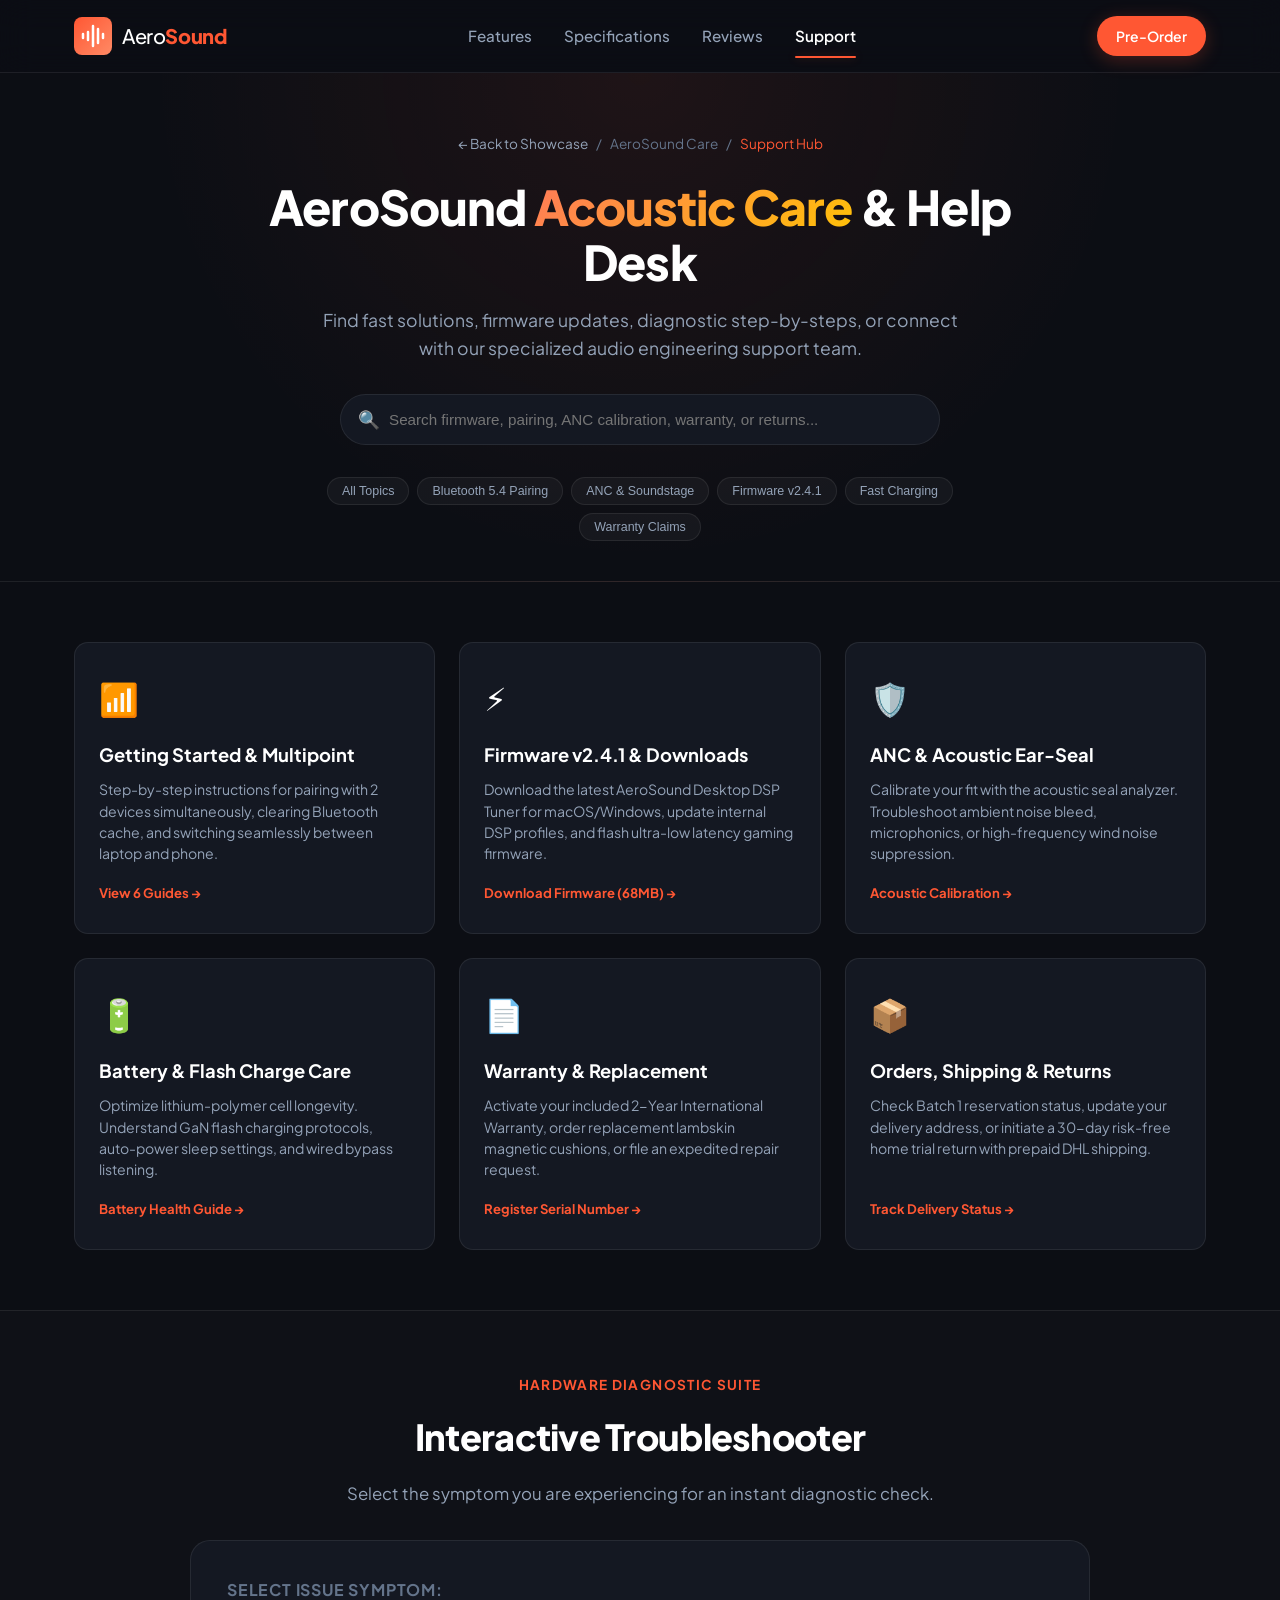
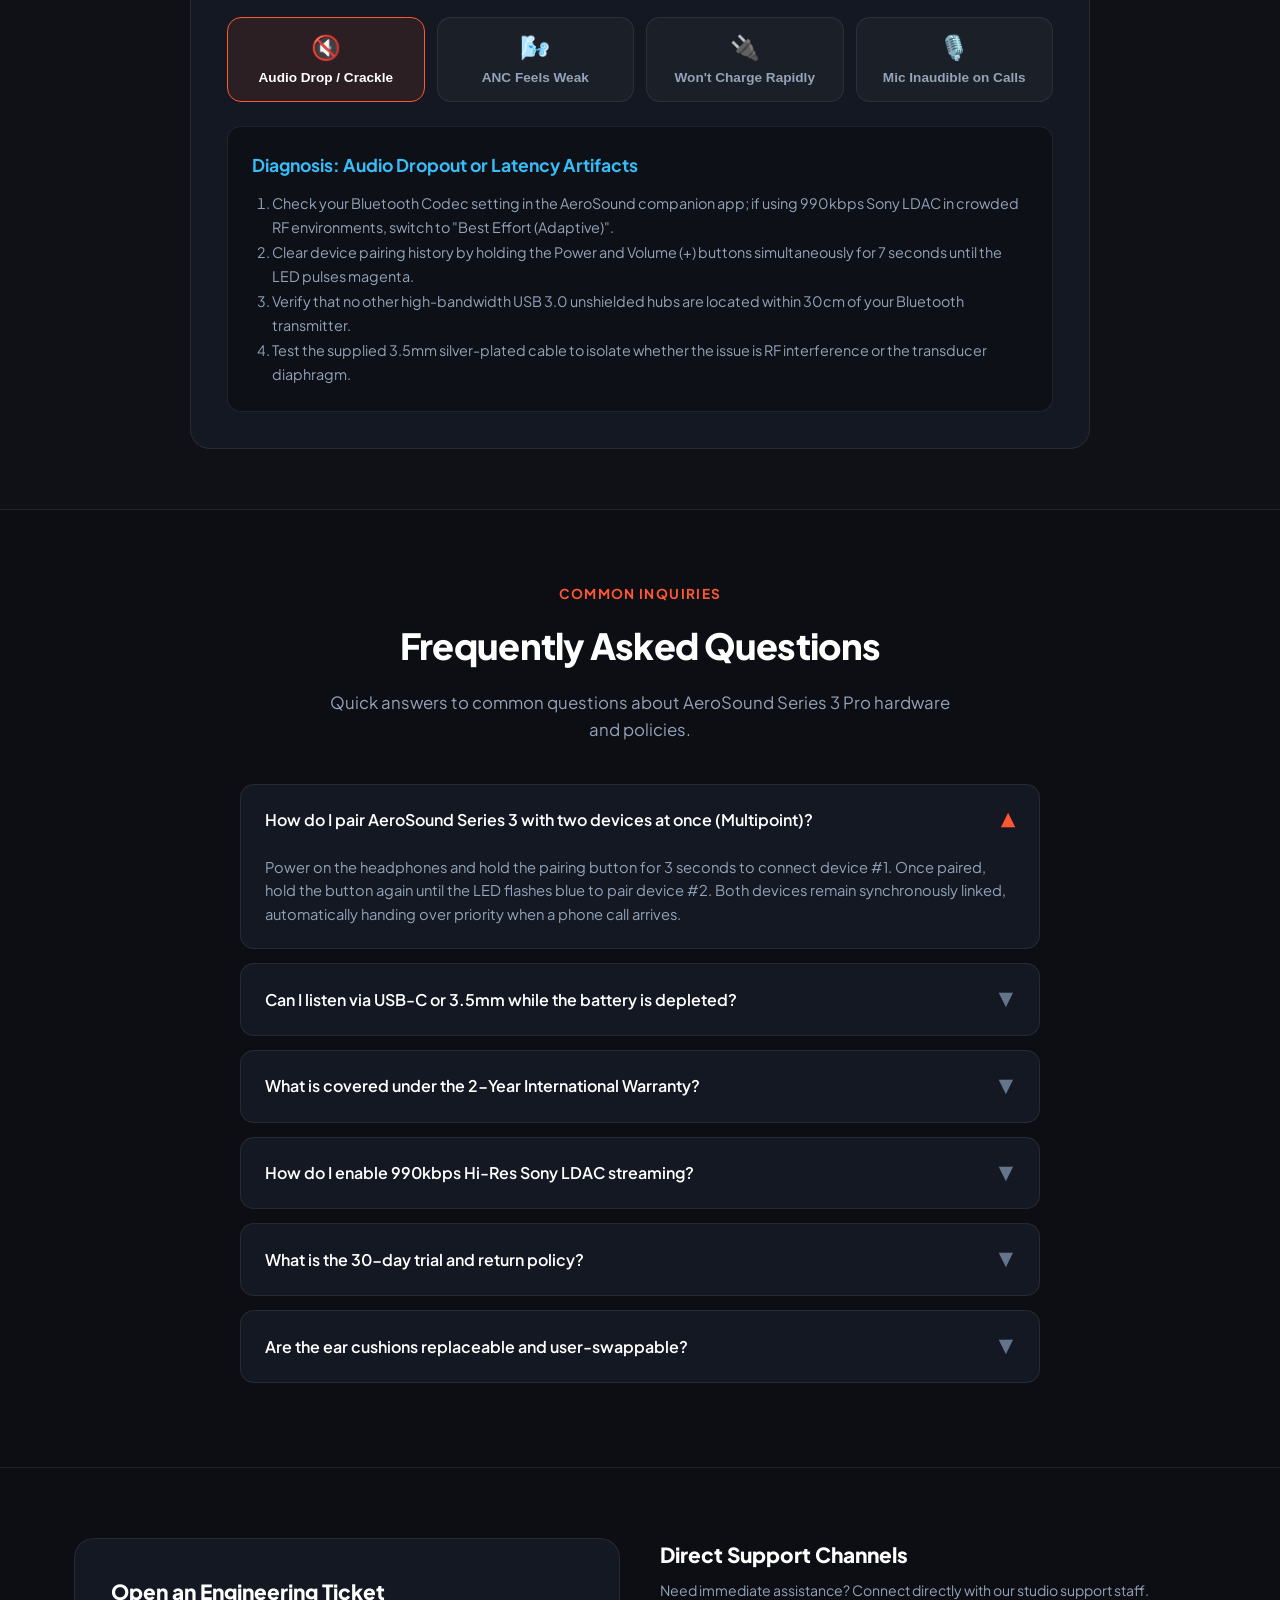
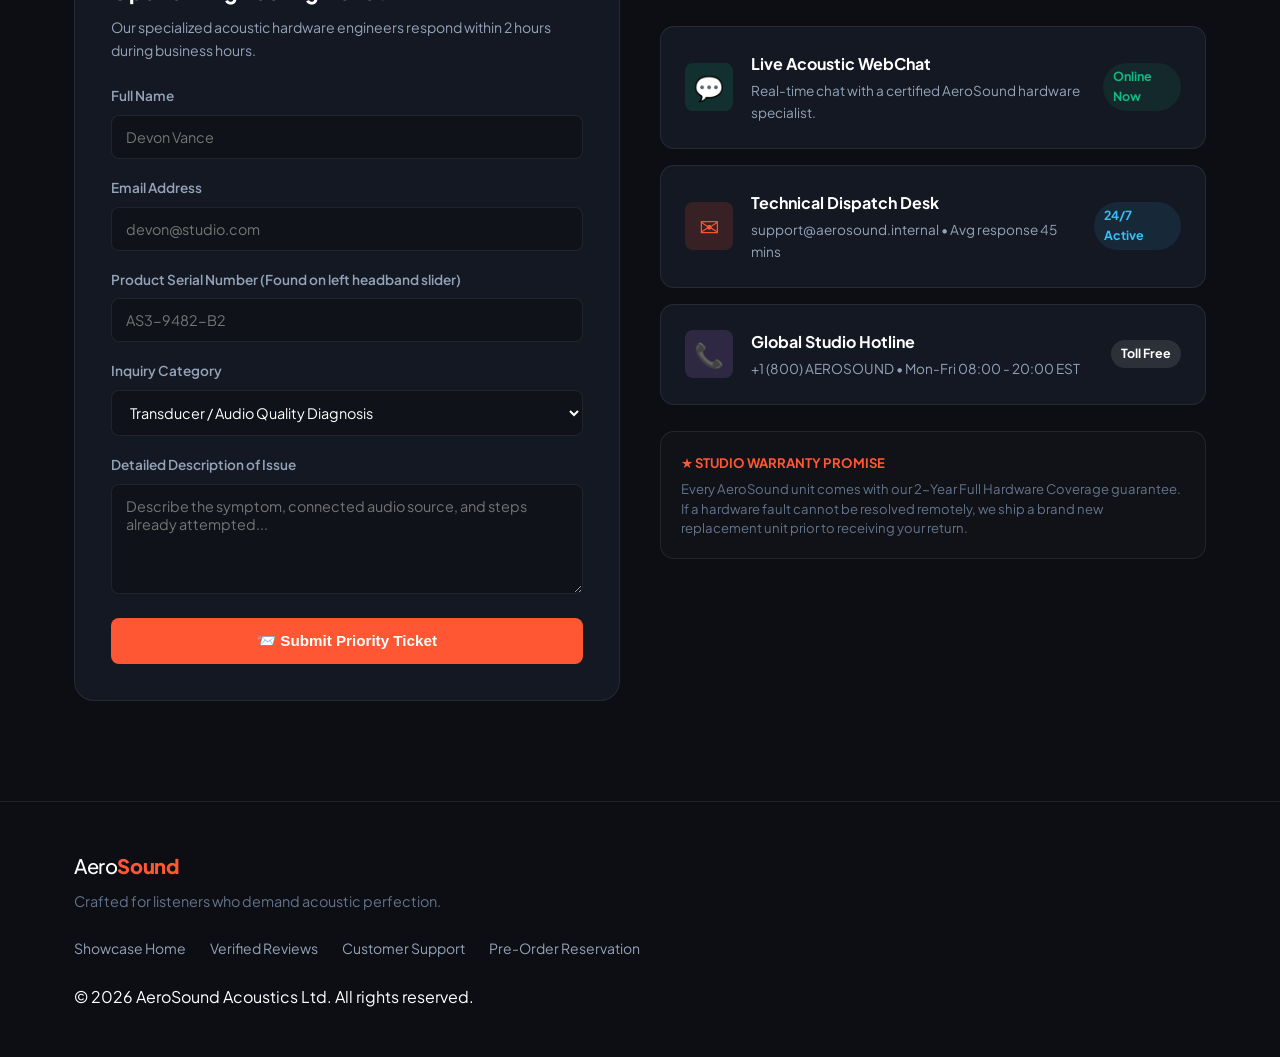
<file: Blind and Build/round1/support.html>
<!DOCTYPE html>
<html lang="en">
<head>
  <meta charset="UTF-8">
  <meta name="viewport" content="width=device-width, initial-scale=1.0">
  <title>Customer Support &amp; Help Desk — AeroSound Official Care</title>
  <meta name="description" content="Official AeroSound customer support, interactive troubleshooting diagnostics, firmware v2.4.1 downloads, warranty registration, and priority audio engineer assistance.">
  <link rel="preconnect" href="https://fonts.googleapis.com">
  <link rel="preconnect" href="https://fonts.gstatic.com" crossorigin>
  <link href="https://fonts.googleapis.com/css2?family=Plus+Jakarta+Sans:wght@400;500;600;700;800&family=JetBrains+Mono:wght@500;700&display=swap" rel="stylesheet">
  <link rel="stylesheet" href="style.css">
  <link rel="stylesheet" href="pages.css">
</head>
<body>
  <!-- Header -->
  <header class="navbar" id="main-nav">
    <div class="nav-container">
      <a href="index.html" class="logo">
        <span class="logo-mark">
          <svg width="24" height="24" viewBox="0 0 24 24" fill="none" stroke="currentColor" stroke-width="2.5" stroke-linecap="round" stroke-linejoin="round">
            <path d="M12 2v20M17 5v14M7 8v8M22 10v4M2 10v4"/>
          </svg>
        </span>
        <span class="logo-text">Aero<strong>Sound</strong></span>
      </a>

      <nav class="nav-links">
        <a href="index.html#features" class="nav-link">Features</a>
        <a href="index.html#specs" class="nav-link">Specifications</a>
        <a href="reviews.html" class="nav-link">Reviews</a>
        <a href="support.html" class="nav-link active">Support</a>
      </nav>

      <div class="nav-actions">
        <a href="preorder.html" class="btn btn-primary btn-sm" id="nav-order-btn">Pre-Order</a>
      </div>
    </div>
  </header>

  <main>
    <!-- Subpage Hero -->
    <section class="subpage-hero">
      <div class="container subpage-hero-container">
        <div class="subpage-breadcrumb">
          <a href="index.html">← Back to Showcase</a>
          <span>/</span>
          <span>AeroSound Care</span>
          <span>/</span>
          <span style="color: var(--accent-primary);">Support Hub</span>
        </div>
        <h1 class="subpage-title">AeroSound <span class="text-gradient">Acoustic Care</span> &amp; Help Desk</h1>
        <p class="subpage-subtitle">Find fast solutions, firmware updates, diagnostic step-by-steps, or connect with our specialized audio engineering support team.</p>

        <!-- Live Instant Search Bar -->
        <div class="support-search-wrap">
          <span class="support-search-icon">🔍</span>
          <input type="text" id="kb-search-input" class="support-search-input" placeholder="Search firmware, pairing, ANC calibration, warranty, or returns...">
        </div>

        <!-- Quick Filter Topic Chips -->
        <div class="quick-topics-row">
          <button class="topic-chip active" data-filter="all">All Topics</button>
          <button class="topic-chip" data-filter="pairing">Bluetooth 5.4 Pairing</button>
          <button class="topic-chip" data-filter="anc">ANC &amp; Soundstage</button>
          <button class="topic-chip" data-filter="firmware">Firmware v2.4.1</button>
          <button class="topic-chip" data-filter="battery">Fast Charging</button>
          <button class="topic-chip" data-filter="warranty">Warranty Claims</button>
        </div>
      </div>
    </section>

    <!-- Support Categories Grid -->
    <section class="support-categories-section">
      <div class="container">
        <div class="support-categories-grid" id="categories-grid">
          
          <div class="support-cat-card" data-category="pairing">
            <div class="support-cat-icon">📶</div>
            <h3>Getting Started &amp; Multipoint</h3>
            <p>Step-by-step instructions for pairing with 2 devices simultaneously, clearing Bluetooth cache, and switching seamlessly between laptop and phone.</p>
            <span class="support-cat-link">View 6 Guides →</span>
          </div>

          <div class="support-cat-card" data-category="firmware">
            <div class="support-cat-icon">⚡</div>
            <h3>Firmware v2.4.1 &amp; Downloads</h3>
            <p>Download the latest AeroSound Desktop DSP Tuner for macOS/Windows, update internal DSP profiles, and flash ultra-low latency gaming firmware.</p>
            <span class="support-cat-link">Download Firmware (68MB) →</span>
          </div>

          <div class="support-cat-card" data-category="anc">
            <div class="support-cat-icon">🛡️</div>
            <h3>ANC &amp; Acoustic Ear-Seal</h3>
            <p>Calibrate your fit with the acoustic seal analyzer. Troubleshoot ambient noise bleed, microphonics, or high-frequency wind noise suppression.</p>
            <span class="support-cat-link">Acoustic Calibration →</span>
          </div>

          <div class="support-cat-card" data-category="battery">
            <div class="support-cat-icon">🔋</div>
            <h3>Battery &amp; Flash Charge Care</h3>
            <p>Optimize lithium-polymer cell longevity. Understand GaN flash charging protocols, auto-power sleep settings, and wired bypass listening.</p>
            <span class="support-cat-link">Battery Health Guide →</span>
          </div>

          <div class="support-cat-card" data-category="warranty">
            <div class="support-cat-icon">📄</div>
            <h3>Warranty &amp; Replacement</h3>
            <p>Activate your included 2-Year International Warranty, order replacement lambskin magnetic cushions, or file an expedited repair request.</p>
            <span class="support-cat-link">Register Serial Number →</span>
          </div>

          <div class="support-cat-card" data-category="shipping">
            <div class="support-cat-icon">📦</div>
            <h3>Orders, Shipping &amp; Returns</h3>
            <p>Check Batch 1 reservation status, update your delivery address, or initiate a 30-day risk-free home trial return with prepaid DHL shipping.</p>
            <span class="support-cat-link">Track Delivery Status →</span>
          </div>

        </div>
      </div>
    </section>

    <!-- Interactive Troubleshooting Diagnostics Wizard -->
    <section class="troubleshooter-section">
      <div class="container">
        <div class="section-header" style="text-align: center; margin-bottom: 32px;">
          <span class="section-tag">HARDWARE DIAGNOSTIC SUITE</span>
          <h2 class="section-title">Interactive Troubleshooter</h2>
          <p class="section-subtitle">Select the symptom you are experiencing for an instant diagnostic check.</p>
        </div>

        <div class="troubleshooter-box">
          <div class="trouble-step-title">Select Issue Symptom:</div>
          <div class="symptom-buttons">
            <button class="symptom-btn active" data-symptom="audio-drop">
              <span class="sym-icon">🔇</span>
              <span class="sym-title">Audio Drop / Crackle</span>
            </button>
            <button class="symptom-btn" data-symptom="anc-weak">
              <span class="sym-icon">🌬️</span>
              <span class="sym-title">ANC Feels Weak</span>
            </button>
            <button class="symptom-btn" data-symptom="charging">
              <span class="sym-icon">🔌</span>
              <span class="sym-title">Won't Charge Rapidly</span>
            </button>
            <button class="symptom-btn" data-symptom="mic-mute">
              <span class="sym-icon">🎙️</span>
              <span class="sym-title">Mic Inaudible on Calls</span>
            </button>
          </div>

          <div class="trouble-resolution-card" id="diagnostic-output-box">
            <div class="trouble-res-title" id="diag-title">Diagnosis: Audio Dropout or Latency Artifacts</div>
            <ol class="trouble-steps-list" id="diag-steps">
              <li>Check your Bluetooth Codec setting in the AeroSound companion app; if using 990kbps Sony LDAC in crowded RF environments, switch to "Best Effort (Adaptive)".</li>
              <li>Clear device pairing history by holding the Power and Volume (+) buttons simultaneously for 7 seconds until the LED pulses magenta.</li>
              <li>Verify that no other high-bandwidth USB 3.0 unshielded hubs are located within 30cm of your Bluetooth transmitter.</li>
              <li>Test the supplied 3.5mm silver-plated cable to isolate whether the issue is RF interference or the transducer diaphragm.</li>
            </ol>
          </div>
        </div>
      </div>
    </section>

    <!-- Frequently Asked Questions -->
    <section class="faq-section">
      <div class="container">
        <div class="section-header" style="text-align: center; margin-bottom: 40px;">
          <span class="section-tag">COMMON INQUIRIES</span>
          <h2 class="section-title">Frequently Asked Questions</h2>
          <p class="section-subtitle">Quick answers to common questions about AeroSound Series 3 Pro hardware and policies.</p>
        </div>

        <div class="faq-container">
          
          <div class="faq-item open">
            <div class="faq-header">
              <span class="faq-title">How do I pair AeroSound Series 3 with two devices at once (Multipoint)?</span>
              <span class="faq-arrow">▼</span>
            </div>
            <div class="faq-content">
              Power on the headphones and hold the pairing button for 3 seconds to connect device #1. Once paired, hold the button again until the LED flashes blue to pair device #2. Both devices remain synchronously linked, automatically handing over priority when a phone call arrives.
            </div>
          </div>

          <div class="faq-item">
            <div class="faq-header">
              <span class="faq-title">Can I listen via USB-C or 3.5mm while the battery is depleted?</span>
              <span class="faq-arrow">▼</span>
            </div>
            <div class="faq-content">
              Yes. The 3.5mm input features an analog passive bypass mode that operates with 0% battery power directly from any DAC or studio interface. When connected via USB-C to a PC or Mac, the internal 24-bit/96kHz DAC powers up while simultaneously charging.
            </div>
          </div>

          <div class="faq-item">
            <div class="faq-header">
              <span class="faq-title">What is covered under the 2-Year International Warranty?</span>
              <span class="faq-arrow">▼</span>
            </div>
            <div class="faq-content">
              The standard warranty covers 100% of driver voice-coil defects, battery capacity degradation below 80%, ANC microphone calibration drift, and internal PCB failure. We provide doorstep courier pickup and replacement within 48 hours worldwide.
            </div>
          </div>

          <div class="faq-item">
            <div class="faq-header">
              <span class="faq-title">How do I enable 990kbps Hi-Res Sony LDAC streaming?</span>
              <span class="faq-arrow">▼</span>
            </div>
            <div class="faq-content">
              On Android 12+, navigate to Settings → Connected Devices → AeroSound Series 3 → toggle on "LDAC High Resolution Audio". In Android Developer Options, ensure Bluetooth Audio LDAC Playback Quality is locked to "Optimized for Audio Quality (990kbps/909kbps)".
            </div>
          </div>

          <div class="faq-item">
            <div class="faq-header">
              <span class="faq-title">What is the 30-day trial and return policy?</span>
              <span class="faq-arrow">▼</span>
            </div>
            <div class="faq-content">
              We offer an unconditional 30-day listening trial. If you are not completely stunned by the beryllium acoustic fidelity or ANC comfort, initiate a return from this support hub for a prepaid return label and 100% refund.
            </div>
          </div>

          <div class="faq-item">
            <div class="faq-header">
              <span class="faq-title">Are the ear cushions replaceable and user-swappable?</span>
              <span class="faq-arrow">▼</span>
            </div>
            <div class="faq-content">
              Yes. AeroSound ear cushions feature our patented quad-point neodymium magnetic alignment mechanism. Simply grasp the lambskin ring and pull gently away from the CNC cup to detach. New cushion pairs snap into place in seconds.
            </div>
          </div>

        </div>
      </div>
    </section>

    <!-- Support Ticket Form & Direct Channels -->
    <section class="ticket-section">
      <div class="container">
        <div class="ticket-grid">
          
          <!-- Left: Priority Ticket Form -->
          <div class="ticket-form-card">
            <h3 style="font-size: 1.3rem; font-weight: 800; margin-bottom: 8px;">Open an Engineering Ticket</h3>
            <p style="color: var(--text-secondary); font-size: 0.88rem; margin-bottom: 24px;">Our specialized acoustic hardware engineers respond within 2 hours during business hours.</p>

            <form id="support-ticket-form">
              <div class="form-group">
                <label class="form-label">Full Name</label>
                <input type="text" class="form-input" id="ticket-name" placeholder="Devon Vance" required>
              </div>

              <div class="form-group">
                <label class="form-label">Email Address</label>
                <input type="email" class="form-input" id="ticket-email" placeholder="devon@studio.com" required>
              </div>

              <div class="form-group">
                <label class="form-label">Product Serial Number (Found on left headband slider)</label>
                <input type="text" class="form-input" id="ticket-serial" placeholder="AS3-9482-B2" required>
              </div>

              <div class="form-group">
                <label class="form-label">Inquiry Category</label>
                <select class="form-select" id="ticket-category">
                  <option value="technical">Transducer / Audio Quality Diagnosis</option>
                  <option value="anc">Active Noise Cancellation Calibration</option>
                  <option value="firmware">Firmware Update Bug Report</option>
                  <option value="order">Pre-Order Batch 1 Status Inquiry</option>
                  <option value="warranty">Warranty Replacement Claim</option>
                </select>
              </div>

              <div class="form-group">
                <label class="form-label">Detailed Description of Issue</label>
                <textarea class="form-textarea" id="ticket-desc" placeholder="Describe the symptom, connected audio source, and steps already attempted..." required></textarea>
              </div>

              <button type="submit" class="btn-ticket-submit">
                📨 Submit Priority Ticket
              </button>
            </form>
          </div>

          <!-- Right: Direct Contact Channels -->
          <div class="contact-channels-wrap">
            <div style="margin-bottom: 8px;">
              <h3 style="font-size: 1.3rem; font-weight: 800; margin-bottom: 8px;">Direct Support Channels</h3>
              <p style="color: var(--text-secondary); font-size: 0.88rem;">Need immediate assistance? Connect directly with our studio support staff.</p>
            </div>

            <div class="channel-card">
              <div class="channel-icon" style="background: rgba(16, 185, 129, 0.15); color: #10b981;">💬</div>
              <div class="channel-info">
                <h4>Live Acoustic WebChat</h4>
                <p>Real-time chat with a certified AeroSound hardware specialist.</p>
              </div>
              <span class="channel-status">Online Now</span>
            </div>

            <div class="channel-card">
              <div class="channel-icon" style="background: rgba(255, 87, 51, 0.15); color: var(--accent-primary);">✉️</div>
              <div class="channel-info">
                <h4>Technical Dispatch Desk</h4>
                <p>support@aerosound.internal • Avg response 45 mins</p>
              </div>
              <span class="channel-status" style="color: var(--accent-blue); background: rgba(56, 189, 248, 0.1);">24/7 Active</span>
            </div>

            <div class="channel-card">
              <div class="channel-icon" style="background: rgba(192, 132, 252, 0.15); color: var(--accent-purple);">📞</div>
              <div class="channel-info">
                <h4>Global Studio Hotline</h4>
                <p>+1 (800) AEROSOUND • Mon-Fri 08:00 - 20:00 EST</p>
              </div>
              <span class="channel-status" style="color: #fff; background: rgba(255, 255, 255, 0.1);">Toll Free</span>
            </div>

            <div style="background: rgba(255, 255, 255, 0.02); border: 1px solid var(--border-subtle); border-radius: var(--radius-md); padding: 20px; margin-top: 10px;">
              <div style="font-size: 0.82rem; font-weight: 700; color: var(--accent-primary); margin-bottom: 6px;">
                ★ STUDIO WARRANTY PROMISE
              </div>
              <p style="font-size: 0.82rem; color: var(--text-muted); line-height: 1.5;">
                Every AeroSound unit comes with our 2-Year Full Hardware Coverage guarantee. If a hardware fault cannot be resolved remotely, we ship a brand new replacement unit prior to receiving your return.
              </p>
            </div>
          </div>

        </div>
      </div>
    </section>
  </main>

  <!-- Ticket Created Confirmation Modal -->
  <div class="modal-overlay" id="ticket-modal">
    <div class="modal-card">
      <button class="modal-close-btn" id="close-ticket-modal">&times;</button>
      <div style="text-align: center; margin-bottom: 24px;">
        <div style="font-size: 3rem; margin-bottom: 8px;">📬</div>
        <h2 style="font-size: 1.5rem; font-weight: 800; color: #fff;">Priority Ticket Dispatched</h2>
        <p style="color: var(--text-secondary); font-size: 0.9rem; margin-top: 6px;">
          Your request has been routed to our Lead Acoustic Systems Engineer.
        </p>
      </div>

      <div style="background: rgba(0, 0, 0, 0.3); border: 1px solid var(--border-subtle); border-radius: var(--radius-sm); padding: 16px; margin-bottom: 20px;">
        <div style="display: flex; justify-content: space-between; font-size: 0.85rem; margin-bottom: 8px;">
          <span style="color: var(--text-muted);">TICKET REFERENCE:</span>
          <strong style="color: var(--accent-primary); font-family: 'JetBrains Mono', monospace;" id="modal-ticket-id">SUP-89241</strong>
        </div>
        <div style="display: flex; justify-content: space-between; font-size: 0.85rem; margin-bottom: 8px;">
          <span style="color: var(--text-muted);">SUBMITTED BY:</span>
          <strong style="color: #fff;" id="modal-ticket-name">Devon Vance</strong>
        </div>
        <div style="display: flex; justify-content: space-between; font-size: 0.85rem; margin-bottom: 8px;">
          <span style="color: var(--text-muted);">SERIAL NUMBER:</span>
          <strong style="color: var(--accent-blue); font-family: 'JetBrains Mono', monospace;" id="modal-ticket-serial">AS3-9482-B2</strong>
        </div>
        <div style="display: flex; justify-content: space-between; font-size: 0.85rem; border-top: 1px solid var(--border-subtle); padding-top: 8px; margin-top: 8px;">
          <span style="color: var(--text-muted);">ESTIMATED RESPONSE:</span>
          <strong style="color: #10b981;">Under 90 minutes</strong>
        </div>
      </div>

      <button type="button" class="btn btn-primary" style="width: 100%; justify-content: center;" id="modal-ok-btn">
        Done
      </button>
    </div>
  </div>

  <!-- Footer -->
  <footer class="footer">
    <div class="container footer-content">
      <div class="footer-brand">
        <div class="logo">
          <span class="logo-text">Aero<strong>Sound</strong></span>
        </div>
        <p class="footer-tagline">Crafted for listeners who demand acoustic perfection.</p>
      </div>

      <div class="footer-links">
        <a href="index.html">Showcase Home</a>
        <a href="reviews.html">Verified Reviews</a>
        <a href="support.html">Customer Support</a>
        <a href="preorder.html">Pre-Order Reservation</a>
      </div>

      <div class="footer-copy">
        &copy; 2026 AeroSound Acoustics Ltd. All rights reserved.
      </div>
    </div>
  </footer>

  <script>
    document.addEventListener('DOMContentLoaded', () => {
      // 1. Instant Search and Filter for KB Cards
      const searchInput = document.getElementById('kb-search-input');
      const topicChips = document.querySelectorAll('.topic-chip');
      const categoryCards = document.querySelectorAll('.support-cat-card');

      function filterCards(query) {
        const q = query.toLowerCase().trim();
        categoryCards.forEach(card => {
          const text = card.textContent.toLowerCase();
          const matches = text.includes(q);
          card.style.display = matches ? 'flex' : 'none';
        });
      }

      if (searchInput) {
        searchInput.addEventListener('input', (e) => {
          filterCards(e.target.value);
        });
      }

      topicChips.forEach(chip => {
        chip.addEventListener('click', () => {
          topicChips.forEach(c => c.classList.remove('active'));
          chip.classList.add('active');

          const filter = chip.getAttribute('data-filter');
          if (filter === 'all') {
            categoryCards.forEach(c => c.style.display = 'flex');
            if (searchInput) searchInput.value = '';
          } else {
            categoryCards.forEach(c => {
              const cat = c.getAttribute('data-category');
              c.style.display = (cat === filter) ? 'flex' : 'none';
            });
            if (searchInput) searchInput.value = chip.textContent;
          }
        });
      });

      // 2. Hardware Diagnostics Switcher
      const symptomButtons = document.querySelectorAll('.symptom-btn');
      const diagTitle = document.getElementById('diag-title');
      const diagSteps = document.getElementById('diag-steps');

      const diagData = {
        'audio-drop': {
          title: 'Diagnosis: Audio Dropout or Latency Artifacts',
          steps: [
            'Check your Bluetooth Codec setting in the AeroSound companion app; if using 990kbps Sony LDAC in crowded RF environments, switch to "Best Effort (Adaptive)".',
            'Clear device pairing history by holding the Power and Volume (+) buttons simultaneously for 7 seconds until the LED pulses magenta.',
            'Verify that no other high-bandwidth USB 3.0 unshielded hubs are located within 30cm of your Bluetooth transmitter.',
            'Test the supplied 3.5mm silver-plated cable to isolate whether the issue is RF interference or the transducer diaphragm.'
          ]
        },
        'anc-weak': {
          title: 'Diagnosis: Reduced Noise Cancellation or Ambient Leak',
          steps: [
            'Inspect the outer feedforward microphone apertures on each CNC earcup for lint or debris; clean gently with a dry microfiber cloth.',
            'Ensure the memory foam cushions create a complete acoustic seal around the ears without eyewear frame gaps.',
            'Open the AeroSound mobile app and run the "Acoustic Ear Seal Calibration" test to adapt DSP phase inversion to your ear canal volume.',
            'Toggle through ANC modes: ensure you are in "Adaptive Hybrid ANC" and not "Transparency / Awareness Mode".'
          ]
        },
        'charging': {
          title: 'Diagnosis: Rapid Charge Not Triggering or Slow Ingestion',
          steps: [
            'Verify your USB-C power adapter supports USB Power Delivery (PD 3.0) with at least 20W output.',
            'Confirm the LED indicator pulses Amber during Flash Charge mode and turns solid Emerald Green when reaching 100%.',
            'Allow the headphones to reach room temperature (18°C - 24°C); battery thermal protection locks charge current when cold or overheated.',
            'Use the included GaN-certified 65W braided USB-C cable to eliminate high-resistance voltage drops.'
          ]
        },
        'mic-mute': {
          title: 'Diagnosis: Microphone Inaudible or Low Input Volume on Calls',
          steps: [
            'Ensure AeroSound is selected as both the Output and Input default communication device in Zoom, Teams, or macOS Sound Preferences.',
            'Verify that the physical hardware mute slider located on the right earcup has not been toggled to the Red position.',
            'Check that "Voice Isolation Beamforming" is activated in the AeroSound companion application.',
            'If connected via 3.5mm cable, confirm you are using the TRRS 4-pole adapter rather than a 3-pole TRS TRS studio plug.'
          ]
        }
      };

      symptomButtons.forEach(btn => {
        btn.addEventListener('click', () => {
          symptomButtons.forEach(b => b.classList.remove('active'));
          btn.classList.add('active');

          const key = btn.getAttribute('data-symptom');
          const data = diagData[key];
          if (data && diagTitle && diagSteps) {
            diagTitle.textContent = data.title;
            diagSteps.innerHTML = data.steps.map(s => `<li>${s}</li>`).join('');
          }
        });
      });

      // 3. FAQ Accordion Click Handler
      const faqItems = document.querySelectorAll('.faq-item');
      faqItems.forEach(item => {
        const header = item.querySelector('.faq-header');
        if (header) {
          header.addEventListener('click', () => {
            const isOpen = item.classList.contains('open');
            faqItems.forEach(i => i.classList.remove('open'));
            if (!isOpen) {
              item.classList.add('open');
            }
          });
        }
      });

      // 4. Ticket Submission Form & Modal
      const ticketForm = document.getElementById('support-ticket-form');
      const ticketModal = document.getElementById('ticket-modal');
      const closeTicketModal = document.getElementById('close-ticket-modal');
      const modalOkBtn = document.getElementById('modal-ok-btn');
      const modalTicketId = document.getElementById('modal-ticket-id');
      const modalTicketName = document.getElementById('modal-ticket-name');
      const modalTicketSerial = document.getElementById('modal-ticket-serial');

      if (ticketForm) {
        ticketForm.addEventListener('submit', (e) => {
          e.preventDefault();
          const name = document.getElementById('ticket-name').value.trim() || 'Devon Vance';
          const serial = document.getElementById('ticket-serial').value.trim() || 'AS3-9482-B2';
          const randomTicket = 'SUP-' + Math.floor(10000 + Math.random() * 90000);

          modalTicketId.textContent = randomTicket;
          modalTicketName.textContent = name;
          modalTicketSerial.textContent = serial;

          ticketModal.classList.add('active');
          ticketForm.reset();
        });
      }

      if (closeTicketModal) {
        closeTicketModal.addEventListener('click', () => {
          ticketModal.classList.remove('active');
        });
      }

      if (modalOkBtn) {
        modalOkBtn.addEventListener('click', () => {
          ticketModal.classList.remove('active');
        });
      }

      window.addEventListener('click', (e) => {
        if (e.target === ticketModal) {
          ticketModal.classList.remove('active');
        }
      });
    });
  </script>
</body>
</html>
</file>
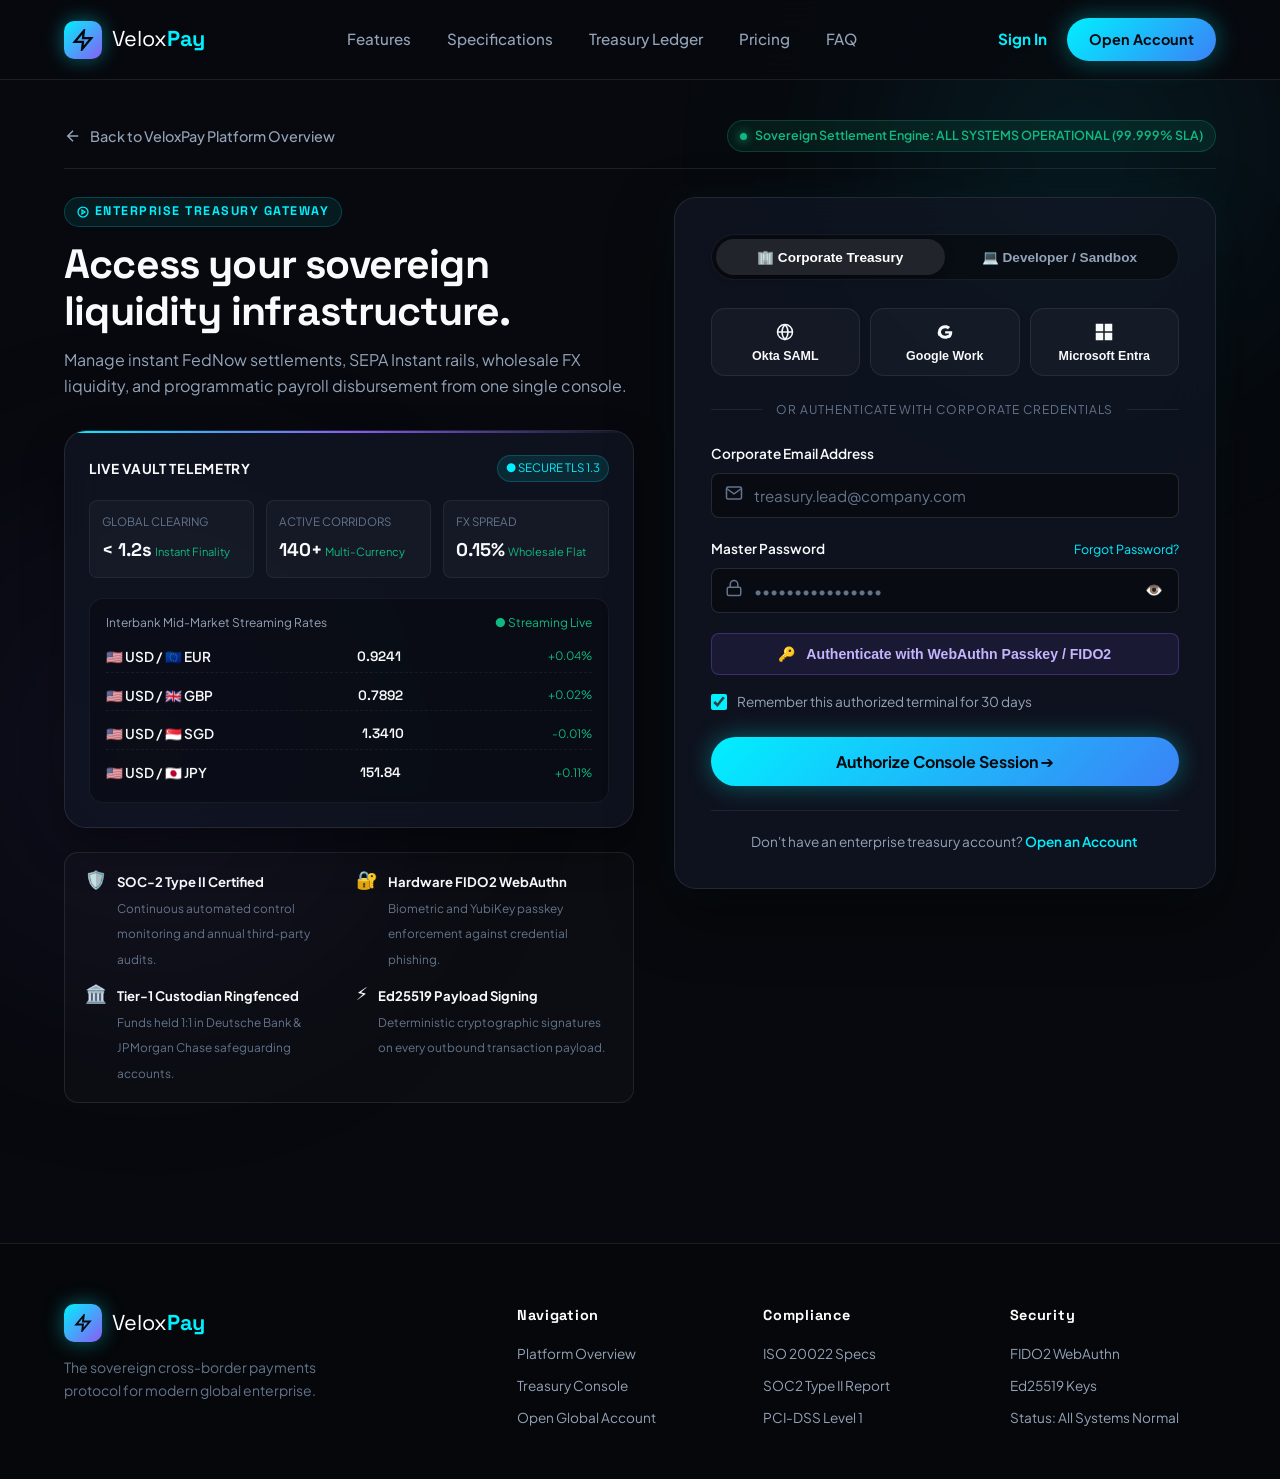
<file: Blind and Build/round2/login.html>
<!DOCTYPE html>
<html lang="en">
<head>
  <meta charset="UTF-8">
  <meta name="viewport" content="width=device-width, initial-scale=1.0">
  <title>Sign In — VeloxPay Enterprise Treasury Console</title>
  <meta name="description" content="Sign in to the sovereign VeloxPay cross-border treasury console. Manage multi-currency accounts, batch payouts, real-time FX hedging, and FIDO2 authentication.">
  <link rel="preconnect" href="https://fonts.googleapis.com">
  <link rel="preconnect" href="https://fonts.gstatic.com" crossorigin>
  <link href="https://fonts.googleapis.com/css2?family=Plus+Jakarta+Sans:wght@400;500;600;700;800&family=Space+Grotesk:wght@500;700&display=swap" rel="stylesheet">
  <link rel="stylesheet" href="style.css">
  <link rel="stylesheet" href="pages.css">
</head>
<body>
  <!-- Ambient Glow Blobs -->
  <div class="glow-orb orb-1"></div>
  <div class="glow-orb orb-2"></div>

  <!-- Header -->
  <header class="navbar" id="velox-nav">
    <div class="nav-container">
      <a href="index.html" class="brand">
        <div class="brand-symbol">
          <svg width="22" height="22" viewBox="0 0 24 24" fill="none" stroke="currentColor" stroke-width="2.5">
            <polygon points="13 2 3 14 12 14 11 22 21 10 12 10 13 2"/>
          </svg>
        </div>
        <span class="brand-name">Velox<strong>Pay</strong></span>
      </a>

      <nav class="nav-menu">
        <a href="index.html#features" class="nav-item">Features</a>
        <a href="index.html#specs" class="nav-item">Specifications</a>
        <a href="index.html#ledger" class="nav-item">Treasury Ledger</a>
        <a href="index.html#pricing" class="nav-item">Pricing</a>
        <a href="index.html#faq" class="nav-item">FAQ</a>
      </nav>

      <div class="nav-buttons">
        <a href="login.html" class="btn-text active" style="color: var(--primary-cyan); font-weight: 700;">Sign In</a>
        <a href="signup.html" class="btn btn-glow">Open Account</a>
      </div>
    </div>
  </header>

  <main class="subpage-wrapper">
    <div class="container">
      <!-- Breadcrumb Bar -->
      <div class="subpage-breadcrumb-nav">
        <a href="index.html" class="breadcrumb-back">
          <svg width="18" height="18" viewBox="0 0 24 24" fill="none" stroke="currentColor" stroke-width="2">
            <path d="M19 12H5M12 19l-7-7 7-7"/>
          </svg>
          Back to VeloxPay Platform Overview
        </a>
        <div class="system-status-indicator">
          <span class="pulse-emerald"></span>
          <span>Sovereign Settlement Engine: ALL SYSTEMS OPERATIONAL (99.999% SLA)</span>
        </div>
      </div>

      <!-- Main Two-Column Auth Grid -->
      <div class="auth-grid">
        <!-- Left Column: Live Enterprise Console Telemetry -->
        <div class="auth-showcase-panel">
          <div class="showcase-header">
            <div class="showcase-tag">
              <svg width="12" height="12" viewBox="0 0 24 24" fill="none" stroke="currentColor" stroke-width="2.5">
                <circle cx="12" cy="12" r="10"></circle>
                <polygon points="10 8 16 12 10 16 10 8"></polygon>
              </svg>
              Enterprise Treasury Gateway
            </div>
            <h1 class="showcase-title">Access your sovereign liquidity infrastructure.</h1>
            <p class="showcase-desc">
              Manage instant FedNow settlements, SEPA Instant rails, wholesale FX liquidity, and programmatic payroll disbursement from one single console.
            </p>
          </div>

          <!-- Real-Time Telemetry Bento Card -->
          <div class="telemetry-card">
            <div class="telemetry-header">
              <span class="telemetry-title">Live Vault Telemetry</span>
              <span class="telemetry-live-pill">● SECURE TLS 1.3</span>
            </div>

            <div class="telemetry-metrics-row">
              <div class="telemetry-metric-box">
                <span class="t-metric-label">GLOBAL CLEARING</span>
                <span class="t-metric-val">&lt; 1.2s</span>
                <span class="t-metric-sub">Instant Finality</span>
              </div>
              <div class="telemetry-metric-box">
                <span class="t-metric-label">ACTIVE CORRIDORS</span>
                <span class="t-metric-val">140+</span>
                <span class="t-metric-sub">Multi-Currency</span>
              </div>
              <div class="telemetry-metric-box">
                <span class="t-metric-label">FX SPREAD</span>
                <span class="t-metric-val">0.15%</span>
                <span class="t-metric-sub">Wholesale Flat</span>
              </div>
            </div>

            <!-- Real-Time Rate Ticker Widget -->
            <div class="rate-ticker-box">
              <div class="ticker-label-row">
                <span>Interbank Mid-Market Streaming Rates</span>
                <span style="color: var(--accent-emerald);">● Streaming Live</span>
              </div>
              <div class="ticker-item-list">
                <div class="ticker-pair-row">
                  <span class="ticker-curr">🇺🇸 USD / 🇪🇺 EUR</span>
                  <span class="ticker-rate">0.9241</span>
                  <span class="ticker-diff">+0.04%</span>
                </div>
                <div class="ticker-pair-row">
                  <span class="ticker-curr">🇺🇸 USD / 🇬🇧 GBP</span>
                  <span class="ticker-rate">0.7892</span>
                  <span class="ticker-diff">+0.02%</span>
                </div>
                <div class="ticker-pair-row">
                  <span class="ticker-curr">🇺🇸 USD / 🇸🇬 SGD</span>
                  <span class="ticker-rate">1.3410</span>
                  <span class="ticker-diff">-0.01%</span>
                </div>
                <div class="ticker-pair-row">
                  <span class="ticker-curr">🇺🇸 USD / 🇯🇵 JPY</span>
                  <span class="ticker-rate">151.84</span>
                  <span class="ticker-diff">+0.11%</span>
                </div>
              </div>
            </div>
          </div>

          <!-- Security Badges Strip -->
          <div class="security-trust-card">
            <div class="sec-features-grid">
              <div class="sec-feature-item">
                <span class="sec-icon">🛡️</span>
                <div class="sec-text">
                  <strong>SOC-2 Type II Certified</strong>
                  <span>Continuous automated control monitoring and annual third-party audits.</span>
                </div>
              </div>
              <div class="sec-feature-item">
                <span class="sec-icon">🔐</span>
                <div class="sec-text">
                  <strong>Hardware FIDO2 WebAuthn</strong>
                  <span>Biometric and YubiKey passkey enforcement against credential phishing.</span>
                </div>
              </div>
              <div class="sec-feature-item">
                <span class="sec-icon">🏛️</span>
                <div class="sec-text">
                  <strong>Tier-1 Custodian Ringfenced</strong>
                  <span>Funds held 1:1 in Deutsche Bank &amp; JPMorgan Chase safeguarding accounts.</span>
                </div>
              </div>
              <div class="sec-feature-item">
                <span class="sec-icon">⚡</span>
                <div class="sec-text">
                  <strong>Ed25519 Payload Signing</strong>
                  <span>Deterministic cryptographic signatures on every outbound transaction payload.</span>
                </div>
              </div>
            </div>
          </div>
        </div>

        <!-- Right Column: Interactive Sign In Form -->
        <div class="auth-card" id="signin-card">
          <!-- Mode Switcher Tabs -->
          <div class="auth-mode-switch">
            <button class="mode-tab-btn active" id="mode-corporate-btn" type="button">🏢 Corporate Treasury</button>
            <button class="mode-tab-btn" id="mode-developer-btn" type="button">💻 Developer / Sandbox</button>
          </div>

          <!-- Enterprise SSO Quick Auth -->
          <div class="sso-grid">
            <button class="sso-btn" id="sso-okta-btn" type="button" title="Single Sign-On with Okta">
              <span class="sso-icon">
                <svg width="18" height="18" viewBox="0 0 24 24" fill="none" stroke="currentColor" stroke-width="2">
                  <circle cx="12" cy="12" r="10"/>
                  <path d="M12 2a14.5 14.5 0 0 0 0 20 14.5 14.5 0 0 0 0-20"/>
                  <path d="M2 12h20"/>
                </svg>
              </span>
              <span>Okta SAML</span>
            </button>

            <button class="sso-btn" id="sso-google-btn" type="button" title="Single Sign-On with Google Workspace">
              <span class="sso-icon">
                <svg width="18" height="18" viewBox="0 0 24 24" fill="currentColor">
                  <path d="M21.35 11.1h-9.17v2.98h5.27c-.23 1.25-.93 2.3-1.98 3.01v2.5h3.2c1.87-1.72 2.95-4.26 2.95-7.29 0-.66-.06-1.3-.17-1.9z"/>
                  <path d="M12.18 21c2.65 0 4.88-.88 6.51-2.41l-3.2-2.5c-.88.59-2.01.94-3.31.94-2.54 0-4.69-1.72-5.46-4.04H3.4v2.58A9.87 9.87 0 0 0 12.18 21z"/>
                  <path d="M6.72 12.99a5.9 5.9 0 0 1 0-1.98V8.43H3.4a9.92 9.92 0 0 0 0 8.96l3.32-2.4z"/>
                  <path d="M12.18 6.84c1.44 0 2.74.5 3.76 1.47l2.82-2.82C17.05 3.9 14.82 3 12.18 3A9.87 9.87 0 0 0 3.4 8.43l3.32 2.58c.77-2.32 2.92-4.04 5.46-4.04z"/>
                </svg>
              </span>
              <span>Google Work</span>
            </button>

            <button class="sso-btn" id="sso-azure-btn" type="button" title="Single Sign-On with Microsoft Entra">
              <span class="sso-icon">
                <svg width="18" height="18" viewBox="0 0 24 24" fill="currentColor">
                  <path d="M1 1h10v10H1zM13 1h10v10H13zM1 13h10v10H1zM13 13h10v10H13z"/>
                </svg>
              </span>
              <span>Microsoft Entra</span>
            </button>
          </div>

          <div class="form-divider">or authenticate with corporate credentials</div>

          <!-- Main Credentials Form -->
          <form id="signin-form" autocomplete="on">
            <!-- Work Email -->
            <div class="form-group">
              <div class="form-label-row">
                <label for="work-email" class="form-label">Corporate Email Address</label>
                <span class="domain-pill-badge" id="domain-badge">✓ Verified SSO Domain</span>
              </div>
              <div class="input-container">
                <span class="input-icon-left">
                  <svg width="18" height="18" viewBox="0 0 24 24" fill="none" stroke="currentColor" stroke-width="2">
                    <path d="M4 4h16c1.1 0 2 .9 2 2v12c0 1.1-.9 2-2 2H4c-1.1 0-2-.9-2-2V6c0-1.1.9-2 2-2z"/>
                    <polyline points="22,6 12,13 2,6"/>
                  </svg>
                </span>
                <input 
                  type="email" 
                  id="work-email" 
                  class="velox-input" 
                  placeholder="treasury.lead@company.com" 
                  required 
                  autocomplete="username"
                >
              </div>
            </div>

            <!-- Password -->
            <div class="form-group">
              <div class="form-label-row">
                <label for="work-password" class="form-label">Master Password</label>
                <a class="form-hint-link" id="forgot-password-trigger">Forgot Password?</a>
              </div>
              <div class="input-container">
                <span class="input-icon-left">
                  <svg width="18" height="18" viewBox="0 0 24 24" fill="none" stroke="currentColor" stroke-width="2">
                    <rect x="3" y="11" width="18" height="11" rx="2" ry="2"/>
                    <path d="M7 11V7a5 5 0 0 1 10 0v4"/>
                  </svg>
                </span>
                <input 
                  type="password" 
                  id="work-password" 
                  class="velox-input" 
                  placeholder="••••••••••••••••" 
                  required 
                  autocomplete="current-password"
                >
                <button type="button" class="input-toggle-btn" id="toggle-pwd-btn" aria-label="Toggle password visibility">
                  👁️
                </button>
              </div>
            </div>

            <!-- Hardware Passkey Fast Option -->
            <button type="button" class="passkey-btn" id="passkey-btn">
              <span>🔑</span>
              <span>Authenticate with WebAuthn Passkey / FIDO2</span>
            </button>

            <!-- Remember Terminal -->
            <div class="form-options-row">
              <label class="custom-checkbox-label">
                <input type="checkbox" id="remember-device" checked>
                <span>Remember this authorized terminal for 30 days</span>
              </label>
            </div>

            <!-- Sign In Action Button -->
            <button type="submit" class="btn btn-glow auth-submit-btn" id="signin-submit-btn">
              <span class="btn-spinner" id="submit-spinner"></span>
              <span id="submit-btn-text">Authorize Console Session ➔</span>
            </button>
          </form>

          <div class="auth-card-footer">
            Don't have an enterprise treasury account? 
            <a href="signup.html">Open an Account</a>
          </div>
        </div>
      </div>
    </div>
  </main>

  <!-- 2FA Multi-Factor Verification Modal -->
  <div class="modal-overlay" id="totp-modal">
    <div class="auth-modal-dialog">
      <button class="modal-close-btn" id="close-totp-btn">✕</button>
      <div class="modal-badge-icon">🔐</div>
      <h3 class="modal-title">Two-Factor Authentication</h3>
      <p class="modal-desc">
        Enter the 6-digit rolling code generated by your Authenticator app (Google Authenticator, 1Password, or YubiKey).
      </p>

      <div class="totp-input-row" id="totp-inputs">
        <input type="text" maxlength="1" class="totp-digit" autofocus>
        <input type="text" maxlength="1" class="totp-digit">
        <input type="text" maxlength="1" class="totp-digit">
        <input type="text" maxlength="1" class="totp-digit">
        <input type="text" maxlength="1" class="totp-digit">
        <input type="text" maxlength="1" class="totp-digit">
      </div>

      <div class="totp-resend-row">
        <span>Resend push in <strong id="resend-timer" style="color: var(--primary-cyan);">45s</strong></span>
        <button class="resend-btn" id="resend-push-btn">Send SMS Fallback</button>
      </div>

      <button class="btn btn-glow auth-submit-btn" id="verify-totp-btn">
        <span class="btn-spinner" id="totp-spinner"></span>
        <span id="totp-btn-text">Verify &amp; Launch Console ➔</span>
      </button>
    </div>
  </div>

  <!-- Forgot Password Recovery Modal -->
  <div class="modal-overlay" id="recovery-modal">
    <div class="auth-modal-dialog">
      <button class="modal-close-btn" id="close-recovery-btn">✕</button>
      <div class="modal-badge-icon">📬</div>
      <h3 class="modal-title">Reset Master Password</h3>
      <p class="modal-desc">
        Enter your verified corporate email address. We will transmit a cryptographically signed reset token valid for 15 minutes.
      </p>

      <div class="form-group">
        <label class="form-label" for="recovery-email">Corporate Work Email</label>
        <input type="email" id="recovery-email" class="velox-input no-icon" placeholder="treasury.lead@company.com">
      </div>

      <button class="btn btn-glow auth-submit-btn" id="send-recovery-btn">
        <span>Send Secure Recovery Link</span>
      </button>
    </div>
  </div>

  <!-- Floating Toast Notification -->
  <div class="velox-toast" id="toast-notification">
    <span id="toast-icon">✓</span>
    <span id="toast-message">Notification message</span>
  </div>

  <footer class="footer" style="margin-top: 60px;">
    <div class="container footer-wrapper">
      <div class="footer-col brand-info">
        <div class="brand">
          <div class="brand-symbol">
            <svg width="18" height="18" viewBox="0 0 24 24" fill="none" stroke="currentColor" stroke-width="2.5">
              <polygon points="13 2 3 14 12 14 11 22 21 10 12 10 13 2"/>
            </svg>
          </div>
          <span class="brand-name">Velox<strong>Pay</strong></span>
        </div>
        <p>The sovereign cross-border payments protocol for modern global enterprise.</p>
      </div>
      <div class="footer-col">
        <h4>Navigation</h4>
        <a href="index.html">Platform Overview</a>
        <a href="login.html">Treasury Console</a>
        <a href="signup.html">Open Global Account</a>
      </div>
      <div class="footer-col">
        <h4>Compliance</h4>
        <a href="index.html#specs">ISO 20022 Specs</a>
        <a href="#">SOC2 Type II Report</a>
        <a href="#">PCI-DSS Level 1</a>
      </div>
      <div class="footer-col">
        <h4>Security</h4>
        <a href="#">FIDO2 WebAuthn</a>
        <a href="#">Ed25519 Keys</a>
        <a href="#">Status: All Systems Normal</a>
      </div>
    </div>
  </footer>

  <!-- Interactivity Script -->
  <script>
    document.addEventListener('DOMContentLoaded', () => {
      const modeCorporateBtn = document.getElementById('mode-corporate-btn');
      const modeDeveloperBtn = document.getElementById('mode-developer-btn');
      const workEmailInput = document.getElementById('work-email');
      const workPasswordInput = document.getElementById('work-password');
      const togglePwdBtn = document.getElementById('toggle-pwd-btn');
      const domainBadge = document.getElementById('domain-badge');
      const signinForm = document.getElementById('signin-form');
      const signinSubmitBtn = document.getElementById('signin-submit-btn');
      const submitSpinner = document.getElementById('submit-spinner');
      const submitBtnText = document.getElementById('submit-btn-text');
      
      const totpModal = document.getElementById('totp-modal');
      const closeTotpBtn = document.getElementById('close-totp-btn');
      const verifyTotpBtn = document.getElementById('verify-totp-btn');
      const totpSpinner = document.getElementById('totp-spinner');
      const totpBtnText = document.getElementById('totp-btn-text');
      const totpDigits = document.querySelectorAll('.totp-digit');
      const resendTimerEl = document.getElementById('resend-timer');
      const resendPushBtn = document.getElementById('resend-push-btn');
      
      const forgotPasswordTrigger = document.getElementById('forgot-password-trigger');
      const recoveryModal = document.getElementById('recovery-modal');
      const closeRecoveryBtn = document.getElementById('close-recovery-btn');
      const sendRecoveryBtn = document.getElementById('send-recovery-btn');
      const recoveryEmailInput = document.getElementById('recovery-email');
      
      const passkeyBtn = document.getElementById('passkey-btn');
      const ssoBtns = [
        document.getElementById('sso-okta-btn'),
        document.getElementById('sso-google-btn'),
        document.getElementById('sso-azure-btn')
      ];

      const toast = document.getElementById('toast-notification');
      const toastIcon = document.getElementById('toast-icon');
      const toastMessage = document.getElementById('toast-message');

      function showToast(msg, icon = '✓') {
        toastIcon.textContent = icon;
        toastMessage.textContent = msg;
        toast.classList.add('show');
        setTimeout(() => toast.classList.remove('show'), 3500);
      }

      // 1. Account Mode Switcher (Corporate vs Developer)
      modeCorporateBtn.addEventListener('click', () => {
        modeCorporateBtn.classList.add('active');
        modeDeveloperBtn.classList.remove('active');
        workEmailInput.placeholder = 'treasury.lead@company.com';
        showToast('Switched to Corporate Treasury Portal', '🏢');
      });

      modeDeveloperBtn.addEventListener('click', () => {
        modeDeveloperBtn.classList.add('active');
        modeCorporateBtn.classList.remove('active');
        workEmailInput.placeholder = 'developer@api.startup.io';
        showToast('Switched to Developer Sandbox Environment', '💻');
      });

      // 2. Instant Domain Detector
      workEmailInput.addEventListener('input', (e) => {
        const val = e.target.value.toLowerCase();
        if (val.includes('@') && val.split('@')[1]?.includes('.')) {
          domainBadge.style.display = 'inline-block';
        } else {
          domainBadge.style.display = 'none';
        }
      });

      // 3. Password Show/Hide Toggle
      togglePwdBtn.addEventListener('click', () => {
        const isPwd = workPasswordInput.type === 'password';
        workPasswordInput.type = isPwd ? 'text' : 'password';
        togglePwdBtn.textContent = isPwd ? '🔒' : '👁️';
      });

      // 4. SSO Click Handlers
      ssoBtns.forEach(btn => {
        if (!btn) return;
        btn.addEventListener('click', () => {
          const ssoName = btn.querySelector('span:last-child').textContent;
          showToast(`Redirecting to ${ssoName} Identity Provider...`, '🔄');
          setTimeout(() => {
            totpModal.classList.add('active');
            totpDigits[0]?.focus();
          }, 800);
        });
      });

      // 5. Passkey / FIDO2 Simulation
      passkeyBtn.addEventListener('click', () => {
        showToast('Detecting USB Security Key / Touch ID sensor...', '🔑');
        setTimeout(() => {
          showToast('Passkey Verified! Launching Treasury Session...', '✨');
          setTimeout(() => {
            totpModal.classList.add('active');
            totpDigits[0]?.focus();
          }, 600);
        }, 1000);
      });

      // 6. Sign In Submission Flow
      signinForm.addEventListener('submit', (e) => {
        e.preventDefault();
        
        submitSpinner.style.display = 'inline-block';
        submitBtnText.textContent = 'Verifying Credentials...';
        signinSubmitBtn.disabled = true;

        setTimeout(() => {
          submitSpinner.style.display = 'none';
          submitBtnText.textContent = 'Authorize Console Session ➔';
          signinSubmitBtn.disabled = false;

          // Open 2FA dialog
          totpModal.classList.add('active');
          totpDigits.forEach(d => d.value = '');
          totpDigits[0]?.focus();
        }, 800);
      });

      // 7. 6-Digit TOTP Matrix Navigation
      totpDigits.forEach((input, index) => {
        input.addEventListener('input', (e) => {
          const val = e.target.value;
          if (val.length === 1 && index < totpDigits.length - 1) {
            totpDigits[index + 1].focus();
          }
        });

        input.addEventListener('keydown', (e) => {
          if (e.key === 'Backspace' && !input.value && index > 0) {
            totpDigits[index - 1].focus();
          }
        });

        // Paste support
        input.addEventListener('paste', (e) => {
          e.preventDefault();
          const pasteData = (e.clipboardData || window.clipboardData).getData('text').trim();
          if (/^\d{6}$/.test(pasteData)) {
            pasteData.split('').forEach((char, i) => {
              if (totpDigits[i]) totpDigits[i].value = char;
            });
            totpDigits[5]?.focus();
          }
        });
      });

      // Close 2FA Modal
      closeTotpBtn.addEventListener('click', () => {
        totpModal.classList.remove('active');
      });

      // Verify 2FA Button
      verifyTotpBtn.addEventListener('click', () => {
        totpSpinner.style.display = 'inline-block';
        totpBtnText.textContent = 'Validating TOTP Seed...';
        verifyTotpBtn.disabled = true;

        setTimeout(() => {
          totpSpinner.style.display = 'none';
          totpBtnText.textContent = 'Session Authenticated ✓';
          verifyTotpBtn.style.background = 'var(--accent-emerald)';
          verifyTotpBtn.style.color = '#000';

          showToast('Session Authorized! Redirecting to Treasury Dashboard...', '🎉');
          setTimeout(() => {
            totpModal.classList.remove('active');
            window.location.href = 'index.html#ledger';
          }, 1500);
        }, 1000);
      });

      // Resend countdown
      let timeLeft = 45;
      const timerInterval = setInterval(() => {
        if (timeLeft > 0) {
          timeLeft--;
          if (resendTimerEl) resendTimerEl.textContent = `${timeLeft}s`;
        } else {
          clearInterval(timerInterval);
          if (resendTimerEl) resendTimerEl.textContent = 'Ready';
        }
      }, 1000);

      resendPushBtn.addEventListener('click', () => {
        showToast('SMS Fallback Code sent to registered mobile device (+1 ••• ••89)', '📱');
      });

      // 8. Forgot Password Recovery
      forgotPasswordTrigger.addEventListener('click', () => {
        recoveryModal.classList.add('active');
        if (workEmailInput.value) {
          recoveryEmailInput.value = workEmailInput.value;
        }
        recoveryEmailInput.focus();
      });

      closeRecoveryBtn.addEventListener('click', () => {
        recoveryModal.classList.remove('active');
      });

      sendRecoveryBtn.addEventListener('click', () => {
        const email = recoveryEmailInput.value.trim();
        if (!email) {
          alert('Please enter your work email address.');
          return;
        }
        sendRecoveryBtn.textContent = 'Sending Signed Token...';
        setTimeout(() => {
          sendRecoveryBtn.textContent = 'Reset Link Dispatched ✓';
          showToast(`Password reset link dispatched to ${email}`, '📧');
          setTimeout(() => {
            recoveryModal.classList.remove('active');
            sendRecoveryBtn.textContent = 'Send Secure Recovery Link';
          }, 1500);
        }, 800);
      });
    });
  </script>
</body>
</html>
</file>
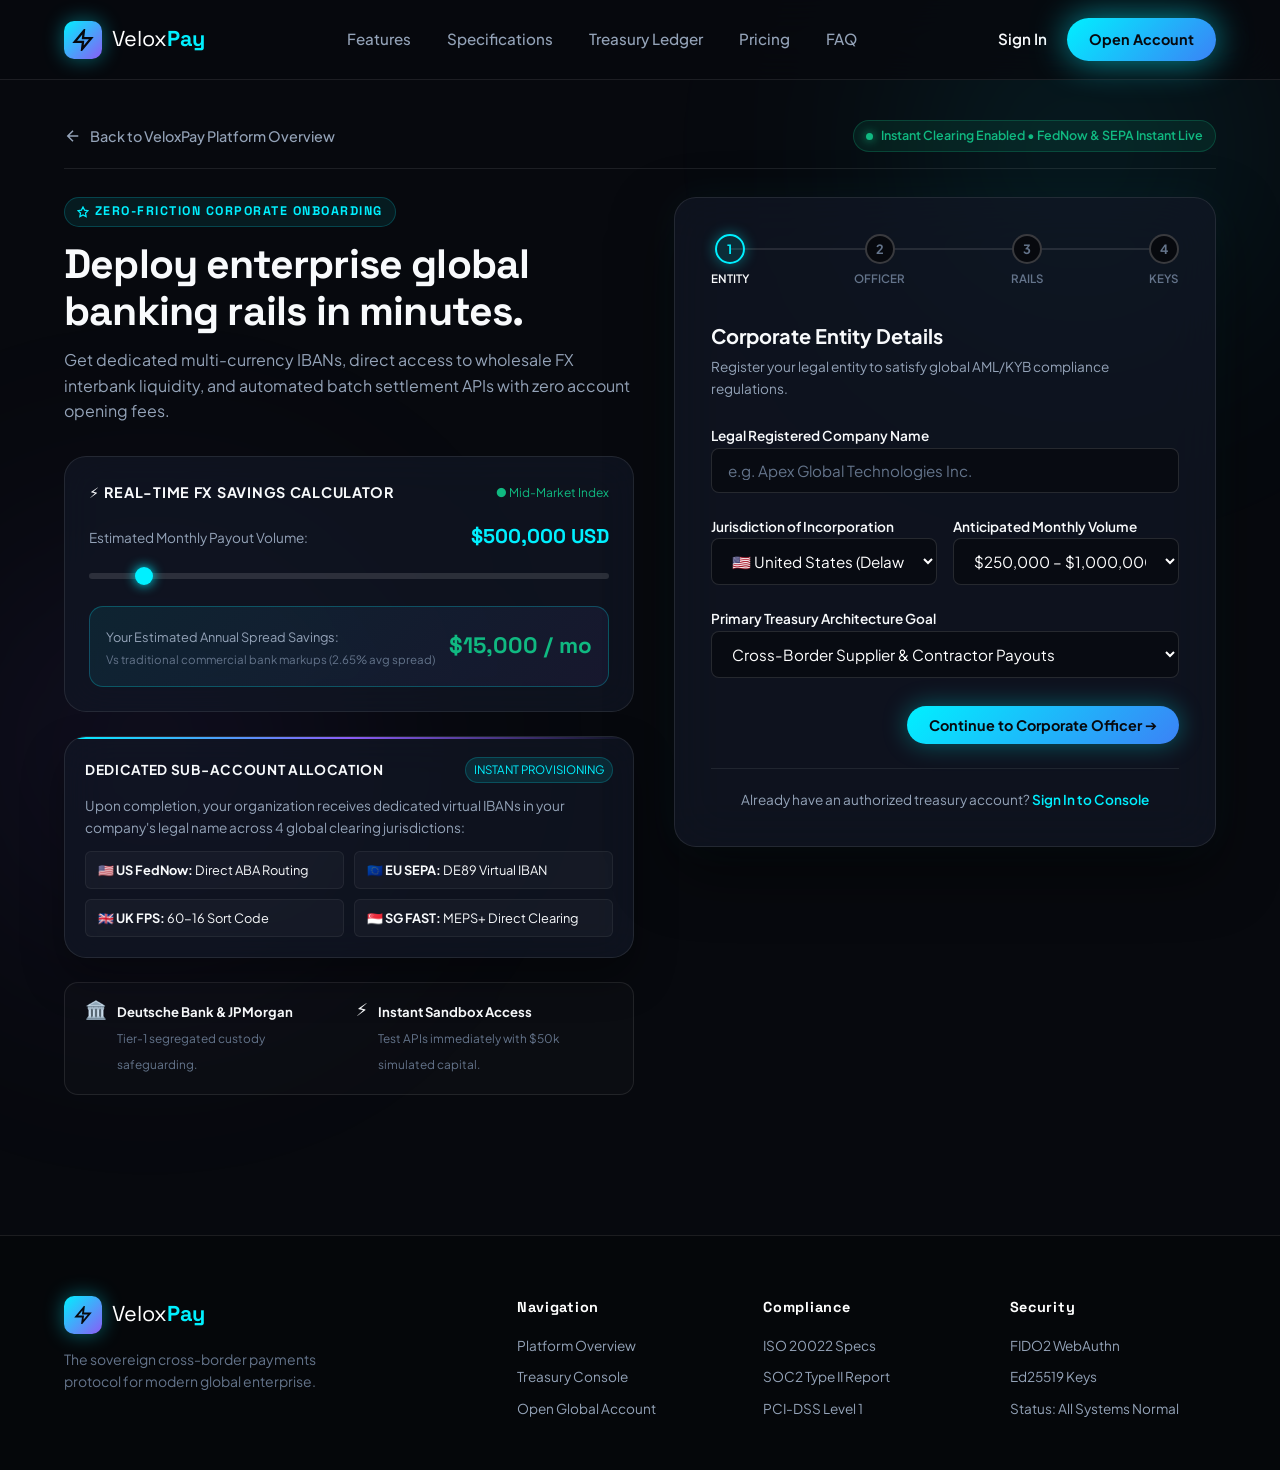
<file: Blind and Build/round2/open-account.html>
<!DOCTYPE html>
<html lang="en">
<head>
  <meta charset="UTF-8">
  <meta http-equiv="refresh" content="0; url=signup.html">
  <title>Redirecting to VeloxPay Open Account...</title>
  <script>window.location.href = "signup.html";</script>
</head>
<body style="background:#07090e; color:#fff; font-family:sans-serif; text-align:center; padding-top:100px;">
  <p>Redirecting to <a href="signup.html" style="color:#00f0ff;">VeloxPay Open Account</a>...</p>
</body>
</html>
</file>
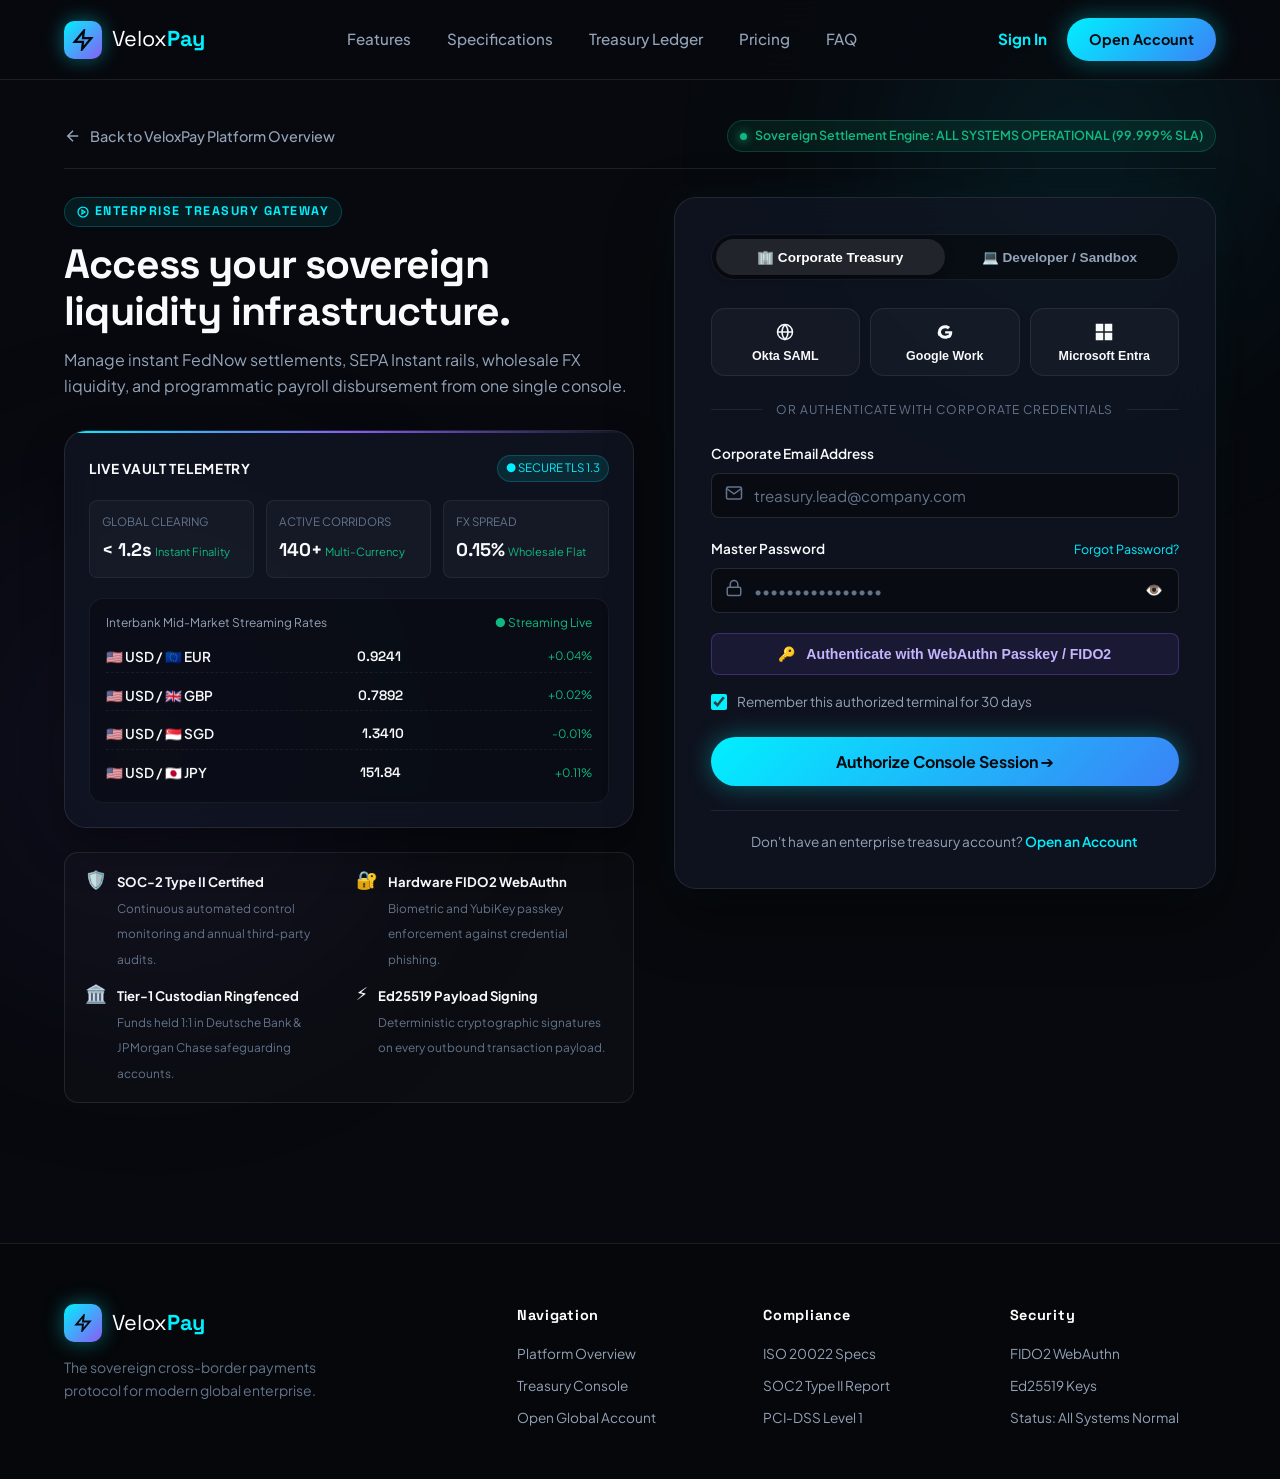
<file: Blind and Build/round2/signin.html>
<!DOCTYPE html>
<html lang="en">
<head>
  <meta charset="UTF-8">
  <meta http-equiv="refresh" content="0; url=login.html">
  <title>Redirecting to VeloxPay Sign In...</title>
  <script>window.location.href = "login.html";</script>
</head>
<body style="background:#07090e; color:#fff; font-family:sans-serif; text-align:center; padding-top:100px;">
  <p>Redirecting to <a href="login.html" style="color:#00f0ff;">VeloxPay Sign In</a>...</p>
</body>
</html>
</file>
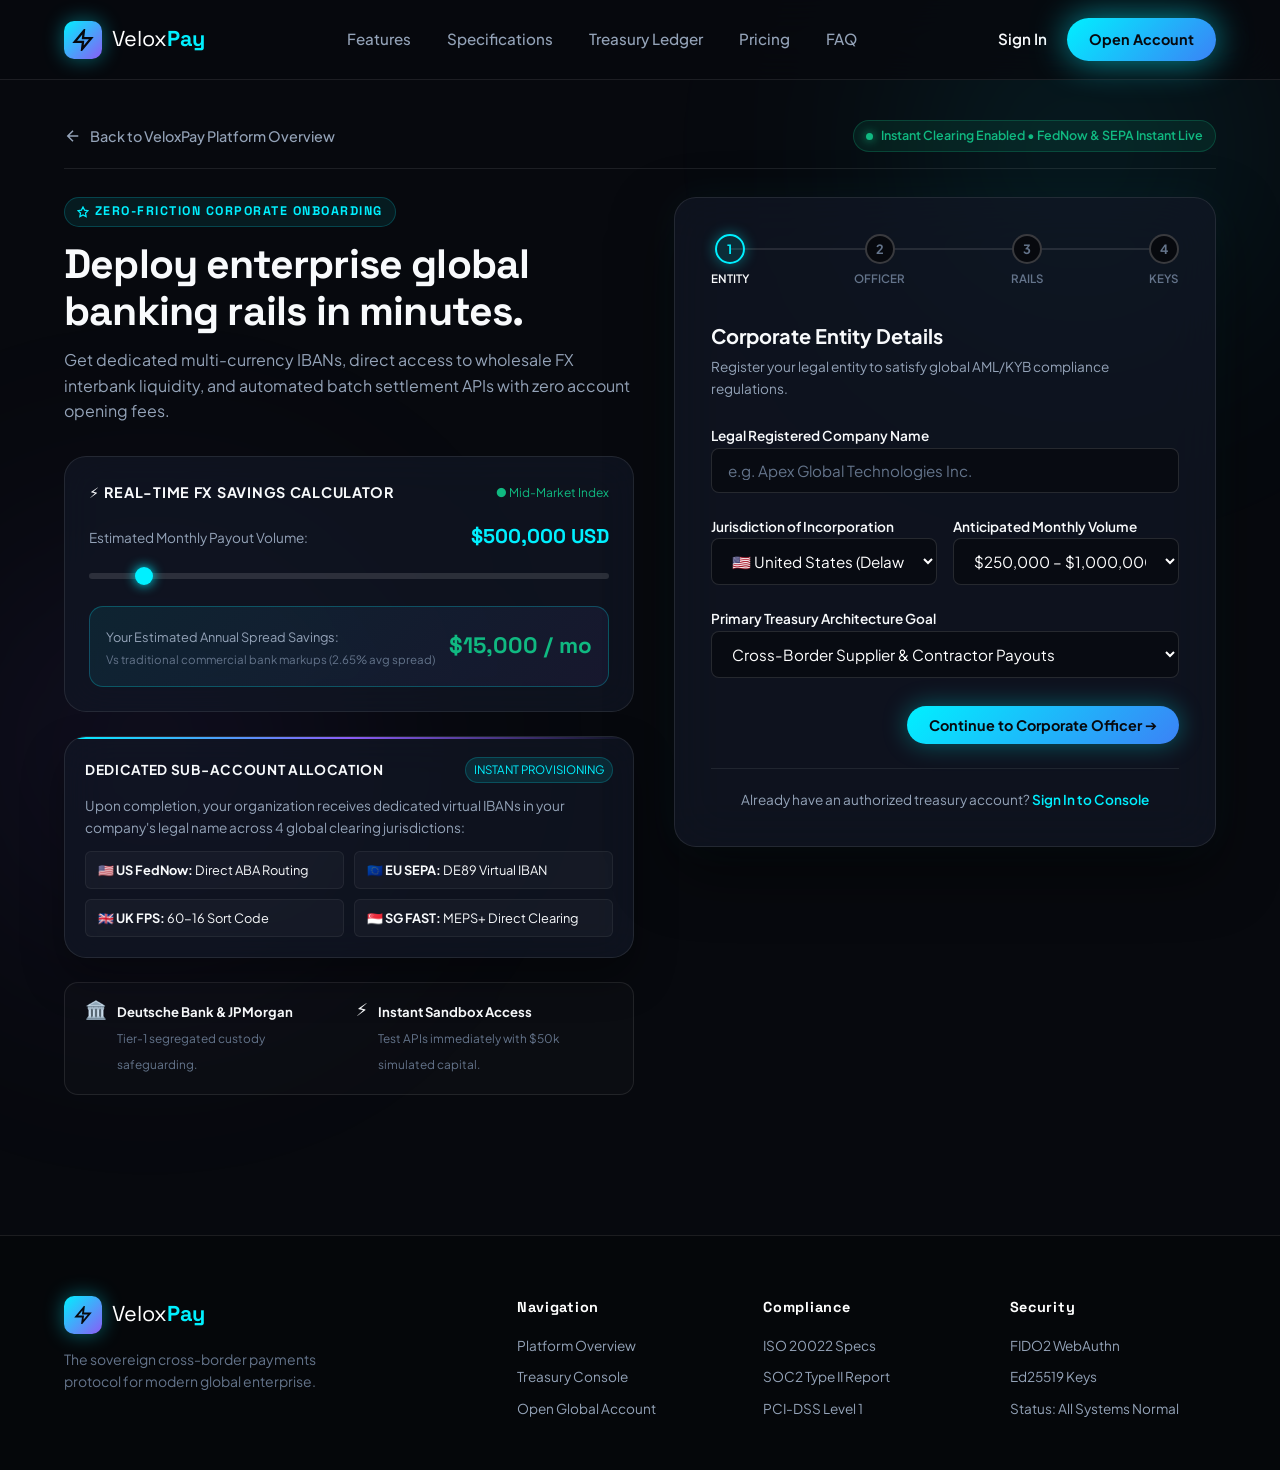
<file: Blind and Build/round2/signup.html>
<!DOCTYPE html>
<html lang="en">
<head>
  <meta charset="UTF-8">
  <meta name="viewport" content="width=device-width, initial-scale=1.0">
  <title>Open Account — VeloxPay Sovereign Treasury Infrastructure</title>
  <meta name="description" content="Open a corporate VeloxPay treasury account. Instant multi-currency IBANs, 24/7 instant settlement rails (FedNow, SEPA Instant, FPS), zero hidden FX spreads, and Tier-1 bank custody.">
  <link rel="preconnect" href="https://fonts.googleapis.com">
  <link rel="preconnect" href="https://fonts.gstatic.com" crossorigin>
  <link href="https://fonts.googleapis.com/css2?family=Plus+Jakarta+Sans:wght@400;500;600;700;800&family=Space+Grotesk:wght@500;700&display=swap" rel="stylesheet">
  <link rel="stylesheet" href="style.css">
  <link rel="stylesheet" href="pages.css">
</head>
<body>
  <!-- Ambient Glow Blobs -->
  <div class="glow-orb orb-1"></div>
  <div class="glow-orb orb-2"></div>

  <!-- Header -->
  <header class="navbar" id="velox-nav">
    <div class="nav-container">
      <a href="index.html" class="brand">
        <div class="brand-symbol">
          <svg width="22" height="22" viewBox="0 0 24 24" fill="none" stroke="currentColor" stroke-width="2.5">
            <polygon points="13 2 3 14 12 14 11 22 21 10 12 10 13 2"/>
          </svg>
        </div>
        <span class="brand-name">Velox<strong>Pay</strong></span>
      </a>

      <nav class="nav-menu">
        <a href="index.html#features" class="nav-item">Features</a>
        <a href="index.html#specs" class="nav-item">Specifications</a>
        <a href="index.html#ledger" class="nav-item">Treasury Ledger</a>
        <a href="index.html#pricing" class="nav-item">Pricing</a>
        <a href="index.html#faq" class="nav-item">FAQ</a>
      </nav>

      <div class="nav-buttons">
        <a href="login.html" class="btn-text">Sign In</a>
        <a href="signup.html" class="btn btn-glow active" style="box-shadow: 0 0 35px rgba(0, 240, 255, 0.6);">Open Account</a>
      </div>
    </div>
  </header>

  <main class="subpage-wrapper">
    <div class="container">
      <!-- Breadcrumb Bar -->
      <div class="subpage-breadcrumb-nav">
        <a href="index.html" class="breadcrumb-back">
          <svg width="18" height="18" viewBox="0 0 24 24" fill="none" stroke="currentColor" stroke-width="2">
            <path d="M19 12H5M12 19l-7-7 7-7"/>
          </svg>
          Back to VeloxPay Platform Overview
        </a>
        <div class="system-status-indicator">
          <span class="pulse-emerald"></span>
          <span>Instant Clearing Enabled • FedNow &amp; SEPA Instant Live</span>
        </div>
      </div>

      <!-- Main Two-Column Auth Grid -->
      <div class="auth-grid">
        <!-- Left Column: Value Proposition & Dynamic FX Savings Calculator -->
        <div class="auth-showcase-panel">
          <div class="showcase-header">
            <div class="showcase-tag">
              <svg width="12" height="12" viewBox="0 0 24 24" fill="none" stroke="currentColor" stroke-width="2.5">
                <polygon points="12 2 15.09 8.26 22 9.27 17 14.14 18.18 21.02 12 17.77 5.82 21.02 7 14.14 2 9.27 8.91 8.26 12 2"/>
              </svg>
              Zero-Friction Corporate Onboarding
            </div>
            <h1 class="showcase-title">Deploy enterprise global banking rails in minutes.</h1>
            <p class="showcase-desc">
              Get dedicated multi-currency IBANs, direct access to wholesale FX interbank liquidity, and automated batch settlement APIs with zero account opening fees.
            </p>
          </div>

          <!-- Dynamic FX Spread Savings Calculator -->
          <div class="savings-calc-box">
            <div class="savings-calc-header">
              <span class="calc-title">⚡ Real-Time FX Savings Calculator</span>
              <span style="font-size: 0.75rem; color: var(--accent-emerald);">● Mid-Market Index</span>
            </div>

            <div class="volume-slider-wrap">
              <div class="slider-label-val">
                <span style="font-size: 0.85rem; color: var(--text-muted);">Estimated Monthly Payout Volume:</span>
                <span class="slider-val-readout" id="volume-readout">$500,000 USD</span>
              </div>
              <input 
                type="range" 
                min="50000" 
                max="5000000" 
                step="50000" 
                value="500000" 
                class="velox-range-slider" 
                id="volume-slider"
              >
            </div>

            <div class="savings-result-card">
              <div>
                <span class="savings-label">Your Estimated Annual Spread Savings:</span>
                <div style="font-size: 0.72rem; color: var(--text-dim); margin-top: 3px;">
                  Vs traditional commercial bank markups (2.65% avg spread)
                </div>
              </div>
              <div class="savings-value" id="savings-amount">$15,000 / mo</div>
            </div>
          </div>

          <!-- Dedicated Virtual IBANs Showcase Strip -->
          <div class="telemetry-card" style="padding: 20px;">
            <div class="telemetry-header" style="margin-bottom: 12px;">
              <span class="telemetry-title">Dedicated Sub-Account Allocation</span>
              <span class="telemetry-live-pill">INSTANT PROVISIONING</span>
            </div>
            <div style="font-size: 0.85rem; color: var(--text-muted); line-height: 1.6; margin-bottom: 12px;">
              Upon completion, your organization receives dedicated virtual IBANs in your company's legal name across 4 global clearing jurisdictions:
            </div>
            <div style="display: grid; grid-template-columns: repeat(2, 1fr); gap: 10px; font-size: 0.8rem;">
              <div style="background: rgba(255,255,255,0.03); padding: 8px 12px; border-radius: 6px; border: 1px solid rgba(255,255,255,0.06);">
                🇺🇸 <strong>US FedNow:</strong> Direct ABA Routing
              </div>
              <div style="background: rgba(255,255,255,0.03); padding: 8px 12px; border-radius: 6px; border: 1px solid rgba(255,255,255,0.06);">
                🇪🇺 <strong>EU SEPA:</strong> DE89 Virtual IBAN
              </div>
              <div style="background: rgba(255,255,255,0.03); padding: 8px 12px; border-radius: 6px; border: 1px solid rgba(255,255,255,0.06);">
                🇬🇧 <strong>UK FPS:</strong> 60-16 Sort Code
              </div>
              <div style="background: rgba(255,255,255,0.03); padding: 8px 12px; border-radius: 6px; border: 1px solid rgba(255,255,255,0.06);">
                🇸🇬 <strong>SG FAST:</strong> MEPS+ Direct Clearing
              </div>
            </div>
          </div>

          <!-- Trust Strip -->
          <div class="security-trust-card">
            <div class="sec-features-grid">
              <div class="sec-feature-item">
                <span class="sec-icon">🏛️</span>
                <div class="sec-text">
                  <strong>Deutsche Bank &amp; JPMorgan</strong>
                  <span>Tier-1 segregated custody safeguarding.</span>
                </div>
              </div>
              <div class="sec-feature-item">
                <span class="sec-icon">⚡</span>
                <div class="sec-text">
                  <strong>Instant Sandbox Access</strong>
                  <span>Test APIs immediately with $50k simulated capital.</span>
                </div>
              </div>
            </div>
          </div>
        </div>

        <!-- Right Column: 4-Step Interactive Account Provisioning Wizard -->
        <div class="auth-card" id="signup-card">
          <!-- Step Progress Node Bar -->
          <div class="wizard-progress-bar">
            <div class="wizard-progress-fill" id="wizard-fill"></div>
            
            <div class="wizard-step-node active" data-step="1" id="step-node-1">
              <div class="node-circle">1</div>
              <span class="node-label">Entity</span>
            </div>
            <div class="wizard-step-node" data-step="2" id="step-node-2">
              <div class="node-circle">2</div>
              <span class="node-label">Officer</span>
            </div>
            <div class="wizard-step-node" data-step="3" id="step-node-3">
              <div class="node-circle">3</div>
              <span class="node-label">Rails</span>
            </div>
            <div class="wizard-step-node" data-step="4" id="step-node-4">
              <div class="node-circle">4</div>
              <span class="node-label">Keys</span>
            </div>
          </div>

          <!-- Selected Plan Banner (if opened from pricing) -->
          <div id="plan-badge-box" style="display: none; background: rgba(0, 240, 255, 0.1); border: 1px solid var(--border-bright); padding: 10px 14px; border-radius: var(--radius-sm); margin-bottom: 20px; font-size: 0.85rem; color: var(--primary-cyan);">
            Selected Plan: <strong id="selected-plan-name">Growth Tier</strong> • 14-Day Free Unlimited Clearing Included
          </div>

          <!-- Form Wizard Container -->
          <form id="signup-wizard-form">
            <!-- ================= STEP 1: Entity & Jurisdiction ================= -->
            <div class="wizard-step-pane active" id="step-pane-1">
              <div class="step-pane-header">
                <h3 class="step-pane-title">Corporate Entity Details</h3>
                <p class="step-pane-sub">Register your legal entity to satisfy global AML/KYB compliance regulations.</p>
              </div>

              <div class="form-group">
                <label for="company-name" class="form-label">Legal Registered Company Name</label>
                <div class="input-container">
                  <input 
                    type="text" 
                    id="company-name" 
                    class="velox-input no-icon" 
                    placeholder="e.g. Apex Global Technologies Inc." 
                    required
                  >
                </div>
              </div>

              <div class="form-row-2col">
                <div class="form-group">
                  <label for="country-select" class="form-label">Jurisdiction of Incorporation</label>
                  <select id="country-select" class="velox-select">
                    <option value="US">🇺🇸 United States (Delaware / C-Corp)</option>
                    <option value="GB">🇬🇧 United Kingdom (Companies House)</option>
                    <option value="DE">🇩🇪 Germany (GmbH / AG)</option>
                    <option value="SG">🇸🇬 Singapore (ACRA)</option>
                    <option value="AU">🇦🇺 Australia (ASIC)</option>
                    <option value="CA">🇨🇦 Canada (Corporations Canada)</option>
                    <option value="AE">🇦🇪 United Arab Emirates (DIFC / ADGM)</option>
                    <option value="JP">🇯🇵 Japan (Kabushiki Kaisha)</option>
                  </select>
                </div>

                <div class="form-group">
                  <label for="volume-tier" class="form-label">Anticipated Monthly Volume</label>
                  <select id="volume-tier" class="velox-select">
                    <option value="tier1">$50,000 – $250,000 / month</option>
                    <option value="tier2" selected>$250,000 – $1,000,000 / month</option>
                    <option value="tier3">$1,000,000 – $10,000,000 / month</option>
                    <option value="tier4">$10,000,000+ Institutional</option>
                  </select>
                </div>
              </div>

              <div class="form-group">
                <label for="treasury-use-case" class="form-label">Primary Treasury Architecture Goal</label>
                <select id="treasury-use-case" class="velox-select">
                  <option value="crossborder">Cross-Border Supplier &amp; Contractor Payouts</option>
                  <option value="multi-iban">Multi-Currency Customer Collection IBANs</option>
                  <option value="fx-hedging">Real-Time Wholesale FX Liquidity &amp; Hedging</option>
                  <option value="corporate-cards">Programmatic Virtual Corporate Cards &amp; Sub-Ledgers</option>
                </select>
              </div>

              <div class="wizard-actions-row">
                <div></div>
                <button type="button" class="btn btn-glow" id="goto-step-2-btn">
                  Continue to Corporate Officer ➔
                </button>
              </div>
            </div>

            <!-- ================= STEP 2: Executive Administrator ================= -->
            <div class="wizard-step-pane" id="step-pane-2">
              <div class="step-pane-header">
                <h3 class="step-pane-title">Authorized Corporate Officer</h3>
                <p class="step-pane-sub">Designate the primary executive signing officer for your organization's sovereign vault.</p>
              </div>

              <div class="form-row-2col">
                <div class="form-group">
                  <label for="officer-name" class="form-label">Full Legal Name</label>
                  <input type="text" id="officer-name" class="velox-input no-icon" placeholder="Alexandra Vance" required>
                </div>
                <div class="form-group">
                  <label for="officer-role" class="form-label">Corporate Title</label>
                  <select id="officer-role" class="velox-select">
                    <option value="cfo">Chief Financial Officer (CFO)</option>
                    <option value="treasury_vp">VP of Corporate Treasury</option>
                    <option value="founder">Founder / Managing Director</option>
                    <option value="cto">Chief Technology Officer (CTO)</option>
                    <option value="controller">Corporate Controller</option>
                  </select>
                </div>
              </div>

              <div class="form-group">
                <label for="officer-email" class="form-label">Official Corporate Work Email</label>
                <input type="email" id="officer-email" class="velox-input no-icon" placeholder="a.vance@company.com" required>
              </div>

              <div class="form-group">
                <label for="officer-phone" class="form-label">Direct Mobile (For Critical Hardware 2FA)</label>
                <input type="tel" id="officer-phone" class="velox-input no-icon" placeholder="+1 (555) 019-2834" required>
              </div>

              <div class="wizard-actions-row">
                <button type="button" class="wizard-back-btn" id="backto-step-1-btn">← Back</button>
                <button type="button" class="btn btn-glow" id="goto-step-3-btn">
                  Continue to Settlement Rails ➔
                </button>
              </div>
            </div>

            <!-- ================= STEP 3: Payout Rails & Currencies ================= -->
            <div class="wizard-step-pane" id="step-pane-3">
              <div class="step-pane-header">
                <h3 class="step-pane-title">Select Active Settlement Rails</h3>
                <p class="step-pane-sub">Choose which domestic clearing rails and multi-currency wallets to provision immediately.</p>
              </div>

              <div class="rails-selector-grid">
                <div class="rail-select-card selected" data-rail="fednow">
                  <span class="rail-flag">🇺🇸</span>
                  <div class="rail-info">
                    <strong>USD FedNow + ACH</strong>
                    <span>Instant Federal Reserve Clearing</span>
                  </div>
                </div>

                <div class="rail-select-card selected" data-rail="sepa">
                  <span class="rail-flag">🇪🇺</span>
                  <div class="rail-info">
                    <strong>EUR SEPA Instant</strong>
                    <span>36-Nation Eurozone Liquidity</span>
                  </div>
                </div>

                <div class="rail-select-card selected" data-rail="fps">
                  <span class="rail-flag">🇬🇧</span>
                  <div class="rail-info">
                    <strong>GBP Faster Payments</strong>
                    <span>Bank of England RTGS Rail</span>
                  </div>
                </div>

                <div class="rail-select-card selected" data-rail="fast">
                  <span class="rail-flag">🇸🇬</span>
                  <div class="rail-info">
                    <strong>SGD FAST &amp; PayNow</strong>
                    <span>MAS Instant Clearing Engine</span>
                  </div>
                </div>

                <div class="rail-select-card" data-rail="npp">
                  <span class="rail-flag">🇦🇺</span>
                  <div class="rail-info">
                    <strong>AUD New Payments (NPP)</strong>
                    <span>PayID Instant 24/7 Settlement</span>
                  </div>
                </div>

                <div class="rail-select-card" data-rail="zengin">
                  <span class="rail-flag">🇯🇵</span>
                  <div class="rail-info">
                    <strong>JPY Zengin Net</strong>
                    <span>Bank of Japan RTGS Gateway</span>
                  </div>
                </div>
              </div>

              <div class="form-group" style="background: rgba(255,255,255,0.02); border: 1px solid var(--border-glass); border-radius: var(--radius-sm); padding: 14px 16px;">
                <label class="custom-checkbox-label" style="color: var(--text-main);">
                  <input type="checkbox" id="prefund-sandbox" checked>
                  <span><strong>Include $50,000 USD simulated sandbox capital</strong> for your engineering team to test batch payouts right away.</span>
                </label>
              </div>

              <div class="wizard-actions-row">
                <button type="button" class="wizard-back-btn" id="backto-step-2-btn">← Back</button>
                <button type="button" class="btn btn-glow" id="goto-step-4-btn">
                  Continue to Security Setup ➔
                </button>
              </div>
            </div>

            <!-- ================= STEP 4: Credentials & Provision ================= -->
            <div class="wizard-step-pane" id="step-pane-4">
              <div class="step-pane-header">
                <h3 class="step-pane-title">Master Cryptographic Security</h3>
                <p class="step-pane-sub">Create your master vault encryption key and agree to Tier-1 custodian segregation terms.</p>
              </div>

              <div class="form-group">
                <label for="new-password" class="form-label">Vault Master Password</label>
                <input 
                  type="password" 
                  id="new-password" 
                  class="velox-input no-icon" 
                  placeholder="Min. 12 characters, uppercase, symbol &amp; digits" 
                  required
                >
                <div class="pwd-meter-box">
                  <div class="pwd-bar-track">
                    <div class="pwd-bar-fill" id="pwd-fill"></div>
                  </div>
                  <span class="pwd-feedback-text" id="pwd-feedback">Password security score: None</span>
                </div>
              </div>

              <div class="form-group">
                <label for="confirm-password" class="form-label">Confirm Master Password</label>
                <input 
                  type="password" 
                  id="confirm-password" 
                  class="velox-input no-icon" 
                  placeholder="••••••••••••••••" 
                  required
                >
              </div>

              <div class="form-group" style="margin-bottom: 24px;">
                <label class="custom-checkbox-label">
                  <input type="checkbox" id="agree-terms" required checked>
                  <span style="font-size: 0.82rem;">
                    I certify that I am an authorized corporate signing officer and agree to the 
                    <a href="#" style="color: var(--primary-cyan);">Master Custody Protocol</a> and 
                    <a href="#" style="color: var(--primary-cyan);">Safeguarding Ringfence Agreement</a>.
                  </span>
                </label>
              </div>

              <div class="wizard-actions-row">
                <button type="button" class="wizard-back-btn" id="backto-step-3-btn">← Back</button>
                <button type="submit" class="btn btn-glow" id="finish-signup-btn">
                  <span class="btn-spinner" id="signup-spinner"></span>
                  <span id="signup-btn-text">Provision Sovereign Vault ⚡</span>
                </button>
              </div>
            </div>
          </form>

          <div class="auth-card-footer">
            Already have an authorized treasury account? 
            <a href="login.html">Sign In to Console</a>
          </div>
        </div>
      </div>
    </div>
  </main>

  <!-- Provisioning Real-Time Modal -->
  <div class="modal-overlay" id="provision-modal">
    <div class="auth-modal-dialog">
      <div class="modal-badge-icon" id="prov-icon" style="background: rgba(0, 240, 255, 0.15);">⚙️</div>
      <h3 class="modal-title" id="prov-title">Provisioning Sovereign Ledger...</h3>
      <p class="modal-desc" id="prov-desc">
        Routing virtual sub-accounts to Deutsche Bank &amp; JPMorgan Chase clearing engines.
      </p>

      <!-- Key readout box -->
      <div class="provision-key-box" id="key-readout-box" style="display: none;">
        <div class="key-label-row">
          <span>YOUR PRODUCTION ORG ID</span>
          <span style="color: var(--accent-emerald);">● ACTIVE</span>
        </div>
        <div class="key-code-readout" id="org-id-display">org_vx_2026_9941a82</div>
        <br>
        <div class="key-label-row">
          <span>DEVELOPER SANDBOX API KEY (KEEP SECURE)</span>
          <button class="resend-btn" id="copy-key-btn">Copy Key</button>
        </div>
        <div class="key-code-readout" id="api-key-display">vx_test_sec_89412089c447a1109ff88b</div>
      </div>

      <button class="btn btn-glow auth-submit-btn" id="launch-console-btn" style="display: none;">
        <span>Launch Sovereign Console ➔</span>
      </button>
    </div>
  </div>

  <!-- Toast Notification -->
  <div class="velox-toast" id="toast-notification">
    <span id="toast-icon">✓</span>
    <span id="toast-message">Notification message</span>
  </div>

  <footer class="footer" style="margin-top: 60px;">
    <div class="container footer-wrapper">
      <div class="footer-col brand-info">
        <div class="brand">
          <div class="brand-symbol">
            <svg width="18" height="18" viewBox="0 0 24 24" fill="none" stroke="currentColor" stroke-width="2.5">
              <polygon points="13 2 3 14 12 14 11 22 21 10 12 10 13 2"/>
            </svg>
          </div>
          <span class="brand-name">Velox<strong>Pay</strong></span>
        </div>
        <p>The sovereign cross-border payments protocol for modern global enterprise.</p>
      </div>
      <div class="footer-col">
        <h4>Navigation</h4>
        <a href="index.html">Platform Overview</a>
        <a href="login.html">Treasury Console</a>
        <a href="signup.html">Open Global Account</a>
      </div>
      <div class="footer-col">
        <h4>Compliance</h4>
        <a href="index.html#specs">ISO 20022 Specs</a>
        <a href="#">SOC2 Type II Report</a>
        <a href="#">PCI-DSS Level 1</a>
      </div>
      <div class="footer-col">
        <h4>Security</h4>
        <a href="#">FIDO2 WebAuthn</a>
        <a href="#">Ed25519 Keys</a>
        <a href="#">Status: All Systems Normal</a>
      </div>
    </div>
  </footer>

  <!-- Interactivity Script -->
  <script>
    document.addEventListener('DOMContentLoaded', () => {
      // 1. URL Plan Parameter Detector (e.g. signup.html?plan=growth)
      const urlParams = new URLSearchParams(window.location.search);
      const planParam = urlParams.get('plan');
      const planBadgeBox = document.getElementById('plan-badge-box');
      const selectedPlanName = document.getElementById('selected-plan-name');

      if (planParam) {
        planBadgeBox.style.display = 'block';
        if (planParam === 'starter') {
          selectedPlanName.textContent = 'Starter Tier ($0/mo)';
        } else if (planParam === 'growth') {
          selectedPlanName.textContent = 'Growth Tier ($249/mo)';
        } else if (planParam === 'enterprise') {
          selectedPlanName.textContent = 'Enterprise Sovereign Tier';
        }
      }

      // 2. Interactive FX Savings Calculator Slider
      const volumeSlider = document.getElementById('volume-slider');
      const volumeReadout = document.getElementById('volume-readout');
      const savingsAmount = document.getElementById('savings-amount');

      if (volumeSlider) {
        volumeSlider.addEventListener('input', (e) => {
          const val = parseInt(e.target.value, 10);
          volumeReadout.textContent = `$${val.toLocaleString('en-US')} USD`;
          
          // Bank markup ~ 2.65%, Velox flat ~ 0.15% => Net savings 2.5%
          const monthlySavings = Math.round(val * 0.025);
          savingsAmount.textContent = `$${monthlySavings.toLocaleString('en-US')} / mo`;
        });
      }

      // 3. Multi-Step Wizard Flow
      let currentStep = 1;
      const totalSteps = 4;
      const wizardFill = document.getElementById('wizard-fill');
      
      const stepPanes = {
        1: document.getElementById('step-pane-1'),
        2: document.getElementById('step-pane-2'),
        3: document.getElementById('step-pane-3'),
        4: document.getElementById('step-pane-4')
      };

      const stepNodes = {
        1: document.getElementById('step-node-1'),
        2: document.getElementById('step-node-2'),
        3: document.getElementById('step-node-3'),
        4: document.getElementById('step-node-4')
      };

      function updateWizardUI(targetStep) {
        // Update panes
        Object.keys(stepPanes).forEach(step => {
          stepPanes[step]?.classList.toggle('active', parseInt(step) === targetStep);
        });

        // Update nodes & progress line
        Object.keys(stepNodes).forEach(step => {
          const s = parseInt(step);
          const node = stepNodes[step];
          if (s === targetStep) {
            node.classList.add('active');
            node.classList.remove('completed');
          } else if (s < targetStep) {
            node.classList.remove('active');
            node.classList.add('completed');
          } else {
            node.classList.remove('active');
            node.classList.remove('completed');
          }
        });

        const progressPercent = ((targetStep - 1) / (totalSteps - 1)) * 90;
        wizardFill.style.width = `${progressPercent}%`;
        currentStep = targetStep;
      }

      // Step Buttons
      document.getElementById('goto-step-2-btn').addEventListener('click', () => {
        const companyName = document.getElementById('company-name').value.trim();
        if (!companyName) {
          alert('Please enter your legal company name.');
          document.getElementById('company-name').focus();
          return;
        }
        updateWizardUI(2);
      });

      document.getElementById('backto-step-1-btn').addEventListener('click', () => updateWizardUI(1));

      document.getElementById('goto-step-3-btn').addEventListener('click', () => {
        const officerName = document.getElementById('officer-name').value.trim();
        const officerEmail = document.getElementById('officer-email').value.trim();
        if (!officerName || !officerEmail) {
          alert('Please provide executive officer contact details.');
          return;
        }
        updateWizardUI(3);
      });

      document.getElementById('backto-step-2-btn').addEventListener('click', () => updateWizardUI(2));
      document.getElementById('goto-step-4-btn').addEventListener('click', () => updateWizardUI(4));
      document.getElementById('backto-step-3-btn').addEventListener('click', () => updateWizardUI(3));

      // Click on completed nodes directly
      Object.keys(stepNodes).forEach(step => {
        stepNodes[step].addEventListener('click', () => {
          const target = parseInt(step);
          if (target < currentStep) {
            updateWizardUI(target);
          }
        });
      });

      // 4. Rail Selector Toggle
      const railCards = document.querySelectorAll('.rail-select-card');
      railCards.forEach(card => {
        card.addEventListener('click', () => {
          card.classList.toggle('selected');
        });
      });

      // 5. Password Strength Meter
      const newPwdInput = document.getElementById('new-password');
      const pwdFill = document.getElementById('pwd-fill');
      const pwdFeedback = document.getElementById('pwd-feedback');

      newPwdInput.addEventListener('input', (e) => {
        const val = e.target.value;
        let score = 0;
        if (val.length >= 8) score += 25;
        if (val.length >= 12) score += 25;
        if (/[A-Z]/.test(val)) score += 25;
        if (/[0-9]/.test(val) && /[^A-Za-z0-9]/.test(val)) score += 25;

        pwdFill.style.width = `${score}%`;
        if (score <= 25) {
          pwdFill.style.backgroundColor = '#ef4444';
          pwdFeedback.textContent = 'Security Level: Weak (Needs 12+ chars, uppercase & symbols)';
          pwdFeedback.style.color = '#ef4444';
        } else if (score <= 50) {
          pwdFill.style.backgroundColor = '#f59e0b';
          pwdFeedback.textContent = 'Security Level: Moderate (Add digits and special symbols)';
          pwdFeedback.style.color = '#f59e0b';
        } else if (score <= 75) {
          pwdFill.style.backgroundColor = '#38bdf8';
          pwdFeedback.textContent = 'Security Level: Strong (Suitable for Enterprise Console)';
          pwdFeedback.style.color = '#38bdf8';
        } else {
          pwdFill.style.backgroundColor = '#10b981';
          pwdFeedback.textContent = 'Security Level: Sovereign Bank Grade (Maximum Protection)';
          pwdFeedback.style.color = '#10b981';
        }
      });

      // 6. Form Submission & Account Provisioning Celebration
      const signupForm = document.getElementById('signup-wizard-form');
      const finishSignupBtn = document.getElementById('finish-signup-btn');
      const signupSpinner = document.getElementById('signup-spinner');
      const signupBtnText = document.getElementById('signup-btn-text');

      const provModal = document.getElementById('provision-modal');
      const provIcon = document.getElementById('prov-icon');
      const provTitle = document.getElementById('prov-title');
      const provDesc = document.getElementById('prov-desc');
      const keyReadoutBox = document.getElementById('key-readout-box');
      const launchConsoleBtn = document.getElementById('launch-console-btn');
      const copyKeyBtn = document.getElementById('copy-key-btn');
      const apiKeyDisplay = document.getElementById('api-key-display');

      const toast = document.getElementById('toast-notification');
      const toastIcon = document.getElementById('toast-icon');
      const toastMessage = document.getElementById('toast-message');

      function showToast(msg, icon = '✓') {
        toastIcon.textContent = icon;
        toastMessage.textContent = msg;
        toast.classList.add('show');
        setTimeout(() => toast.classList.remove('show'), 3500);
      }

      signupForm.addEventListener('submit', (e) => {
        e.preventDefault();

        const pwd1 = document.getElementById('new-password').value;
        const pwd2 = document.getElementById('confirm-password').value;
        if (pwd1 !== pwd2) {
          alert('Passwords do not match. Please re-enter.');
          return;
        }

        signupSpinner.style.display = 'inline-block';
        signupBtnText.textContent = 'Deploying Vault...';
        finishSignupBtn.disabled = true;

        // Open Provisioning Modal
        setTimeout(() => {
          provModal.classList.add('active');

          setTimeout(() => {
            provTitle.textContent = 'Generating Ed25519 Keypair...';
            provDesc.textContent = 'Creating cryptographic nonces and anchoring organization root.';
          }, 1000);

          setTimeout(() => {
            provIcon.textContent = '🏛️';
            provTitle.textContent = 'Allocating FedNow & SEPA Sub-Accounts...';
            provDesc.textContent = 'Safeguarding contracts signed with JPMorgan Chase & Deutsche Bank.';
          }, 2000);

          setTimeout(() => {
            provIcon.textContent = '🎉';
            provIcon.style.background = 'rgba(16, 185, 129, 0.2)';
            provTitle.textContent = 'Sovereign Treasury Vault Provisioned!';
            provDesc.textContent = 'Your multi-currency IBANs are live and active. Here are your credentials:';
            keyReadoutBox.style.display = 'block';
            launchConsoleBtn.style.display = 'flex';
            
            showToast('Account successfully provisioned!', '⚡');
          }, 3200);
        }, 600);
      });

      // Copy API Key
      copyKeyBtn.addEventListener('click', () => {
        navigator.clipboard.writeText(apiKeyDisplay.textContent);
        copyKeyBtn.textContent = 'Copied ✓';
        showToast('API Key copied to clipboard!', '📋');
        setTimeout(() => {
          copyKeyBtn.textContent = 'Copy Key';
        }, 2000);
      });

      // Launch Console
      launchConsoleBtn.addEventListener('click', () => {
        window.location.href = 'login.html';
      });
    });
  </script>
</body>
</html>
</file>
<file: Blind and Build/hub.css>
/* ==========================================================
   Blind & Build Master Arena Hub CSS
   Event Controller, Dual-Phase Timer, Viewport & Judge Diff Tool
   ========================================================== */

:root {
  --hub-bg: #07090e;
  --hub-panel: #0d121c;
  --hub-card: #131a27;
  --hub-border: rgba(255, 255, 255, 0.08);
  --hub-border-hover: rgba(255, 255, 255, 0.2);
  
  --r1-color: #ff5733;
  --r2-color: #00f0ff;
  --r3-color: #a855f7;
  
  --accent-gold: #f59e0b;
  --accent-green: #10b981;
  
  --font-main: 'Plus Jakarta Sans', system-ui, sans-serif;
  --font-mono: 'JetBrains Mono', monospace;
  --font-title: 'Space Grotesk', system-ui, sans-serif;
  
  --radius-sm: 8px;
  --radius-md: 14px;
  --radius-lg: 20px;
  --radius-pill: 9999px;
  
  --transition: all 0.25s cubic-bezier(0.16, 1, 0.3, 1);
}

/* Reset */
*, *::before, *::after {
  box-sizing: border-box;
  margin: 0;
  padding: 0;
}

body {
  background-color: var(--hub-bg);
  color: #f1f5f9;
  font-family: var(--font-main);
  line-height: 1.5;
  min-height: 100vh;
  display: flex;
  flex-direction: column;
  overflow-x: hidden;
}

/* Master Header */
.master-header {
  background: rgba(13, 18, 28, 0.95);
  backdrop-filter: blur(20px);
  -webkit-backdrop-filter: blur(20px);
  border-bottom: 1px solid var(--hub-border);
  padding: 12px 24px;
  display: flex;
  align-items: center;
  justify-content: space-between;
  gap: 20px;
  position: sticky;
  top: 0;
  z-index: 50;
}

.arena-logo {
  display: flex;
  align-items: center;
  gap: 12px;
}

.arena-icon {
  font-size: 1.5rem;
  background: linear-gradient(135deg, #f59e0b, #ef4444);
  width: 40px;
  height: 40px;
  display: flex;
  align-items: center;
  justify-content: center;
  border-radius: 10px;
  box-shadow: 0 0 16px rgba(245, 158, 11, 0.3);
}

.logo-title {
  font-family: var(--font-title);
  font-size: 1.1rem;
  font-weight: 700;
  letter-spacing: 0.04em;
  display: block;
}

.logo-title strong {
  color: var(--accent-gold);
}

.logo-sub {
  font-family: var(--font-mono);
  font-size: 0.65rem;
  color: #94a3b8;
  letter-spacing: 0.08em;
}

/* Central Round Selector */
.round-nav {
  display: flex;
  align-items: center;
  gap: 8px;
  background: rgba(0, 0, 0, 0.4);
  padding: 4px;
  border-radius: var(--radius-pill);
  border: 1px solid var(--hub-border);
}

.round-btn {
  background: transparent;
  border: none;
  border-radius: var(--radius-pill);
  padding: 6px 16px;
  display: flex;
  align-items: center;
  gap: 8px;
  cursor: pointer;
  color: #94a3b8;
  font-family: var(--font-main);
  font-size: 0.85rem;
  font-weight: 600;
  transition: var(--transition);
}

.round-btn:hover {
  color: #fff;
}

.round-btn.active {
  background: rgba(255, 255, 255, 0.1);
  color: #fff;
  box-shadow: 0 2px 10px rgba(0, 0, 0, 0.4);
}

.r-badge {
  font-size: 0.68rem;
  font-family: var(--font-mono);
  font-weight: 800;
  padding: 2px 6px;
  border-radius: 4px;
}

.r-badge.easy { background: rgba(255, 87, 51, 0.15); color: var(--r1-color); }
.r-badge.medium { background: rgba(0, 240, 255, 0.15); color: var(--r2-color); }
.r-badge.hard { background: rgba(168, 85, 247, 0.15); color: var(--r3-color); }
.r-badge.judge { background: rgba(245, 158, 11, 0.15); color: var(--accent-gold); }

/* Header Right Buttons */
.header-right {
  display: flex;
  align-items: center;
  gap: 10px;
}

.btn {
  display: inline-flex;
  align-items: center;
  gap: 6px;
  font-family: var(--font-main);
  font-weight: 600;
  cursor: pointer;
  border-radius: var(--radius-pill);
  transition: var(--transition);
  text-decoration: none;
  border: none;
}

.btn-sm {
  padding: 7px 16px;
  font-size: 0.825rem;
}

.btn-outline {
  background: rgba(255, 255, 255, 0.05);
  border: 1px solid var(--hub-border);
  color: #cbd5e1;
}

.btn-outline:hover {
  background: rgba(255, 255, 255, 0.1);
  color: #fff;
  border-color: var(--hub-border-hover);
}

.btn-primary {
  background: linear-gradient(135deg, #f59e0b, #d97706);
  color: #07090e;
  font-weight: 700;
}

.btn-primary:hover {
  transform: translateY(-2px);
  box-shadow: 0 4px 16px rgba(245, 158, 11, 0.4);
}

/* Arena Main Area */
.arena-main {
  flex-grow: 1;
  padding: 16px 24px 32px;
  display: flex;
  flex-direction: column;
  gap: 16px;
}

/* Controller Bar */
.controller-bar {
  background: var(--hub-panel);
  border: 1px solid var(--hub-border);
  border-radius: var(--radius-md);
  padding: 16px 24px;
  display: flex;
  align-items: center;
  justify-content: space-between;
  gap: 20px;
  flex-wrap: wrap;
}

.stage-info {
  display: flex;
  flex-direction: column;
  gap: 4px;
}

.round-pill {
  font-family: var(--font-mono);
  font-size: 0.72rem;
  font-weight: 800;
  letter-spacing: 0.08em;
  color: var(--r1-color);
}

.round-heading {
  font-family: var(--font-title);
  font-size: 1.35rem;
  font-weight: 700;
  color: #fff;
}

/* Timer Module */
.timer-module {
  display: flex;
  align-items: center;
  gap: 18px;
  background: rgba(0, 0, 0, 0.35);
  border: 1px solid var(--hub-border);
  padding: 8px 18px;
  border-radius: var(--radius-md);
}

.timer-mode-selector {
  display: flex;
  flex-direction: column;
  gap: 4px;
}

.mode-tag {
  background: transparent;
  border: none;
  font-family: var(--font-main);
  font-size: 0.75rem;
  font-weight: 600;
  color: #64748b;
  cursor: pointer;
  text-align: left;
  padding: 2px 6px;
  border-radius: 4px;
  transition: var(--transition);
}

.mode-tag.active {
  background: rgba(255, 255, 255, 0.08);
  color: #fff;
}

.timer-display {
  display: flex;
  flex-direction: column;
  align-items: center;
  min-width: 120px;
}

.time-readout {
  font-family: var(--font-mono);
  font-size: 2.2rem;
  font-weight: 800;
  line-height: 1;
  color: var(--accent-gold);
  letter-spacing: 0.05em;
  text-shadow: 0 0 16px rgba(245, 158, 11, 0.3);
}

.time-readout.warning {
  color: #ef4444;
  animation: pulseWarning 1s infinite alternate;
}

@keyframes pulseWarning {
  0% { transform: scale(1); text-shadow: 0 0 10px rgba(239, 68, 68, 0.4); }
  100% { transform: scale(1.08); text-shadow: 0 0 25px rgba(239, 68, 68, 0.9); }
}

.time-phase-label {
  font-family: var(--font-mono);
  font-size: 0.62rem;
  color: #94a3b8;
  letter-spacing: 0.05em;
  margin-top: 4px;
}

.timer-controls {
  display: flex;
  gap: 8px;
}

.btn-ctrl {
  background: rgba(255, 255, 255, 0.06);
  border: 1px solid var(--hub-border);
  border-radius: var(--radius-sm);
  color: #fff;
  font-family: var(--font-main);
  font-size: 0.825rem;
  font-weight: 600;
  padding: 8px 14px;
  cursor: pointer;
  transition: var(--transition);
}

.btn-ctrl:hover {
  background: rgba(255, 255, 255, 0.12);
}

.btn-ctrl.start {
  background: var(--accent-green);
  border-color: var(--accent-green);
  color: #07090e;
  font-weight: 700;
}

.btn-ctrl.start.running {
  background: #ef4444;
  border-color: #ef4444;
  color: #fff;
}

/* Viewport Browser Wrapper */
.viewport-wrapper {
  background: var(--hub-panel);
  border: 1px solid var(--hub-border);
  border-radius: var(--radius-lg);
  overflow: hidden;
  box-shadow: 0 20px 60px rgba(0, 0, 0, 0.6);
  display: flex;
  flex-direction: column;
  height: 72vh;
  position: relative;
}

.viewport-header {
  background: #0d121c;
  border-bottom: 1px solid var(--hub-border);
  padding: 10px 18px;
  display: flex;
  align-items: center;
  justify-content: space-between;
  gap: 16px;
}

.browser-dots {
  display: flex;
  gap: 6px;
}

.dot {
  width: 10px;
  height: 10px;
  border-radius: 50%;
}

.dot.red { background: #ef4444; }
.dot.yellow { background: #f59e0b; }
.dot.green { background: #10b981; }

.browser-url-bar {
  flex-grow: 1;
  max-width: 600px;
  background: rgba(0, 0, 0, 0.4);
  border: 1px solid var(--hub-border);
  border-radius: var(--radius-pill);
  padding: 4px 14px;
  display: flex;
  align-items: center;
  gap: 8px;
  font-family: var(--font-mono);
  font-size: 0.75rem;
  color: #94a3b8;
}

.viewport-actions {
  display: flex;
  gap: 8px;
}

.vp-btn {
  background: transparent;
  border: none;
  color: #94a3b8;
  font-size: 1rem;
  cursor: pointer;
  padding: 4px;
  border-radius: 4px;
  transition: var(--transition);
}

.vp-btn:hover {
  color: #fff;
  background: rgba(255, 255, 255, 0.08);
}

.iframe-container {
  flex-grow: 1;
  position: relative;
  background: #000;
}

.iframe-container iframe {
  width: 100%;
  height: 100%;
  border: none;
  display: block;
}

/* The Blind Screen Mask Overlay */
.blind-screen {
  position: absolute;
  inset: 0;
  background: rgba(5, 7, 12, 0.94);
  backdrop-filter: blur(28px);
  -webkit-backdrop-filter: blur(28px);
  display: flex;
  align-items: center;
  justify-content: center;
  z-index: 40;
  transition: var(--transition);
}

.blind-screen.hidden {
  opacity: 0;
  pointer-events: none;
}

.blind-card {
  background: var(--hub-card);
  border: 1px solid var(--hub-border);
  border-radius: var(--radius-lg);
  padding: 48px;
  text-align: center;
  max-width: 580px;
  box-shadow: 0 24px 60px rgba(0, 0, 0, 0.8);
  display: flex;
  flex-direction: column;
  align-items: center;
}

.blind-icon {
  font-size: 3.5rem;
  margin-bottom: 16px;
}

.blind-title {
  font-family: var(--font-title);
  font-size: 2rem;
  font-weight: 800;
  color: #fff;
  letter-spacing: -0.02em;
  margin-bottom: 12px;
}

.blind-desc {
  color: #94a3b8;
  font-size: 1rem;
  line-height: 1.6;
  margin-bottom: 24px;
}

.blind-meta {
  margin-bottom: 24px;
}

.badge-phase {
  font-family: var(--font-mono);
  font-size: 0.78rem;
  font-weight: 800;
  color: var(--accent-gold);
  background: rgba(245, 158, 11, 0.12);
  border: 1px solid rgba(245, 158, 11, 0.3);
  padding: 6px 14px;
  border-radius: var(--radius-pill);
}

/* Judge Arena Section */
.judge-arena {
  background: var(--hub-panel);
  border: 1px solid var(--hub-border);
  border-radius: var(--radius-lg);
  padding: 24px;
  display: flex;
  flex-direction: column;
  gap: 20px;
}

.judge-arena.hidden {
  display: none;
}

.judge-header {
  display: flex;
  justify-content: space-between;
  align-items: center;
  flex-wrap: wrap;
  gap: 16px;
}

.judge-title h3 {
  font-family: var(--font-title);
  font-size: 1.25rem;
  font-weight: 700;
  margin-bottom: 4px;
}

.judge-title p {
  color: #94a3b8;
  font-size: 0.85rem;
}

.judge-top-controls {
  display: flex;
  align-items: center;
  flex-wrap: wrap;
  gap: 14px;
}

.judge-control-group {
  display: flex;
  align-items: center;
  gap: 8px;
}

.judge-control-group label {
  font-size: 0.78rem;
  color: #94a3b8;
  font-family: var(--font-mono);
}

.judge-select {
  background: rgba(0, 0, 0, 0.45);
  border: 1px solid var(--hub-border);
  color: #fff;
  padding: 7px 12px;
  border-radius: var(--radius-sm);
  font-size: 0.82rem;
  font-weight: 600;
  outline: none;
  cursor: pointer;
  transition: var(--transition);
}

.judge-select:hover, .judge-select:focus {
  border-color: var(--hub-accent);
}

.judge-view-modes {
  display: flex;
  gap: 4px;
  background: rgba(0, 0, 0, 0.45);
  padding: 4px;
  border-radius: var(--radius-pill);
  border: 1px solid var(--hub-border);
}

.view-mode-btn {
  border: none;
  background: transparent;
  color: #94a3b8;
  padding: 6px 14px;
  font-size: 0.78rem;
  font-weight: 700;
  border-radius: var(--radius-pill);
  cursor: pointer;
  transition: var(--transition);
}

.view-mode-btn:hover {
  color: #fff;
}

.view-mode-btn.active {
  background: var(--hub-accent);
  color: #fff;
  box-shadow: 0 2px 10px rgba(99, 102, 241, 0.4);
}

.slider-control {
  display: flex;
  align-items: center;
  gap: 10px;
  background: rgba(0, 0, 0, 0.45);
  padding: 6px 14px;
  border-radius: var(--radius-pill);
  border: 1px solid var(--hub-border);
  font-family: var(--font-mono);
  font-size: 0.78rem;
}

.slider-control input[type="range"] {
  width: 120px;
  accent-color: var(--hub-accent);
  cursor: pointer;
}

#opacity-val {
  min-width: 36px;
  color: var(--accent-gold);
  font-weight: 700;
}

.judge-input-bar {
  display: flex;
  gap: 12px;
  align-items: flex-end;
  flex-wrap: wrap;
  background: rgba(0, 0, 0, 0.25);
  padding: 14px;
  border-radius: var(--radius-md);
  border: 1px solid rgba(255, 255, 255, 0.05);
}

.judge-field {
  flex-grow: 1;
  min-width: 260px;
}

.judge-field label {
  display: block;
  font-size: 0.76rem;
  color: #94a3b8;
  margin-bottom: 5px;
  font-family: var(--font-mono);
}

.judge-field input {
  width: 100%;
  background: rgba(0, 0, 0, 0.5);
  border: 1px solid var(--hub-border);
  border-radius: var(--radius-sm);
  padding: 9px 14px;
  color: #fff;
  font-family: var(--font-mono);
  font-size: 0.85rem;
  outline: none;
  transition: var(--transition);
}

.judge-field input:focus {
  border-color: var(--hub-accent);
}

#upload-file-label {
  cursor: pointer;
  display: inline-flex;
  align-items: center;
  gap: 6px;
  font-size: 0.82rem;
  padding: 9px 14px;
  margin-bottom: 0;
}

.sample-presets {
  display: flex;
  align-items: center;
  gap: 6px;
  padding-left: 8px;
  border-left: 1px solid var(--hub-border);
}

.preset-label {
  font-size: 0.75rem;
  color: #64748b;
  font-family: var(--font-mono);
  margin-right: 4px;
}

.btn-preset {
  background: rgba(255, 255, 255, 0.06);
  border: 1px solid var(--hub-border);
  color: #cbd5e1;
  padding: 7px 12px;
  border-radius: var(--radius-sm);
  font-family: var(--font-mono);
  font-size: 0.78rem;
  font-weight: 700;
  cursor: pointer;
  transition: var(--transition);
}

.btn-preset:hover {
  background: rgba(255, 255, 255, 0.14);
  color: #fff;
  border-color: var(--hub-accent);
  transform: translateY(-1px);
}

/* Diff Viewports (Split vs True Overlay) */
.diff-viewports {
  position: relative;
  display: grid;
  grid-template-columns: 1fr 1fr;
  gap: 16px;
  height: 560px;
  transition: all 0.25s ease;
}

.diff-pane {
  background: #000;
  border: 1px solid var(--hub-border);
  border-radius: var(--radius-md);
  overflow: hidden;
  display: flex;
  flex-direction: column;
  position: relative;
}

.diff-pane-title {
  background: rgba(20, 24, 38, 0.95);
  padding: 8px 14px;
  font-family: var(--font-mono);
  font-size: 0.74rem;
  font-weight: 700;
  color: #94a3b8;
  border-bottom: 1px solid var(--hub-border);
  display: flex;
  align-items: center;
  gap: 8px;
  user-select: none;
}

.pane-badge {
  font-size: 0.65rem;
  font-weight: 800;
  padding: 2px 7px;
  border-radius: 4px;
  text-transform: uppercase;
  letter-spacing: 0.04em;
}

.pane-badge.target {
  background: rgba(59, 130, 246, 0.2);
  color: #60a5fa;
  border: 1px solid rgba(59, 130, 246, 0.4);
}

.pane-badge.participant {
  background: rgba(245, 158, 11, 0.2);
  color: #f59e0b;
  border: 1px solid rgba(245, 158, 11, 0.4);
}

.diff-pane iframe {
  flex-grow: 1;
  width: 100%;
  height: 100%;
  border: none;
  background: #000;
}

/* TRUE OVERLAY / ONION-SKIN MODE */
.diff-viewports.mode-overlay {
  display: block;
  position: relative;
  height: 600px;
  border-radius: var(--radius-md);
  overflow: hidden;
  border: 1px solid var(--hub-border);
  box-shadow: 0 16px 40px rgba(0, 0, 0, 0.6);
}

.diff-viewports.mode-overlay .diff-pane {
  position: absolute;
  inset: 0;
  width: 100%;
  height: 100%;
  border: none;
  border-radius: 0;
}

.diff-viewports.mode-overlay #diff-pane-target {
  z-index: 1;
}

.diff-viewports.mode-overlay #diff-pane-participant {
  z-index: 2;
  background: transparent;
}

.diff-viewports.mode-overlay #diff-pane-participant iframe {
  background: transparent;
}

.diff-viewports.mode-overlay .diff-pane-title {
  position: absolute;
  top: 12px;
  z-index: 15;
  background: rgba(10, 14, 26, 0.85);
  backdrop-filter: blur(10px);
  -webkit-backdrop-filter: blur(10px);
  border: 1px solid var(--hub-border);
  border-radius: var(--radius-pill);
  padding: 5px 14px;
  box-shadow: 0 4px 16px rgba(0, 0, 0, 0.6);
}

.diff-viewports.mode-overlay #diff-pane-target .diff-pane-title {
  left: 14px;
}

.diff-viewports.mode-overlay #diff-pane-participant .diff-pane-title {
  right: 14px;
}

/* Rubric Box & Calculator */
.rubric-box {
  background: rgba(0, 0, 0, 0.35);
  border: 1px solid var(--hub-border);
  border-radius: var(--radius-md);
  padding: 22px 24px;
}

.rubric-top {
  display: flex;
  justify-content: space-between;
  align-items: center;
  margin-bottom: 20px;
  flex-wrap: wrap;
  gap: 14px;
}

.rubric-top h4 {
  font-family: var(--font-title);
  font-size: 1.05rem;
  color: var(--accent-gold);
  margin-bottom: 4px;
}

.rubric-top p {
  color: #94a3b8;
  font-size: 0.82rem;
}

.score-summary-pill {
  display: flex;
  align-items: center;
  gap: 14px;
  background: rgba(0, 0, 0, 0.6);
  padding: 8px 18px;
  border-radius: var(--radius-pill);
  border: 1px solid var(--hub-border);
  box-shadow: 0 4px 16px rgba(0, 0, 0, 0.3);
}

.score-label {
  font-size: 0.75rem;
  color: #94a3b8;
  font-family: var(--font-mono);
  font-weight: 700;
}

.score-value {
  font-family: var(--font-mono);
  font-size: 1.35rem;
  font-weight: 800;
}

.score-grade {
  font-family: var(--font-mono);
  font-size: 0.72rem;
  font-weight: 800;
  padding: 4px 10px;
  border-radius: var(--radius-pill);
  background: rgba(255, 255, 255, 0.08);
  color: #94a3b8;
  letter-spacing: 0.04em;
  transition: var(--transition);
}

.score-grade.grandmaster {
  background: rgba(245, 158, 11, 0.18);
  color: var(--accent-gold);
  border: 1px solid rgba(245, 158, 11, 0.45);
}

.score-grade.outstanding {
  background: rgba(16, 185, 129, 0.18);
  color: var(--accent-green);
  border: 1px solid rgba(16, 185, 129, 0.45);
}

.score-grade.proficient {
  background: rgba(59, 130, 246, 0.18);
  color: #60a5fa;
  border: 1px solid rgba(59, 130, 246, 0.45);
}

.score-grade.needs-work {
  background: rgba(239, 68, 68, 0.18);
  color: #ef4444;
  border: 1px solid rgba(239, 68, 68, 0.45);
}

.rubric-grid {
  display: grid;
  grid-template-columns: repeat(4, 1fr);
  gap: 16px;
}

@media (max-width: 900px) {
  .rubric-grid {
    grid-template-columns: repeat(2, 1fr);
  }
}

.rubric-item {
  background: rgba(255, 255, 255, 0.03);
  border: 1px solid rgba(255, 255, 255, 0.06);
  border-radius: var(--radius-sm);
  padding: 14px;
  display: flex;
  flex-direction: column;
  gap: 6px;
  transition: var(--transition);
}

.rubric-item:hover {
  border-color: rgba(99, 102, 241, 0.3);
  background: rgba(255, 255, 255, 0.05);
}

.rubric-header {
  display: flex;
  justify-content: space-between;
  align-items: center;
}

.r-cat {
  font-weight: 700;
  font-size: 0.85rem;
  color: #fff;
}

.r-max {
  font-family: var(--font-mono);
  font-size: 0.72rem;
  color: var(--accent-gold);
  font-weight: 700;
}

.r-desc {
  font-size: 0.74rem;
  color: #64748b;
  line-height: 1.45;
  min-height: 38px;
}

.score-input-wrap {
  display: flex;
  align-items: center;
  gap: 8px;
  margin-top: 6px;
}

.score-input {
  width: 76px;
  background: rgba(0, 0, 0, 0.55);
  border: 1px solid var(--hub-border);
  border-radius: var(--radius-sm);
  padding: 7px 10px;
  color: #fff;
  font-family: var(--font-mono);
  font-size: 0.95rem;
  font-weight: 800;
  text-align: center;
  outline: none;
  transition: var(--transition);
}

.score-input:focus {
  border-color: var(--hub-accent);
  box-shadow: 0 0 0 3px rgba(99, 102, 241, 0.25);
}

.input-denom {
  font-family: var(--font-mono);
  font-size: 0.82rem;
  color: #64748b;
  font-weight: 600;
}

/* Modals */
.modal-backdrop {
  position: fixed;
  inset: 0;
  background: rgba(0, 0, 0, 0.8);
  backdrop-filter: blur(8px);
  display: flex;
  align-items: center;
  justify-content: center;
  z-index: 1000;
  padding: 20px;
}

.modal-backdrop.hidden {
  display: none;
}

.modal-card {
  background: var(--hub-panel);
  border: 1px solid var(--hub-border);
  border-radius: var(--radius-lg);
  max-width: 640px;
  width: 100%;
  max-height: 85vh;
  overflow-y: auto;
  box-shadow: 0 30px 80px rgba(0, 0, 0, 0.9);
}

.modal-header {
  padding: 20px 24px;
  border-bottom: 1px solid var(--hub-border);
  display: flex;
  justify-content: space-between;
  align-items: center;
}

.modal-header h3 {
  font-family: var(--font-title);
  font-size: 1.25rem;
  font-weight: 700;
}

.modal-close {
  background: transparent;
  border: none;
  color: #94a3b8;
  font-size: 1.5rem;
  cursor: pointer;
}

.modal-body {
  padding: 24px;
}

.rule-block {
  display: flex;
  gap: 16px;
  margin-bottom: 20px;
}

.rule-num {
  font-family: var(--font-mono);
  font-size: 1.25rem;
  font-weight: 800;
  color: var(--accent-gold);
}

.rule-block h4 {
  font-size: 1rem;
  font-weight: 700;
  margin-bottom: 4px;
}

.rule-block p {
  font-size: 0.875rem;
  color: #94a3b8;
  line-height: 1.6;
}

/* Swatch Grid inside Specs Modal */
.swatch-grid {
  display: grid;
  grid-template-columns: repeat(3, 1fr);
  gap: 12px;
  margin-top: 12px;
}

.swatch-item {
  background: rgba(255, 255, 255, 0.04);
  border: 1px solid var(--hub-border);
  border-radius: var(--radius-sm);
  padding: 10px;
  display: flex;
  align-items: center;
  gap: 10px;
  cursor: pointer;
  transition: var(--transition);
}

.swatch-item:hover {
  background: rgba(255, 255, 255, 0.08);
}

.swatch-color {
  width: 28px;
  height: 28px;
  border-radius: 6px;
  border: 1px solid rgba(255, 255, 255, 0.1);
}

.swatch-details {
  display: flex;
  flex-direction: column;
}

.swatch-name {
  font-size: 0.75rem;
  color: #94a3b8;
}

.swatch-hex {
  font-family: var(--font-mono);
  font-size: 0.8rem;
  font-weight: 700;
  color: #fff;
}

/* Fullscreen Mode for Viewport */
.viewport-wrapper.fullscreen-mode {
  position: fixed;
  inset: 0;
  z-index: 200;
  height: 100vh;
  border-radius: 0;
}

/* Responsive */
@media (max-width: 900px) {
  .master-header {
    flex-direction: column;
    align-items: stretch;
  }
  
  .diff-viewports:not(.mode-overlay) {
    grid-template-columns: 1fr;
    height: auto;
  }
  
  .diff-viewports:not(.mode-overlay) .diff-pane {
    height: 380px;
  }
  
  .rubric-grid {
    grid-template-columns: repeat(2, 1fr);
  }
}
</file>
<file: Blind and Build/round1/style.css>
/* ==========================================================
   AeroSound — Round 1 (Easy / Accessible Recreation)
   Clean box model, semantic hierarchy, flexbox & grid
   ========================================================== */

:root {
  --bg-main: #0c0e14;
  --bg-surface: #141822;
  --bg-surface-hover: #1c2230;
  --border-subtle: rgba(255, 255, 255, 0.08);
  --border-hover: rgba(255, 255, 255, 0.2);
  --text-primary: #ffffff;
  --text-secondary: #94a3b8;
  --text-muted: #64748b;
  --accent-primary: #ff5733;
  --accent-glow: rgba(255, 87, 51, 0.25);
  --accent-blue: #38bdf8;
  --accent-purple: #c084fc;
  
  --radius-sm: 8px;
  --radius-md: 14px;
  --radius-lg: 20px;
  --radius-full: 9999px;
  
  --font-sans: 'Plus Jakarta Sans', system-ui, -apple-system, sans-serif;
  --transition: all 0.25s cubic-bezier(0.16, 1, 0.3, 1);
}

/* Reset & Base */
html {
  scroll-behavior: smooth;
  scroll-padding-top: 80px;
}

*, *::before, *::after {
  box-sizing: border-box;
  margin: 0;
  padding: 0;
}

body {
  font-family: var(--font-sans);
  background-color: var(--bg-main);
  color: var(--text-primary);
  line-height: 1.6;
  -webkit-font-smoothing: antialiased;
  overflow-x: hidden;
}

section[id], footer[id] {
  scroll-margin-top: 80px;
}

a {
  color: inherit;
  text-decoration: none;
}

.container {
  width: 100%;
  max-width: 1180px;
  margin: 0 auto;
  padding: 0 24px;
}

/* ==========================================================
   Navigation Bar
   ========================================================== */
.navbar {
  position: sticky;
  top: 0;
  z-index: 100;
  backdrop-filter: blur(16px);
  -webkit-backdrop-filter: blur(16px);
  background: rgba(12, 14, 20, 0.85);
  border-bottom: 1px solid var(--border-subtle);
}

.nav-container {
  max-width: 1180px;
  margin: 0 auto;
  padding: 16px 24px;
  display: flex;
  align-items: center;
  justify-content: space-between;
}

.logo {
  display: flex;
  align-items: center;
  gap: 10px;
  font-size: 1.25rem;
  letter-spacing: -0.02em;
}

.logo-mark {
  display: flex;
  align-items: center;
  justify-content: center;
  width: 38px;
  height: 38px;
  background: linear-gradient(135deg, var(--accent-primary), #ff8a65);
  border-radius: var(--radius-sm);
  color: #fff;
}

.logo-text {
  font-weight: 500;
  color: var(--text-primary);
}

.logo-text strong {
  font-weight: 800;
  color: var(--accent-primary);
}

.nav-links {
  display: flex;
  align-items: center;
  gap: 32px;
}

.nav-link {
  font-size: 0.95rem;
  font-weight: 500;
  color: var(--text-secondary);
  position: relative;
  padding: 6px 0;
  text-decoration: none;
  cursor: pointer;
  transition: color var(--transition);
}

.nav-link:hover {
  color: var(--text-primary);
}

.nav-link.active {
  color: #ffffff;
  font-weight: 600;
}

.nav-link.active::after {
  content: '';
  position: absolute;
  bottom: -4px;
  left: 0;
  width: 100%;
  height: 2px;
  background: var(--accent-primary);
  border-radius: 2px;
  box-shadow: 0 0 10px var(--accent-glow);
}

/* ==========================================================
   Buttons
   ========================================================== */
.btn {
  display: inline-flex;
  align-items: center;
  justify-content: center;
  gap: 8px;
  font-family: inherit;
  font-weight: 600;
  cursor: pointer;
  border-radius: var(--radius-full);
  transition: var(--transition);
  border: 1px solid transparent;
}

.btn-sm {
  padding: 8px 18px;
  font-size: 0.875rem;
}

.btn-lg {
  padding: 14px 28px;
  font-size: 1rem;
}

.btn-primary {
  background-color: var(--accent-primary);
  color: #ffffff;
  box-shadow: 0 4px 18px var(--accent-glow);
}

.btn-primary:hover {
  background-color: #ff6e4d;
  transform: translateY(-2px);
  box-shadow: 0 6px 24px rgba(255, 87, 51, 0.4);
}

.btn-secondary {
  background: rgba(255, 255, 255, 0.05);
  color: var(--text-primary);
  border: 1px solid var(--border-subtle);
}

.btn-secondary:hover {
  background: rgba(255, 255, 255, 0.1);
  border-color: var(--border-hover);
}

/* ==========================================================
   Hero Section
   ========================================================== */
.hero {
  padding: 80px 0 60px;
  position: relative;
}

.hero-container {
  max-width: 1180px;
  margin: 0 auto;
  padding: 0 24px;
  display: grid;
  grid-template-columns: 1.15fr 0.85fr;
  gap: 48px;
  align-items: center;
}

.badge {
  display: inline-flex;
  align-items: center;
  gap: 8px;
  padding: 6px 14px;
  border-radius: var(--radius-full);
  background: rgba(255, 87, 51, 0.12);
  border: 1px solid rgba(255, 87, 51, 0.3);
  font-size: 0.85rem;
  font-weight: 600;
  color: #ff8a65;
  margin-bottom: 24px;
}

.badge-dot {
  width: 8px;
  height: 8px;
  border-radius: 50%;
  background-color: var(--accent-primary);
  box-shadow: 0 0 10px var(--accent-primary);
}

.hero-title {
  font-size: 3.5rem;
  line-height: 1.1;
  font-weight: 800;
  letter-spacing: -0.03em;
  margin-bottom: 20px;
}

.text-gradient {
  background: linear-gradient(135deg, #ff7a59 0%, #ffc107 100%);
  -webkit-background-clip: text;
  background-clip: text;
  -webkit-text-fill-color: transparent;
}

.hero-description {
  font-size: 1.125rem;
  color: var(--text-secondary);
  max-width: 500px;
  margin-bottom: 36px;
  line-height: 1.7;
}

.hero-actions {
  display: flex;
  align-items: center;
  gap: 16px;
  margin-bottom: 48px;
  flex-wrap: wrap;
}

.hero-stats {
  display: flex;
  align-items: center;
  gap: 24px;
  padding-top: 32px;
  border-top: 1px solid var(--border-subtle);
}

.stat-item {
  display: flex;
  flex-direction: column;
}

.stat-value {
  font-size: 1.5rem;
  font-weight: 800;
  color: var(--text-primary);
  letter-spacing: -0.02em;
}

.stat-label {
  font-size: 0.825rem;
  color: var(--text-muted);
  font-weight: 500;
}

.stat-divider {
  width: 1px;
  height: 32px;
  background-color: var(--border-subtle);
}

/* ==========================================================
   Hero Visual Card (Pure CSS Acoustic Illustration)
   ========================================================== */
.hero-visual {
  display: flex;
  justify-content: center;
}

.product-card {
  width: 100%;
  max-width: 440px;
  background: var(--bg-surface);
  border: 1px solid var(--border-subtle);
  border-radius: var(--radius-lg);
  padding: 32px;
  position: relative;
  overflow: hidden;
  box-shadow: 0 24px 60px rgba(0, 0, 0, 0.4);
}

.card-glow {
  position: absolute;
  top: -60px;
  right: -60px;
  width: 220px;
  height: 220px;
  background: radial-gradient(circle, var(--accent-glow) 0%, transparent 70%);
  border-radius: 50%;
  pointer-events: none;
}

.product-tag {
  font-size: 0.75rem;
  font-weight: 700;
  text-transform: uppercase;
  letter-spacing: 0.08em;
  color: var(--accent-primary);
  margin-bottom: 24px;
}

.headphone-graphic {
  height: 240px;
  display: flex;
  align-items: center;
  justify-content: center;
  position: relative;
}

.headphone-illustration {
  position: relative;
  width: 180px;
  height: 180px;
}

/* Headband Arc */
.headband {
  width: 140px;
  height: 100px;
  border: 12px solid #2a3142;
  border-bottom: none;
  border-radius: 90px 90px 0 0;
  position: absolute;
  top: 10px;
  left: 20px;
}

/* Earcups */
.earcup {
  position: absolute;
  width: 40px;
  height: 80px;
  background: #1c2230;
  border: 2px solid #3b455b;
  border-radius: 20px;
  bottom: 10px;
  display: flex;
  align-items: center;
  justify-content: center;
  box-shadow: 0 10px 20px rgba(0, 0, 0, 0.5);
  transition: var(--transition);
}

.left-cup {
  left: 0;
}

.right-cup {
  right: 0;
}

.earpad {
  width: 22px;
  height: 60px;
  background: #0f121a;
  border-radius: 12px;
}

.metallic-ring {
  position: absolute;
  width: 12px;
  height: 12px;
  border-radius: 50%;
  border: 2px solid var(--accent-primary);
  transition: var(--transition);
}

/* Animated Soundwaves */
.sound-waves {
  position: absolute;
  bottom: 0px;
  left: 50%;
  transform: translateX(-50%);
  display: flex;
  align-items: flex-end;
  gap: 5px;
  height: 36px;
}

.wave-bar {
  width: 4px;
  background: var(--accent-primary);
  border-radius: 2px;
  animation: pulseWave 1.2s ease-in-out infinite alternate;
}

.bar-1 { height: 12px; animation-delay: 0.1s; }
.bar-2 { height: 22px; animation-delay: 0.3s; }
.bar-3 { height: 34px; animation-delay: 0.5s; }
.bar-4 { height: 26px; animation-delay: 0.2s; }
.bar-5 { height: 18px; animation-delay: 0.4s; }

@keyframes pulseWave {
  0% { transform: scaleY(0.4); opacity: 0.6; }
  100% { transform: scaleY(1); opacity: 1; }
}

.product-footer {
  display: flex;
  align-items: center;
  justify-content: space-between;
  margin-top: 24px;
  padding-top: 20px;
  border-top: 1px solid var(--border-subtle);
}

.product-status {
  display: flex;
  align-items: center;
  gap: 8px;
  font-size: 0.85rem;
  color: var(--text-secondary);
}

.status-indicator {
  width: 8px;
  height: 8px;
  border-radius: 50%;
  background: #10b981;
  box-shadow: 0 0 8px #10b981;
}

.color-options {
  display: flex;
  gap: 8px;
}

.color-dot {
  width: 18px;
  height: 18px;
  border-radius: 50%;
  cursor: pointer;
  border: 2px solid transparent;
  transition: var(--transition);
}

.color-dot.black { background: #11141c; }
.color-dot.silver { background: #cbd5e1; }
.color-dot.midnight { background: #1e3a8a; }

.color-dot.active,
.color-dot:hover {
  transform: scale(1.15);
  border-color: #fff;
}

/* ==========================================================
   Features Section
   ========================================================== */
.features {
  padding: 80px 0;
  background: rgba(20, 24, 34, 0.4);
}

.section-header {
  text-align: center;
  max-width: 620px;
  margin: 0 auto 56px;
}

.section-tag {
  display: inline-block;
  font-size: 0.85rem;
  font-weight: 700;
  text-transform: uppercase;
  letter-spacing: 0.1em;
  color: var(--accent-primary);
  margin-bottom: 12px;
}

.section-title {
  font-size: 2.25rem;
  font-weight: 800;
  letter-spacing: -0.02em;
  margin-bottom: 16px;
}

.section-subtitle {
  color: var(--text-secondary);
  font-size: 1.05rem;
}

.feature-grid {
  display: grid;
  grid-template-columns: repeat(3, 1fr);
  gap: 28px;
}

.feature-card {
  background: var(--bg-surface);
  border: 1px solid var(--border-subtle);
  border-radius: var(--radius-md);
  padding: 32px 28px;
  transition: var(--transition);
  display: flex;
  flex-direction: column;
}

.feature-card:hover {
  transform: translateY(-6px);
  border-color: var(--border-hover);
  background: var(--bg-surface-hover);
}

.feature-icon-wrapper {
  width: 52px;
  height: 52px;
  border-radius: var(--radius-sm);
  display: flex;
  align-items: center;
  justify-content: center;
  margin-bottom: 24px;
}

.icon-orange {
  background: rgba(255, 87, 51, 0.12);
  color: var(--accent-primary);
}

.icon-blue {
  background: rgba(56, 189, 248, 0.12);
  color: var(--accent-blue);
}

.icon-purple {
  background: rgba(192, 132, 252, 0.12);
  color: var(--accent-purple);
}

.feature-card-title {
  font-size: 1.25rem;
  font-weight: 700;
  margin-bottom: 14px;
  letter-spacing: -0.01em;
}

.feature-card-text {
  color: var(--text-secondary);
  font-size: 0.95rem;
  line-height: 1.6;
  margin-bottom: 24px;
  flex-grow: 1;
}

.feature-metric {
  padding-top: 16px;
  border-top: 1px solid var(--border-subtle);
  display: flex;
  align-items: baseline;
  justify-content: space-between;
}

.metric-num {
  font-size: 1.2rem;
  font-weight: 800;
  color: var(--text-primary);
}

.metric-desc {
  font-size: 0.8rem;
  color: var(--text-muted);
}

/* ==========================================================
   CTA Banner
   ========================================================== */
.cta-banner {
  padding: 60px 0 80px;
}

.banner-box {
  background: linear-gradient(135deg, #182032 0%, #111520 100%);
  border: 1px solid var(--border-subtle);
  border-radius: var(--radius-lg);
  padding: 48px;
  display: flex;
  align-items: center;
  justify-content: space-between;
  gap: 32px;
}

.banner-text h2 {
  font-size: 1.75rem;
  font-weight: 800;
  margin-bottom: 8px;
}

.banner-text p {
  color: var(--text-secondary);
  font-size: 1rem;
}

/* ==========================================================
   Reviews Section
   ========================================================== */
.reviews-section {
  padding: 80px 0;
  border-top: 1px solid var(--border-subtle);
}

.reviews-grid {
  display: grid;
  grid-template-columns: repeat(3, 1fr);
  gap: 24px;
  margin-top: 40px;
}

.review-card {
  background: var(--bg-surface);
  border: 1px solid var(--border-subtle);
  border-radius: var(--radius-md);
  padding: 28px 24px;
  display: flex;
  flex-direction: column;
  justify-content: space-between;
  transition: var(--transition);
}

.review-card:hover {
  transform: translateY(-4px);
  border-color: var(--border-hover);
  background: var(--bg-surface-hover);
}

.review-stars {
  color: var(--accent-primary);
  font-size: 1rem;
  letter-spacing: 2px;
  margin-bottom: 14px;
}

.review-text {
  color: var(--text-secondary);
  font-size: 0.95rem;
  line-height: 1.6;
  font-style: italic;
  margin-bottom: 20px;
  flex-grow: 1;
}

.review-author {
  display: flex;
  flex-direction: column;
  gap: 2px;
  border-top: 1px solid var(--border-subtle);
  padding-top: 14px;
}

.author-name {
  font-size: 0.92rem;
  font-weight: 700;
  color: var(--text-primary);
}

.author-role {
  font-size: 0.78rem;
  color: var(--text-muted);
}

/* ==========================================================
   Footer
   ========================================================== */
.footer {
  border-top: 1px solid var(--border-subtle);
  padding: 48px 0;
  background-color: var(--bg-main);
}

.footer-content {
  display: flex;
  flex-direction: column;
  gap: 24px;
}

.footer-brand {
  display: flex;
  flex-direction: column;
  gap: 8px;
}

.footer-tagline {
  color: var(--text-muted);
  font-size: 0.9rem;
}

.footer-links {
  display: flex;
  gap: 24px;
  flex-wrap: wrap;
}

.footer-links a {
  color: var(--text-secondary);
  font-size: 0.875rem;
  transition: var(--transition);
}

.footer-links a:hover {
  color: var(--accent-primary);
}

/* ==========================================================
   Workable Features & Specifications Styles
   ========================================================== */
.feature-mode-bar {
  margin-top: 24px;
  display: flex;
  flex-direction: column;
  align-items: center;
  gap: 10px;
}

.mode-bar-label {
  font-size: 0.8rem;
  color: var(--text-muted);
  text-transform: uppercase;
  letter-spacing: 0.08em;
  font-weight: 700;
}

.mode-buttons {
  display: flex;
  gap: 10px;
  flex-wrap: wrap;
  justify-content: center;
}

.feat-mode-btn {
  background: var(--bg-surface);
  border: 1px solid var(--border-subtle);
  color: var(--text-secondary);
  font-family: var(--font-sans);
  font-size: 0.85rem;
  font-weight: 600;
  padding: 8px 18px;
  border-radius: var(--radius-full);
  cursor: pointer;
  display: flex;
  align-items: center;
  gap: 6px;
  transition: var(--transition);
}

.feat-mode-btn:hover, .feat-mode-btn.active {
  background: rgba(255, 87, 51, 0.15);
  color: #fff;
  border-color: var(--accent-primary);
  box-shadow: 0 0 12px var(--accent-glow);
}

.card-status-badge {
  position: absolute;
  top: 18px;
  right: 18px;
  font-size: 0.65rem;
  font-weight: 800;
  letter-spacing: 0.08em;
  padding: 3px 8px;
  border-radius: var(--radius-full);
  background: rgba(255, 255, 255, 0.05);
  color: var(--text-muted);
  border: 1px solid var(--border-subtle);
}

.feature-card {
  position: relative;
  cursor: pointer;
}

.feature-card.active {
  border-color: var(--accent-primary);
  background: var(--bg-surface-hover);
  box-shadow: 0 12px 32px rgba(255, 87, 51, 0.15);
}

.feature-card.active .card-status-badge {
  background: rgba(255, 87, 51, 0.2);
  color: var(--accent-primary);
  border-color: var(--accent-primary);
}

.feature-test-action {
  margin-top: 16px;
  padding-top: 14px;
  border-top: 1px solid var(--border-subtle);
}

.btn-test-feat {
  width: 100%;
  background: rgba(255, 255, 255, 0.05);
  border: 1px solid var(--border-subtle);
  color: var(--text-primary);
  font-size: 0.8rem;
  font-weight: 600;
  padding: 8px 12px;
  border-radius: var(--radius-sm);
  cursor: pointer;
  transition: var(--transition);
}

.btn-test-feat:hover {
  background: var(--accent-primary);
  color: #fff;
}

/* Simulation Output Feedback Banner */
.sim-feedback-banner {
  margin-top: 36px;
  background: linear-gradient(135deg, rgba(20, 24, 34, 0.9) 0%, rgba(12, 14, 20, 0.95) 100%);
  border: 1px solid var(--accent-primary);
  border-radius: var(--radius-md);
  padding: 20px 24px;
  display: flex;
  align-items: center;
  gap: 20px;
  box-shadow: 0 8px 24px var(--accent-glow);
  flex-wrap: wrap;
}

.sim-icon {
  font-size: 2rem;
  background: rgba(255, 87, 51, 0.12);
  width: 48px;
  height: 48px;
  border-radius: 12px;
  display: flex;
  align-items: center;
  justify-content: center;
}

.sim-info {
  flex: 1;
  min-width: 240px;
}

.sim-info h4 {
  font-size: 1rem;
  color: #fff;
  margin-bottom: 4px;
}

.sim-info p {
  font-size: 0.85rem;
  color: var(--text-secondary);
}

.sim-meter {
  display: flex;
  flex-direction: column;
  gap: 6px;
  min-width: 200px;
}

.meter-label {
  font-size: 0.7rem;
  color: var(--text-muted);
  font-weight: 700;
  letter-spacing: 0.08em;
}

.sim-bar {
  height: 8px;
  background: rgba(255, 255, 255, 0.08);
  border-radius: var(--radius-full);
  overflow: hidden;
}

.sim-bar-fill {
  height: 100%;
  background: linear-gradient(90deg, #ff7a59, var(--accent-primary));
  box-shadow: 0 0 10px var(--accent-primary);
  transition: width 0.5s cubic-bezier(0.16, 1, 0.3, 1);
}

.meter-val {
  font-size: 0.85rem;
  font-weight: 700;
  text-align: right;
}

.text-orange { color: var(--accent-primary); }

/* ==========================================================
   Specifications Section
   ========================================================== */
.specs-section {
  padding: 90px 0;
  border-top: 1px solid var(--border-subtle);
  background: rgba(12, 14, 20, 0.6);
}

.specs-tab-bar {
  display: flex;
  gap: 10px;
  justify-content: center;
  margin-top: 24px;
  flex-wrap: wrap;
}

.spec-tab {
  background: var(--bg-surface);
  border: 1px solid var(--border-subtle);
  color: var(--text-secondary);
  font-family: var(--font-sans);
  font-size: 0.88rem;
  font-weight: 600;
  padding: 9px 20px;
  border-radius: var(--radius-full);
  cursor: pointer;
  transition: var(--transition);
}

.spec-tab:hover, .spec-tab.active {
  background: rgba(255, 87, 51, 0.15);
  color: #fff;
  border-color: var(--accent-primary);
  box-shadow: 0 0 14px var(--accent-glow);
}

.specs-grid {
  display: grid;
  grid-template-columns: repeat(2, 1fr);
  gap: 20px;
  margin-top: 36px;
}

.spec-card {
  background: var(--bg-surface);
  border: 1px solid var(--border-subtle);
  border-radius: var(--radius-md);
  padding: 24px;
  transition: var(--transition);
}

.spec-card:hover {
  border-color: rgba(255, 255, 255, 0.18);
  transform: translateY(-2px);
}

.spec-label {
  font-size: 0.72rem;
  font-weight: 700;
  letter-spacing: 0.08em;
  color: var(--text-muted);
  text-transform: uppercase;
  margin-bottom: 6px;
  display: block;
}

.spec-value {
  font-size: 1.3rem;
  font-weight: 800;
  color: #fff;
  margin-bottom: 8px;
}

.spec-detail {
  font-size: 0.85rem;
  color: var(--text-secondary);
  line-height: 1.5;
}

/* Codec Tester Card */
.codec-tester-card {
  margin-top: 36px;
  background: var(--bg-surface);
  border: 1px solid var(--border-subtle);
  border-radius: var(--radius-md);
  padding: 28px;
}

.codec-tester-head {
  display: flex;
  justify-content: space-between;
  align-items: center;
  margin-bottom: 24px;
  flex-wrap: wrap;
  gap: 16px;
}

.codec-tag {
  font-size: 0.7rem;
  font-weight: 800;
  color: var(--accent-blue);
  background: rgba(56, 189, 248, 0.1);
  padding: 3px 8px;
  border-radius: 4px;
  display: inline-block;
  margin-bottom: 6px;
}

.codec-title-wrap h3 {
  font-size: 1.25rem;
  color: #fff;
  margin-bottom: 4px;
}

.codec-title-wrap p {
  font-size: 0.85rem;
  color: var(--text-secondary);
}

.codec-buttons {
  display: flex;
  gap: 8px;
  flex-wrap: wrap;
}

.codec-btn {
  background: rgba(255, 255, 255, 0.05);
  border: 1px solid var(--border-subtle);
  color: var(--text-secondary);
  font-size: 0.82rem;
  font-weight: 600;
  padding: 7px 14px;
  border-radius: var(--radius-sm);
  cursor: pointer;
  transition: var(--transition);
}

.codec-btn:hover, .codec-btn.active {
  background: var(--accent-primary);
  color: #fff;
  border-color: var(--accent-primary);
}

.codec-display-row {
  display: grid;
  grid-template-columns: 1.5fr 1fr;
  gap: 24px;
  align-items: center;
  background: rgba(0, 0, 0, 0.25);
  padding: 16px 20px;
  border-radius: var(--radius-sm);
  border: 1px solid var(--border-subtle);
}

.codec-meter-labels {
  display: flex;
  justify-content: space-between;
  font-size: 0.78rem;
  color: var(--text-muted);
  margin-bottom: 8px;
}

.codec-bar-track {
  height: 8px;
  background: rgba(255, 255, 255, 0.08);
  border-radius: var(--radius-full);
  overflow: hidden;
}

.codec-bar-fill {
  height: 100%;
  background: linear-gradient(90deg, var(--accent-blue), var(--accent-primary));
  transition: width 0.4s ease;
}

.codec-badge-label {
  font-size: 0.72rem;
  color: var(--text-muted);
  display: block;
  margin-bottom: 4px;
}

.codec-status-pill {
  font-size: 0.85rem;
  font-weight: 700;
  color: var(--accent-blue);
  background: rgba(56, 189, 248, 0.1);
  padding: 6px 12px;
  border-radius: var(--radius-full);
  display: inline-block;
  border: 1px solid rgba(56, 189, 248, 0.2);
}

/* ==========================================================
   Responsive Breakpoints
   ========================================================== */
@media (max-width: 900px) {
  .hero-container {
    grid-template-columns: 1fr;
    text-align: center;
  }
  
  .hero-description {
    margin: 0 auto 36px;
  }
  
  .hero-actions {
    justify-content: center;
  }
  
  .hero-stats {
    justify-content: center;
  }
  
  .feature-grid {
    grid-template-columns: 1fr;
    max-width: 500px;
    margin: 0 auto;
  }
  
  .banner-box {
    flex-direction: column;
    text-align: center;
  }
  
  .nav-links {
    display: none;
  }
}
</file>
<file: Blind and Build/round2/style.css>
/* ==========================================================
   VeloxPay — Round 2 (Medium Difficulty Challenge)
   CSS Grid, Glassmorphism, Floating Absolute Components,
   Dynamic State Styles & Micro-animations
   ========================================================== */

:root {
  --bg-deep: #07090e;
  --bg-card: rgba(18, 24, 38, 0.7);
  --bg-card-hover: rgba(26, 34, 52, 0.85);
  --border-glass: rgba(255, 255, 255, 0.09);
  --border-bright: rgba(0, 240, 255, 0.35);
  
  --primary-cyan: #00f0ff;
  --primary-violet: #8b5cf6;
  --accent-emerald: #10b981;
  
  --text-main: #f8fafc;
  --text-muted: #94a3b8;
  --text-dim: #64748b;
  
  --font-main: 'Plus Jakarta Sans', system-ui, sans-serif;
  --font-display: 'Space Grotesk', system-ui, sans-serif;
  
  --radius-sm: 8px;
  --radius-md: 14px;
  --radius-lg: 22px;
  --radius-pill: 9999px;
  
  --transition: all 0.3s cubic-bezier(0.16, 1, 0.3, 1);
}

html {
  scroll-behavior: smooth;
  scroll-padding-top: 90px;
}

section[id] {
  scroll-margin-top: 90px;
}

/* Base */
*, *::before, *::after {
  box-sizing: border-box;
  margin: 0;
  padding: 0;
}

body {
  font-family: var(--font-main);
  background-color: var(--bg-deep);
  color: var(--text-main);
  line-height: 1.6;
  position: relative;
  overflow-x: hidden;
  min-height: 100vh;
}

.container {
  max-width: 1200px;
  margin: 0 auto;
  padding: 0 24px;
}

/* Ambient Glow Orbs */
.glow-orb {
  position: absolute;
  border-radius: 50%;
  filter: blur(120px);
  pointer-events: none;
  z-index: 0;
}

.orb-1 {
  top: -100px;
  right: -50px;
  width: 500px;
  height: 500px;
  background: radial-gradient(circle, rgba(0, 240, 255, 0.15) 0%, transparent 70%);
}

.orb-2 {
  top: 450px;
  left: -150px;
  width: 600px;
  height: 600px;
  background: radial-gradient(circle, rgba(139, 92, 246, 0.12) 0%, transparent 70%);
}

/* Navigation */
.navbar {
  position: sticky;
  top: 0;
  z-index: 100;
  background: rgba(7, 9, 14, 0.8);
  backdrop-filter: blur(20px);
  -webkit-backdrop-filter: blur(20px);
  border-bottom: 1px solid var(--border-glass);
}

.nav-container {
  max-width: 1200px;
  margin: 0 auto;
  padding: 18px 24px;
  display: flex;
  align-items: center;
  justify-content: space-between;
}

.brand {
  display: flex;
  align-items: center;
  gap: 10px;
  text-decoration: none;
  color: #fff;
  font-family: var(--font-display);
  font-size: 1.35rem;
}

.brand-symbol {
  width: 38px;
  height: 38px;
  border-radius: 10px;
  background: linear-gradient(135deg, var(--primary-cyan), var(--primary-violet));
  display: flex;
  align-items: center;
  justify-content: center;
  color: #07090e;
  box-shadow: 0 0 20px rgba(0, 240, 255, 0.4);
}

.brand-name strong {
  color: var(--primary-cyan);
}

.nav-menu {
  display: flex;
  gap: 36px;
}

.nav-item {
  color: var(--text-muted);
  text-decoration: none;
  font-size: 0.95rem;
  font-weight: 500;
  transition: var(--transition);
  position: relative;
  padding: 6px 0;
}

.nav-item:hover,
.nav-item.active {
  color: var(--primary-cyan);
}

.nav-item.active::after {
  content: '';
  position: absolute;
  bottom: -4px;
  left: 0;
  width: 100%;
  height: 2px;
  background: var(--primary-cyan);
  box-shadow: 0 0 10px var(--primary-cyan);
  border-radius: 2px;
}

.nav-buttons {
  display: flex;
  align-items: center;
  gap: 20px;
}

.btn-text {
  color: var(--text-main);
  text-decoration: none;
  font-size: 0.95rem;
  font-weight: 600;
  transition: var(--transition);
}

.btn-text:hover {
  color: var(--primary-cyan);
}

/* Buttons */
.btn {
  display: inline-flex;
  align-items: center;
  justify-content: center;
  gap: 8px;
  font-family: inherit;
  font-weight: 600;
  border-radius: var(--radius-pill);
  cursor: pointer;
  text-decoration: none;
  transition: var(--transition);
  border: none;
}

.btn-glow {
  background: linear-gradient(135deg, var(--primary-cyan) 0%, #3b82f6 100%);
  color: #07090e;
  padding: 10px 22px;
  font-size: 0.9rem;
  font-weight: 700;
  box-shadow: 0 0 25px rgba(0, 240, 255, 0.35);
}

.btn-glow:hover {
  transform: translateY(-2px);
  box-shadow: 0 0 35px rgba(0, 240, 255, 0.6);
}

.btn-primary {
  background: linear-gradient(135deg, var(--primary-cyan) 0%, #2563eb 100%);
  color: #07090e;
  padding: 12px 24px;
  font-weight: 700;
}

.btn-primary:hover {
  transform: translateY(-2px);
  box-shadow: 0 8px 24px rgba(0, 240, 255, 0.35);
}

.btn-secondary {
  background: rgba(255, 255, 255, 0.05);
  color: #fff;
  border: 1px solid var(--border-glass);
  padding: 12px 24px;
}

.btn-secondary:hover {
  background: rgba(255, 255, 255, 0.1);
  border-color: rgba(255, 255, 255, 0.25);
}

.btn-block {
  width: 100%;
}

/* Hero Section */
.hero {
  position: relative;
  z-index: 1;
  padding: 70px 0 60px;
}

.hero-grid {
  display: grid;
  grid-template-columns: 1.15fr 0.85fr;
  gap: 60px;
  align-items: center;
}

/* Announcement Pill */
.announcement-pill {
  display: inline-flex;
  align-items: center;
  gap: 10px;
  padding: 6px 14px;
  background: rgba(0, 240, 255, 0.06);
  border: 1px solid rgba(0, 240, 255, 0.25);
  border-radius: var(--radius-pill);
  font-size: 0.825rem;
  font-weight: 600;
  color: var(--primary-cyan);
  margin-bottom: 24px;
}

.pill-spark {
  background: var(--primary-cyan);
  color: #07090e;
  font-size: 0.7rem;
  font-weight: 800;
  padding: 2px 7px;
  border-radius: var(--radius-pill);
}

.hero-title {
  font-family: var(--font-display);
  font-size: 3.5rem;
  line-height: 1.12;
  font-weight: 700;
  letter-spacing: -0.03em;
  margin-bottom: 20px;
}

.gradient-text {
  background: linear-gradient(135deg, var(--primary-cyan) 0%, #c084fc 100%);
  -webkit-background-clip: text;
  background-clip: text;
  -webkit-text-fill-color: transparent;
}

.hero-desc {
  font-size: 1.1rem;
  color: var(--text-muted);
  line-height: 1.7;
  margin-bottom: 36px;
  max-width: 520px;
}

/* Currency Converter Card */
.currency-converter {
  background: var(--bg-card);
  backdrop-filter: blur(16px);
  -webkit-backdrop-filter: blur(16px);
  border: 1px solid var(--border-glass);
  border-radius: var(--radius-md);
  padding: 24px;
  max-width: 500px;
  margin-bottom: 32px;
  box-shadow: 0 16px 40px rgba(0, 0, 0, 0.5);
}

.calc-row {
  display: flex;
  align-items: center;
  justify-content: space-between;
  background: rgba(0, 0, 0, 0.3);
  border: 1px solid var(--border-glass);
  border-radius: var(--radius-sm);
  padding: 12px 16px;
}

.calc-field label {
  display: block;
  font-size: 0.75rem;
  color: var(--text-dim);
  text-transform: uppercase;
  margin-bottom: 4px;
  font-weight: 600;
}

.input-group {
  display: flex;
  align-items: center;
  gap: 6px;
}

.currency-symbol {
  font-size: 1.25rem;
  font-weight: 700;
  color: var(--primary-cyan);
}

.input-group input {
  background: transparent;
  border: none;
  font-family: var(--font-display);
  font-size: 1.35rem;
  font-weight: 700;
  color: #fff;
  width: 140px;
  outline: none;
}

.currency-selector {
  display: flex;
  align-items: center;
  gap: 8px;
  background: rgba(255, 255, 255, 0.06);
  padding: 6px 14px;
  border-radius: var(--radius-pill);
  font-size: 0.9rem;
}

.calc-divider {
  padding: 12px 0;
  display: flex;
  justify-content: center;
}

.rate-badge {
  display: flex;
  align-items: center;
  gap: 8px;
  font-size: 0.78rem;
  color: var(--text-muted);
}

.pulse-indicator {
  width: 6px;
  height: 6px;
  border-radius: 50%;
  background: var(--accent-emerald);
  box-shadow: 0 0 8px var(--accent-emerald);
}

.calc-footer {
  display: flex;
  align-items: center;
  justify-content: space-between;
  margin-top: 18px;
  gap: 16px;
}

.fee-text {
  font-size: 0.8rem;
  color: var(--text-muted);
}

.fee-text strong {
  color: var(--accent-emerald);
}

.btn-calc {
  padding: 10px 20px;
  font-size: 0.9rem;
  white-space: nowrap;
}

/* Trust Badges */
.trust-row {
  display: flex;
  align-items: center;
  gap: 20px;
  flex-wrap: wrap;
}

.trust-label {
  font-size: 0.75rem;
  color: var(--text-dim);
  letter-spacing: 0.08em;
  font-weight: 700;
}

.partner-logos {
  display: flex;
  gap: 24px;
  font-family: var(--font-display);
  font-size: 0.85rem;
  font-weight: 700;
  color: var(--text-dim);
  letter-spacing: 0.05em;
}

/* Hero Right: Floating Scene */
.hero-right {
  position: relative;
  height: 480px;
  display: flex;
  align-items: center;
  justify-content: center;
}

.card-scene {
  position: relative;
  width: 100%;
  max-width: 440px;
}

/* The Glass Credit Card */
.glass-card {
  width: 380px;
  height: 230px;
  border-radius: var(--radius-lg);
  background: linear-gradient(135deg, rgba(255, 255, 255, 0.12) 0%, rgba(255, 255, 255, 0.03) 100%);
  border: 1px solid rgba(255, 255, 255, 0.2);
  backdrop-filter: blur(24px);
  -webkit-backdrop-filter: blur(24px);
  padding: 28px;
  box-shadow: 0 30px 60px rgba(0, 0, 0, 0.6), inset 0 0 20px rgba(255, 255, 255, 0.05);
  display: flex;
  flex-direction: column;
  justify-content: space-between;
  transform: rotate(-4deg);
  transition: var(--transition);
}

.glass-card:hover {
  transform: rotate(0deg) scale(1.03);
  box-shadow: 0 35px 70px rgba(0, 240, 255, 0.2);
}

.card-chip-row {
  display: flex;
  justify-content: space-between;
  align-items: center;
}

.emv-chip {
  width: 42px;
  height: 32px;
  background: linear-gradient(135deg, #e5e7eb, #9ca3af);
  border-radius: 6px;
  position: relative;
  box-shadow: inset 0 0 4px rgba(0, 0, 0, 0.4);
}

.card-contactless {
  color: rgba(255, 255, 255, 0.6);
}

.card-number {
  font-family: var(--font-display);
  font-size: 1.25rem;
  letter-spacing: 0.18em;
  color: #fff;
  text-shadow: 0 2px 4px rgba(0, 0, 0, 0.6);
}

.card-details {
  display: flex;
  justify-content: space-between;
  align-items: flex-end;
}

.card-label {
  font-size: 0.65rem;
  color: rgba(255, 255, 255, 0.5);
  margin-bottom: 2px;
  letter-spacing: 0.05em;
}

.card-val {
  font-size: 0.85rem;
  font-weight: 600;
  letter-spacing: 0.05em;
}

.card-network {
  font-family: var(--font-display);
  font-size: 1.15rem;
  font-weight: 800;
  letter-spacing: 0.1em;
  color: var(--primary-cyan);
}

/* Floating Badges */
.floating-widget {
  position: absolute;
  background: rgba(14, 18, 28, 0.9);
  backdrop-filter: blur(16px);
  -webkit-backdrop-filter: blur(16px);
  border: 1px solid var(--border-glass);
  border-radius: var(--radius-md);
  padding: 14px 18px;
  display: flex;
  align-items: center;
  gap: 12px;
  box-shadow: 0 16px 36px rgba(0, 0, 0, 0.6);
  animation: floatWidget 4s ease-in-out infinite alternate;
}

.widget-top {
  top: -20px;
  right: -10px;
}

.widget-bottom {
  bottom: -30px;
  left: -20px;
  animation-delay: -2s;
}

@keyframes floatWidget {
  0% { transform: translateY(0); }
  100% { transform: translateY(-10px); }
}

.widget-icon {
  width: 36px;
  height: 36px;
  border-radius: 50%;
  display: flex;
  align-items: center;
  justify-content: center;
}

.icon-success {
  background: rgba(16, 185, 129, 0.15);
  color: var(--accent-emerald);
}

.icon-shield {
  background: rgba(0, 240, 255, 0.15);
  color: var(--primary-cyan);
}

.widget-title {
  font-size: 0.85rem;
  font-weight: 700;
}

.widget-sub {
  font-size: 0.75rem;
  color: var(--text-muted);
}

.widget-time {
  font-size: 0.7rem;
  color: var(--text-dim);
  margin-left: 6px;
}

.badge-status {
  font-size: 0.65rem;
  font-weight: 800;
  color: var(--accent-emerald);
  background: rgba(16, 185, 129, 0.1);
  padding: 3px 8px;
  border-radius: var(--radius-pill);
  margin-left: 6px;
}

/* Metrics Ribbon */
.metrics-ribbon {
  border-top: 1px solid var(--border-glass);
  border-bottom: 1px solid var(--border-glass);
  background: rgba(12, 16, 26, 0.5);
  padding: 40px 0;
  margin: 40px 0 80px;
}

.ribbon-grid {
  display: grid;
  grid-template-columns: repeat(4, 1fr);
  gap: 24px;
}

.ribbon-item {
  text-align: center;
  position: relative;
}

.ribbon-item:not(:last-child)::after {
  content: '';
  position: absolute;
  right: 0;
  top: 15%;
  height: 70%;
  width: 1px;
  background: var(--border-glass);
}

.ribbon-num {
  font-family: var(--font-display);
  font-size: 2.25rem;
  font-weight: 700;
  letter-spacing: -0.02em;
  color: #fff;
  margin-bottom: 6px;
}

.ribbon-label {
  font-size: 0.85rem;
  color: var(--text-muted);
}

/* Pricing Matrix */
.pricing {
  padding: 40px 0 90px;
}

.section-title-wrap {
  text-align: center;
  max-width: 650px;
  margin: 0 auto 50px;
}

.tag-label {
  font-size: 0.8rem;
  font-weight: 800;
  color: var(--primary-cyan);
  letter-spacing: 0.1em;
  display: inline-block;
  margin-bottom: 12px;
}

.title-lg {
  font-family: var(--font-display);
  font-size: 2.5rem;
  font-weight: 700;
  letter-spacing: -0.02em;
  margin-bottom: 14px;
}

.subtitle {
  font-size: 1.05rem;
  color: var(--text-muted);
  margin-bottom: 30px;
}

/* Billing Toggle Switch */
.billing-toggle {
  display: inline-flex;
  align-items: center;
  gap: 14px;
  background: rgba(255, 255, 255, 0.04);
  padding: 8px 18px;
  border-radius: var(--radius-pill);
  border: 1px solid var(--border-glass);
}

.toggle-label {
  font-size: 0.875rem;
  color: var(--text-dim);
  font-weight: 600;
  display: flex;
  align-items: center;
  gap: 8px;
}

.toggle-label.active {
  color: #fff;
}

.discount-badge {
  background: linear-gradient(135deg, var(--accent-emerald), #059669);
  color: #fff;
  font-size: 0.7rem;
  font-weight: 800;
  padding: 2px 8px;
  border-radius: var(--radius-pill);
}

.toggle-switch {
  width: 48px;
  height: 26px;
  background: #2563eb;
  border-radius: var(--radius-pill);
  border: none;
  cursor: pointer;
  position: relative;
  transition: var(--transition);
}

.switch-thumb {
  position: absolute;
  top: 3px;
  left: 24px;
  width: 20px;
  height: 20px;
  background: #fff;
  border-radius: 50%;
  transition: var(--transition);
  box-shadow: 0 2px 6px rgba(0, 0, 0, 0.4);
}

.toggle-switch.monthly .switch-thumb {
  left: 3px;
}

.toggle-switch.monthly {
  background: #334155;
}

/* Pricing Grid */
.pricing-grid {
  display: grid;
  grid-template-columns: repeat(3, 1fr);
  gap: 28px;
  align-items: stretch;
}

.pricing-card {
  background: var(--bg-card);
  backdrop-filter: blur(16px);
  -webkit-backdrop-filter: blur(16px);
  border: 1px solid var(--border-glass);
  border-radius: var(--radius-lg);
  padding: 36px 30px;
  display: flex;
  flex-direction: column;
  position: relative;
  transition: var(--transition);
}

.pricing-card:hover {
  transform: translateY(-8px);
  border-color: rgba(255, 255, 255, 0.2);
}

.pricing-card.featured {
  background: linear-gradient(180deg, rgba(22, 30, 48, 0.9) 0%, rgba(13, 18, 30, 0.95) 100%);
  border: 2px solid var(--primary-cyan);
  box-shadow: 0 20px 50px rgba(0, 240, 255, 0.15);
  transform: scale(1.04);
}

.pricing-card.featured:hover {
  transform: scale(1.04) translateY(-8px);
}

.popular-ribbon {
  position: absolute;
  top: -14px;
  left: 50%;
  transform: translateX(-50%);
  background: linear-gradient(135deg, var(--primary-cyan), #3b82f6);
  color: #07090e;
  font-size: 0.72rem;
  font-weight: 800;
  letter-spacing: 0.08em;
  padding: 4px 14px;
  border-radius: var(--radius-pill);
}

.plan-header {
  margin-bottom: 28px;
  padding-bottom: 24px;
  border-bottom: 1px solid var(--border-glass);
}

.plan-name {
  font-family: var(--font-display);
  font-size: 1.4rem;
  font-weight: 700;
  margin-bottom: 8px;
}

.plan-desc {
  font-size: 0.88rem;
  color: var(--text-muted);
  min-height: 44px;
  margin-bottom: 18px;
}

.price-box {
  display: flex;
  align-items: baseline;
  gap: 4px;
}

.price-currency {
  font-size: 1.4rem;
  font-weight: 700;
  color: var(--text-muted);
}

.price-amount {
  font-family: var(--font-display);
  font-size: 3rem;
  font-weight: 700;
  color: #fff;
  line-height: 1;
}

.price-period {
  font-size: 0.95rem;
  color: var(--text-dim);
}

.feature-list {
  list-style: none;
  display: flex;
  flex-direction: column;
  gap: 14px;
  margin-bottom: 32px;
  flex-grow: 1;
}

.feature-list li {
  font-size: 0.9rem;
  color: var(--text-muted);
  display: flex;
  align-items: center;
  gap: 10px;
}

.feature-list .chk {
  color: var(--accent-emerald);
  font-weight: 700;
}

.feature-list li.disabled {
  color: var(--text-dim);
  opacity: 0.5;
}

.feature-list li.disabled .chk {
  color: var(--text-dim);
}

/* Footer */
.footer {
  border-top: 1px solid var(--border-glass);
  padding: 60px 0 40px;
  background: #05070a;
}

.footer-wrapper {
  display: grid;
  grid-template-columns: 2fr 1fr 1fr 1fr;
  gap: 40px;
}

.brand-info p {
  color: var(--text-dim);
  font-size: 0.875rem;
  margin-top: 14px;
  max-width: 280px;
}

.footer-col h4 {
  font-family: var(--font-display);
  font-size: 0.9rem;
  color: #fff;
  margin-bottom: 16px;
  letter-spacing: 0.05em;
}

.footer-col a {
  display: block;
  color: var(--text-muted);
  text-decoration: none;
  font-size: 0.85rem;
  margin-bottom: 10px;
  transition: var(--transition);
}

/* ==========================================================
   Bento Grid Section
   ========================================================== */
.bento-section {
  padding: 80px 0;
  position: relative;
  z-index: 10;
}

.bento-grid {
  display: grid;
  grid-template-columns: repeat(2, 1fr);
  gap: 24px;
}

.bento-card {
  background: var(--bg-card);
  border: 1px solid var(--border-glass);
  border-radius: var(--radius-lg);
  padding: 32px;
  backdrop-filter: blur(16px);
  -webkit-backdrop-filter: blur(16px);
  display: flex;
  flex-direction: column;
  transition: var(--transition);
}

.bento-card:hover {
  background: var(--bg-card-hover);
  border-color: rgba(0, 240, 255, 0.25);
  transform: translateY(-3px);
  box-shadow: 0 16px 36px rgba(0, 0, 0, 0.35);
}

.bento-card.bento-wide {
  grid-column: span 2;
}

.bento-header {
  display: flex;
  align-items: center;
  justify-content: space-between;
  margin-bottom: 20px;
}

.bento-icon-badge {
  width: 42px;
  height: 42px;
  border-radius: 12px;
  background: rgba(0, 240, 255, 0.1);
  color: var(--primary-cyan);
  display: flex;
  align-items: center;
  justify-content: center;
}

.bento-tag {
  font-size: 0.72rem;
  font-weight: 700;
  letter-spacing: 0.08em;
  color: var(--text-muted);
  background: rgba(255, 255, 255, 0.05);
  padding: 4px 10px;
  border-radius: var(--radius-pill);
}

.bento-content h3 {
  font-family: var(--font-display);
  font-size: 1.35rem;
  font-weight: 700;
  margin-bottom: 10px;
  color: #fff;
}

.bento-content p {
  color: var(--text-muted);
  font-size: 0.95rem;
  line-height: 1.6;
  margin-bottom: 20px;
}

/* Rail Comparison Component */
.rail-comparison {
  display: flex;
  flex-direction: column;
  gap: 12px;
  background: rgba(0, 0, 0, 0.25);
  padding: 16px;
  border-radius: var(--radius-md);
  border: 1px solid var(--border-glass);
}

.rail-row {
  display: grid;
  grid-template-columns: 180px 1fr 140px;
  align-items: center;
  gap: 16px;
  font-size: 0.85rem;
}

.rail-bar-track {
  height: 8px;
  background: rgba(255, 255, 255, 0.08);
  border-radius: var(--radius-pill);
  overflow: hidden;
}

.rail-bar-fill.legacy {
  height: 100%;
  background: #f43f5e;
}

.rail-bar-fill.velox {
  height: 100%;
  background: linear-gradient(90deg, var(--primary-cyan), var(--accent-emerald));
  box-shadow: 0 0 10px var(--primary-cyan);
}

/* Mini Card Customizer */
.mini-card-preview {
  background: linear-gradient(135deg, #0c0f17 0%, #1f2937 100%);
  border: 1px solid var(--border-glass);
  border-radius: 12px;
  padding: 16px;
  margin-bottom: 16px;
  box-shadow: 0 8px 24px rgba(0,0,0,0.4);
  transition: var(--transition);
}

.mini-card-head {
  display: flex;
  justify-content: space-between;
  align-items: center;
  margin-bottom: 20px;
}

.mini-chip {
  width: 28px;
  height: 20px;
  background: linear-gradient(135deg, #d4af37, #aa7c11);
  border-radius: 4px;
}

.mini-logo {
  font-family: var(--font-display);
  font-weight: 800;
  font-size: 0.75rem;
  letter-spacing: 0.1em;
  color: rgba(255, 255, 255, 0.7);
}

.mini-card-num {
  font-family: monospace;
  font-size: 1.1rem;
  letter-spacing: 0.15em;
  color: #fff;
  margin-bottom: 6px;
}

.mini-card-name {
  font-size: 0.75rem;
  color: var(--text-muted);
  text-transform: uppercase;
}

.card-color-picker {
  display: flex;
  align-items: center;
  gap: 10px;
}

.color-picker-label {
  font-size: 0.8rem;
  color: var(--text-muted);
}

.card-swatch {
  width: 22px;
  height: 22px;
  border-radius: 50%;
  border: 2px solid transparent;
  cursor: pointer;
  transition: transform 0.2s ease;
}

.card-swatch:hover {
  transform: scale(1.15);
}

.card-swatch.active {
  border-color: #fff;
  box-shadow: 0 0 8px rgba(255, 255, 255, 0.5);
}

/* IBAN Generator Widget */
.iban-generator-widget {
  background: rgba(0, 0, 0, 0.25);
  border-radius: var(--radius-md);
  border: 1px solid var(--border-glass);
  padding: 14px;
}

.country-tabs {
  display: flex;
  gap: 8px;
  margin-bottom: 12px;
}

.c-tab {
  background: rgba(255, 255, 255, 0.05);
  border: 1px solid var(--border-glass);
  color: var(--text-muted);
  font-size: 0.8rem;
  font-weight: 600;
  padding: 6px 12px;
  border-radius: var(--radius-sm);
  cursor: pointer;
  transition: var(--transition);
}

.c-tab:hover, .c-tab.active {
  background: rgba(0, 240, 255, 0.12);
  color: var(--primary-cyan);
  border-color: rgba(0, 240, 255, 0.35);
}

.iban-output-box {
  background: #090c13;
  border: 1px solid rgba(255, 255, 255, 0.08);
  border-radius: var(--radius-sm);
  padding: 12px;
  position: relative;
}

.iban-meta {
  font-size: 0.75rem;
  color: var(--text-dim);
  margin-bottom: 4px;
}

.iban-code {
  font-family: monospace;
  font-size: 0.95rem;
  color: #fff;
  letter-spacing: 0.05em;
  margin-bottom: 8px;
}

.copy-iban-btn {
  background: rgba(255, 255, 255, 0.08);
  border: none;
  color: var(--text-main);
  font-size: 0.75rem;
  padding: 4px 10px;
  border-radius: 4px;
  cursor: pointer;
  transition: var(--transition);
}

.copy-iban-btn:hover {
  background: var(--primary-cyan);
  color: #000;
}

/* Compliance Checklist */
.compliance-checklist {
  display: grid;
  grid-template-columns: repeat(3, 1fr);
  gap: 16px;
  margin-top: 10px;
}

.chk-item {
  font-size: 0.85rem;
  color: var(--text-main);
  background: rgba(255, 255, 255, 0.03);
  padding: 10px 14px;
  border-radius: var(--radius-sm);
  border: 1px solid var(--border-glass);
  display: flex;
  align-items: center;
  gap: 8px;
}

.chk-dot {
  color: var(--accent-emerald);
}

/* ==========================================================
   Real-time Treasury Ledger Table Section
   ========================================================== */
.ledger-section {
  padding: 80px 0;
  position: relative;
  z-index: 10;
}

.ledger-card {
  background: var(--bg-card);
  border: 1px solid var(--border-glass);
  border-radius: var(--radius-lg);
  backdrop-filter: blur(20px);
  -webkit-backdrop-filter: blur(20px);
  overflow: hidden;
  box-shadow: 0 20px 50px rgba(0, 0, 0, 0.4);
}

.ledger-toolbar {
  display: flex;
  align-items: center;
  justify-content: space-between;
  padding: 20px 28px;
  border-bottom: 1px solid var(--border-glass);
  background: rgba(255, 255, 255, 0.02);
  gap: 16px;
  flex-wrap: wrap;
}

.filter-pills {
  display: flex;
  gap: 8px;
}

.tbl-filter {
  background: transparent;
  border: 1px solid var(--border-glass);
  color: var(--text-muted);
  font-size: 0.8rem;
  font-weight: 600;
  padding: 6px 14px;
  border-radius: var(--radius-pill);
  cursor: pointer;
  transition: var(--transition);
}

.tbl-filter:hover, .tbl-filter.active {
  background: rgba(0, 240, 255, 0.12);
  color: var(--primary-cyan);
  border-color: rgba(0, 240, 255, 0.35);
}

.ledger-search {
  display: flex;
  align-items: center;
  gap: 10px;
  background: rgba(0, 0, 0, 0.35);
  border: 1px solid var(--border-glass);
  padding: 6px 14px;
  border-radius: var(--radius-sm);
  color: var(--text-dim);
}

.ledger-search input {
  background: transparent;
  border: none;
  outline: none;
  color: #fff;
  font-size: 0.85rem;
  width: 220px;
}

.table-responsive {
  overflow-x: auto;
}

.ledger-table {
  width: 100%;
  border-collapse: collapse;
  text-align: left;
}

.ledger-table th {
  padding: 14px 28px;
  font-size: 0.75rem;
  font-weight: 700;
  letter-spacing: 0.08em;
  color: var(--text-dim);
  border-bottom: 1px solid var(--border-glass);
  background: rgba(0, 0, 0, 0.2);
}

.ledger-table td {
  padding: 16px 28px;
  font-size: 0.88rem;
  border-bottom: 1px solid rgba(255, 255, 255, 0.05);
}

.ledger-table tr:hover td {
  background: rgba(255, 255, 255, 0.02);
}

.cell-entity {
  display: flex;
  align-items: center;
  gap: 12px;
}

.flag-circle {
  font-size: 1.2rem;
}

.cell-sub {
  display: block;
  font-size: 0.75rem;
  color: var(--text-muted);
}

.rail-tag {
  background: rgba(255, 255, 255, 0.06);
  padding: 4px 10px;
  border-radius: 6px;
  font-size: 0.78rem;
  color: var(--text-muted);
}

.status-pill {
  display: inline-flex;
  align-items: center;
  gap: 6px;
  padding: 4px 12px;
  border-radius: var(--radius-pill);
  font-size: 0.78rem;
  font-weight: 600;
}

.status-pill.status-success {
  background: rgba(16, 185, 129, 0.12);
  color: var(--accent-emerald);
  border: 1px solid rgba(16, 185, 129, 0.25);
}

.status-pill.status-pending {
  background: rgba(245, 158, 11, 0.12);
  color: #f59e0b;
  border: 1px solid rgba(245, 158, 11, 0.25);
}

.status-pill .dot {
  width: 6px;
  height: 6px;
  border-radius: 50%;
  background: currentColor;
}

/* ==========================================================
   Corridors Section
   ========================================================== */
.corridors-section {
  padding: 40px 0 80px;
  position: relative;
  z-index: 10;
}

.corridor-card {
  background: linear-gradient(135deg, rgba(18, 24, 38, 0.85) 0%, rgba(10, 14, 23, 0.95) 100%);
  border: 1px solid var(--border-glass);
  border-radius: var(--radius-lg);
  padding: 40px;
  display: grid;
  grid-template-columns: 1.2fr 1fr;
  gap: 36px;
  align-items: center;
}

.corridor-selector {
  display: flex;
  gap: 10px;
  margin-top: 20px;
  flex-wrap: wrap;
}

.corridor-tab {
  background: rgba(255, 255, 255, 0.06);
  border: 1px solid var(--border-glass);
  color: var(--text-muted);
  font-size: 0.85rem;
  padding: 8px 16px;
  border-radius: var(--radius-pill);
  cursor: pointer;
  transition: var(--transition);
}

.corridor-tab:hover, .corridor-tab.active {
  background: rgba(0, 240, 255, 0.15);
  color: var(--primary-cyan);
  border-color: rgba(0, 240, 255, 0.4);
}

.corridor-stats-box {
  display: grid;
  grid-template-columns: repeat(3, 1fr);
  gap: 16px;
  background: rgba(0, 0, 0, 0.35);
  padding: 24px;
  border-radius: var(--radius-md);
  border: 1px solid var(--border-glass);
}

.stat-highlight {
  text-align: center;
}

.stat-num {
  font-family: var(--font-display);
  font-size: 1.8rem;
  font-weight: 700;
  margin-bottom: 4px;
}

.stat-desc {
  font-size: 0.75rem;
  color: var(--text-muted);
}

/* ==========================================================
   FAQ Accordion Section
   ========================================================== */
.faq-section {
  padding: 80px 0;
  position: relative;
  z-index: 10;
}

.max-w-800 {
  max-width: 820px;
}

.accordion {
  display: flex;
  flex-direction: column;
  gap: 14px;
}

.accordion-item {
  background: var(--bg-card);
  border: 1px solid var(--border-glass);
  border-radius: var(--radius-md);
  overflow: hidden;
  transition: var(--transition);
}

.accordion-item:hover, .accordion-item.active {
  border-color: rgba(0, 240, 255, 0.3);
  background: var(--bg-card-hover);
}

.accordion-head {
  width: 100%;
  padding: 20px 24px;
  background: transparent;
  border: none;
  color: #fff;
  font-family: var(--font-display);
  font-size: 1.05rem;
  font-weight: 600;
  display: flex;
  justify-content: space-between;
  align-items: center;
  cursor: pointer;
  text-align: left;
}

.accordion-icon {
  font-size: 1.3rem;
  font-weight: 400;
  color: var(--primary-cyan);
  transition: transform 0.3s ease;
}

.accordion-item.active .accordion-icon {
  transform: rotate(45deg);
}

.accordion-body {
  max-height: 0;
  overflow: hidden;
  transition: max-height 0.35s cubic-bezier(0.16, 1, 0.3, 1), padding 0.3s ease;
  padding: 0 24px;
}

.accordion-item.active .accordion-body {
  max-height: 300px;
  padding: 0 24px 20px;
}

.accordion-body p {
  color: var(--text-muted);
  font-size: 0.92rem;
  line-height: 1.7;
}

/* ==========================================================
   Trust Strip
   ========================================================== */
.trust-strip {
  padding: 40px 0 60px;
  position: relative;
  z-index: 10;
  border-top: 1px solid var(--border-glass);
}

.trust-strip-inner {
  display: flex;
  align-items: center;
  justify-content: space-around;
  flex-wrap: wrap;
  gap: 24px;
}

.trust-badge-item {
  display: flex;
  align-items: center;
  gap: 12px;
  color: var(--text-muted);
  font-size: 0.85rem;
}

.trust-badge-item strong {
  color: #fff;
}

/* ==========================================================
   Round 2 Workable Specifications & Enhanced Bento Styles
   ========================================================== */
.bento-action-row {
  margin-top: 16px;
  display: flex;
  align-items: center;
  gap: 16px;
  flex-wrap: wrap;
}

.bench-feedback {
  font-family: monospace;
  font-size: 0.8rem;
  color: var(--text-muted);
}

.mini-card-status {
  font-size: 0.65rem;
  font-weight: 800;
  letter-spacing: 0.08em;
  color: var(--accent-emerald);
  background: rgba(16, 185, 129, 0.15);
  padding: 2px 6px;
  border-radius: 4px;
}

.mini-card-status.frozen {
  color: #38bdf8;
  background: rgba(56, 189, 248, 0.15);
}

.mini-card-bottom {
  display: flex;
  justify-content: space-between;
  align-items: center;
}

.mini-card-cvv {
  font-family: monospace;
  font-size: 0.75rem;
  color: var(--text-dim);
}

.card-controls-row {
  display: flex;
  justify-content: space-between;
  align-items: center;
  margin-top: 14px;
  flex-wrap: wrap;
  gap: 10px;
}

.card-action-btns {
  display: flex;
  gap: 8px;
}

.btn-micro {
  background: rgba(255, 255, 255, 0.06);
  border: 1px solid var(--border-glass);
  color: var(--text-muted);
  font-size: 0.75rem;
  padding: 4px 10px;
  border-radius: 6px;
  cursor: pointer;
  transition: var(--transition);
}

.btn-micro:hover {
  background: rgba(255, 255, 255, 0.12);
  color: #fff;
}

.iban-actions {
  display: flex;
  gap: 8px;
  margin-top: 8px;
  flex-wrap: wrap;
}

.compliance-checklist .chk-item {
  cursor: pointer;
  user-select: none;
  transition: var(--transition);
}

.compliance-checklist .chk-item:hover {
  background: rgba(255, 255, 255, 0.08);
}

.compliance-checklist .chk-item.verified {
  border-color: rgba(16, 185, 129, 0.4);
}

.compliance-score-bar {
  margin-top: 16px;
  background: rgba(0, 0, 0, 0.3);
  padding: 10px 16px;
  border-radius: var(--radius-sm);
  font-size: 0.8rem;
  display: flex;
  justify-content: space-between;
  align-items: center;
  border: 1px solid var(--border-glass);
}

/* Round 2 Specs Section */
.specs-section {
  padding: 80px 0;
  position: relative;
  z-index: 10;
  border-top: 1px solid var(--border-glass);
}

.specs-tab-bar {
  display: flex;
  gap: 10px;
  justify-content: center;
  margin-top: 24px;
  flex-wrap: wrap;
}

.spec-tab {
  background: var(--bg-card);
  border: 1px solid var(--border-glass);
  color: var(--text-muted);
  font-family: var(--font-main);
  font-size: 0.85rem;
  font-weight: 600;
  padding: 8px 18px;
  border-radius: var(--radius-pill);
  cursor: pointer;
  transition: var(--transition);
}

.spec-tab:hover, .spec-tab.active {
  background: rgba(0, 240, 255, 0.12);
  color: var(--primary-cyan);
  border-color: rgba(0, 240, 255, 0.35);
}

.specs-grid {
  display: grid;
  grid-template-columns: repeat(2, 1fr);
  gap: 20px;
  margin-top: 36px;
}

.spec-card {
  background: var(--bg-card);
  border: 1px solid var(--border-glass);
  border-radius: var(--radius-md);
  padding: 24px;
  backdrop-filter: blur(16px);
  -webkit-backdrop-filter: blur(16px);
  transition: var(--transition);
}

.spec-card:hover {
  background: var(--bg-card-hover);
  border-color: rgba(0, 240, 255, 0.25);
  transform: translateY(-2px);
}

.spec-label {
  font-size: 0.72rem;
  font-weight: 700;
  letter-spacing: 0.08em;
  color: var(--text-dim);
  text-transform: uppercase;
  margin-bottom: 6px;
  display: block;
}

.spec-value {
  font-family: var(--font-display);
  font-size: 1.3rem;
  font-weight: 700;
  color: #fff;
  margin-bottom: 8px;
}

.spec-detail {
  font-size: 0.88rem;
  color: var(--text-muted);
  line-height: 1.6;
}

/* Payload Inspector Card */
.payload-inspector-card {
  margin-top: 36px;
  background: var(--bg-card);
  border: 1px solid var(--border-glass);
  border-radius: var(--radius-lg);
  padding: 28px;
  backdrop-filter: blur(20px);
  -webkit-backdrop-filter: blur(20px);
}

.payload-header {
  display: flex;
  justify-content: space-between;
  align-items: center;
  margin-bottom: 24px;
  flex-wrap: wrap;
  gap: 16px;
}

.payload-tag {
  font-size: 0.7rem;
  font-weight: 700;
  color: var(--primary-cyan);
  background: rgba(0, 240, 255, 0.1);
  padding: 3px 8px;
  border-radius: 4px;
  display: inline-block;
  margin-bottom: 6px;
}

.payload-title-wrap h3 {
  font-family: var(--font-display);
  font-size: 1.3rem;
  color: #fff;
  margin-bottom: 4px;
}

.payload-title-wrap p {
  font-size: 0.85rem;
  color: var(--text-muted);
}

.rail-picker-tabs {
  display: flex;
  gap: 8px;
  flex-wrap: wrap;
}

.rail-picker-btn {
  background: rgba(255, 255, 255, 0.05);
  border: 1px solid var(--border-glass);
  color: var(--text-muted);
  font-size: 0.8rem;
  font-weight: 600;
  padding: 7px 14px;
  border-radius: var(--radius-sm);
  cursor: pointer;
  transition: var(--transition);
}

.rail-picker-btn:hover, .rail-picker-btn.active {
  background: rgba(0, 240, 255, 0.15);
  color: var(--primary-cyan);
  border-color: rgba(0, 240, 255, 0.4);
}

.payload-body-grid {
  display: grid;
  grid-template-columns: 1fr 1.4fr;
  gap: 20px;
}

.payload-specs-panel {
  display: flex;
  flex-direction: column;
  gap: 14px;
  background: rgba(0, 0, 0, 0.3);
  padding: 20px;
  border-radius: var(--radius-md);
  border: 1px solid var(--border-glass);
}

.spec-mini-item {
  display: flex;
  flex-direction: column;
  gap: 4px;
}

.mini-label {
  font-size: 0.7rem;
  font-weight: 700;
  color: var(--text-dim);
  letter-spacing: 0.06em;
}

.spec-mini-item strong {
  font-size: 0.95rem;
}

.payload-code-viewer {
  background: #05070c;
  border: 1px solid rgba(255, 255, 255, 0.08);
  border-radius: var(--radius-md);
  overflow: hidden;
}

.code-head {
  display: flex;
  justify-content: space-between;
  align-items: center;
  padding: 10px 16px;
  background: rgba(255, 255, 255, 0.03);
  border-bottom: 1px solid rgba(255, 255, 255, 0.06);
}

.code-label {
  font-family: monospace;
  font-size: 0.78rem;
  color: var(--text-dim);
}

.copy-payload-btn {
  background: rgba(255, 255, 255, 0.08);
  border: none;
  color: var(--text-main);
  font-size: 0.75rem;
  padding: 4px 10px;
  border-radius: 4px;
  cursor: pointer;
  transition: var(--transition);
}

.copy-payload-btn:hover {
  background: var(--primary-cyan);
  color: #000;
}

.json-code {
  padding: 16px;
  margin: 0;
  font-family: monospace;
  font-size: 0.8rem;
  line-height: 1.5;
  color: #e2e8f0;
  overflow-x: auto;
}

/* Responsive */
@media (max-width: 960px) {
  .hero-grid {
    grid-template-columns: 1fr;
  }
  
  .pricing-grid {
    grid-template-columns: 1fr;
    max-width: 440px;
    margin: 0 auto;
  }
  
  .ribbon-grid {
    grid-template-columns: repeat(2, 1fr);
  }
  
  .footer-wrapper {
    grid-template-columns: 1fr 1fr;
  }
  
  .hero-right {
    height: 380px;
  }
  
  .glass-card {
    width: 320px;
    height: 200px;
  }
  
  .nav-menu {
    display: none;
  }
}
</file>
<file: Blind and Build/round3/style.css>
/* ==========================================================
   Nexus Quantum — Round 3 (Hard / Expert Level Challenge)
   High-density DevTech Dashboard, Custom SVG Sparklines,
   Pipeline Architecture Flow, Code Streaming, Terminal Logs
   ========================================================== */

:root {
  --bg-void: #05070c;
  --bg-panel: #0b0f17;
  --bg-panel-alt: #101622;
  --bg-panel-hover: #151d2c;
  --border-dim: rgba(255, 255, 255, 0.08);
  --border-bright: rgba(0, 240, 255, 0.35);
  
  --cyan: #00f0ff;
  --cyan-glow: rgba(0, 240, 255, 0.25);
  --emerald: #10b981;
  --emerald-glow: rgba(16, 185, 129, 0.25);
  --violet: #a855f7;
  --amber: #f59e0b;
  --rose: #f43f5e;
  
  --text-pure: #ffffff;
  --text-main: #e2e8f0;
  --text-muted: #94a3b8;
  --text-dark: #64748b;
  
  --font-ui: 'Inter', system-ui, sans-serif;
  --font-mono: 'JetBrains Mono', monospace;
  --font-heading: 'Space Grotesk', system-ui, sans-serif;
  
  --radius-xs: 4px;
  --radius-sm: 8px;
  --radius-md: 12px;
  --radius-lg: 16px;
  
  --transition: all 0.2s cubic-bezier(0.16, 1, 0.3, 1);
}

/* Reset */
*, *::before, *::after {
  box-sizing: border-box;
  margin: 0;
  padding: 0;
}

body.dark-theme {
  background-color: var(--bg-void);
  color: var(--text-main);
  font-family: var(--font-ui);
  line-height: 1.5;
  -webkit-font-smoothing: antialiased;
  min-height: 100vh;
  display: flex;
  flex-direction: column;
  overflow-x: hidden;
}

.container-fluid {
  width: 100%;
  max-width: 1440px;
  margin: 0 auto;
  padding: 0 24px;
}

/* Utilities */
.text-cyan { color: var(--cyan) !important; }
.text-emerald { color: var(--emerald) !important; }

/* ==========================================================
   1. Top System Telemetry Bar
   ========================================================== */
.sys-bar {
  background: rgba(11, 15, 23, 0.95);
  backdrop-filter: blur(16px);
  border-bottom: 1px solid var(--border-dim);
  padding: 10px 24px;
  display: flex;
  align-items: center;
  justify-content: space-between;
  font-family: var(--font-mono);
  font-size: 0.8rem;
  position: sticky;
  top: 0;
  z-index: 100;
}

.sys-left {
  display: flex;
  align-items: center;
  gap: 16px;
}

.brand-badge {
  display: flex;
  align-items: center;
  gap: 8px;
  font-family: var(--font-heading);
  font-size: 1.05rem;
  color: #fff;
  letter-spacing: 0.05em;
}

.nexus-icon {
  color: var(--cyan);
  display: flex;
}

.brand-title strong {
  color: var(--cyan);
}

.sys-divider {
  width: 1px;
  height: 20px;
  background: var(--border-dim);
}

.cluster-tag {
  display: flex;
  align-items: center;
  gap: 8px;
  background: rgba(255, 255, 255, 0.04);
  padding: 4px 10px;
  border-radius: var(--radius-xs);
  border: 1px solid var(--border-dim);
}

.ping-dot {
  width: 6px;
  height: 6px;
  border-radius: 50%;
  background: var(--emerald);
  box-shadow: 0 0 8px var(--emerald);
  animation: pulsePing 2s infinite;
}

@keyframes pulsePing {
  0%, 100% { opacity: 1; transform: scale(1); }
  50% { opacity: 0.4; transform: scale(0.85); }
}

.cluster-id {
  color: var(--text-muted);
}

.tag-status {
  color: var(--emerald);
  font-weight: 700;
  font-size: 0.7rem;
}

.sys-center {
  display: flex;
  align-items: center;
  gap: 24px;
}

.telemetry-pill {
  display: flex;
  align-items: center;
  gap: 8px;
}

.pill-label {
  color: var(--text-dark);
  font-size: 0.7rem;
  letter-spacing: 0.05em;
}

.pill-val {
  font-weight: 700;
  color: #fff;
}

.mini-bar-track {
  width: 50px;
  height: 6px;
  background: rgba(255, 255, 255, 0.1);
  border-radius: 3px;
  overflow: hidden;
}

.mini-bar-fill {
  height: 100%;
  background: linear-gradient(90deg, var(--cyan), var(--violet));
}

.sys-right {
  display: flex;
  align-items: center;
}

.user-profile {
  display: flex;
  align-items: center;
  gap: 10px;
  background: rgba(255, 255, 255, 0.03);
  padding: 4px 10px;
  border-radius: var(--radius-sm);
  border: 1px solid var(--border-dim);
}

.user-avatar {
  width: 26px;
  height: 26px;
  background: linear-gradient(135deg, var(--cyan), var(--violet));
  color: #05070c;
  font-size: 0.75rem;
  font-weight: 800;
  border-radius: 4px;
  display: flex;
  align-items: center;
  justify-content: center;
}

.user-name {
  color: #fff;
  font-size: 0.75rem;
  font-weight: 600;
}

.user-role {
  color: var(--cyan);
  font-size: 0.65rem;
}

/* ==========================================================
   2. Sub Navigation & Breadcrumbs
   ========================================================== */
.sub-nav {
  background: rgba(7, 10, 16, 0.8);
  border-bottom: 1px solid var(--border-dim);
  padding: 12px 24px;
}

.sub-nav-container {
  max-width: 1440px;
  margin: 0 auto;
  display: flex;
  align-items: center;
  justify-content: space-between;
}

.breadcrumbs {
  display: flex;
  align-items: center;
  gap: 8px;
  font-size: 0.85rem;
}

.bc-item {
  color: var(--text-dark);
}

.bc-item.active {
  color: #fff;
  font-weight: 600;
}

.bc-sep {
  color: var(--text-dark);
}

.action-toolbar {
  display: flex;
  align-items: center;
  gap: 14px;
}

.search-command {
  display: flex;
  align-items: center;
  gap: 8px;
  background: rgba(255, 255, 255, 0.04);
  border: 1px solid var(--border-dim);
  padding: 6px 12px;
  border-radius: var(--radius-sm);
  color: var(--text-muted);
}

.search-command input {
  background: transparent;
  border: none;
  outline: none;
  color: #fff;
  font-size: 0.8rem;
  width: 190px;
}

.shortcut-tag {
  font-family: var(--font-mono);
  font-size: 0.65rem;
  background: rgba(255, 255, 255, 0.08);
  padding: 2px 6px;
  border-radius: 3px;
  color: var(--text-muted);
}

.btn {
  display: inline-flex;
  align-items: center;
  gap: 6px;
  padding: 8px 16px;
  border-radius: var(--radius-sm);
  font-size: 0.825rem;
  font-weight: 600;
  cursor: pointer;
  border: none;
  transition: var(--transition);
}

.btn-emerald {
  background: rgba(16, 185, 129, 0.15);
  color: var(--emerald);
  border: 1px solid rgba(16, 185, 129, 0.3);
}

.btn-emerald:hover {
  background: var(--emerald);
  color: #05070c;
  box-shadow: 0 0 16px var(--emerald-glow);
}

.btn-cyan {
  background: var(--cyan);
  color: #05070c;
  font-weight: 700;
}

.btn-cyan:hover {
  background: #38bdf8;
  box-shadow: 0 0 16px var(--cyan-glow);
}

/* ==========================================================
   3. Main Dashboard & Metrics Grid
   ========================================================== */
.dashboard-root {
  flex-grow: 1;
  padding: 24px 0 40px;
}

.metrics-grid {
  display: grid;
  grid-template-columns: repeat(4, 1fr);
  gap: 16px;
  margin-bottom: 24px;
}

.metric-card {
  background: var(--bg-panel);
  border: 1px solid var(--border-dim);
  border-radius: var(--radius-md);
  padding: 18px 20px;
  transition: var(--transition);
}

.metric-card:hover {
  border-color: rgba(255, 255, 255, 0.18);
  background: var(--bg-panel-hover);
}

.metric-header {
  display: flex;
  justify-content: space-between;
  align-items: center;
  margin-bottom: 12px;
}

.m-label {
  font-family: var(--font-mono);
  font-size: 0.7rem;
  letter-spacing: 0.06em;
  color: var(--text-dark);
  font-weight: 600;
}

.m-badge {
  font-family: var(--font-mono);
  font-size: 0.7rem;
  font-weight: 700;
  padding: 2px 6px;
  border-radius: var(--radius-xs);
}

.m-badge.positive {
  background: rgba(16, 185, 129, 0.12);
  color: var(--emerald);
}

.m-badge.warning {
  background: rgba(245, 158, 11, 0.12);
  color: var(--amber);
}

.m-body {
  display: flex;
  justify-content: space-between;
  align-items: flex-end;
  margin-bottom: 8px;
}

.m-value {
  font-family: var(--font-heading);
  font-size: 1.75rem;
  font-weight: 700;
  color: #fff;
  letter-spacing: -0.02em;
}

.m-unit {
  font-size: 0.85rem;
  color: var(--text-dark);
  font-family: var(--font-mono);
  font-weight: 400;
}

.sparkline {
  width: 80px;
  height: 24px;
}

.m-footer {
  font-size: 0.725rem;
  color: var(--text-muted);
}

/* ==========================================================
   4. Center Dual Studio Layout
   ========================================================== */
.studio-layout {
  display: grid;
  grid-template-columns: 1.1fr 0.9fr;
  gap: 20px;
}

.studio-card {
  background: var(--bg-panel);
  border: 1px solid var(--border-dim);
  border-radius: var(--radius-md);
  overflow: hidden;
  display: flex;
  flex-direction: column;
}

.card-bar {
  background: rgba(16, 22, 34, 0.7);
  border-bottom: 1px solid var(--border-dim);
  padding: 12px 18px;
  display: flex;
  align-items: center;
  justify-content: space-between;
}

.bar-title {
  display: flex;
  align-items: center;
  gap: 8px;
  font-family: var(--font-mono);
  font-size: 0.75rem;
  font-weight: 700;
  letter-spacing: 0.05em;
  color: var(--text-main);
}

.model-tabs {
  display: flex;
  gap: 6px;
}

.m-tab {
  background: rgba(255, 255, 255, 0.05);
  border: 1px solid var(--border-dim);
  border-radius: var(--radius-xs);
  color: var(--text-dark);
  font-family: var(--font-mono);
  font-size: 0.72rem;
  padding: 4px 10px;
  cursor: pointer;
  transition: var(--transition);
}

.m-tab.active,
.m-tab:hover {
  background: rgba(0, 240, 255, 0.12);
  border-color: var(--cyan);
  color: var(--cyan);
}

.playground-body {
  padding: 18px;
  display: flex;
  flex-direction: column;
  gap: 16px;
}

.param-row {
  display: flex;
  align-items: center;
  gap: 16px;
  background: rgba(0, 0, 0, 0.25);
  padding: 8px 12px;
  border-radius: var(--radius-sm);
  font-family: var(--font-mono);
  font-size: 0.75rem;
}

.param-item {
  display: flex;
  gap: 6px;
}

.param-item.right {
  margin-left: auto;
}

.p-name {
  color: var(--text-dark);
}

.p-val {
  color: #fff;
  font-weight: 600;
}

.badge-fp8 {
  background: rgba(168, 85, 247, 0.15);
  color: var(--violet);
  padding: 1px 6px;
  border-radius: 3px;
  font-size: 0.68rem;
  font-weight: 700;
}

.prompt-box {
  background: rgba(0, 0, 0, 0.35);
  border: 1px solid var(--border-dim);
  border-radius: var(--radius-sm);
  padding: 12px 14px;
}

.prompt-label {
  display: block;
  font-size: 0.7rem;
  color: var(--text-dark);
  text-transform: uppercase;
  font-family: var(--font-mono);
  margin-bottom: 6px;
}

#prompt-input {
  width: 100%;
  background: transparent;
  border: none;
  color: #fff;
  font-family: var(--font-mono);
  font-size: 0.85rem;
  line-height: 1.5;
  resize: vertical;
  outline: none;
}

.prompt-bottom-bar {
  display: flex;
  align-items: center;
  justify-content: space-between;
  margin-top: 10px;
  padding-top: 8px;
  border-top: 1px solid rgba(255, 255, 255, 0.05);
}

.token-count {
  font-family: var(--font-mono);
  font-size: 0.72rem;
  color: var(--text-dark);
}

/* Output Streaming Console */
.output-console {
  background: #020306;
  border: 1px solid var(--border-dim);
  border-radius: var(--radius-sm);
  overflow: hidden;
}

.console-head {
  background: rgba(255, 255, 255, 0.03);
  padding: 8px 12px;
  display: flex;
  justify-content: space-between;
  align-items: center;
  border-bottom: 1px solid var(--border-dim);
}

.console-title {
  font-family: var(--font-mono);
  font-size: 0.68rem;
  color: var(--text-dark);
  letter-spacing: 0.06em;
}

.stream-badge {
  font-family: var(--font-mono);
  font-size: 0.68rem;
  color: var(--emerald);
  font-weight: 700;
}

.blink {
  animation: blink 1s infinite;
}

@keyframes blink {
  0%, 100% { opacity: 1; }
  50% { opacity: 0; }
}

.code-stream {
  padding: 14px;
  font-family: var(--font-mono);
  font-size: 0.8rem;
  line-height: 1.6;
  color: #e2e8f0;
  white-space: pre-wrap;
  min-height: 140px;
}

.code-stream .comment { color: #64748b; font-style: italic; }
.code-stream .keyword { color: #f43f5e; font-weight: 600; }
.code-stream .type { color: #38bdf8; }
.code-stream .func { color: #a855f7; }
.code-stream .number { color: #f59e0b; }

/* ==========================================================
   5. Pipeline Architecture Flow (Right Pane)
   ========================================================== */
.pipeline-status {
  font-family: var(--font-mono);
  font-size: 0.68rem;
  color: var(--cyan);
  font-weight: 700;
}

.pipeline-body {
  padding: 18px;
  display: flex;
  flex-direction: column;
  gap: 16px;
}

.pipeline-flow {
  display: flex;
  align-items: center;
  justify-content: space-between;
  background: rgba(0, 0, 0, 0.35);
  border: 1px solid var(--border-dim);
  border-radius: var(--radius-sm);
  padding: 14px 16px;
}

.node-box {
  background: var(--bg-panel-alt);
  border: 1px solid var(--border-dim);
  border-radius: var(--radius-xs);
  padding: 8px 12px;
  text-align: center;
  position: relative;
  min-width: 88px;
  transition: var(--transition);
}

.node-box.node-glow {
  border-color: var(--cyan);
  box-shadow: 0 0 12px var(--cyan-glow);
}

.node-indicator {
  width: 6px;
  height: 6px;
  border-radius: 50%;
  background: var(--emerald);
  position: absolute;
  top: 6px;
  right: 6px;
}

.node-indicator.pulse {
  background: var(--cyan);
  box-shadow: 0 0 8px var(--cyan);
}

.node-name {
  font-family: var(--font-mono);
  font-size: 0.72rem;
  font-weight: 700;
  color: #fff;
  margin-bottom: 2px;
}

.node-stat {
  font-family: var(--font-mono);
  font-size: 0.65rem;
  color: var(--text-dark);
}

.node-arrow {
  color: var(--cyan);
  font-size: 0.9rem;
  font-weight: 700;
}

/* Terminal Activity Logs */
.terminal-logs {
  background: #020306;
  border: 1px solid var(--border-dim);
  border-radius: var(--radius-sm);
  overflow: hidden;
}

.log-title-row {
  background: rgba(255, 255, 255, 0.03);
  padding: 6px 12px;
  display: flex;
  justify-content: space-between;
  font-family: var(--font-mono);
  font-size: 0.65rem;
  color: var(--text-dark);
  border-bottom: 1px solid var(--border-dim);
}

.auto-scroll-tag {
  color: var(--emerald);
  font-weight: 700;
}

.log-stream {
  padding: 10px 12px;
  font-family: var(--font-mono);
  font-size: 0.72rem;
  line-height: 1.8;
  max-height: 140px;
  overflow-y: auto;
}

.log-time { color: var(--text-dark); margin-right: 6px; }
.tag-ok { color: var(--emerald); font-weight: 700; }
.tag-cyan { color: var(--cyan); font-weight: 700; }
.tag-purple { color: var(--violet); font-weight: 700; }
.log-line.highlight { background: rgba(0, 240, 255, 0.05); }

/* Integration Code Snippet */
.api-snippet-box {
  background: rgba(0, 0, 0, 0.35);
  border: 1px solid var(--border-dim);
  border-radius: var(--radius-sm);
  padding: 10px 14px;
}

.snippet-header {
  display: flex;
  justify-content: space-between;
  align-items: center;
  margin-bottom: 6px;
}

.snip-label {
  font-family: var(--font-mono);
  font-size: 0.7rem;
  color: var(--text-dark);
}

.copy-btn {
  background: rgba(255, 255, 255, 0.06);
  border: 1px solid var(--border-dim);
  border-radius: 4px;
  color: var(--text-muted);
  font-size: 0.7rem;
  padding: 3px 8px;
  cursor: pointer;
  display: flex;
  align-items: center;
  gap: 4px;
  transition: var(--transition);
}

.copy-btn:hover {
  background: rgba(255, 255, 255, 0.12);
  color: #fff;
}

.snippet-code {
  font-family: var(--font-mono);
  font-size: 0.72rem;
  color: var(--text-muted);
  line-height: 1.5;
  overflow-x: auto;
}

/* ==========================================================
   New Technical Observability Sections
   ========================================================== */
.dash-section {
  margin-top: 36px;
  background: var(--bg-panel);
  border: 1px solid var(--border-dim);
  border-radius: var(--radius-lg);
  padding: 28px;
  box-shadow: 0 16px 40px rgba(0, 0, 0, 0.4);
}

.dash-section-header {
  display: flex;
  justify-content: space-between;
  align-items: flex-end;
  margin-bottom: 24px;
  flex-wrap: wrap;
  gap: 16px;
}

.sec-badge {
  font-family: var(--font-mono);
  font-size: 0.68rem;
  font-weight: 700;
  letter-spacing: 0.08em;
  color: var(--cyan);
  background: rgba(0, 240, 255, 0.08);
  border: 1px solid rgba(0, 240, 255, 0.25);
  padding: 3px 10px;
  border-radius: var(--radius-xs);
  display: inline-block;
}

.sec-heading {
  font-family: var(--font-heading);
  font-size: 1.35rem;
  font-weight: 700;
  color: #fff;
  margin: 6px 0 2px;
}

.sec-sub {
  font-size: 0.85rem;
  color: var(--text-muted);
}

.cluster-summary-bar {
  display: flex;
  gap: 12px;
}

.sum-item {
  background: rgba(0, 0, 0, 0.45);
  border: 1px solid var(--border-dim);
  border-radius: var(--radius-sm);
  padding: 6px 14px;
  display: flex;
  flex-direction: column;
}

.sum-label {
  font-family: var(--font-mono);
  font-size: 0.62rem;
  color: var(--text-dark);
}

.sum-val {
  font-family: var(--font-mono);
  font-size: 0.95rem;
  font-weight: 700;
}

/* GPU Fleet Matrix Grid */
.gpu-fleet-grid {
  display: grid;
  grid-template-columns: repeat(4, 1fr);
  gap: 16px;
}

.gpu-card {
  background: var(--bg-panel-alt);
  border: 1px solid var(--border-dim);
  border-radius: var(--radius-md);
  padding: 16px;
  cursor: pointer;
  transition: var(--transition);
}

.gpu-card:hover, .gpu-card.active {
  background: var(--bg-panel-hover);
  border-color: var(--cyan);
  box-shadow: 0 0 16px rgba(0, 240, 255, 0.15);
}

.gpu-top {
  display: flex;
  justify-content: space-between;
  align-items: center;
  margin-bottom: 12px;
}

.gpu-id {
  font-family: var(--font-mono);
  font-size: 0.78rem;
  font-weight: 700;
  color: #fff;
}

.gpu-status {
  font-family: var(--font-mono);
  font-size: 0.65rem;
  font-weight: 700;
  display: flex;
  align-items: center;
  gap: 5px;
}

.status-active { color: var(--emerald); }
.status-boost { color: var(--amber); }

.gpu-status .dot {
  width: 6px;
  height: 6px;
  border-radius: 50%;
  background: currentColor;
}

.gpu-metrics {
  display: flex;
  flex-direction: column;
  gap: 6px;
}

.metric-row {
  display: flex;
  justify-content: space-between;
  font-size: 0.75rem;
  color: var(--text-muted);
}

.val-mono {
  font-family: var(--font-mono);
  color: #fff;
}

.gpu-bar {
  height: 6px;
  background: rgba(255, 255, 255, 0.08);
  border-radius: 9999px;
  overflow: hidden;
}

.gpu-bar-fill {
  height: 100%;
  background: linear-gradient(90deg, var(--cyan), var(--emerald));
}

.gpu-bar-fill.warning {
  background: linear-gradient(90deg, var(--amber), #f43f5e);
}

.sub-row {
  font-family: var(--font-mono);
  font-size: 0.7rem;
  margin-top: 4px;
}

.node-inspector {
  margin-top: 20px;
  background: rgba(0, 0, 0, 0.45);
  border: 1px solid var(--border-dim);
  border-radius: var(--radius-sm);
  padding: 12px 18px;
  font-family: var(--font-mono);
  font-size: 0.78rem;
  display: flex;
  align-items: center;
  gap: 12px;
  flex-wrap: wrap;
}

.insp-tag {
  color: var(--text-dark);
}

.insp-sep {
  color: rgba(255, 255, 255, 0.15);
}

/* Edge Matrix Grid */
.edge-grid {
  display: grid;
  grid-template-columns: repeat(4, 1fr);
  gap: 16px;
}

.edge-card {
  background: var(--bg-panel-alt);
  border: 1px solid var(--border-dim);
  border-radius: var(--radius-md);
  padding: 18px;
  transition: var(--transition);
}

.edge-card:hover {
  border-color: rgba(0, 240, 255, 0.3);
}

.edge-head {
  display: flex;
  align-items: center;
  gap: 10px;
}

.edge-head .flag {
  font-size: 1.3rem;
}

.edge-region {
  display: block;
  font-size: 0.7rem;
  color: var(--text-dark);
}

.edge-ping {
  font-family: var(--font-mono);
  font-size: 1.7rem;
  font-weight: 700;
  margin: 12px 0 8px;
}

.edge-details {
  display: flex;
  justify-content: space-between;
  align-items: center;
  font-family: var(--font-mono);
  font-size: 0.72rem;
  color: var(--text-muted);
  border-top: 1px solid rgba(255, 255, 255, 0.05);
  padding-top: 8px;
}

/* Multi-Language SDK Studio */
.sdk-studio-box {
  background: #04060a;
  border: 1px solid var(--border-dim);
  border-radius: var(--radius-md);
  overflow: hidden;
}

.sdk-toolbar {
  display: flex;
  justify-content: space-between;
  align-items: center;
  background: rgba(255, 255, 255, 0.02);
  border-bottom: 1px solid var(--border-dim);
  padding: 10px 18px;
  gap: 12px;
  flex-wrap: wrap;
}

.sdk-lang-tabs {
  display: flex;
  gap: 6px;
}

.sdk-tab {
  background: transparent;
  border: 1px solid transparent;
  color: var(--text-muted);
  font-family: var(--font-mono);
  font-size: 0.75rem;
  padding: 6px 14px;
  border-radius: var(--radius-xs);
  cursor: pointer;
  transition: var(--transition);
}

.sdk-tab:hover, .sdk-tab.active {
  background: rgba(0, 240, 255, 0.12);
  color: var(--cyan);
  border-color: rgba(0, 240, 255, 0.3);
}

.sdk-actions {
  display: flex;
  gap: 8px;
}

.btn-tool {
  background: rgba(255, 255, 255, 0.06);
  border: 1px solid var(--border-dim);
  color: var(--text-muted);
  font-family: var(--font-mono);
  font-size: 0.75rem;
  padding: 5px 12px;
  border-radius: var(--radius-xs);
  cursor: pointer;
  transition: var(--transition);
}

.btn-tool:hover {
  color: #fff;
  border-color: rgba(255, 255, 255, 0.25);
}

.sdk-code-viewer {
  padding: 20px;
  overflow-x: auto;
}

.sdk-pre {
  margin: 0;
  font-family: var(--font-mono);
  font-size: 0.84rem;
  line-height: 1.6;
  color: #f1f5f9;
}

/* Quota Grid */
.quota-grid {
  display: grid;
  grid-template-columns: repeat(3, 1fr);
  gap: 18px;
}

.quota-card {
  background: var(--bg-panel-alt);
  border: 1px solid var(--border-dim);
  border-radius: var(--radius-md);
  padding: 20px;
}

.quota-head {
  display: flex;
  justify-content: space-between;
  align-items: center;
  margin-bottom: 10px;
}

.quota-title {
  font-family: var(--font-mono);
  font-size: 0.7rem;
  color: var(--text-dark);
}

.quota-pct {
  font-family: var(--font-mono);
  font-size: 1.1rem;
  font-weight: 700;
}

.quota-val {
  font-family: var(--font-mono);
  font-size: 1.15rem;
  font-weight: 700;
  color: #fff;
}

.quota-val .dim {
  font-size: 0.75rem;
  color: var(--text-dark);
  font-weight: 400;
}

.quota-progress-track {
  height: 8px;
  background: rgba(255, 255, 255, 0.08);
  border-radius: 9999px;
  overflow: hidden;
  margin: 12px 0;
}

.quota-fill {
  height: 100%;
  background: linear-gradient(90deg, var(--cyan), #38bdf8);
}

.quota-fill.emerald {
  background: linear-gradient(90deg, var(--emerald), #34d399);
}

.quota-foot {
  font-size: 0.75rem;
  color: var(--text-dark);
}

.badge-status-on {
  font-family: var(--font-mono);
  font-size: 0.65rem;
  font-weight: 700;
  color: var(--emerald);
  background: rgba(16, 185, 129, 0.12);
  padding: 3px 8px;
  border-radius: 4px;
  border: 1px solid rgba(16, 185, 129, 0.25);
}

.autoscale-wrap {
  margin: 10px 0;
}

.autoscale-wrap p {
  font-size: 0.8rem;
  color: var(--text-muted);
  margin-bottom: 10px;
}

/* Security Audit Table */
.audit-card {
  background: var(--bg-panel-alt);
  border: 1px solid var(--border-dim);
  border-radius: var(--radius-md);
  overflow: hidden;
}

.audit-table {
  width: 100%;
  border-collapse: collapse;
  text-align: left;
  font-size: 0.8rem;
}

.audit-table th {
  background: rgba(0, 0, 0, 0.35);
  font-family: var(--font-mono);
  font-size: 0.68rem;
  color: var(--text-dark);
  letter-spacing: 0.06em;
  padding: 12px 18px;
  border-bottom: 1px solid var(--border-dim);
}

.audit-table td {
  padding: 14px 18px;
  border-bottom: 1px solid rgba(255, 255, 255, 0.04);
}

.audit-table tr:hover td {
  background: rgba(255, 255, 255, 0.02);
}

.sev-pill {
  font-family: var(--font-mono);
  font-size: 0.65rem;
  font-weight: 700;
  padding: 2px 8px;
  border-radius: 4px;
}

.sev-info { background: rgba(0, 240, 255, 0.12); color: var(--cyan); }
.sev-warn { background: rgba(245, 158, 11, 0.15); color: #f59e0b; }
.sev-crit { background: rgba(244, 63, 94, 0.18); color: #f43f5e; }

/* ==========================================================
   6. Diagnostic Footer
   ========================================================== */
.sys-footer {
  background: #020306;
  border-top: 1px solid var(--border-dim);
  padding: 8px 24px;
  display: flex;
  align-items: center;
  justify-content: space-between;
  font-family: var(--font-mono);
  font-size: 0.7rem;
  color: var(--text-dark);
  margin-top: auto;
}

.footer-left {
  display: flex;
  align-items: center;
  gap: 20px;
}

.status-badge {
  color: var(--emerald);
  font-weight: 700;
  display: flex;
  align-items: center;
  gap: 6px;
}

.green-dot {
  width: 6px;
  height: 6px;
  border-radius: 50%;
  background: var(--emerald);
}

.diag-item strong {
  color: var(--text-muted);
}

/* Responsive */
@media (max-width: 1100px) {
  .studio-layout {
    grid-template-columns: 1fr;
  }
  
  .metrics-grid {
    grid-template-columns: repeat(2, 1fr);
  }
  
  .sys-center {
    display: none;
  }
}

@media (max-width: 650px) {
  .metrics-grid {
    grid-template-columns: 1fr;
  }
  
  .pipeline-flow {
    flex-direction: column;
    gap: 8px;
  }
  
  .node-arrow {
    transform: rotate(90deg);
  }
}
</file>
<file: Blind and Build/round1/pages.css>
/* ==========================================================
   AeroSound - Subpage Styles (Pre-Order, Support, Reviews)
   Cohesive glassmorphic dark aesthetic matching Round 1
   ========================================================== */

/* Shared Subpage Hero Header */
.subpage-hero {
  padding: 60px 0 40px;
  border-bottom: 1px solid var(--border-subtle);
  background: radial-gradient(circle at 50% 0%, rgba(255, 87, 51, 0.08) 0%, transparent 60%);
}

.subpage-hero-container {
  display: flex;
  flex-direction: column;
  align-items: center;
  text-align: center;
  gap: 16px;
  max-width: 800px;
  margin: 0 auto;
}

.subpage-breadcrumb {
  display: flex;
  align-items: center;
  gap: 8px;
  font-size: 0.85rem;
  color: var(--text-muted);
  margin-bottom: 8px;
}

.subpage-breadcrumb a {
  color: var(--text-secondary);
  transition: var(--transition);
}

.subpage-breadcrumb a:hover {
  color: var(--accent-primary);
}

.subpage-title {
  font-size: clamp(2rem, 4vw, 3rem);
  font-weight: 800;
  line-height: 1.15;
  letter-spacing: -0.02em;
}

.subpage-subtitle {
  font-size: 1.1rem;
  color: var(--text-secondary);
  max-width: 650px;
  line-height: 1.6;
}

/* ==========================================================
   1. PRE-ORDER CONFIGURATOR STYLES
   ========================================================== */
.preorder-wrapper {
  padding: 50px 0 100px;
}

.preorder-grid {
  display: grid;
  grid-template-columns: 1.15fr 1fr;
  gap: 48px;
  align-items: start;
}

/* Left Column: Visual Mockup & 3D Stage */
.preorder-stage-card {
  background: var(--bg-surface);
  border: 1px solid var(--border-subtle);
  border-radius: var(--radius-lg);
  padding: 36px;
  position: sticky;
  top: 100px;
}

.stage-badge-row {
  display: flex;
  justify-content: space-between;
  align-items: center;
  margin-bottom: 24px;
}

.batch-pill {
  display: inline-flex;
  align-items: center;
  gap: 8px;
  background: rgba(255, 87, 51, 0.12);
  border: 1px solid rgba(255, 87, 51, 0.3);
  color: var(--accent-primary);
  font-size: 0.8rem;
  font-weight: 700;
  padding: 5px 12px;
  border-radius: var(--radius-full);
}

.batch-pill .pulse-dot {
  width: 8px;
  height: 8px;
  background: var(--accent-primary);
  border-radius: 50%;
  animation: pulse 1.8s infinite;
}

@keyframes pulse {
  0% { transform: scale(0.9); opacity: 0.8; }
  50% { transform: scale(1.3); opacity: 1; }
  100% { transform: scale(0.9); opacity: 0.8; }
}

.ship-estimate {
  font-size: 0.82rem;
  color: var(--text-muted);
}

.ship-estimate strong {
  color: var(--accent-blue);
}

/* Interactive Headphone Visualizer */
.headphone-stage {
  position: relative;
  height: 380px;
  display: flex;
  align-items: center;
  justify-content: center;
  background: radial-gradient(circle at center, rgba(255, 255, 255, 0.03) 0%, transparent 70%);
  border-radius: var(--radius-md);
  margin-bottom: 24px;
  overflow: hidden;
  border: 1px dashed rgba(255, 255, 255, 0.08);
}

.headphone-art {
  position: relative;
  width: 260px;
  height: 280px;
  display: flex;
  align-items: center;
  justify-content: center;
  transition: transform 0.4s ease;
}

.headband-curve {
  position: absolute;
  top: 10px;
  width: 200px;
  height: 140px;
  border: 12px solid #283042;
  border-bottom: none;
  border-radius: 120px 120px 0 0;
  box-shadow: inset 0 2px 4px rgba(255, 255, 255, 0.15), 0 4px 14px rgba(0, 0, 0, 0.4);
}

/* Headband Laser Engraving Display */
.engraving-plate {
  position: absolute;
  top: 8px;
  left: 50%;
  transform: translateX(-50%);
  background: rgba(12, 14, 20, 0.85);
  border: 1px solid rgba(255, 255, 255, 0.2);
  padding: 2px 10px;
  border-radius: 4px;
  font-family: 'JetBrains Mono', monospace;
  font-size: 0.65rem;
  font-weight: 700;
  letter-spacing: 2px;
  color: #e2e8f0;
  text-transform: uppercase;
  white-space: nowrap;
  box-shadow: 0 0 6px rgba(255, 87, 51, 0.3);
}

.earcup {
  position: absolute;
  bottom: 30px;
  width: 72px;
  height: 120px;
  background: linear-gradient(135deg, #1c2230 0%, #10141e 100%);
  border-radius: 36px;
  border: 3px solid #333d52;
  box-shadow: 0 10px 25px rgba(0, 0, 0, 0.6);
  display: flex;
  align-items: center;
  justify-content: center;
  transition: border-color 0.3s ease, box-shadow 0.3s ease;
}

.earcup.left { left: 10px; transform: rotate(-5deg); }
.earcup.right { right: 10px; transform: rotate(5deg); }

.earcup-inner-ring {
  width: 44px;
  height: 80px;
  border-radius: 22px;
  border: 2px solid var(--accent-primary);
  background: radial-gradient(circle, #252d3d 0%, #0c0e14 90%);
  display: flex;
  align-items: center;
  justify-content: center;
  transition: border-color 0.3s ease;
}

.driver-mesh {
  width: 24px;
  height: 48px;
  border-radius: 12px;
  background: repeating-linear-gradient(45deg, #38455e, #38455e 2px, transparent 2px, transparent 4px);
  opacity: 0.6;
}

.stage-controls-bar {
  display: flex;
  justify-content: center;
  gap: 12px;
  margin-bottom: 24px;
}

.view-btn {
  background: rgba(255, 255, 255, 0.05);
  border: 1px solid var(--border-subtle);
  color: var(--text-secondary);
  font-size: 0.78rem;
  font-weight: 600;
  padding: 6px 14px;
  border-radius: var(--radius-sm);
  cursor: pointer;
  transition: var(--transition);
}

.view-btn:hover, .view-btn.active {
  background: rgba(255, 255, 255, 0.12);
  color: #fff;
  border-color: var(--border-hover);
}

/* In-Box Items Grid */
.in-box-module {
  border-top: 1px solid var(--border-subtle);
  padding-top: 24px;
}

.in-box-title {
  font-size: 0.85rem;
  font-weight: 700;
  text-transform: uppercase;
  letter-spacing: 0.05em;
  color: var(--text-muted);
  margin-bottom: 16px;
}

.in-box-list {
  display: grid;
  grid-template-columns: 1fr 1fr;
  gap: 12px;
}

.in-box-item {
  display: flex;
  align-items: center;
  gap: 10px;
  font-size: 0.85rem;
  color: var(--text-secondary);
  background: rgba(255, 255, 255, 0.02);
  padding: 8px 12px;
  border-radius: var(--radius-sm);
  border: 1px solid var(--border-subtle);
}

.in-box-icon {
  font-size: 1.1rem;
}

/* Right Column: Pre-Order Options & Checkout */
.preorder-config-card {
  background: var(--bg-surface);
  border: 1px solid var(--border-subtle);
  border-radius: var(--radius-lg);
  padding: 36px;
}

.config-section {
  margin-bottom: 28px;
  padding-bottom: 24px;
  border-bottom: 1px solid var(--border-subtle);
}

.config-section:last-child {
  border-bottom: none;
  margin-bottom: 0;
  padding-bottom: 0;
}

.config-label-row {
  display: flex;
  justify-content: space-between;
  align-items: baseline;
  margin-bottom: 14px;
}

.config-title {
  font-size: 0.95rem;
  font-weight: 700;
  color: var(--text-primary);
  display: flex;
  align-items: center;
  gap: 8px;
}

.config-subtext {
  font-size: 0.8rem;
  color: var(--text-muted);
}

/* Colorway Cards */
.colorway-options {
  display: grid;
  grid-template-columns: repeat(3, 1fr);
  gap: 12px;
}

.colorway-card {
  background: rgba(255, 255, 255, 0.03);
  border: 2px solid var(--border-subtle);
  border-radius: var(--radius-md);
  padding: 14px 10px;
  text-align: center;
  cursor: pointer;
  transition: var(--transition);
}

.colorway-card:hover {
  background: rgba(255, 255, 255, 0.06);
  border-color: var(--border-hover);
}

.colorway-card.active {
  border-color: var(--accent-primary);
  background: rgba(255, 87, 51, 0.08);
}

.colorway-preview-circle {
  width: 24px;
  height: 24px;
  border-radius: 50%;
  margin: 0 auto 8px;
  box-shadow: 0 2px 6px rgba(0, 0, 0, 0.4);
}

.colorway-name {
  font-size: 0.82rem;
  font-weight: 700;
  color: var(--text-primary);
  display: block;
}

.colorway-tag {
  font-size: 0.72rem;
  color: var(--text-muted);
}

/* Custom Engraving Input */
.engraving-box {
  display: flex;
  gap: 10px;
}

.engraving-input {
  flex-grow: 1;
  background: rgba(0, 0, 0, 0.3);
  border: 1px solid var(--border-subtle);
  border-radius: var(--radius-sm);
  padding: 10px 14px;
  color: #fff;
  font-family: 'JetBrains Mono', monospace;
  font-size: 0.88rem;
  text-transform: uppercase;
  transition: var(--transition);
}

.engraving-input:focus {
  outline: none;
  border-color: var(--accent-primary);
  box-shadow: 0 0 0 3px var(--accent-glow);
}

.engraving-clear-btn {
  background: rgba(255, 255, 255, 0.05);
  border: 1px solid var(--border-subtle);
  color: var(--text-secondary);
  border-radius: var(--radius-sm);
  padding: 0 14px;
  cursor: pointer;
  font-size: 0.82rem;
  transition: var(--transition);
}

.engraving-clear-btn:hover {
  color: #fff;
  background: rgba(255, 255, 255, 0.1);
}

/* Accessory Add-ons */
.addons-list {
  display: flex;
  flex-direction: column;
  gap: 10px;
}

.addon-card {
  display: flex;
  align-items: center;
  justify-content: space-between;
  background: rgba(255, 255, 255, 0.02);
  border: 1px solid var(--border-subtle);
  border-radius: var(--radius-md);
  padding: 12px 16px;
  cursor: pointer;
  transition: var(--transition);
}

.addon-card:hover {
  background: rgba(255, 255, 255, 0.05);
  border-color: var(--border-hover);
}

.addon-card.selected {
  border-color: var(--accent-blue);
  background: rgba(56, 189, 248, 0.08);
}

.addon-left {
  display: flex;
  align-items: center;
  gap: 12px;
}

.addon-checkbox {
  width: 18px;
  height: 18px;
  accent-color: var(--accent-primary);
  cursor: pointer;
}

.addon-name {
  font-size: 0.88rem;
  font-weight: 600;
  color: var(--text-primary);
}

.addon-desc {
  font-size: 0.75rem;
  color: var(--text-muted);
}

.addon-price {
  font-weight: 700;
  font-size: 0.9rem;
  color: var(--text-primary);
}

/* Promo Code Box */
.promo-box {
  display: flex;
  gap: 8px;
  margin-top: 10px;
}

.promo-input {
  flex-grow: 1;
  background: rgba(0, 0, 0, 0.25);
  border: 1px solid var(--border-subtle);
  border-radius: var(--radius-sm);
  padding: 8px 12px;
  color: #fff;
  font-size: 0.85rem;
  text-transform: uppercase;
  font-family: 'JetBrains Mono', monospace;
}

.promo-btn {
  background: rgba(255, 255, 255, 0.08);
  border: 1px solid var(--border-subtle);
  color: #fff;
  font-size: 0.8rem;
  font-weight: 600;
  padding: 0 16px;
  border-radius: var(--radius-sm);
  cursor: pointer;
  transition: var(--transition);
}

.promo-btn:hover {
  background: var(--accent-primary);
  border-color: var(--accent-primary);
}

/* Summary Card */
.checkout-summary-box {
  background: rgba(0, 0, 0, 0.35);
  border: 1px solid var(--border-subtle);
  border-radius: var(--radius-md);
  padding: 20px;
  margin: 24px 0;
}

.summary-row {
  display: flex;
  justify-content: space-between;
  font-size: 0.88rem;
  color: var(--text-secondary);
  margin-bottom: 8px;
}

.summary-row.total-row {
  border-top: 1px solid var(--border-subtle);
  padding-top: 14px;
  margin-top: 12px;
  margin-bottom: 0;
  font-size: 1.15rem;
  font-weight: 800;
  color: #fff;
}

.total-amount {
  color: var(--accent-primary);
}

.btn-preorder-submit {
  width: 100%;
  padding: 16px;
  font-size: 1rem;
  font-weight: 700;
  border-radius: var(--radius-md);
  background: linear-gradient(135deg, var(--accent-primary), #ff8a65);
  color: #fff;
  border: none;
  cursor: pointer;
  display: flex;
  align-items: center;
  justify-content: center;
  gap: 10px;
  transition: var(--transition);
  box-shadow: 0 8px 24px rgba(255, 87, 51, 0.35);
}

.btn-preorder-submit:hover {
  transform: translateY(-2px);
  box-shadow: 0 12px 30px rgba(255, 87, 51, 0.5);
}

.guarantee-pills {
  display: flex;
  justify-content: space-between;
  margin-top: 18px;
  font-size: 0.75rem;
  color: var(--text-muted);
}

/* ==========================================================
   2. SUPPORT & HELP CENTER STYLES
   ========================================================== */
.support-search-wrap {
  width: 100%;
  max-width: 600px;
  margin: 16px auto 0;
  position: relative;
}

.support-search-input {
  width: 100%;
  padding: 16px 20px 16px 48px;
  background: var(--bg-surface);
  border: 1px solid var(--border-subtle);
  border-radius: var(--radius-full);
  color: #fff;
  font-size: 0.95rem;
  transition: var(--transition);
}

.support-search-input:focus {
  outline: none;
  border-color: var(--accent-primary);
  box-shadow: 0 0 20px var(--accent-glow);
}

.support-search-icon {
  position: absolute;
  left: 18px;
  top: 50%;
  transform: translateY(-50%);
  color: var(--text-muted);
  font-size: 1.1rem;
}

.quick-topics-row {
  display: flex;
  gap: 8px;
  flex-wrap: wrap;
  justify-content: center;
  margin-top: 16px;
}

.topic-chip {
  background: rgba(255, 255, 255, 0.04);
  border: 1px solid var(--border-subtle);
  color: var(--text-secondary);
  font-size: 0.78rem;
  font-weight: 500;
  padding: 6px 14px;
  border-radius: var(--radius-full);
  cursor: pointer;
  transition: var(--transition);
}

.topic-chip:hover {
  background: rgba(255, 255, 255, 0.1);
  color: #fff;
  border-color: var(--border-hover);
}

/* Support Categories Grid */
.support-categories-section {
  padding: 60px 0;
}

.support-categories-grid {
  display: grid;
  grid-template-columns: repeat(3, 1fr);
  gap: 24px;
}

.support-cat-card {
  background: var(--bg-surface);
  border: 1px solid var(--border-subtle);
  border-radius: var(--radius-md);
  padding: 30px 24px;
  transition: var(--transition);
  cursor: pointer;
  display: flex;
  flex-direction: column;
}

.support-cat-card:hover {
  transform: translateY(-4px);
  border-color: var(--border-hover);
  background: var(--bg-surface-hover);
}

.support-cat-icon {
  font-size: 2rem;
  margin-bottom: 16px;
}

.support-cat-card h3 {
  font-size: 1.15rem;
  font-weight: 700;
  margin-bottom: 10px;
}

.support-cat-card p {
  font-size: 0.88rem;
  color: var(--text-secondary);
  line-height: 1.5;
  margin-bottom: 18px;
  flex-grow: 1;
}

.support-cat-link {
  font-size: 0.82rem;
  font-weight: 700;
  color: var(--accent-primary);
  display: flex;
  align-items: center;
  gap: 6px;
}

/* Interactive Troubleshooter Assistant */
.troubleshooter-section {
  padding: 60px 0;
  background: rgba(255, 255, 255, 0.01);
  border-top: 1px solid var(--border-subtle);
  border-bottom: 1px solid var(--border-subtle);
}

.troubleshooter-box {
  background: var(--bg-surface);
  border: 1px solid var(--border-subtle);
  border-radius: var(--radius-lg);
  padding: 36px;
  max-width: 900px;
  margin: 0 auto;
}

.trouble-step-title {
  font-size: 1rem;
  font-weight: 700;
  color: var(--text-muted);
  text-transform: uppercase;
  letter-spacing: 0.05em;
  margin-bottom: 14px;
}

.symptom-buttons {
  display: grid;
  grid-template-columns: repeat(4, 1fr);
  gap: 12px;
  margin-bottom: 24px;
}

.symptom-btn {
  background: rgba(255, 255, 255, 0.03);
  border: 1px solid var(--border-subtle);
  border-radius: var(--radius-md);
  padding: 16px 12px;
  text-align: center;
  cursor: pointer;
  transition: var(--transition);
  color: var(--text-secondary);
}

.symptom-btn .sym-icon {
  font-size: 1.5rem;
  display: block;
  margin-bottom: 8px;
}

.symptom-btn .sym-title {
  font-size: 0.85rem;
  font-weight: 600;
  display: block;
}

.symptom-btn:hover {
  background: rgba(255, 255, 255, 0.08);
  color: #fff;
}

.symptom-btn.active {
  border-color: var(--accent-primary);
  background: rgba(255, 87, 51, 0.1);
  color: #fff;
}

.trouble-resolution-card {
  background: rgba(0, 0, 0, 0.3);
  border: 1px solid var(--border-subtle);
  border-radius: var(--radius-md);
  padding: 24px;
}

.trouble-res-title {
  font-size: 1.1rem;
  font-weight: 700;
  color: var(--accent-blue);
  margin-bottom: 12px;
}

.trouble-steps-list {
  padding-left: 20px;
  color: var(--text-secondary);
  font-size: 0.9rem;
  line-height: 1.7;
}

/* FAQ Accordion */
.faq-section {
  padding: 70px 0;
}

.faq-container {
  max-width: 800px;
  margin: 0 auto;
}

.faq-item {
  background: var(--bg-surface);
  border: 1px solid var(--border-subtle);
  border-radius: var(--radius-md);
  margin-bottom: 14px;
  overflow: hidden;
  transition: var(--transition);
}

.faq-item:hover {
  border-color: var(--border-hover);
}

.faq-header {
  padding: 20px 24px;
  display: flex;
  justify-content: space-between;
  align-items: center;
  cursor: pointer;
  user-select: none;
}

.faq-title {
  font-size: 1rem;
  font-weight: 600;
  color: var(--text-primary);
}

.faq-arrow {
  color: var(--text-muted);
  transition: transform 0.3s ease;
  font-size: 1.2rem;
}

.faq-item.open .faq-arrow {
  transform: rotate(180deg);
  color: var(--accent-primary);
}

.faq-content {
  max-height: 0;
  overflow: hidden;
  padding: 0 24px;
  color: var(--text-secondary);
  font-size: 0.92rem;
  line-height: 1.6;
  transition: max-height 0.35s ease, padding 0.35s ease;
}

.faq-item.open .faq-content {
  max-height: 250px;
  padding-bottom: 22px;
}

/* Ticket Submission Form */
.ticket-section {
  padding: 70px 0 100px;
  border-top: 1px solid var(--border-subtle);
}

.ticket-grid {
  display: grid;
  grid-template-columns: 1fr 1fr;
  gap: 40px;
}

.ticket-form-card {
  background: var(--bg-surface);
  border: 1px solid var(--border-subtle);
  border-radius: var(--radius-lg);
  padding: 36px;
}

.form-group {
  margin-bottom: 18px;
}

.form-label {
  display: block;
  font-size: 0.85rem;
  font-weight: 600;
  color: var(--text-secondary);
  margin-bottom: 8px;
}

.form-input, .form-select, .form-textarea {
  width: 100%;
  background: rgba(0, 0, 0, 0.25);
  border: 1px solid var(--border-subtle);
  border-radius: var(--radius-sm);
  padding: 12px 14px;
  color: #fff;
  font-size: 0.9rem;
  font-family: inherit;
  transition: var(--transition);
}

.form-input:focus, .form-select:focus, .form-textarea:focus {
  outline: none;
  border-color: var(--accent-primary);
  box-shadow: 0 0 0 3px var(--accent-glow);
}

.form-textarea {
  resize: vertical;
  min-height: 110px;
}

.btn-ticket-submit {
  width: 100%;
  padding: 14px;
  font-size: 0.95rem;
  font-weight: 700;
  border-radius: var(--radius-sm);
  background: var(--accent-primary);
  color: #fff;
  border: none;
  cursor: pointer;
  transition: var(--transition);
}

.btn-ticket-submit:hover {
  background: #ff7043;
  transform: translateY(-2px);
}

/* Contact Channels Cards */
.contact-channels-wrap {
  display: flex;
  flex-direction: column;
  gap: 16px;
}

.channel-card {
  background: var(--bg-surface);
  border: 1px solid var(--border-subtle);
  border-radius: var(--radius-md);
  padding: 24px;
  display: flex;
  gap: 18px;
  align-items: center;
}

.channel-icon {
  width: 48px;
  height: 48px;
  border-radius: var(--radius-sm);
  display: flex;
  align-items: center;
  justify-content: center;
  font-size: 1.5rem;
  flex-shrink: 0;
}

.channel-info h4 {
  font-size: 1rem;
  font-weight: 700;
  margin-bottom: 4px;
}

.channel-info p {
  font-size: 0.85rem;
  color: var(--text-secondary);
}

.channel-status {
  margin-left: auto;
  font-size: 0.78rem;
  font-weight: 700;
  color: #10b981;
  background: rgba(16, 185, 129, 0.1);
  padding: 4px 10px;
  border-radius: var(--radius-full);
}

/* ==========================================================
   3. REVIEWS & AUDIOPHILE CRITIC STYLES
   ========================================================== */
.reviews-dashboard-section {
  padding: 50px 0 30px;
}

.ratings-summary-banner {
  background: var(--bg-surface);
  border: 1px solid var(--border-subtle);
  border-radius: var(--radius-lg);
  padding: 36px;
  display: grid;
  grid-template-columns: 1.2fr 2fr;
  gap: 40px;
  align-items: center;
}

.big-rating-box {
  display: flex;
  flex-direction: column;
  align-items: center;
  text-align: center;
  border-right: 1px solid var(--border-subtle);
  padding-right: 40px;
}

.big-number {
  font-size: 4.5rem;
  font-weight: 800;
  line-height: 1;
  color: #fff;
  letter-spacing: -0.03em;
}

.big-stars {
  color: var(--accent-primary);
  font-size: 1.4rem;
  letter-spacing: 4px;
  margin: 10px 0 6px;
}

.rating-count-label {
  font-size: 0.85rem;
  color: var(--text-muted);
}

.recommend-badge {
  margin-top: 14px;
  display: inline-flex;
  align-items: center;
  gap: 6px;
  background: rgba(16, 185, 129, 0.12);
  color: #10b981;
  font-size: 0.82rem;
  font-weight: 700;
  padding: 4px 12px;
  border-radius: var(--radius-full);
  border: 1px solid rgba(16, 185, 129, 0.25);
}

/* Metric Category Bars */
.metric-bars-wrap {
  display: flex;
  flex-direction: column;
  gap: 12px;
}

.metric-bar-item {
  display: grid;
  grid-template-columns: 180px 1fr 40px;
  align-items: center;
  gap: 16px;
  font-size: 0.85rem;
}

.metric-bar-name {
  color: var(--text-secondary);
  font-weight: 600;
}

.metric-bar-track {
  height: 8px;
  background: rgba(255, 255, 255, 0.06);
  border-radius: var(--radius-full);
  overflow: hidden;
}

.metric-bar-fill {
  height: 100%;
  background: linear-gradient(90deg, var(--accent-primary), var(--accent-blue));
  border-radius: var(--radius-full);
}

.metric-bar-val {
  font-weight: 700;
  color: #fff;
  text-align: right;
}

/* Filter Controls Toolbar */
.reviews-filter-bar {
  display: flex;
  justify-content: space-between;
  align-items: center;
  padding: 24px 0;
  gap: 16px;
  flex-wrap: wrap;
}

.filter-pills-row {
  display: flex;
  gap: 8px;
  flex-wrap: wrap;
}

.filter-pill-btn {
  background: rgba(255, 255, 255, 0.03);
  border: 1px solid var(--border-subtle);
  color: var(--text-secondary);
  font-size: 0.82rem;
  font-weight: 600;
  padding: 7px 16px;
  border-radius: var(--radius-full);
  cursor: pointer;
  transition: var(--transition);
}

.filter-pill-btn:hover {
  background: rgba(255, 255, 255, 0.08);
  color: #fff;
}

.filter-pill-btn.active {
  background: var(--accent-primary);
  border-color: var(--accent-primary);
  color: #fff;
}

.reviews-actions-right {
  display: flex;
  align-items: center;
  gap: 12px;
}

.sort-select {
  background: var(--bg-surface);
  border: 1px solid var(--border-subtle);
  color: var(--text-secondary);
  font-size: 0.85rem;
  padding: 8px 14px;
  border-radius: var(--radius-sm);
  outline: none;
}

.btn-write-review {
  background: linear-gradient(135deg, var(--accent-primary), #ff8a65);
  color: #fff;
  border: none;
  font-size: 0.85rem;
  font-weight: 700;
  padding: 8px 18px;
  border-radius: var(--radius-sm);
  cursor: pointer;
  transition: var(--transition);
}

.btn-write-review:hover {
  transform: translateY(-2px);
  box-shadow: 0 4px 14px var(--accent-glow);
}

/* Critic Lab Benchmarks */
.lab-benchmarks-grid {
  display: grid;
  grid-template-columns: repeat(3, 1fr);
  gap: 20px;
  margin-bottom: 40px;
}

.lab-card {
  background: rgba(255, 255, 255, 0.02);
  border: 1px solid var(--border-subtle);
  border-radius: var(--radius-md);
  padding: 20px;
}

.lab-badge {
  font-size: 0.72rem;
  font-weight: 700;
  color: var(--accent-blue);
  text-transform: uppercase;
  margin-bottom: 8px;
  display: block;
}

.lab-quote {
  font-size: 0.92rem;
  color: var(--text-primary);
  font-weight: 600;
  line-height: 1.45;
  margin-bottom: 12px;
}

.lab-source {
  font-size: 0.78rem;
  color: var(--text-muted);
}

/* Reviews Feed Cards */
.reviews-feed-grid {
  display: flex;
  flex-direction: column;
  gap: 20px;
  padding-bottom: 80px;
}

.user-review-card {
  background: var(--bg-surface);
  border: 1px solid var(--border-subtle);
  border-radius: var(--radius-md);
  padding: 28px;
  transition: var(--transition);
}

.user-review-card:hover {
  border-color: var(--border-hover);
}

.review-card-top {
  display: flex;
  justify-content: space-between;
  align-items: flex-start;
  margin-bottom: 16px;
}

.reviewer-meta {
  display: flex;
  gap: 14px;
  align-items: center;
}

.reviewer-avatar {
  width: 44px;
  height: 44px;
  border-radius: 50%;
  background: linear-gradient(135deg, #2a3449, #1a2233);
  display: flex;
  align-items: center;
  justify-content: center;
  font-weight: 700;
  color: #fff;
  border: 1px solid var(--border-subtle);
}

.reviewer-name {
  font-size: 0.95rem;
  font-weight: 700;
  color: var(--text-primary);
}

.reviewer-tags {
  display: flex;
  align-items: center;
  gap: 8px;
  margin-top: 3px;
}

.verified-pill {
  font-size: 0.7rem;
  font-weight: 700;
  color: #10b981;
  background: rgba(16, 185, 129, 0.1);
  padding: 2px 8px;
  border-radius: var(--radius-full);
}

.audio-gear-tag {
  font-size: 0.72rem;
  color: var(--text-muted);
}

.review-date {
  font-size: 0.78rem;
  color: var(--text-muted);
}

.review-star-rating {
  color: var(--accent-primary);
  font-size: 1.05rem;
  letter-spacing: 2px;
  margin-bottom: 8px;
}

.review-headline {
  font-size: 1.15rem;
  font-weight: 700;
  color: var(--text-primary);
  margin-bottom: 10px;
}

.review-body-text {
  color: var(--text-secondary);
  font-size: 0.95rem;
  line-height: 1.65;
  margin-bottom: 16px;
}

.pros-cons-row {
  display: flex;
  gap: 16px;
  margin-bottom: 16px;
  flex-wrap: wrap;
}

.pros-pill, .cons-pill {
  font-size: 0.78rem;
  padding: 4px 10px;
  border-radius: var(--radius-sm);
  display: inline-flex;
  align-items: center;
  gap: 6px;
}

.pros-pill {
  background: rgba(16, 185, 129, 0.08);
  border: 1px solid rgba(16, 185, 129, 0.2);
  color: #10b981;
}

.cons-pill {
  background: rgba(255, 87, 51, 0.08);
  border: 1px solid rgba(255, 87, 51, 0.2);
  color: var(--accent-primary);
}

.review-helpful-bar {
  display: flex;
  align-items: center;
  gap: 14px;
  border-top: 1px solid var(--border-subtle);
  padding-top: 14px;
  font-size: 0.8rem;
  color: var(--text-muted);
}

.btn-helpful {
  background: rgba(255, 255, 255, 0.04);
  border: 1px solid var(--border-subtle);
  color: var(--text-secondary);
  font-size: 0.78rem;
  padding: 4px 12px;
  border-radius: var(--radius-sm);
  cursor: pointer;
  transition: var(--transition);
  display: inline-flex;
  align-items: center;
  gap: 6px;
}

.btn-helpful:hover {
  background: rgba(255, 255, 255, 0.1);
  color: #fff;
}

/* ==========================================================
   SHARED MODAL STYLES (Order Confirmation, Review Submission)
   ========================================================== */
.modal-overlay {
  position: fixed;
  inset: 0;
  background: rgba(0, 0, 0, 0.75);
  backdrop-filter: blur(8px);
  -webkit-backdrop-filter: blur(8px);
  display: flex;
  align-items: center;
  justify-content: center;
  z-index: 999;
  opacity: 0;
  pointer-events: none;
  transition: opacity 0.3s ease;
  padding: 20px;
}

.modal-overlay.active {
  opacity: 1;
  pointer-events: all;
}

.modal-card {
  background: var(--bg-surface);
  border: 1px solid rgba(255, 255, 255, 0.15);
  border-radius: var(--radius-lg);
  padding: 36px;
  max-width: 550px;
  width: 100%;
  max-height: 90vh;
  overflow-y: auto;
  box-shadow: 0 20px 60px rgba(0, 0, 0, 0.8);
  transform: translateY(20px);
  transition: transform 0.3s cubic-bezier(0.16, 1, 0.3, 1);
  position: relative;
}

.modal-overlay.active .modal-card {
  transform: translateY(0);
}

.modal-close-btn {
  position: absolute;
  top: 20px;
  right: 20px;
  background: rgba(255, 255, 255, 0.08);
  border: none;
  color: var(--text-muted);
  width: 32px;
  height: 32px;
  border-radius: 50%;
  font-size: 1.1rem;
  cursor: pointer;
  display: flex;
  align-items: center;
  justify-content: center;
  transition: var(--transition);
}

.modal-close-btn:hover {
  background: rgba(255, 255, 255, 0.15);
  color: #fff;
}

/* Responsive Rules for Subpages */
@media (max-width: 900px) {
  .preorder-grid,
  .ratings-summary-banner,
  .ticket-grid {
    grid-template-columns: 1fr;
  }
  
  .preorder-stage-card {
    position: static;
  }

  .big-rating-box {
    border-right: none;
    border-bottom: 1px solid var(--border-subtle);
    padding-right: 0;
    padding-bottom: 24px;
  }

  .support-categories-grid,
  .lab-benchmarks-grid {
    grid-template-columns: 1fr;
  }

  .symptom-buttons {
    grid-template-columns: 1fr 1fr;
  }

  .metric-bar-item {
    grid-template-columns: 120px 1fr 40px;
  }
}
</file>
<file: Blind and Build/round2/pages.css>
/* ==========================================================
   VeloxPay — Subpage Styles (Sign In & Open Account Onboarding)
   Futuristic FinTech Dark Glassmorphism, Micro-Interactions,
   and Responsive Authentication Architecture
   ========================================================== */

/* Shared Subpage Container & Ambient Lighting */
.subpage-wrapper {
  position: relative;
  min-height: calc(100vh - 80px);
  padding: 40px 0 80px;
  overflow: hidden;
}

/* Breadcrumb Navigation */
.subpage-breadcrumb-nav {
  display: flex;
  align-items: center;
  justify-content: space-between;
  margin-bottom: 28px;
  padding-bottom: 16px;
  border-bottom: 1px solid var(--border-glass);
}

.breadcrumb-back {
  display: inline-flex;
  align-items: center;
  gap: 8px;
  color: var(--text-muted);
  text-decoration: none;
  font-size: 0.9rem;
  font-weight: 500;
  transition: var(--transition);
}

.breadcrumb-back:hover {
  color: var(--primary-cyan);
  transform: translateX(-3px);
}

.system-status-indicator {
  display: inline-flex;
  align-items: center;
  gap: 8px;
  background: rgba(16, 185, 129, 0.1);
  border: 1px solid rgba(16, 185, 129, 0.25);
  padding: 5px 12px;
  border-radius: var(--radius-pill);
  font-size: 0.78rem;
  font-weight: 600;
  color: var(--accent-emerald);
}

.pulse-emerald {
  width: 7px;
  height: 7px;
  background: var(--accent-emerald);
  border-radius: 50%;
  box-shadow: 0 0 10px var(--accent-emerald);
  animation: pulse-glow 2s infinite;
}

@keyframes pulse-glow {
  0% { transform: scale(0.95); box-shadow: 0 0 0 0 rgba(16, 185, 129, 0.7); }
  70% { transform: scale(1.1); box-shadow: 0 0 0 8px rgba(16, 185, 129, 0); }
  100% { transform: scale(0.95); box-shadow: 0 0 0 0 rgba(16, 185, 129, 0); }
}

/* Two-Column Master Grid */
.auth-grid {
  display: grid;
  grid-template-columns: 1.05fr 1fr;
  gap: 40px;
  align-items: start;
}

/* ==========================================================
   Left Column: Visual Showcase & Real-Time Telemetry
   ========================================================== */
.auth-showcase-panel {
  display: flex;
  flex-direction: column;
  gap: 24px;
}

.showcase-header {
  margin-bottom: 8px;
}

.showcase-tag {
  display: inline-flex;
  align-items: center;
  gap: 6px;
  font-family: var(--font-display);
  font-size: 0.78rem;
  font-weight: 700;
  letter-spacing: 0.12em;
  text-transform: uppercase;
  color: var(--primary-cyan);
  background: rgba(0, 240, 255, 0.08);
  border: 1px solid rgba(0, 240, 255, 0.2);
  padding: 4px 12px;
  border-radius: var(--radius-pill);
  margin-bottom: 14px;
}

.showcase-title {
  font-family: var(--font-display);
  font-size: clamp(2rem, 3.2vw, 2.75rem);
  font-weight: 700;
  line-height: 1.15;
  letter-spacing: -0.02em;
  margin-bottom: 12px;
}

.showcase-desc {
  font-size: 1rem;
  color: var(--text-muted);
  line-height: 1.6;
}

/* Live Telemetry Bento Card */
.telemetry-card {
  background: var(--bg-card);
  border: 1px solid var(--border-glass);
  backdrop-filter: blur(20px);
  -webkit-backdrop-filter: blur(20px);
  border-radius: var(--radius-lg);
  padding: 24px;
  position: relative;
  overflow: hidden;
  box-shadow: 0 20px 40px rgba(0, 0, 0, 0.35);
}

.telemetry-card::before {
  content: '';
  position: absolute;
  top: 0;
  left: 0;
  right: 0;
  height: 2px;
  background: linear-gradient(90deg, var(--primary-cyan), var(--primary-violet), transparent);
}

.telemetry-header {
  display: flex;
  justify-content: space-between;
  align-items: center;
  margin-bottom: 18px;
}

.telemetry-title {
  font-size: 0.85rem;
  font-weight: 700;
  letter-spacing: 0.05em;
  color: var(--text-main);
  text-transform: uppercase;
}

.telemetry-live-pill {
  font-size: 0.72rem;
  color: var(--primary-cyan);
  background: rgba(0, 240, 255, 0.1);
  padding: 3px 8px;
  border-radius: var(--radius-pill);
  border: 1px solid rgba(0, 240, 255, 0.2);
}

.telemetry-metrics-row {
  display: grid;
  grid-template-columns: repeat(3, 1fr);
  gap: 12px;
  margin-bottom: 20px;
}

.telemetry-metric-box {
  background: rgba(255, 255, 255, 0.03);
  border: 1px solid rgba(255, 255, 255, 0.06);
  padding: 12px;
  border-radius: var(--radius-sm);
}

.t-metric-label {
  display: block;
  font-size: 0.72rem;
  color: var(--text-dim);
  margin-bottom: 4px;
}

.t-metric-val {
  font-family: var(--font-display);
  font-size: 1.15rem;
  font-weight: 700;
  color: var(--text-main);
}

.t-metric-sub {
  font-size: 0.7rem;
  color: var(--accent-emerald);
}

/* Mini Real-Time Rate Ticker */
.rate-ticker-box {
  background: rgba(0, 0, 0, 0.3);
  border: 1px solid rgba(255, 255, 255, 0.06);
  border-radius: var(--radius-md);
  padding: 14px 16px;
}

.ticker-label-row {
  display: flex;
  justify-content: space-between;
  font-size: 0.75rem;
  color: var(--text-muted);
  margin-bottom: 10px;
}

.ticker-item-list {
  display: flex;
  flex-direction: column;
  gap: 8px;
}

.ticker-pair-row {
  display: flex;
  justify-content: space-between;
  align-items: center;
  font-size: 0.85rem;
  padding: 4px 0;
  border-bottom: 1px dashed rgba(255, 255, 255, 0.06);
}

.ticker-pair-row:last-child {
  border-bottom: none;
}

.ticker-curr {
  display: flex;
  align-items: center;
  gap: 6px;
  font-weight: 600;
}

.ticker-rate {
  font-family: var(--font-display);
  font-weight: 600;
  color: var(--text-main);
}

.ticker-diff {
  font-size: 0.72rem;
  color: var(--accent-emerald);
}

/* Security & Compliance Badges Strip */
.security-trust-card {
  background: rgba(255, 255, 255, 0.02);
  border: 1px solid var(--border-glass);
  border-radius: var(--radius-md);
  padding: 18px 20px;
}

.sec-features-grid {
  display: grid;
  grid-template-columns: repeat(2, 1fr);
  gap: 14px;
}

.sec-feature-item {
  display: flex;
  align-items: flex-start;
  gap: 10px;
}

.sec-icon {
  font-size: 1.1rem;
  line-height: 1;
}

.sec-text strong {
  display: block;
  font-size: 0.82rem;
  color: var(--text-main);
  margin-bottom: 2px;
}

.sec-text span {
  font-size: 0.74rem;
  color: var(--text-dim);
  line-height: 1.4;
}

/* Volume Savings Interactive Estimator (Signup Left Column) */
.savings-calc-box {
  background: var(--bg-card);
  border: 1px solid var(--border-glass);
  backdrop-filter: blur(20px);
  border-radius: var(--radius-lg);
  padding: 24px;
}

.savings-calc-header {
  display: flex;
  align-items: center;
  justify-content: space-between;
  margin-bottom: 16px;
}

.calc-title {
  font-size: 0.9rem;
  font-weight: 700;
  text-transform: uppercase;
  color: var(--text-main);
  letter-spacing: 0.05em;
}

.volume-slider-wrap {
  margin-bottom: 20px;
}

.slider-label-val {
  display: flex;
  justify-content: space-between;
  align-items: baseline;
  margin-bottom: 8px;
}

.slider-val-readout {
  font-family: var(--font-display);
  font-size: 1.25rem;
  font-weight: 700;
  color: var(--primary-cyan);
}

.velox-range-slider {
  width: 100%;
  height: 6px;
  border-radius: 4px;
  background: rgba(255, 255, 255, 0.12);
  outline: none;
  -webkit-appearance: none;
  cursor: pointer;
}

.velox-range-slider::-webkit-slider-thumb {
  -webkit-appearance: none;
  width: 18px;
  height: 18px;
  border-radius: 50%;
  background: var(--primary-cyan);
  box-shadow: 0 0 12px var(--primary-cyan);
  cursor: pointer;
  transition: transform 0.15s ease;
}

.velox-range-slider::-webkit-slider-thumb:hover {
  transform: scale(1.2);
}

.savings-result-card {
  background: linear-gradient(135deg, rgba(0, 240, 255, 0.08) 0%, rgba(139, 92, 246, 0.08) 100%);
  border: 1px solid rgba(0, 240, 255, 0.25);
  border-radius: var(--radius-md);
  padding: 16px;
  display: flex;
  justify-content: space-between;
  align-items: center;
}

.savings-label {
  font-size: 0.8rem;
  color: var(--text-muted);
}

.savings-value {
  font-family: var(--font-display);
  font-size: 1.4rem;
  font-weight: 800;
  color: var(--accent-emerald);
}

/* ==========================================================
   Right Column: Master Glassmorphic Auth & Onboarding Cards
   ========================================================== */
.auth-card {
  background: var(--bg-card);
  border: 1px solid var(--border-glass);
  backdrop-filter: blur(25px);
  -webkit-backdrop-filter: blur(25px);
  border-radius: var(--radius-lg);
  padding: 36px;
  box-shadow: 0 25px 60px rgba(0, 0, 0, 0.5), 0 0 40px rgba(0, 240, 255, 0.05);
  position: relative;
}

/* Mode Switcher Tabs */
.auth-mode-switch {
  display: flex;
  background: rgba(0, 0, 0, 0.35);
  border: 1px solid rgba(255, 255, 255, 0.07);
  border-radius: var(--radius-pill);
  padding: 4px;
  margin-bottom: 28px;
}

.mode-tab-btn {
  flex: 1;
  padding: 10px 14px;
  font-size: 0.85rem;
  font-weight: 600;
  color: var(--text-muted);
  background: transparent;
  border: none;
  border-radius: var(--radius-pill);
  cursor: pointer;
  transition: var(--transition);
  text-align: center;
}

.mode-tab-btn.active {
  background: rgba(255, 255, 255, 0.1);
  color: #fff;
  box-shadow: 0 2px 10px rgba(0, 0, 0, 0.3);
}

.mode-tab-btn:hover:not(.active) {
  color: #fff;
}

/* SSO Fast Auth Grid */
.sso-grid {
  display: grid;
  grid-template-columns: repeat(3, 1fr);
  gap: 10px;
  margin-bottom: 24px;
}

.sso-btn {
  display: flex;
  flex-direction: column;
  align-items: center;
  justify-content: center;
  gap: 6px;
  padding: 12px 8px;
  background: rgba(255, 255, 255, 0.03);
  border: 1px solid rgba(255, 255, 255, 0.08);
  border-radius: var(--radius-md);
  color: var(--text-main);
  font-size: 0.78rem;
  font-weight: 600;
  cursor: pointer;
  transition: var(--transition);
}

.sso-btn:hover {
  background: rgba(255, 255, 255, 0.08);
  border-color: rgba(255, 255, 255, 0.2);
  transform: translateY(-2px);
}

.sso-icon {
  width: 22px;
  height: 22px;
  display: flex;
  align-items: center;
  justify-content: center;
}

/* Form Divider */
.form-divider {
  display: flex;
  align-items: center;
  gap: 14px;
  margin-bottom: 24px;
  color: var(--text-dim);
  font-size: 0.75rem;
  text-transform: uppercase;
  letter-spacing: 0.08em;
}

.form-divider::before,
.form-divider::after {
  content: '';
  flex: 1;
  height: 1px;
  background: rgba(255, 255, 255, 0.08);
}

/* Form Fields */
.form-group {
  margin-bottom: 20px;
  position: relative;
}

.form-label-row {
  display: flex;
  justify-content: space-between;
  align-items: baseline;
  margin-bottom: 8px;
}

.form-label {
  font-size: 0.85rem;
  font-weight: 600;
  color: var(--text-main);
}

.form-hint-link {
  font-size: 0.78rem;
  color: var(--primary-cyan);
  text-decoration: none;
  cursor: pointer;
  transition: var(--transition);
}

.form-hint-link:hover {
  text-decoration: underline;
}

.input-container {
  position: relative;
  display: flex;
  align-items: center;
}

.input-icon-left {
  position: absolute;
  left: 14px;
  color: var(--text-dim);
  pointer-events: none;
}

.velox-input {
  width: 100%;
  background: rgba(0, 0, 0, 0.35);
  border: 1px solid rgba(255, 255, 255, 0.12);
  border-radius: var(--radius-sm);
  padding: 12px 16px 12px 42px;
  font-family: inherit;
  font-size: 0.95rem;
  color: #fff;
  transition: var(--transition);
}

.velox-input.no-icon {
  padding-left: 16px;
}

.velox-input:focus {
  outline: none;
  border-color: var(--primary-cyan);
  background: rgba(0, 0, 0, 0.5);
  box-shadow: 0 0 15px rgba(0, 240, 255, 0.25);
}

.velox-input::placeholder {
  color: var(--text-dim);
}

.input-toggle-btn {
  position: absolute;
  right: 12px;
  background: transparent;
  border: none;
  color: var(--text-dim);
  cursor: pointer;
  padding: 4px;
  font-size: 0.9rem;
  transition: var(--transition);
}

.input-toggle-btn:hover {
  color: #fff;
}

.domain-pill-badge {
  display: none;
  position: absolute;
  right: 12px;
  font-size: 0.72rem;
  font-weight: 700;
  color: var(--accent-emerald);
  background: rgba(16, 185, 129, 0.15);
  border: 1px solid rgba(16, 185, 129, 0.3);
  padding: 3px 8px;
  border-radius: var(--radius-pill);
}

/* Checkbox & Options */
.form-options-row {
  display: flex;
  justify-content: space-between;
  align-items: center;
  margin-bottom: 24px;
  font-size: 0.85rem;
}

.custom-checkbox-label {
  display: flex;
  align-items: center;
  gap: 10px;
  cursor: pointer;
  color: var(--text-muted);
}

.custom-checkbox-label input {
  width: 16px;
  height: 16px;
  accent-color: var(--primary-cyan);
  cursor: pointer;
}

/* Security Key Instant Auth Button */
.passkey-btn {
  width: 100%;
  display: flex;
  align-items: center;
  justify-content: center;
  gap: 10px;
  background: rgba(139, 92, 246, 0.1);
  border: 1px solid rgba(139, 92, 246, 0.3);
  color: #c4b5fd;
  padding: 12px;
  border-radius: var(--radius-sm);
  font-weight: 600;
  font-size: 0.88rem;
  cursor: pointer;
  margin-bottom: 16px;
  transition: var(--transition);
}

.passkey-btn:hover {
  background: rgba(139, 92, 246, 0.2);
  border-color: var(--primary-violet);
  color: #fff;
}

/* Submit Button & States */
.auth-submit-btn {
  width: 100%;
  padding: 14px 20px;
  font-size: 1rem;
  font-weight: 700;
  border-radius: var(--radius-pill);
  display: flex;
  align-items: center;
  justify-content: center;
  gap: 10px;
  cursor: pointer;
}

.btn-spinner {
  display: none;
  width: 18px;
  height: 18px;
  border: 2px solid rgba(0, 0, 0, 0.3);
  border-top-color: #000;
  border-radius: 50%;
  animation: spin 0.8s linear infinite;
}

@keyframes spin {
  to { transform: rotate(360deg); }
}

/* Auth Card Footer */
.auth-card-footer {
  margin-top: 24px;
  padding-top: 20px;
  border-top: 1px solid rgba(255, 255, 255, 0.08);
  text-align: center;
  font-size: 0.85rem;
  color: var(--text-muted);
}

.auth-card-footer a {
  color: var(--primary-cyan);
  font-weight: 600;
  text-decoration: none;
  transition: var(--transition);
}

.auth-card-footer a:hover {
  text-decoration: underline;
}

/* ==========================================================
   Multi-Step Wizard for Open Account (signup.html)
   ========================================================== */
.wizard-progress-bar {
  display: flex;
  justify-content: space-between;
  position: relative;
  margin-bottom: 32px;
}

.wizard-progress-bar::before {
  content: '';
  position: absolute;
  top: 14px;
  left: 20px;
  right: 20px;
  height: 2px;
  background: rgba(255, 255, 255, 0.1);
  z-index: 1;
}

.wizard-progress-fill {
  position: absolute;
  top: 14px;
  left: 20px;
  height: 2px;
  background: linear-gradient(90deg, var(--primary-cyan), var(--primary-violet));
  z-index: 2;
  transition: width 0.4s ease;
  width: 0%;
}

.wizard-step-node {
  position: relative;
  z-index: 3;
  display: flex;
  flex-direction: column;
  align-items: center;
  gap: 6px;
  cursor: pointer;
}

.node-circle {
  width: 30px;
  height: 30px;
  border-radius: 50%;
  background: var(--bg-deep);
  border: 2px solid rgba(255, 255, 255, 0.2);
  display: flex;
  align-items: center;
  justify-content: center;
  font-size: 0.8rem;
  font-weight: 700;
  color: var(--text-dim);
  transition: var(--transition);
}

.wizard-step-node.active .node-circle {
  border-color: var(--primary-cyan);
  color: var(--primary-cyan);
  background: rgba(0, 240, 255, 0.12);
  box-shadow: 0 0 14px rgba(0, 240, 255, 0.4);
}

.wizard-step-node.completed .node-circle {
  border-color: var(--accent-emerald);
  background: var(--accent-emerald);
  color: #000;
}

.node-label {
  font-size: 0.72rem;
  color: var(--text-dim);
  font-weight: 600;
  text-transform: uppercase;
}

.wizard-step-node.active .node-label {
  color: var(--text-main);
}

/* Wizard Steps Display */
.wizard-step-pane {
  display: none;
  animation: fadeIn 0.3s ease;
}

.wizard-step-pane.active {
  display: block;
}

@keyframes fadeIn {
  from { opacity: 0; transform: translateY(8px); }
  to { opacity: 1; transform: translateY(0); }
}

.step-pane-header {
  margin-bottom: 22px;
}

.step-pane-title {
  font-size: 1.25rem;
  font-weight: 700;
  margin-bottom: 4px;
}

.step-pane-sub {
  font-size: 0.85rem;
  color: var(--text-muted);
}

/* Two-column subgrid in forms */
.form-row-2col {
  display: grid;
  grid-template-columns: 1fr 1fr;
  gap: 16px;
}

.velox-select {
  width: 100%;
  background: rgba(0, 0, 0, 0.35);
  border: 1px solid rgba(255, 255, 255, 0.12);
  border-radius: var(--radius-sm);
  padding: 12px 16px;
  font-family: inherit;
  font-size: 0.95rem;
  color: #fff;
  cursor: pointer;
  transition: var(--transition);
}

.velox-select option {
  background: #0f1422;
  color: #fff;
}

.velox-select:focus {
  outline: none;
  border-color: var(--primary-cyan);
  box-shadow: 0 0 15px rgba(0, 240, 255, 0.25);
}

/* Currency & Rail Multi-Select Cards */
.rails-selector-grid {
  display: grid;
  grid-template-columns: repeat(2, 1fr);
  gap: 12px;
  margin-bottom: 20px;
}

.rail-select-card {
  display: flex;
  align-items: center;
  gap: 12px;
  padding: 12px 14px;
  background: rgba(255, 255, 255, 0.03);
  border: 1px solid rgba(255, 255, 255, 0.08);
  border-radius: var(--radius-md);
  cursor: pointer;
  transition: var(--transition);
  user-select: none;
}

.rail-select-card.selected {
  background: rgba(0, 240, 255, 0.08);
  border-color: var(--primary-cyan);
  box-shadow: 0 0 15px rgba(0, 240, 255, 0.15);
}

.rail-flag {
  font-size: 1.4rem;
}

.rail-info strong {
  display: block;
  font-size: 0.82rem;
  color: var(--text-main);
}

.rail-info span {
  font-size: 0.7rem;
  color: var(--text-dim);
}

/* Password Strength Indicator */
.pwd-meter-box {
  margin-top: 8px;
}

.pwd-bar-track {
  height: 4px;
  background: rgba(255, 255, 255, 0.1);
  border-radius: 2px;
  overflow: hidden;
  margin-bottom: 6px;
}

.pwd-bar-fill {
  height: 100%;
  width: 0%;
  transition: width 0.3s ease, background-color 0.3s ease;
  background-color: #ef4444;
}

.pwd-feedback-text {
  font-size: 0.72rem;
  color: var(--text-dim);
}

/* Wizard Navigation Button Row */
.wizard-actions-row {
  display: flex;
  justify-content: space-between;
  gap: 14px;
  margin-top: 28px;
}

.wizard-back-btn {
  padding: 12px 20px;
  background: rgba(255, 255, 255, 0.05);
  border: 1px solid rgba(255, 255, 255, 0.1);
  color: var(--text-muted);
  border-radius: var(--radius-pill);
  font-weight: 600;
  font-size: 0.9rem;
  cursor: pointer;
  transition: var(--transition);
}

.wizard-back-btn:hover {
  background: rgba(255, 255, 255, 0.1);
  color: #fff;
}

/* ==========================================================
   Modals: 2FA Authentication & Provisioning Celebration
   ========================================================== */
.modal-overlay {
  display: none;
  position: fixed;
  inset: 0;
  background: rgba(0, 0, 0, 0.85);
  backdrop-filter: blur(12px);
  -webkit-backdrop-filter: blur(12px);
  z-index: 1000;
  align-items: center;
  justify-content: center;
  padding: 20px;
}

.modal-overlay.active {
  display: flex;
}

.auth-modal-dialog {
  background: #0c101a;
  border: 1px solid var(--border-bright);
  border-radius: var(--radius-lg);
  max-width: 480px;
  width: 100%;
  padding: 36px;
  position: relative;
  box-shadow: 0 30px 80px rgba(0, 0, 0, 0.8), 0 0 50px rgba(0, 240, 255, 0.2);
  animation: modalPop 0.3s cubic-bezier(0.16, 1, 0.3, 1);
}

@keyframes modalPop {
  from { opacity: 0; transform: scale(0.92); }
  to { opacity: 1; transform: scale(1); }
}

.modal-close-btn {
  position: absolute;
  top: 20px;
  right: 20px;
  background: transparent;
  border: none;
  color: var(--text-dim);
  font-size: 1.2rem;
  cursor: pointer;
  padding: 4px;
  transition: var(--transition);
}

.modal-close-btn:hover {
  color: #fff;
}

.modal-badge-icon {
  width: 56px;
  height: 56px;
  border-radius: var(--radius-md);
  background: rgba(0, 240, 255, 0.1);
  border: 1px solid rgba(0, 240, 255, 0.25);
  display: flex;
  align-items: center;
  justify-content: center;
  font-size: 1.6rem;
  margin-bottom: 20px;
}

.modal-title {
  font-size: 1.4rem;
  font-weight: 700;
  margin-bottom: 8px;
}

.modal-desc {
  font-size: 0.88rem;
  color: var(--text-muted);
  line-height: 1.5;
  margin-bottom: 24px;
}

/* 6-Digit TOTP Input Matrix */
.totp-input-row {
  display: flex;
  gap: 10px;
  justify-content: center;
  margin-bottom: 20px;
}

.totp-digit {
  width: 48px;
  height: 56px;
  font-family: var(--font-display);
  font-size: 1.5rem;
  font-weight: 700;
  text-align: center;
  background: rgba(255, 255, 255, 0.05);
  border: 1px solid rgba(255, 255, 255, 0.15);
  border-radius: var(--radius-sm);
  color: #fff;
  transition: var(--transition);
}

.totp-digit:focus {
  outline: none;
  border-color: var(--primary-cyan);
  box-shadow: 0 0 15px rgba(0, 240, 255, 0.35);
  background: rgba(0, 240, 255, 0.05);
}

.totp-resend-row {
  display: flex;
  justify-content: space-between;
  align-items: center;
  font-size: 0.8rem;
  color: var(--text-dim);
  margin-bottom: 24px;
}

.resend-btn {
  background: transparent;
  border: none;
  color: var(--primary-cyan);
  font-weight: 600;
  cursor: pointer;
  padding: 0;
}

/* Key Provisioning Display Box */
.provision-key-box {
  background: rgba(0, 0, 0, 0.4);
  border: 1px solid rgba(255, 255, 255, 0.1);
  border-radius: var(--radius-md);
  padding: 14px 16px;
  margin-bottom: 20px;
}

.key-label-row {
  display: flex;
  justify-content: space-between;
  font-size: 0.72rem;
  color: var(--text-dim);
  margin-bottom: 6px;
}

.key-code-readout {
  font-family: monospace;
  font-size: 0.82rem;
  color: var(--primary-cyan);
  word-break: break-all;
  user-select: all;
}

/* Copy Toast Alert */
.velox-toast {
  position: fixed;
  bottom: 24px;
  right: 24px;
  background: #0f172a;
  border: 1px solid var(--primary-cyan);
  color: #fff;
  padding: 12px 20px;
  border-radius: var(--radius-pill);
  font-size: 0.85rem;
  font-weight: 600;
  display: flex;
  align-items: center;
  gap: 10px;
  box-shadow: 0 10px 30px rgba(0, 0, 0, 0.5), 0 0 20px rgba(0, 240, 255, 0.3);
  z-index: 2000;
  opacity: 0;
  transform: translateY(20px);
  transition: var(--transition);
  pointer-events: none;
}

.velox-toast.show {
  opacity: 1;
  transform: translateY(0);
}

/* Responsive Breakpoints */
@media (max-width: 960px) {
  .auth-grid {
    grid-template-columns: 1fr;
    gap: 36px;
  }
  
  .auth-showcase-panel {
    order: 2;
  }
  
  .auth-card {
    padding: 24px;
  }
  
  .form-row-2col {
    grid-template-columns: 1fr;
  }
  
  .rails-selector-grid {
    grid-template-columns: 1fr;
  }
  
  .totp-digit {
    width: 40px;
    height: 48px;
    font-size: 1.25rem;
  }
}
</file>
